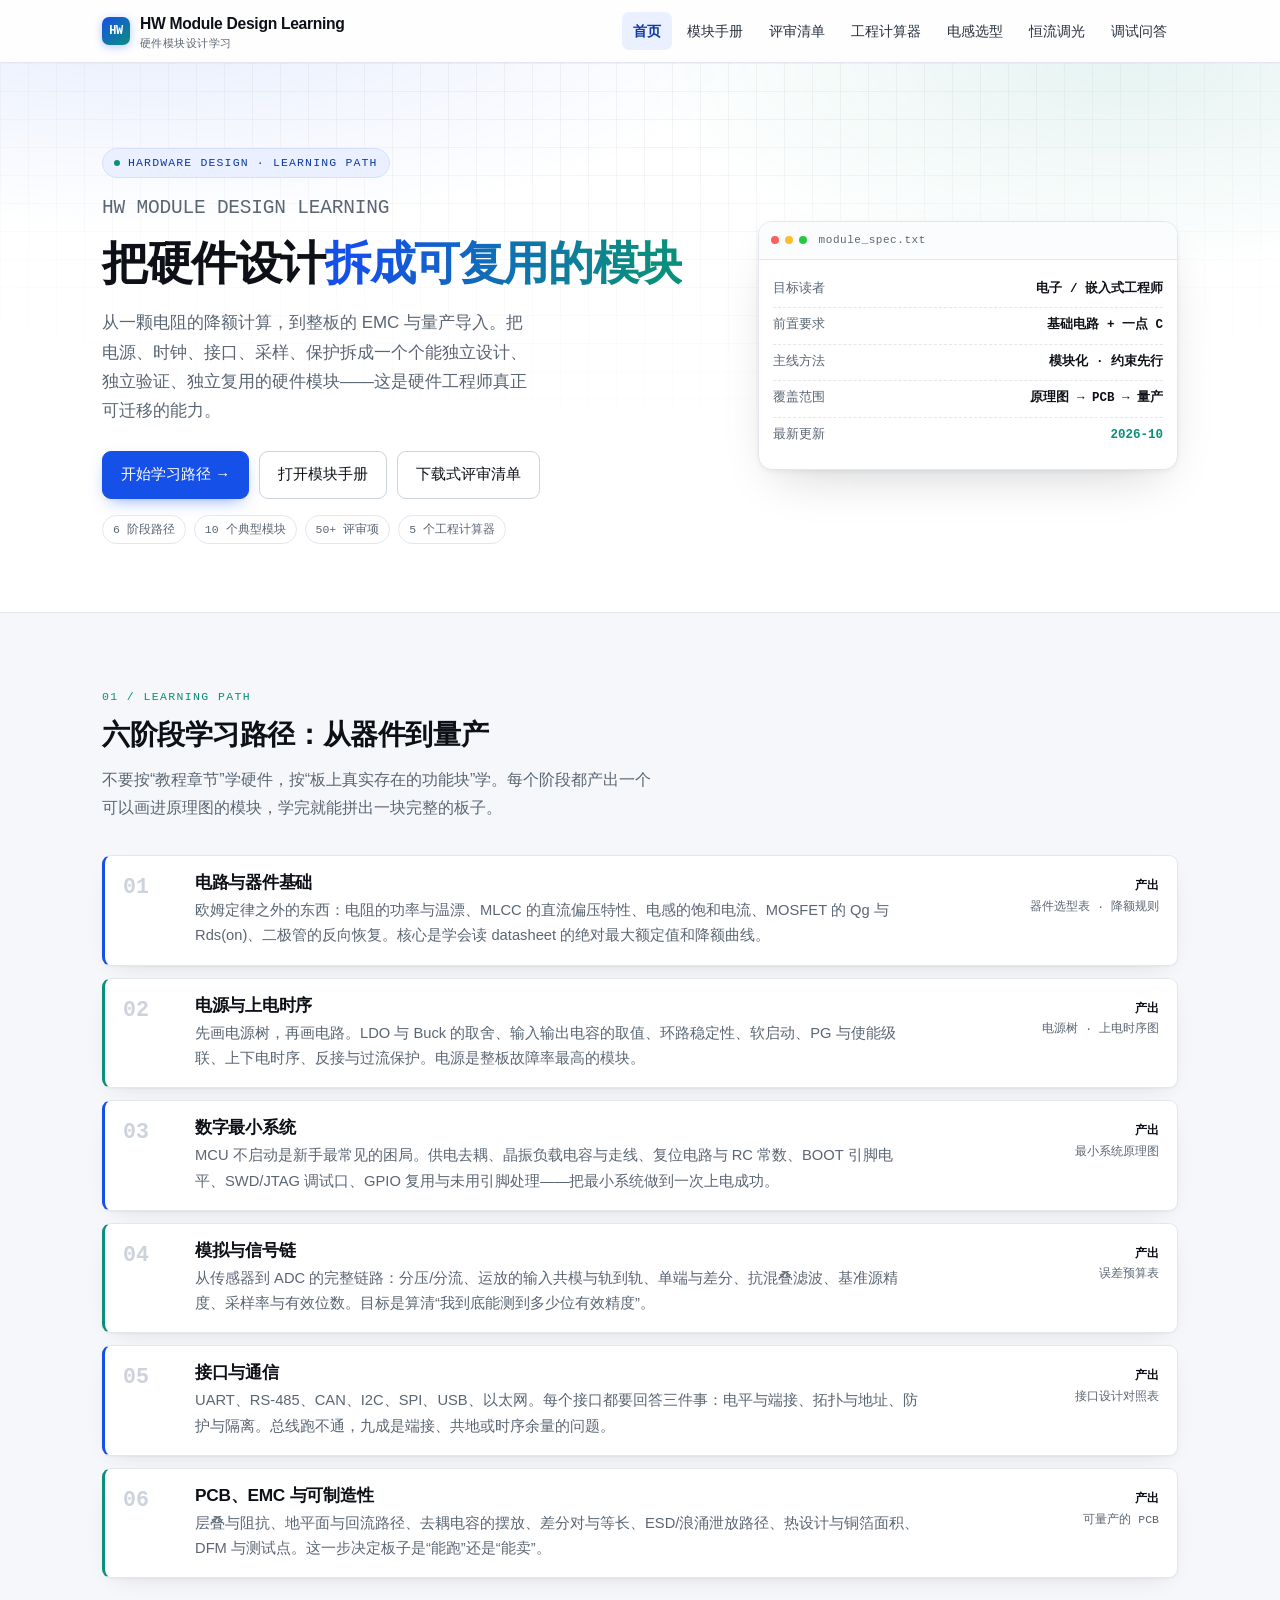
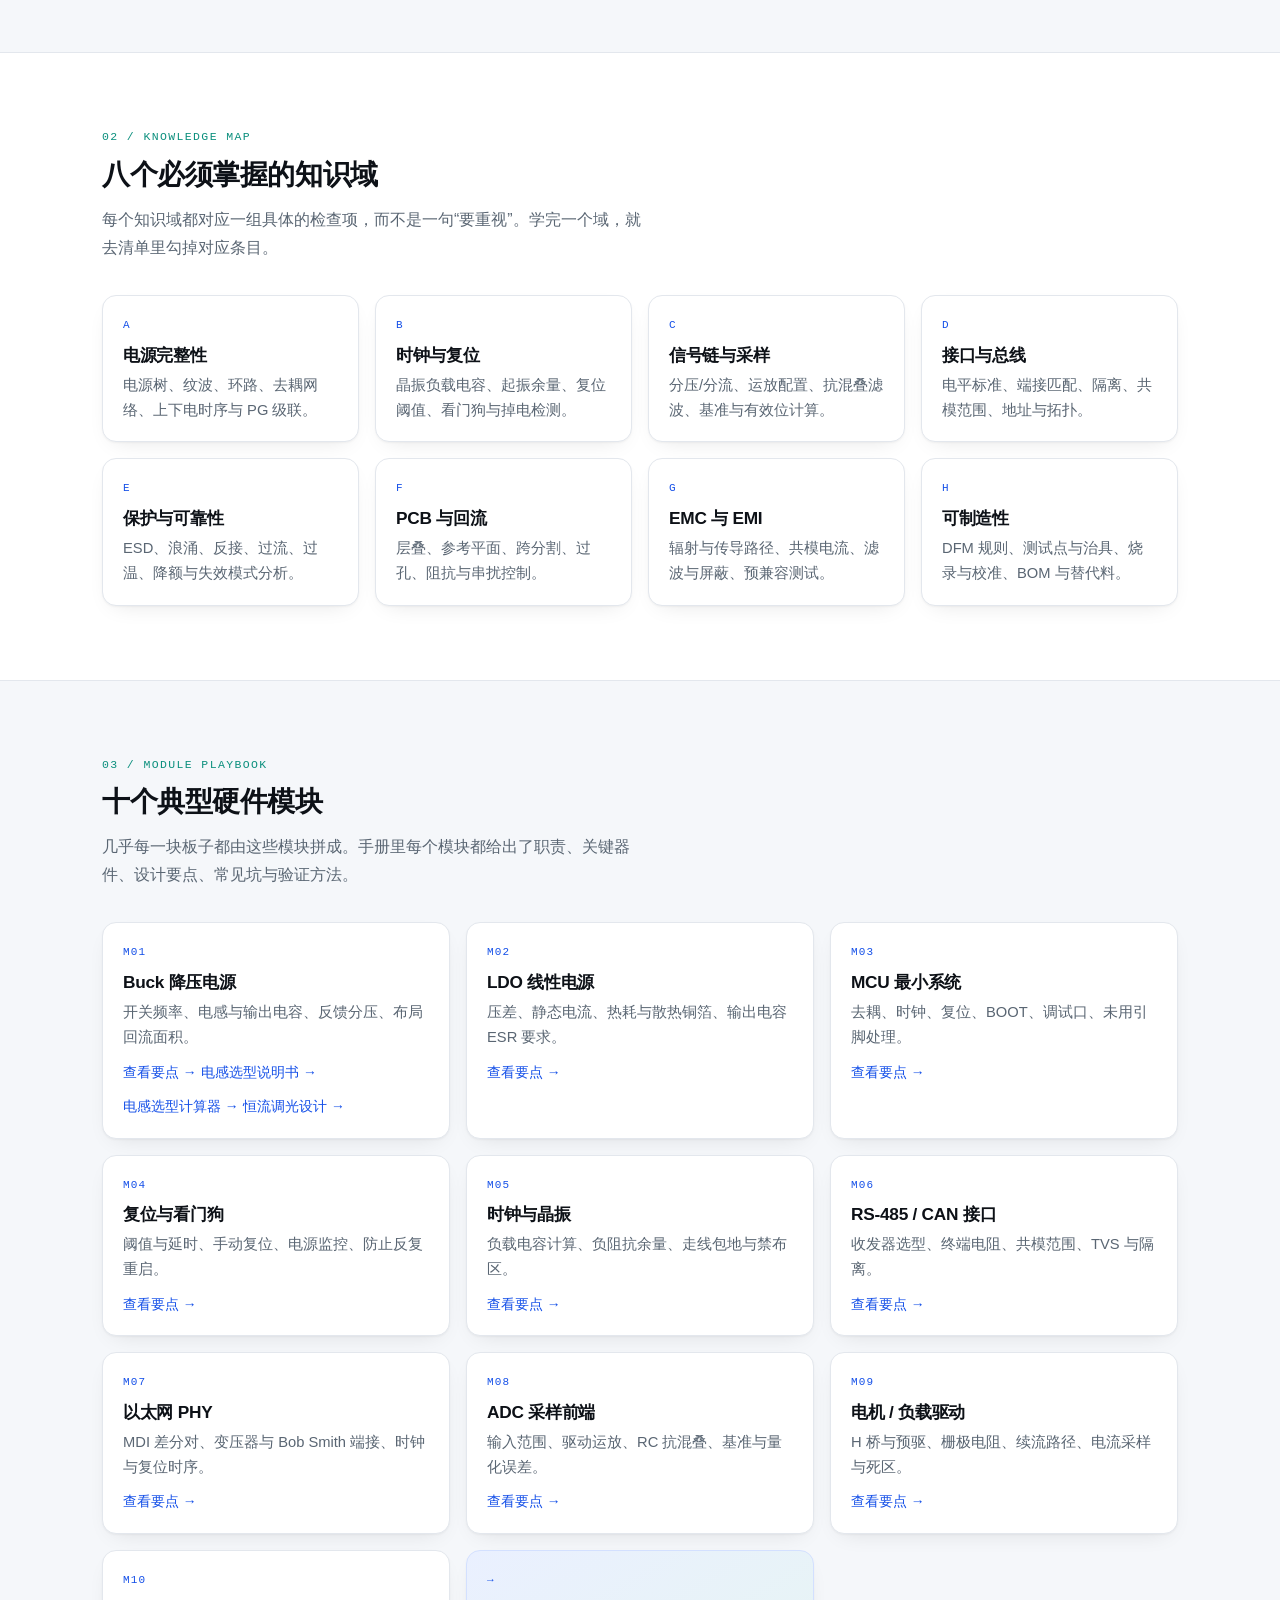
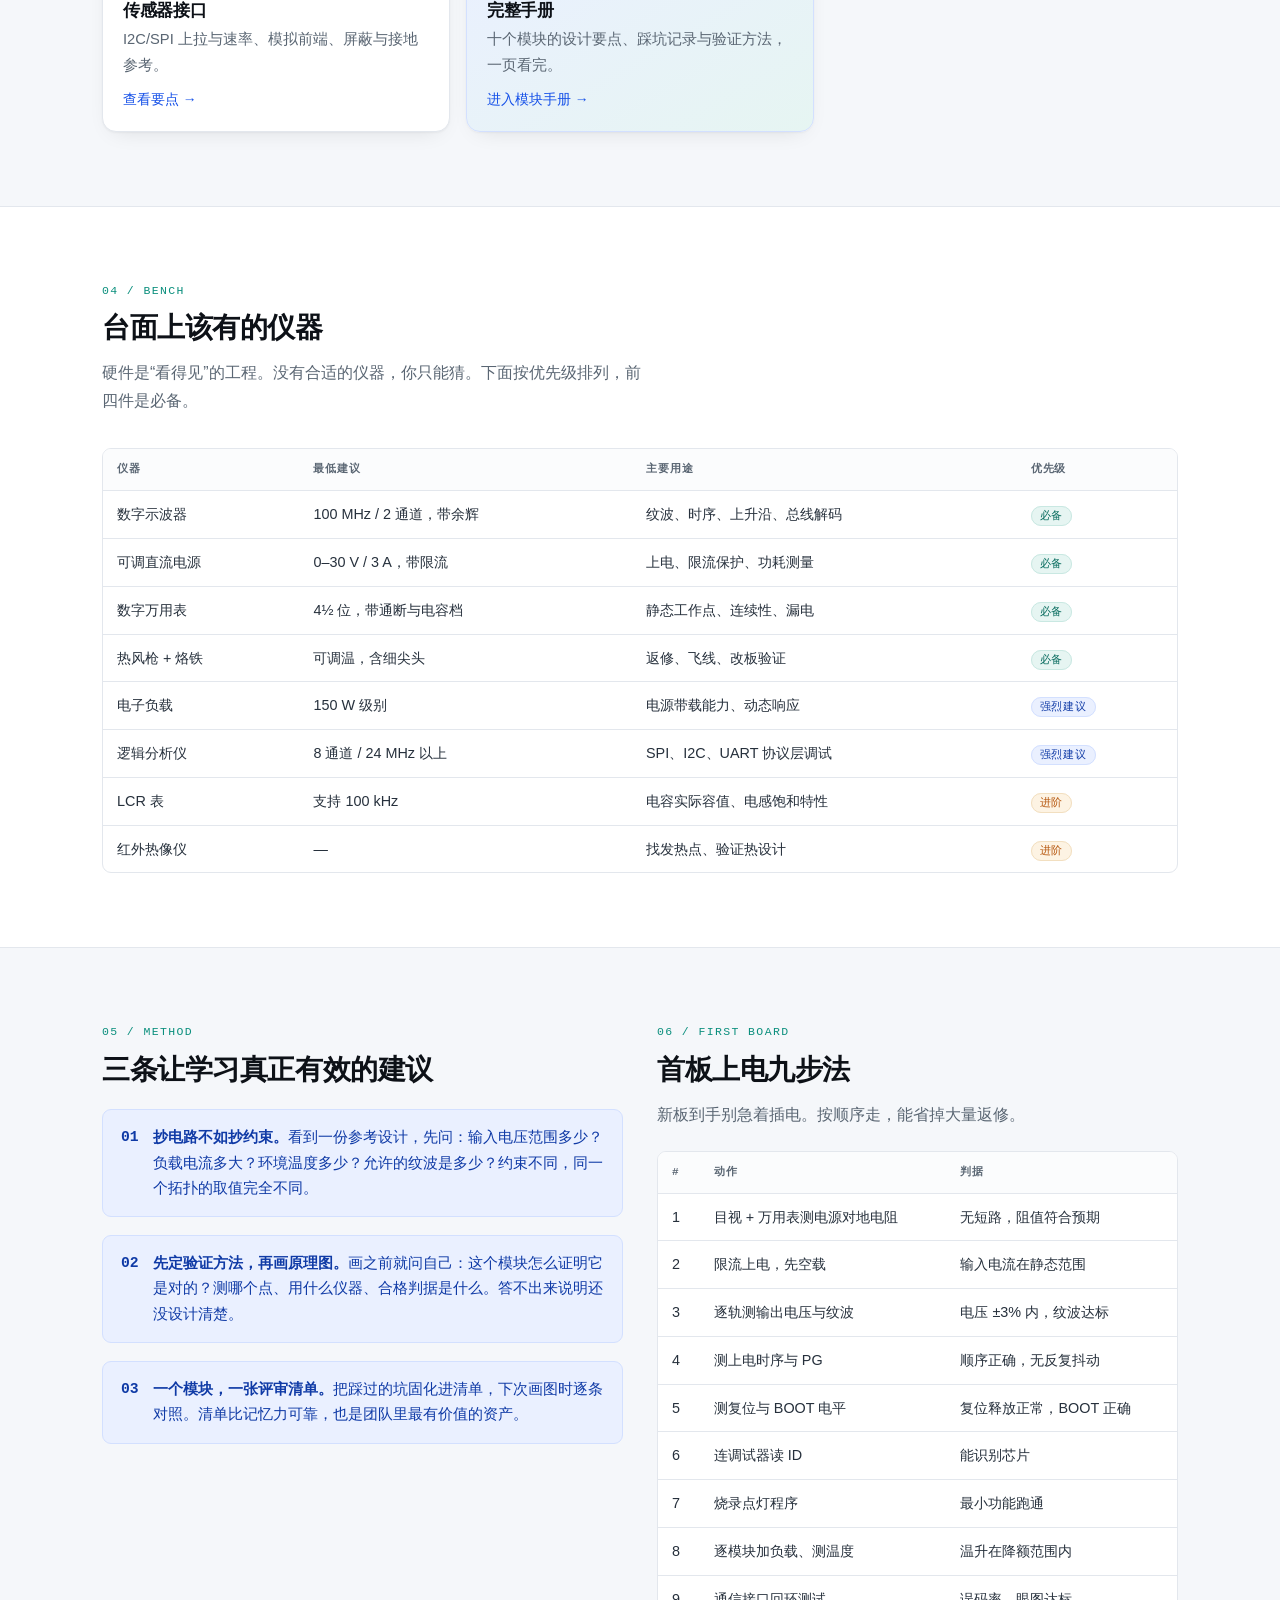
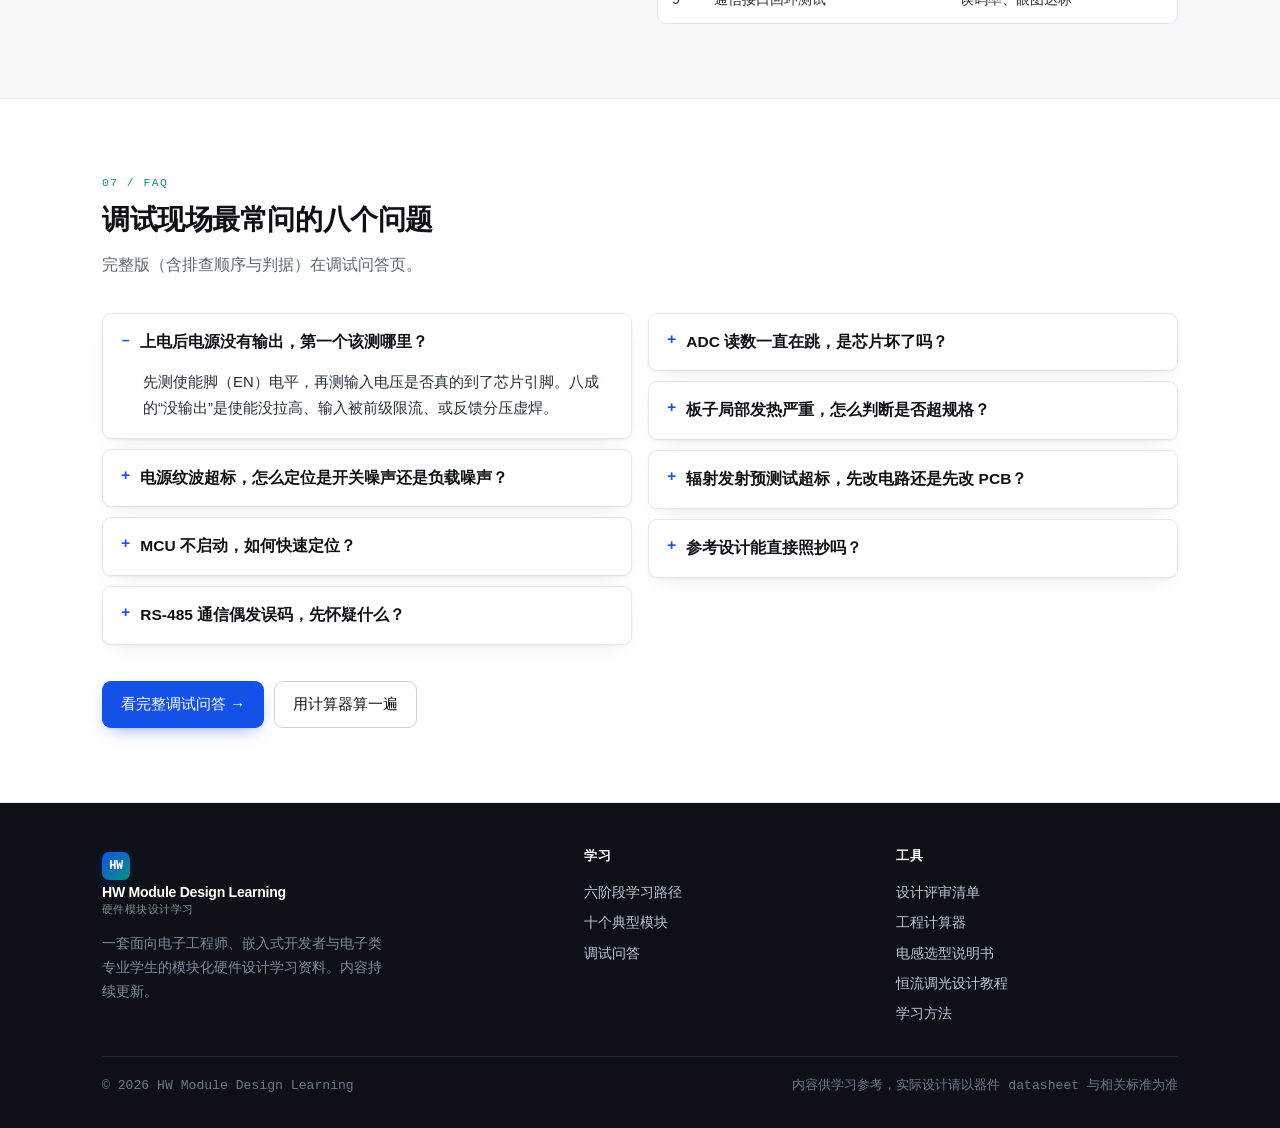
<file: index.html>
<!doctype html>
<html lang="zh-CN">
<head>
<meta charset="utf-8">
<meta name="viewport" content="width=device-width, initial-scale=1">
<title>HW Module Design Learning — 硬件模块设计学习：从原理图到量产的模块化路线</title>
<meta name="description" content="HW Module Design Learning 是一套面向电子工程师与嵌入式开发者的硬件模块设计学习站：6 阶段学习路径、10 个典型硬件模块设计要点、50+ 条设计评审清单、实用工程计算器，覆盖电源、时钟、接口、采样、保护、PCB、EMC 与可制造性。">
<meta name="keywords" content="硬件设计,硬件学习,模块化设计,原理图设计,PCB设计,电源设计,MCU最小系统,EMC,ESD,硬件工程师,电路设计入门,HW module design">
<meta name="author" content="HW Module Design Learning">
<meta name="robots" content="index, follow, max-image-preview:large">
<link rel="canonical" href="https://torylin1992-coder.github.io/hw-module-design-learning/">
<meta property="og:url" content="https://torylin1992-coder.github.io/hw-module-design-learning/">
<meta property="og:type" content="website">
<meta property="og:site_name" content="HW Module Design Learning">
<meta property="og:locale" content="zh_CN">
<meta property="og:title" content="HW Module Design Learning — 硬件模块设计学习">
<meta property="og:description" content="把硬件设计拆成可复用的模块：学习路径、模块设计手册、评审清单与工程计算器。">
<meta name="twitter:card" content="summary_large_image">
<meta name="theme-color" content="#1550e8">
<link rel="stylesheet" href="assets/style.css">
<link rel="icon" href="data:image/svg+xml,%3Csvg xmlns='http://www.w3.org/2000/svg' viewBox='0 0 32 32'%3E%3Crect width='32' height='32' rx='7' fill='%231550e8'/%3E%3Ctext x='16' y='22' font-family='monospace' font-size='13' font-weight='bold' fill='white' text-anchor='middle'%3EHW%3C/text%3E%3C/svg%3E">
<script type="application/ld+json">
{
  "@context": "https://schema.org",
  "@graph": [
    {
      "@type": "WebSite",
      "name": "HW Module Design Learning",
      "alternateName": "硬件模块设计学习",
      "inLanguage": "zh-CN",
      "description": "面向电子工程师与嵌入式开发者的模块化硬件设计学习站：学习路径、模块手册、评审清单与工程计算器。"
    },
    {
      "@type": "CollectionPage",
      "name": "HW Module Design Learning — 硬件模块设计学习",
      "description": "6 阶段学习路径、10 个典型硬件模块设计要点、56 条设计评审清单与 6 个工程计算器，覆盖电源、时钟、接口、采样、保护、PCB、EMC 与可制造性。",
      "inLanguage": "zh-CN",
      "isPartOf": {
        "@type": "WebSite",
        "name": "HW Module Design Learning"
      },
      "audience": {
        "@type": "Audience",
        "audienceType": "电子工程师、嵌入式开发者、电子类专业学生"
      },
      "about": [
        "硬件设计",
        "电路设计",
        "PCB 设计",
        "电源设计",
        "EMC"
      ]
    }
  ]
}
</script>
</head>
<body>

<header class="site-head">
  <div class="wrap">
    <a class="brand" href="index.html">
      <span class="brand-mark" aria-hidden="true">HW</span>
      <span>HW Module Design Learning<small>硬件模块设计学习</small></span>
    </a>
    <nav class="nav" aria-label="主导航">
      <a href="index.html" aria-current="page">首页</a>
      <a href="modules.html">模块手册</a>
      <a href="checklist.html">评审清单</a>
      <a href="calculators.html">工程计算器</a>
      <a href="inductor-selection.html">电感选型</a>
      <a href="constant-current-dimming.html">恒流调光</a>
      <a href="faq.html">调试问答</a>
    </nav>
  </div>
</header>

<main>

<section class="hero" style="padding:0">
  <div class="wrap">
    <div class="hero-grid">
      <div>
        <span class="kicker"><span class="dot"></span>HARDWARE DESIGN · LEARNING PATH</span>
        <h1>
          <span class="en">HW MODULE DESIGN LEARNING</span>
          把硬件设计<span class="grad">拆成可复用的模块</span>
        </h1>
        <p class="lede">从一颗电阻的降额计算，到整板的 EMC 与量产导入。把电源、时钟、接口、采样、保护拆成一个个能独立设计、独立验证、独立复用的硬件模块——这是硬件工程师真正可迁移的能力。</p>
        <div class="cta-row">
          <a class="btn btn-primary" href="#path">开始学习路径 →</a>
          <a class="btn" href="modules.html">打开模块手册</a>
          <a class="btn btn-ghost" href="checklist.html">下载式评审清单</a>
        </div>
        <div class="pill-row">
          <span class="pill">6 阶段路径</span>
          <span class="pill">10 个典型模块</span>
          <span class="pill">50+ 评审项</span>
          <span class="pill">5 个工程计算器</span>
        </div>
      </div>

      <aside class="spec-panel" aria-label="站点概览">
        <div class="bar"><i></i><i></i><i></i><span>module_spec.txt</span></div>
        <ul>
          <li><span>目标读者</span><b>电子 / 嵌入式工程师</b></li>
          <li><span>前置要求</span><b>基础电路 + 一点 C</b></li>
          <li><span>主线方法</span><b>模块化 · 约束先行</b></li>
          <li><span>覆盖范围</span><b>原理图 → PCB → 量产</b></li>
          <li><span>最新更新</span><b class="ok">2026-10</b></li>
        </ul>
      </aside>
    </div>
  </div>
</section>

<section id="path">
  <div class="wrap">
    <div class="section-head">
      <span class="eyebrow">01 / Learning Path</span>
      <h2>六阶段学习路径：从器件到量产</h2>
      <p>不要按“教程章节”学硬件，按“板上真实存在的功能块”学。每个阶段都产出一个可以画进原理图的模块，学完就能拼出一块完整的板子。</p>
    </div>

    <div class="path">
      <article class="step">
        <div class="idx">01</div>
        <div>
          <h3>电路与器件基础</h3>
          <p>欧姆定律之外的东西：电阻的功率与温漂、MLCC 的直流偏压特性、电感的饱和电流、MOSFET 的 Qg 与 Rds(on)、二极管的反向恢复。核心是学会读 datasheet 的绝对最大额定值和降额曲线。</p>
        </div>
        <div class="meta"><b>产出</b>器件选型表 · 降额规则</div>
      </article>

      <article class="step">
        <div class="idx">02</div>
        <div>
          <h3>电源与上电时序</h3>
          <p>先画电源树，再画电路。LDO 与 Buck 的取舍、输入输出电容的取值、环路稳定性、软启动、PG 与使能级联、上下电时序、反接与过流保护。电源是整板故障率最高的模块。</p>
        </div>
        <div class="meta"><b>产出</b>电源树 · 上电时序图</div>
      </article>

      <article class="step">
        <div class="idx">03</div>
        <div>
          <h3>数字最小系统</h3>
          <p>MCU 不启动是新手最常见的困局。供电去耦、晶振负载电容与走线、复位电路与 RC 常数、BOOT 引脚电平、SWD/JTAG 调试口、GPIO 复用与未用引脚处理——把最小系统做到一次上电成功。</p>
        </div>
        <div class="meta"><b>产出</b>最小系统原理图</div>
      </article>

      <article class="step">
        <div class="idx">04</div>
        <div>
          <h3>模拟与信号链</h3>
          <p>从传感器到 ADC 的完整链路：分压/分流、运放的输入共模与轨到轨、单端与差分、抗混叠滤波、基准源精度、采样率与有效位数。目标是算清“我到底能测到多少位有效精度”。</p>
        </div>
        <div class="meta"><b>产出</b>误差预算表</div>
      </article>

      <article class="step">
        <div class="idx">05</div>
        <div>
          <h3>接口与通信</h3>
          <p>UART、RS-485、CAN、I2C、SPI、USB、以太网。每个接口都要回答三件事：电平与端接、拓扑与地址、防护与隔离。总线跑不通，九成是端接、共地或时序余量的问题。</p>
        </div>
        <div class="meta"><b>产出</b>接口设计对照表</div>
      </article>

      <article class="step">
        <div class="idx">06</div>
        <div>
          <h3>PCB、EMC 与可制造性</h3>
          <p>层叠与阻抗、地平面与回流路径、去耦电容的摆放、差分对与等长、ESD/浪涌泄放路径、热设计与铜箔面积、DFM 与测试点。这一步决定板子是“能跑”还是“能卖”。</p>
        </div>
        <div class="meta"><b>产出</b>可量产的 PCB</div>
      </article>
    </div>
  </div>
</section>

<section class="alt">
  <div class="wrap">
    <div class="section-head">
      <span class="eyebrow">02 / Knowledge Map</span>
      <h2>八个必须掌握的知识域</h2>
      <p>每个知识域都对应一组具体的检查项，而不是一句“要重视”。学完一个域，就去清单里勾掉对应条目。</p>
    </div>
    <div class="grid g4">
      <article class="card"><span class="num">A</span><h3>电源完整性</h3><p>电源树、纹波、环路、去耦网络、上下电时序与 PG 级联。</p></article>
      <article class="card"><span class="num">B</span><h3>时钟与复位</h3><p>晶振负载电容、起振余量、复位阈值、看门狗与掉电检测。</p></article>
      <article class="card"><span class="num">C</span><h3>信号链与采样</h3><p>分压/分流、运放配置、抗混叠滤波、基准与有效位计算。</p></article>
      <article class="card"><span class="num">D</span><h3>接口与总线</h3><p>电平标准、端接匹配、隔离、共模范围、地址与拓扑。</p></article>
      <article class="card"><span class="num">E</span><h3>保护与可靠性</h3><p>ESD、浪涌、反接、过流、过温、降额与失效模式分析。</p></article>
      <article class="card"><span class="num">F</span><h3>PCB 与回流</h3><p>层叠、参考平面、跨分割、过孔、阻抗与串扰控制。</p></article>
      <article class="card"><span class="num">G</span><h3>EMC 与 EMI</h3><p>辐射与传导路径、共模电流、滤波与屏蔽、预兼容测试。</p></article>
      <article class="card"><span class="num">H</span><h3>可制造性</h3><p>DFM 规则、测试点与治具、烧录与校准、BOM 与替代料。</p></article>
    </div>
  </div>
</section>

<section>
  <div class="wrap">
    <div class="section-head">
      <span class="eyebrow">03 / Module Playbook</span>
      <h2>十个典型硬件模块</h2>
      <p>几乎每一块板子都由这些模块拼成。手册里每个模块都给出了职责、关键器件、设计要点、常见坑与验证方法。</p>
    </div>
    <div class="grid g3">
      <article class="card"><span class="num">M01</span><h3>Buck 降压电源</h3><p>开关频率、电感与输出电容、反馈分压、布局回流面积。</p><a class="more" href="modules.html#m01">查看要点 →</a> <a class="more" href="inductor-selection.html">电感选型说明书 →</a> <a class="more" href="calculators.html#c7">电感选型计算器 →</a> <a class="more" href="constant-current-dimming.html">恒流调光设计 →</a></article>
      <article class="card"><span class="num">M02</span><h3>LDO 线性电源</h3><p>压差、静态电流、热耗与散热铜箔、输出电容 ESR 要求。</p><a class="more" href="modules.html#m02">查看要点 →</a></article>
      <article class="card"><span class="num">M03</span><h3>MCU 最小系统</h3><p>去耦、时钟、复位、BOOT、调试口、未用引脚处理。</p><a class="more" href="modules.html#m03">查看要点 →</a></article>
      <article class="card"><span class="num">M04</span><h3>复位与看门狗</h3><p>阈值与延时、手动复位、电源监控、防止反复重启。</p><a class="more" href="modules.html#m04">查看要点 →</a></article>
      <article class="card"><span class="num">M05</span><h3>时钟与晶振</h3><p>负载电容计算、负阻抗余量、走线包地与禁布区。</p><a class="more" href="modules.html#m05">查看要点 →</a></article>
      <article class="card"><span class="num">M06</span><h3>RS-485 / CAN 接口</h3><p>收发器选型、终端电阻、共模范围、TVS 与隔离。</p><a class="more" href="modules.html#m06">查看要点 →</a></article>
      <article class="card"><span class="num">M07</span><h3>以太网 PHY</h3><p>MDI 差分对、变压器与 Bob Smith 端接、时钟与复位时序。</p><a class="more" href="modules.html#m07">查看要点 →</a></article>
      <article class="card"><span class="num">M08</span><h3>ADC 采样前端</h3><p>输入范围、驱动运放、RC 抗混叠、基准与量化误差。</p><a class="more" href="modules.html#m08">查看要点 →</a></article>
      <article class="card"><span class="num">M09</span><h3>电机 / 负载驱动</h3><p>H 桥与预驱、栅极电阻、续流路径、电流采样与死区。</p><a class="more" href="modules.html#m09">查看要点 →</a></article>
      <article class="card"><span class="num">M10</span><h3>传感器接口</h3><p>I2C/SPI 上拉与速率、模拟前端、屏蔽与接地参考。</p><a class="more" href="modules.html#m10">查看要点 →</a></article>
      <article class="card" style="background:linear-gradient(150deg,#eaf0ff,#e6f5f2);border-color:#d3e0ff">
        <span class="num">→</span><h3>完整手册</h3><p>十个模块的设计要点、踩坑记录与验证方法，一页看完。</p><a class="more" href="modules.html">进入模块手册 →</a>
      </article>
    </div>
  </div>
</section>

<section class="alt">
  <div class="wrap">
    <div class="section-head">
      <span class="eyebrow">04 / Bench</span>
      <h2>台面上该有的仪器</h2>
      <p>硬件是“看得见”的工程。没有合适的仪器，你只能猜。下面按优先级排列，前四件是必备。</p>
    </div>
    <div class="table-wrap">
      <table>
        <thead><tr><th>仪器</th><th>最低建议</th><th>主要用途</th><th>优先级</th></tr></thead>
        <tbody>
          <tr><td>数字示波器</td><td>100 MHz / 2 通道，带余辉</td><td>纹波、时序、上升沿、总线解码</td><td><span class="tag">必备</span></td></tr>
          <tr><td>可调直流电源</td><td>0–30 V / 3 A，带限流</td><td>上电、限流保护、功耗测量</td><td><span class="tag">必备</span></td></tr>
          <tr><td>数字万用表</td><td>4½ 位，带通断与电容档</td><td>静态工作点、连续性、漏电</td><td><span class="tag">必备</span></td></tr>
          <tr><td>热风枪 + 烙铁</td><td>可调温，含细尖头</td><td>返修、飞线、改板验证</td><td><span class="tag">必备</span></td></tr>
          <tr><td>电子负载</td><td>150 W 级别</td><td>电源带载能力、动态响应</td><td><span class="tag blue">强烈建议</span></td></tr>
          <tr><td>逻辑分析仪</td><td>8 通道 / 24 MHz 以上</td><td>SPI、I2C、UART 协议层调试</td><td><span class="tag blue">强烈建议</span></td></tr>
          <tr><td>LCR 表</td><td>支持 100 kHz</td><td>电容实际容值、电感饱和特性</td><td><span class="tag warn">进阶</span></td></tr>
          <tr><td>红外热像仪</td><td>—</td><td>找发热点、验证热设计</td><td><span class="tag warn">进阶</span></td></tr>
        </tbody>
      </table>
    </div>
  </div>
</section>

<section>
  <div class="wrap">
    <div class="grid g2" style="align-items:start;gap:34px">
      <div>
        <div class="section-head" style="margin-bottom:22px">
          <span class="eyebrow">05 / Method</span>
          <h2>三条让学习真正有效的建议</h2>
        </div>
        <div class="callout">
          <span class="ico">01</span>
          <p><strong>抄电路不如抄约束。</strong>看到一份参考设计，先问：输入电压范围多少？负载电流多大？环境温度多少？允许的纹波是多少？约束不同，同一个拓扑的取值完全不同。</p>
        </div>
        <div class="callout">
          <span class="ico">02</span>
          <p><strong>先定验证方法，再画原理图。</strong>画之前就问自己：这个模块怎么证明它是对的？测哪个点、用什么仪器、合格判据是什么。答不出来说明还没设计清楚。</p>
        </div>
        <div class="callout">
          <span class="ico">03</span>
          <p><strong>一个模块，一张评审清单。</strong>把踩过的坑固化进清单，下次画图时逐条对照。清单比记忆力可靠，也是团队里最有价值的资产。</p>
        </div>
      </div>
      <div>
        <div class="section-head" style="margin-bottom:22px">
          <span class="eyebrow">06 / First Board</span>
          <h2>首板上电九步法</h2>
          <p>新板到手别急着插电。按顺序走，能省掉大量返修。</p>
        </div>
        <div class="table-wrap">
          <table>
            <thead><tr><th>#</th><th>动作</th><th>判据</th></tr></thead>
            <tbody>
              <tr><td>1</td><td>目视 + 万用表测电源对地电阻</td><td>无短路，阻值符合预期</td></tr>
              <tr><td>2</td><td>限流上电，先空载</td><td>输入电流在静态范围</td></tr>
              <tr><td>3</td><td>逐轨测输出电压与纹波</td><td>电压 ±3% 内，纹波达标</td></tr>
              <tr><td>4</td><td>测上电时序与 PG</td><td>顺序正确，无反复抖动</td></tr>
              <tr><td>5</td><td>测复位与 BOOT 电平</td><td>复位释放正常，BOOT 正确</td></tr>
              <tr><td>6</td><td>连调试器读 ID</td><td>能识别芯片</td></tr>
              <tr><td>7</td><td>烧录点灯程序</td><td>最小功能跑通</td></tr>
              <tr><td>8</td><td>逐模块加负载、测温度</td><td>温升在降额范围内</td></tr>
              <tr><td>9</td><td>通信接口回环测试</td><td>误码率、眼图达标</td></tr>
            </tbody>
          </table>
        </div>
      </div>
    </div>
  </div>
</section>

<section class="alt">
  <div class="wrap">
    <div class="section-head">
      <span class="eyebrow">07 / FAQ</span>
      <h2>调试现场最常问的八个问题</h2>
      <p>完整版（含排查顺序与判据）在调试问答页。</p>
    </div>
    <div class="grid g2">
      <div>
        <details class="faq" open>
          <summary>上电后电源没有输出，第一个该测哪里？</summary>
          <div class="body"><p>先测使能脚（EN）电平，再测输入电压是否真的到了芯片引脚。八成的“没输出”是使能没拉高、输入被前级限流、或反馈分压虚焊。</p></div>
        </details>
        <details class="faq">
          <summary>电源纹波超标，怎么定位是开关噪声还是负载噪声？</summary>
          <div class="body"><p>空载与满载各测一次。空载仍大 → 环路或布局；满载才大 → 输入电容/电感不足或地弹。注意探头必须用弹簧地环，长地线本身会引入几十 mV 假纹波。</p></div>
        </details>
        <details class="faq">
          <summary>MCU 不启动，如何快速定位？</summary>
          <div class="body"><p>按“电—钟—复—口”顺序：供电是否全部到位、晶振是否起振、复位是否释放、调试口能否识别。任一步断掉就停在那里，不要跳步。</p></div>
        </details>
        <details class="faq">
          <summary>RS-485 通信偶发误码，先怀疑什么？</summary>
          <div class="body"><p>先看共地与共模电压，再看终端电阻是否只在两端、是否多余。长线两端不共地时的共模漂移是最常见的根因，隔离收发器往往比换线更有效。</p></div>
        </details>
      </div>
      <div>
        <details class="faq">
          <summary>ADC 读数一直在跳，是芯片坏了吗？</summary>
          <div class="body"><p>几乎不是。先看基准是否干净、采样保持电容驱动是否足够、模拟地与数字地是否在敏感处被大电流污染。用示波器看输入端真实波形，比看读数有用。</p></div>
        </details>
        <details class="faq">
          <summary>板子局部发热严重，怎么判断是否超规格？</summary>
          <div class="body"><p>用热像仪读器件表面温度，加上 datasheet 的 θJA 反推结温，再对照降额要求（一般结温不超过最大值的 80%）。别用“摸着烫”当判据。</p></div>
        </details>
        <details class="faq">
          <summary>辐射发射预测试超标，先改电路还是先改 PCB？</summary>
          <div class="body"><p>先定位频点归属哪个模块（关掉/旁路逐个验证），再决定。高频窄带通常是时钟或开关电源，宽带往往是接口线缆的共模电流——后者改共模电感与接地更有效。</p></div>
        </details>
        <details class="faq">
          <summary>参考设计能直接照抄吗？</summary>
          <div class="body"><p>拓扑可以抄，取值不能。器件参数由输入范围、负载、温度和成本共同决定。抄之前先把参考设计的约束条件还原出来，再判断是否覆盖你的场景。</p></div>
        </details>
      </div>
    </div>
    <div class="cta-row" style="margin-top:26px">
      <a class="btn btn-primary" href="faq.html">看完整调试问答 →</a>
      <a class="btn" href="calculators.html">用计算器算一遍</a>
    </div>
  </div>
</section>

</main>

<footer class="site-foot">
  <div class="wrap">
    <div class="fgrid">
      <div>
        <a class="brand" href="index.html">
          <span class="brand-mark" aria-hidden="true">HW</span>
          <span>HW Module Design Learning<small>硬件模块设计学习</small></span>
        </a>
        <p>一套面向电子工程师、嵌入式开发者与电子类专业学生的模块化硬件设计学习资料。内容持续更新。</p>
      </div>
      <div>
        <h4>学习</h4>
        <a href="index.html#path">六阶段学习路径</a>
        <a href="modules.html">十个典型模块</a>
        <a href="faq.html">调试问答</a>
      </div>
      <div>
        <h4>工具</h4>
        <a href="checklist.html">设计评审清单</a>
        <a href="calculators.html">工程计算器</a>
        <a href="inductor-selection.html">电感选型说明书</a>
        <a href="constant-current-dimming.html">恒流调光设计教程</a>
        <a href="index.html#path">学习方法</a>
      </div>
    </div>
    <div class="bottom">
      <span>© 2026 HW Module Design Learning</span>
      <span>内容供学习参考，实际设计请以器件 datasheet 与相关标准为准</span>
    </div>
  </div>
</footer>

</body>
</html>
</file>
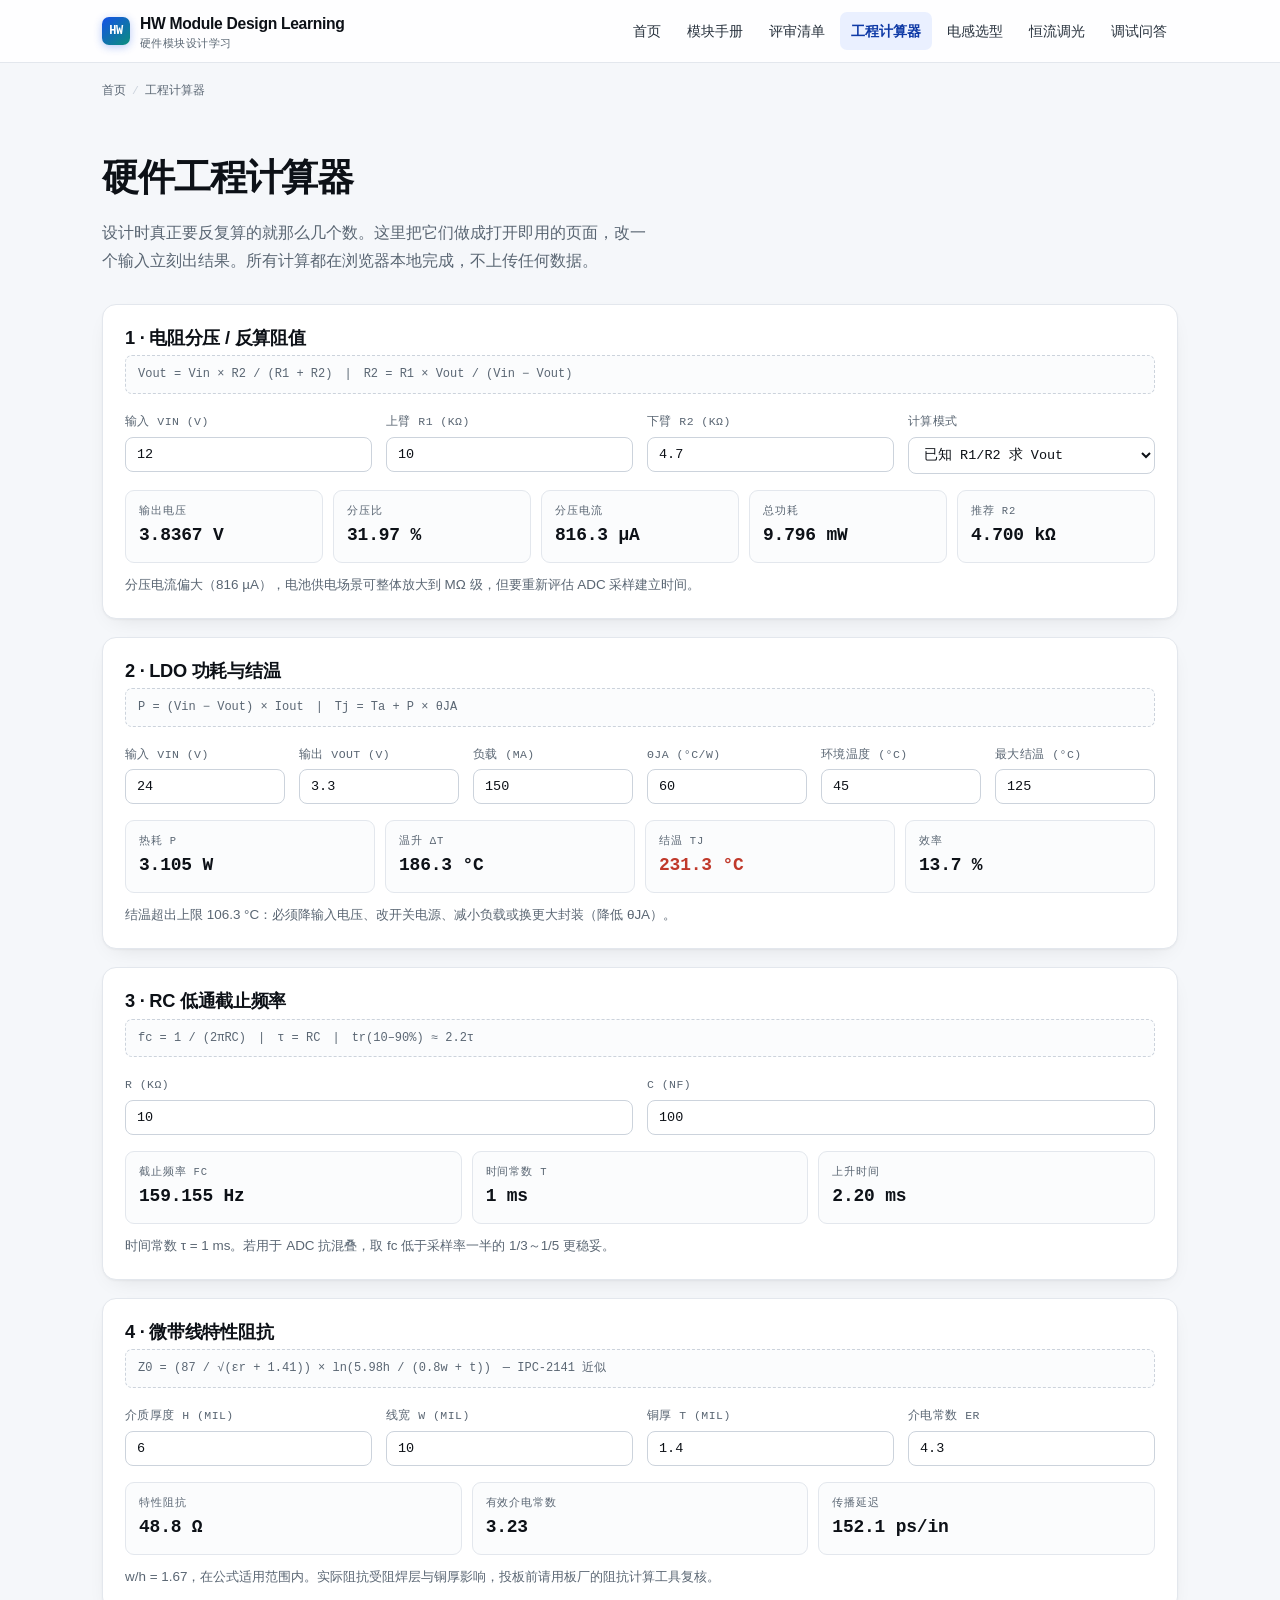
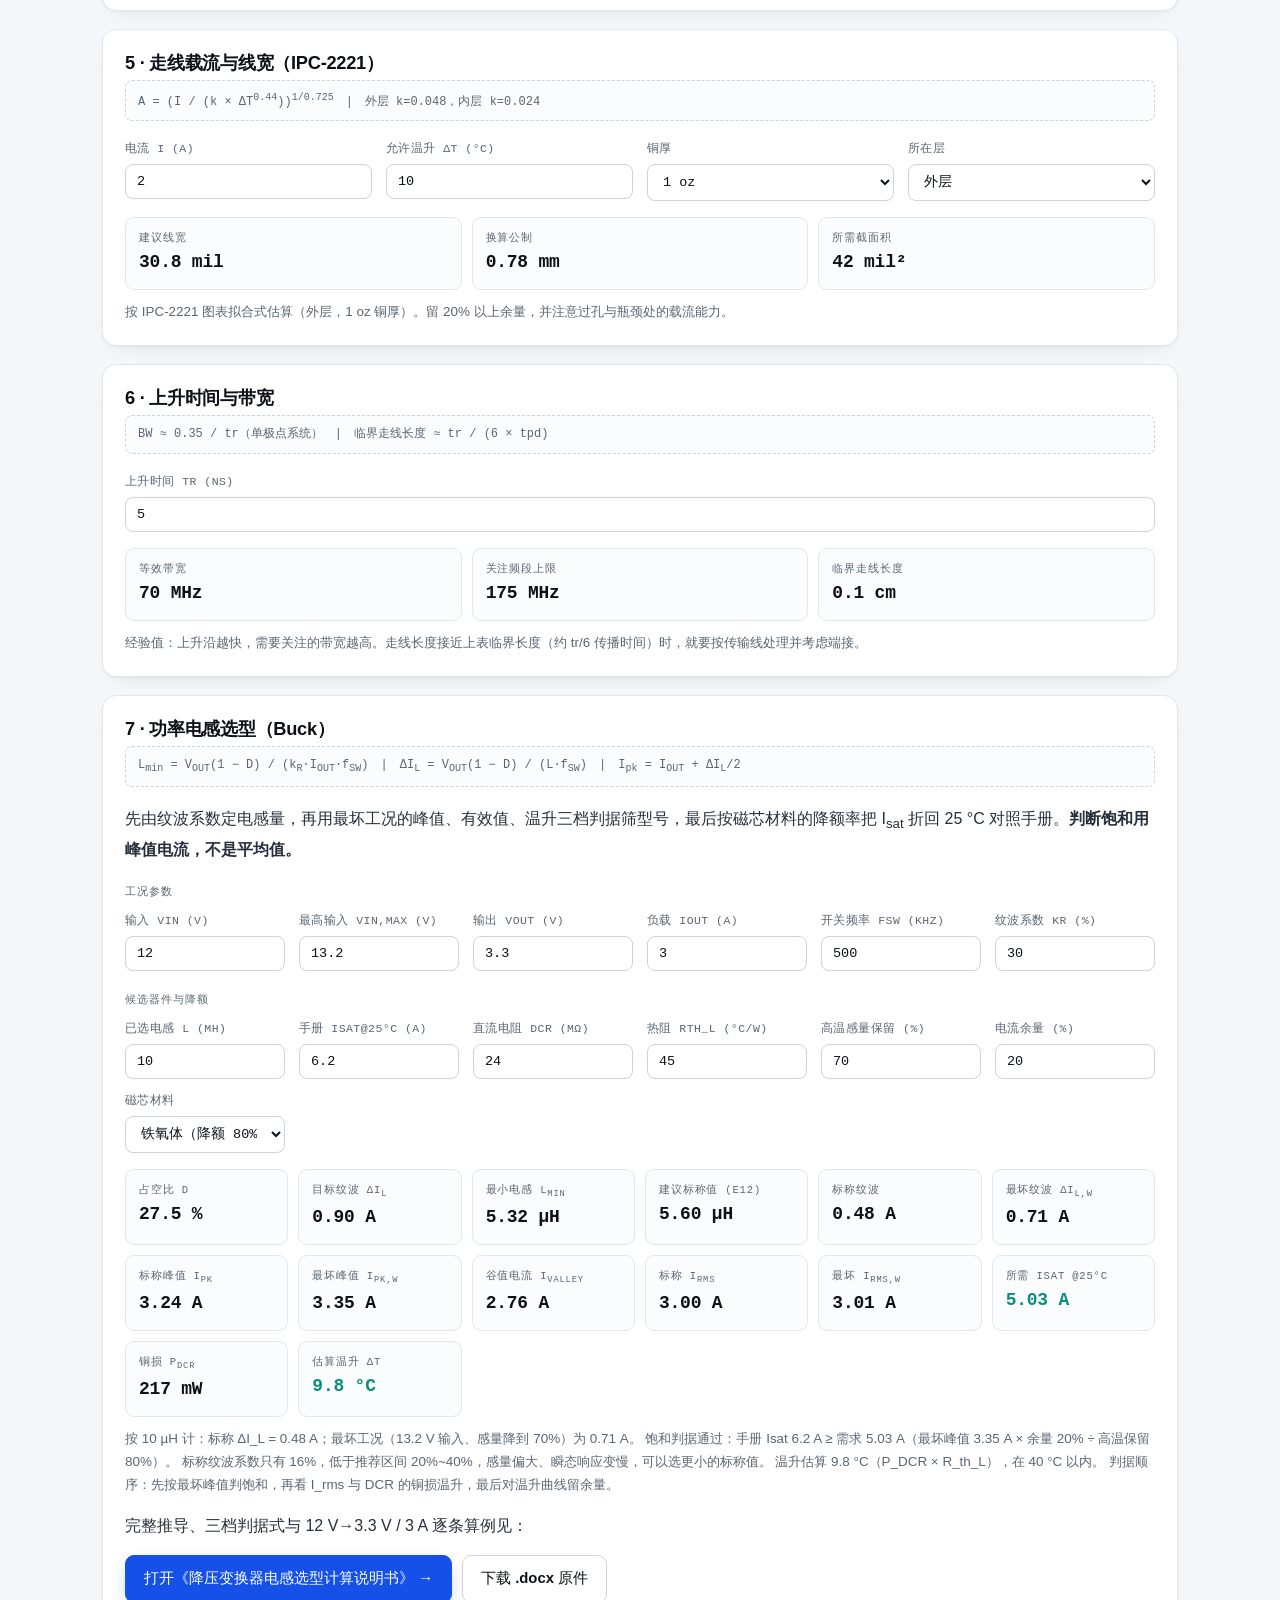
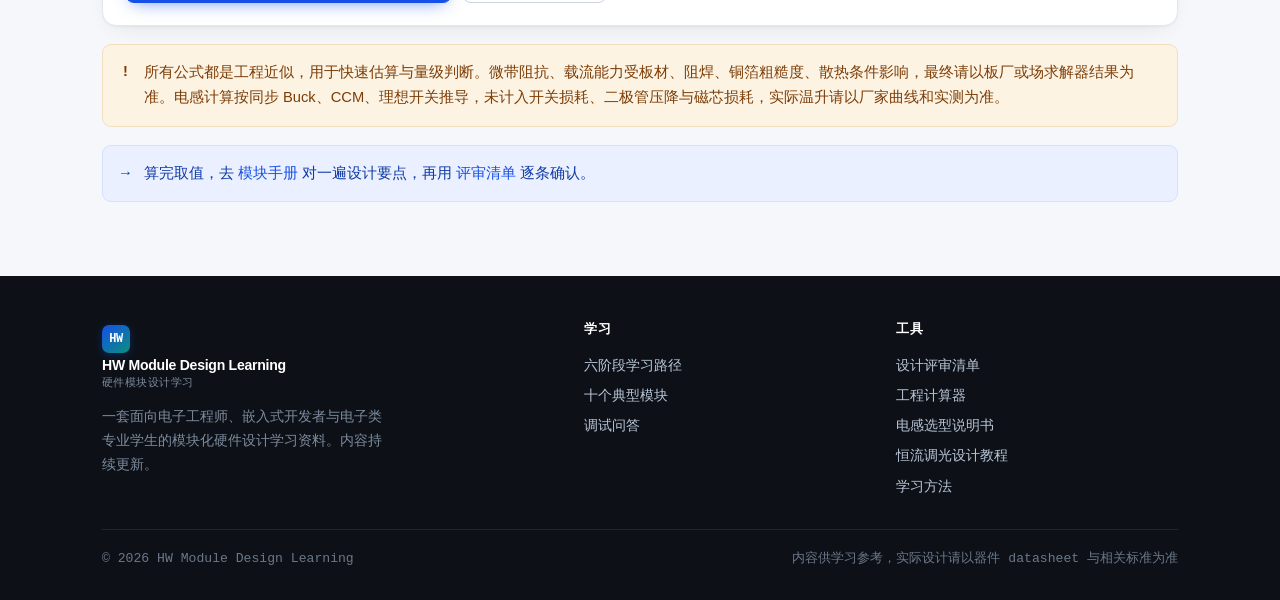
<file: calculators.html>
<!doctype html>
<html lang="zh-CN">
<head>
<meta charset="utf-8">
<meta name="viewport" content="width=device-width, initial-scale=1">
<title>硬件工程计算器 — 分压 / LDO 热耗 / RC 滤波 / 微带阻抗 / 走线载流 / Buck 电感选型 | HW Module Design Learning</title>
<meta name="description" content="七个常用的硬件设计计算器：电阻分压与反算、LDO 功耗与结温、RC 低通截止频率、微带线特性阻抗、IPC-2221 走线载流线宽、上升时间与带宽换算、Buck 功率电感选型（纹波、峰值电流、Isat 降额）。打开即用，无需注册。">
<meta name="keywords" content="分压电阻计算,LDO功耗计算,结温计算,RC滤波截止频率,微带线阻抗计算,走线宽度计算,IPC-2221,上升时间带宽,Buck电感计算,电感选型,纹波电流计算,饱和电流Isat">
<meta name="robots" content="index, follow">
<link rel="canonical" href="https://torylin1992-coder.github.io/hw-module-design-learning/calculators.html">
<meta property="og:url" content="https://torylin1992-coder.github.io/hw-module-design-learning/calculators.html">
<meta property="og:type" content="website">
<meta property="og:site_name" content="HW Module Design Learning">
<meta property="og:title" content="硬件工程计算器 — 七个常用在线估算工具">
<meta property="og:description" content="分压、LDO 热耗、RC 滤波、微带阻抗、走线载流、上升时间带宽，以及 Buck 功率电感选型，一页算完。">
<link rel="stylesheet" href="assets/style.css">
<link rel="icon" href="data:image/svg+xml,%3Csvg xmlns='http://www.w3.org/2000/svg' viewBox='0 0 32 32'%3E%3Crect width='32' height='32' rx='7' fill='%231550e8'/%3E%3Ctext x='16' y='22' font-family='monospace' font-size='13' font-weight='bold' fill='white' text-anchor='middle'%3EHW%3C/text%3E%3C/svg%3E">
<script type="application/ld+json">
{
  "@context": "https://schema.org",
  "@type": "WebApplication",
  "name": "硬件工程计算器",
  "description": "电阻分压与反算、LDO 功耗与结温、RC 低通截止频率、微带线特性阻抗、IPC-2221 走线载流线宽、上升时间与带宽换算、Buck 功率电感选型（纹波电流、峰值电流、Isat 降额）。",
  "inLanguage": "zh-CN",
  "applicationCategory": "UtilitiesApplication",
  "operatingSystem": "Any",
  "isAccessibleForFree": true,
  "offers": {
    "@type": "Offer",
    "price": "0",
    "priceCurrency": "CNY"
  },
  "isPartOf": {
    "@type": "WebSite",
    "name": "HW Module Design Learning"
  }
}
</script>
</head>
<body>

<header class="site-head">
  <div class="wrap">
    <a class="brand" href="index.html">
      <span class="brand-mark" aria-hidden="true">HW</span>
      <span>HW Module Design Learning<small>硬件模块设计学习</small></span>
    </a>
    <nav class="nav" aria-label="主导航">
      <a href="index.html">首页</a>
      <a href="modules.html">模块手册</a>
      <a href="checklist.html">评审清单</a>
      <a href="calculators.html" aria-current="page">工程计算器</a>
      <a href="inductor-selection.html">电感选型</a>
      <a href="constant-current-dimming.html">恒流调光</a>
      <a href="faq.html">调试问答</a>
    </nav>
  </div>
</header>

<main>
<div class="wrap">
  <nav class="breadcrumb" aria-label="面包屑"><a href="index.html">首页</a><span>/</span>工程计算器</nav>
  <div class="page-head">
    <h1>硬件工程计算器</h1>
    <p>设计时真正要反复算的就那么几个数。这里把它们做成打开即用的页面，改一个输入立刻出结果。所有计算都在浏览器本地完成，不上传任何数据。</p>
  </div>
</div>

<div class="wrap" style="padding-bottom:56px">

<section class="calc" data-calc="divider" aria-labelledby="c1">
  <h2 id="c1">1 · 电阻分压 / 反算阻值</h2>
  <p class="formula">Vout = Vin × R2 / (R1 + R2)　|　R2 = R1 × Vout / (Vin − Vout)</p>
  <div class="fields">
    <div class="field"><label for="dv-vin">输入 Vin (V)</label><input id="dv-vin" type="number" step="any" value="12"></div>
    <div class="field"><label for="dv-r1">上臂 R1 (kΩ)</label><input id="dv-r1" type="number" step="any" value="10"></div>
    <div class="field"><label for="dv-r2" id="dv-r2label">下臂 R2 (kΩ)</label><input id="dv-r2" type="number" step="any" value="4.7"></div>
    <div class="field"><label for="dv-mode">计算模式</label>
      <select id="dv-mode">
        <option value="vout">已知 R1/R2 求 Vout</option>
        <option value="r2">已知目标 Vout 求 R2</option>
      </select>
    </div>
  </div>
  <div class="out">
    <div><span>输出电压</span><b id="dv-vout">—</b></div>
    <div><span>分压比</span><b id="dv-ratio">—</b></div>
    <div><span>分压电流</span><b id="dv-i">—</b></div>
    <div><span>总功耗</span><b id="dv-p">—</b></div>
    <div><span>推荐 R2</span><b id="dv-r2out">—</b></div>
  </div>
  <p class="hint" id="dv-note"></p>
</section>

<section class="calc" data-calc="ldo" aria-labelledby="c2">
  <h2 id="c2">2 · LDO 功耗与结温</h2>
  <p class="formula">P = (Vin − Vout) × Iout　|　Tj = Ta + P × θJA</p>
  <div class="fields">
    <div class="field"><label for="ldo-vin">输入 Vin (V)</label><input id="ldo-vin" type="number" step="any" value="24"></div>
    <div class="field"><label for="ldo-vout">输出 Vout (V)</label><input id="ldo-vout" type="number" step="any" value="3.3"></div>
    <div class="field"><label for="ldo-i">负载 (mA)</label><input id="ldo-i" type="number" step="any" value="150"></div>
    <div class="field"><label for="ldo-theta">θJA (°C/W)</label><input id="ldo-theta" type="number" step="any" value="60"></div>
    <div class="field"><label for="ldo-ta">环境温度 (°C)</label><input id="ldo-ta" type="number" step="any" value="45"></div>
    <div class="field"><label for="ldo-tjmax">最大结温 (°C)</label><input id="ldo-tjmax" type="number" step="any" value="125"></div>
  </div>
  <div class="out">
    <div><span>热耗 P</span><b id="ldo-p">—</b></div>
    <div><span>温升 ΔT</span><b id="ldo-tr">—</b></div>
    <div><span>结温 Tj</span><b id="ldo-tj">—</b></div>
    <div><span>效率</span><b id="ldo-eff">—</b></div>
  </div>
  <p class="hint" id="ldo-note"></p>
</section>

<section class="calc" data-calc="rc" aria-labelledby="c3">
  <h2 id="c3">3 · RC 低通截止频率</h2>
  <p class="formula">fc = 1 / (2πRC)　|　τ = RC　|　tr(10–90%) ≈ 2.2τ</p>
  <div class="fields">
    <div class="field"><label for="rc-r">R (kΩ)</label><input id="rc-r" type="number" step="any" value="10"></div>
    <div class="field"><label for="rc-c">C (nF)</label><input id="rc-c" type="number" step="any" value="100"></div>
  </div>
  <div class="out">
    <div><span>截止频率 fc</span><b id="rc-fc">—</b></div>
    <div><span>时间常数 τ</span><b id="rc-tau">—</b></div>
    <div><span>上升时间</span><b id="rc-tr">—</b></div>
  </div>
  <p class="hint" id="rc-note"></p>
</section>

<section class="calc" data-calc="microstrip" aria-labelledby="c4">
  <h2 id="c4">4 · 微带线特性阻抗</h2>
  <p class="formula">Z0 = (87 / √(εr + 1.41)) × ln(5.98h / (0.8w + t))　— IPC-2141 近似</p>
  <div class="fields">
    <div class="field"><label for="mz-h">介质厚度 h (mil)</label><input id="mz-h" type="number" step="any" value="6"></div>
    <div class="field"><label for="mz-w">线宽 w (mil)</label><input id="mz-w" type="number" step="any" value="10"></div>
    <div class="field"><label for="mz-t">铜厚 t (mil)</label><input id="mz-t" type="number" step="any" value="1.4"></div>
    <div class="field"><label for="mz-er">介电常数 εr</label><input id="mz-er" type="number" step="any" value="4.3"></div>
  </div>
  <div class="out">
    <div><span>特性阻抗</span><b id="mz-z0">—</b></div>
    <div><span>有效介电常数</span><b id="mz-eeff">—</b></div>
    <div><span>传播延迟</span><b id="mz-delay">—</b></div>
  </div>
  <p class="hint" id="mz-note"></p>
</section>

<section class="calc" data-calc="trace" aria-labelledby="c5">
  <h2 id="c5">5 · 走线载流与线宽（IPC-2221）</h2>
  <p class="formula">A = (I / (k × ΔT<sup>0.44</sup>))<sup>1/0.725</sup>　|　外层 k=0.048，内层 k=0.024</p>
  <div class="fields">
    <div class="field"><label for="ip-i">电流 I (A)</label><input id="ip-i" type="number" step="any" value="2"></div>
    <div class="field"><label for="ip-dt">允许温升 ΔT (°C)</label><input id="ip-dt" type="number" step="any" value="10"></div>
    <div class="field"><label for="ip-oz">铜厚</label>
      <select id="ip-oz"><option value="0.5">0.5 oz</option><option value="1" selected>1 oz</option><option value="2">2 oz</option><option value="3">3 oz</option></select>
    </div>
    <div class="field"><label for="ip-layer">所在层</label>
      <select id="ip-layer"><option value="external" selected>外层</option><option value="internal">内层</option></select>
    </div>
  </div>
  <div class="out">
    <div><span>建议线宽</span><b id="ip-w">—</b></div>
    <div><span>换算公制</span><b id="ip-wmm">—</b></div>
    <div><span>所需截面积</span><b id="ip-a">—</b></div>
  </div>
  <p class="hint" id="ip-note"></p>
</section>

<section class="calc" data-calc="bw" aria-labelledby="c6">
  <h2 id="c6">6 · 上升时间与带宽</h2>
  <p class="formula">BW ≈ 0.35 / tr（单极点系统）　|　临界走线长度 ≈ tr / (6 × tpd)</p>
  <div class="fields">
    <div class="field"><label for="bw-tr">上升时间 tr (ns)</label><input id="bw-tr" type="number" step="any" value="5"></div>
  </div>
  <div class="out">
    <div><span>等效带宽</span><b id="bw-bw">—</b></div>
    <div><span>关注频段上限</span><b id="bw-fknee">—</b></div>
    <div><span>临界走线长度</span><b id="bw-len">—</b></div>
  </div>
  <p class="hint" id="bw-note"></p>
</section>

<section class="calc" data-calc="buck" aria-labelledby="c7">
  <h2 id="c7">7 · 功率电感选型（Buck）</h2>
  <p class="formula">L<sub>min</sub> = V<sub>OUT</sub>(1 − D) / (k<sub>R</sub>·I<sub>OUT</sub>·f<sub>SW</sub>)　|　ΔI<sub>L</sub> = V<sub>OUT</sub>(1 − D) / (L·f<sub>SW</sub>)　|　I<sub>pk</sub> = I<sub>OUT</sub> + ΔI<sub>L</sub>/2</p>
  <p>先由纹波系数定电感量，再用最坏工况的峰值、有效值、温升三档判据筛型号，最后按磁芯材料的降额率把 I<sub>sat</sub> 折回 25 °C 对照手册。<b>判断饱和用峰值电流，不是平均值。</b></p>
  <p class="grp">工况参数</p>
  <div class="fields">
    <div class="field"><label for="bi-vin">输入 VIN (V)</label><input id="bi-vin" type="number" step="any" value="12"></div>
    <div class="field"><label for="bi-vinmax">最高输入 VIN,max (V)</label><input id="bi-vinmax" type="number" step="any" value="13.2"></div>
    <div class="field"><label for="bi-vout">输出 VOUT (V)</label><input id="bi-vout" type="number" step="any" value="3.3"></div>
    <div class="field"><label for="bi-iout">负载 IOUT (A)</label><input id="bi-iout" type="number" step="any" value="3"></div>
    <div class="field"><label for="bi-fsw">开关频率 fSW (kHz)</label><input id="bi-fsw" type="number" step="any" value="500"></div>
    <div class="field"><label for="bi-kr">纹波系数 kR (%)</label><input id="bi-kr" type="number" step="any" value="30"></div>
  </div>
  <p class="grp">候选器件与降额</p>
  <div class="fields">
    <div class="field"><label for="bi-l">已选电感 L (µH)</label><input id="bi-l" type="number" step="any" value="10"></div>
    <div class="field"><label for="bi-isat">手册 Isat@25°C (A)</label><input id="bi-isat" type="number" step="any" value="6.2"></div>
    <div class="field"><label for="bi-dcr">直流电阻 DCR (mΩ)</label><input id="bi-dcr" type="number" step="any" value="24"></div>
    <div class="field"><label for="bi-rth">热阻 Rth_L (°C/W)</label><input id="bi-rth" type="number" step="any" value="45"></div>
    <div class="field"><label for="bi-kl">高温感量保留 (%)</label><input id="bi-kl" type="number" step="any" value="70"></div>
    <div class="field"><label for="bi-margin">电流余量 (%)</label><input id="bi-margin" type="number" step="any" value="20"></div>
    <div class="field"><label for="bi-core">磁芯材料</label>
      <select id="bi-core">
        <option value="0.8" selected>铁氧体（降额 80%）</option>
        <option value="0.7">合金粉芯（降额 70%）</option>
        <option value="1">保守取 100%</option>
      </select>
    </div>
  </div>
  <div class="out">
    <div><span>占空比 D</span><b id="bi-d">—</b></div>
    <div><span>目标纹波 ΔI<sub>L</sub></span><b id="bi-ripple">—</b></div>
    <div><span>最小电感 L<sub>min</sub></span><b id="bi-lmin">—</b></div>
    <div><span>建议标称值 (E12)</span><b id="bi-lrec">—</b></div>
    <div><span>标称纹波</span><b id="bi-actual">—</b></div>
    <div><span>最坏纹波 ΔI<sub>L,w</sub></span><b id="bi-ripplew">—</b></div>
    <div><span>标称峰值 I<sub>pk</sub></span><b id="bi-ipk">—</b></div>
    <div><span>最坏峰值 I<sub>pk,w</sub></span><b id="bi-ipkw">—</b></div>
    <div><span>谷值电流 I<sub>valley</sub></span><b id="bi-ivly">—</b></div>
    <div><span>标称 I<sub>rms</sub></span><b id="bi-irms">—</b></div>
    <div><span>最坏 I<sub>rms,w</sub></span><b id="bi-irmsw">—</b></div>
    <div><span>所需 Isat @25°C</span><b id="bi-isatreq">—</b></div>
    <div><span>铜损 P<sub>DCR</sub></span><b id="bi-pdcr">—</b></div>
    <div><span>估算温升 ΔT</span><b id="bi-dt">—</b></div>
  </div>
  <p class="hint" id="bi-note"></p>
  <p style="margin-top:16px">完整推导、三档判据式与 12 V→3.3 V / 3 A 逐条算例见：</p>
  <div class="cta-row" style="margin-top:10px">
    <a class="btn btn-primary" href="inductor-selection.html">打开《降压变换器电感选型计算说明书》 →</a>
    <a class="btn" href="assets/buck-inductor-selection-spec.docx" download>下载 .docx 原件</a>
  </div>
</section>

<div class="callout warn">
  <span class="ico">!</span>
  <p>所有公式都是工程近似，用于快速估算与量级判断。微带阻抗、载流能力受板材、阻焊、铜箔粗糙度、散热条件影响，最终请以板厂或场求解器结果为准。电感计算按同步 Buck、CCM、理想开关推导，未计入开关损耗、二极管压降与磁芯损耗，实际温升请以厂家曲线和实测为准。</p>
</div>

<div class="callout">
  <span class="ico">→</span>
  <p>算完取值，去 <a href="modules.html">模块手册</a> 对一遍设计要点，再用 <a href="checklist.html">评审清单</a> 逐条确认。</p>
</div>

</div>
</main>

<footer class="site-foot">
  <div class="wrap">
    <div class="fgrid">
      <div>
        <a class="brand" href="index.html">
          <span class="brand-mark" aria-hidden="true">HW</span>
          <span>HW Module Design Learning<small>硬件模块设计学习</small></span>
        </a>
        <p>一套面向电子工程师、嵌入式开发者与电子类专业学生的模块化硬件设计学习资料。内容持续更新。</p>
      </div>
      <div>
        <h4>学习</h4>
        <a href="index.html#path">六阶段学习路径</a>
        <a href="modules.html">十个典型模块</a>
        <a href="faq.html">调试问答</a>
      </div>
      <div>
        <h4>工具</h4>
        <a href="checklist.html">设计评审清单</a>
        <a href="calculators.html">工程计算器</a>
        <a href="inductor-selection.html">电感选型说明书</a>
        <a href="constant-current-dimming.html">恒流调光设计教程</a>
        <a href="index.html#path">学习方法</a>
      </div>
    </div>
    <div class="bottom">
      <span>© 2026 HW Module Design Learning</span>
      <span>内容供学习参考，实际设计请以器件 datasheet 与相关标准为准</span>
    </div>
  </div>
</footer>

<script src="assets/app.js" defer></script>
</body>
</html>
</file>
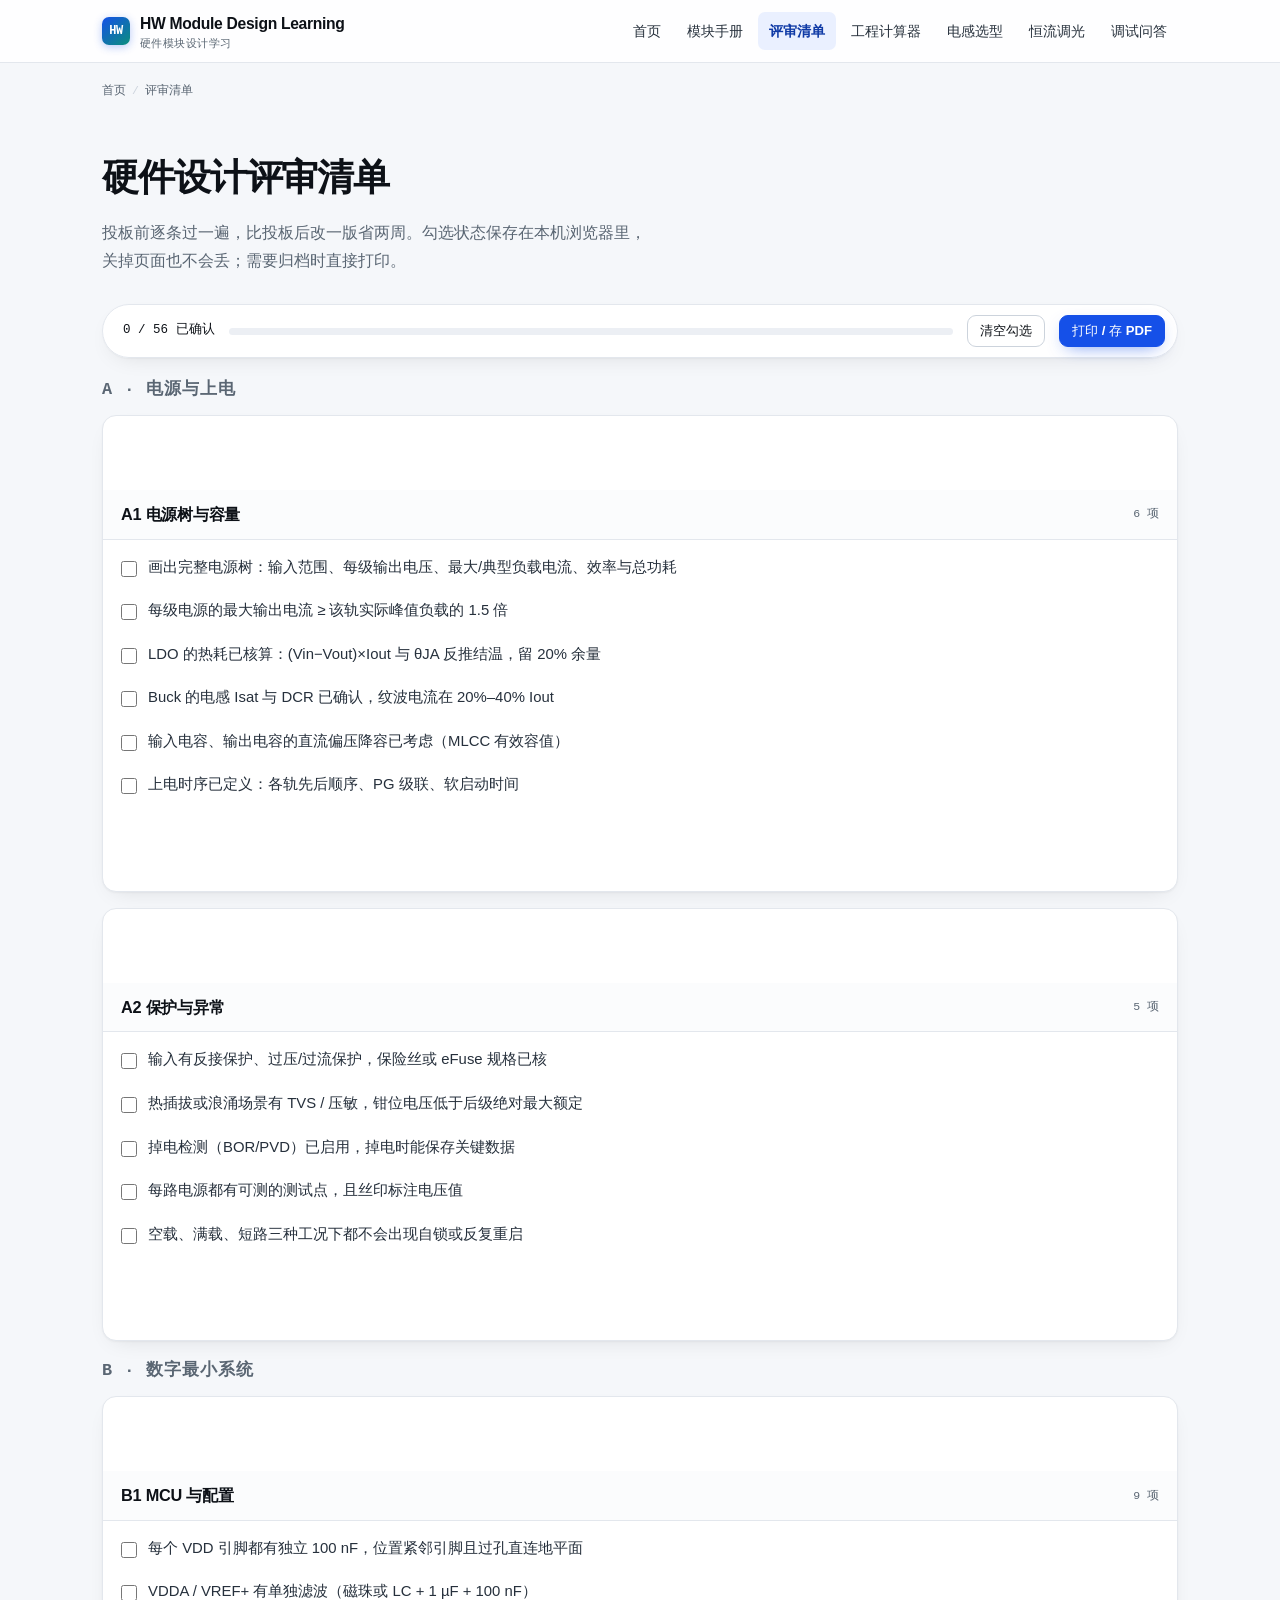
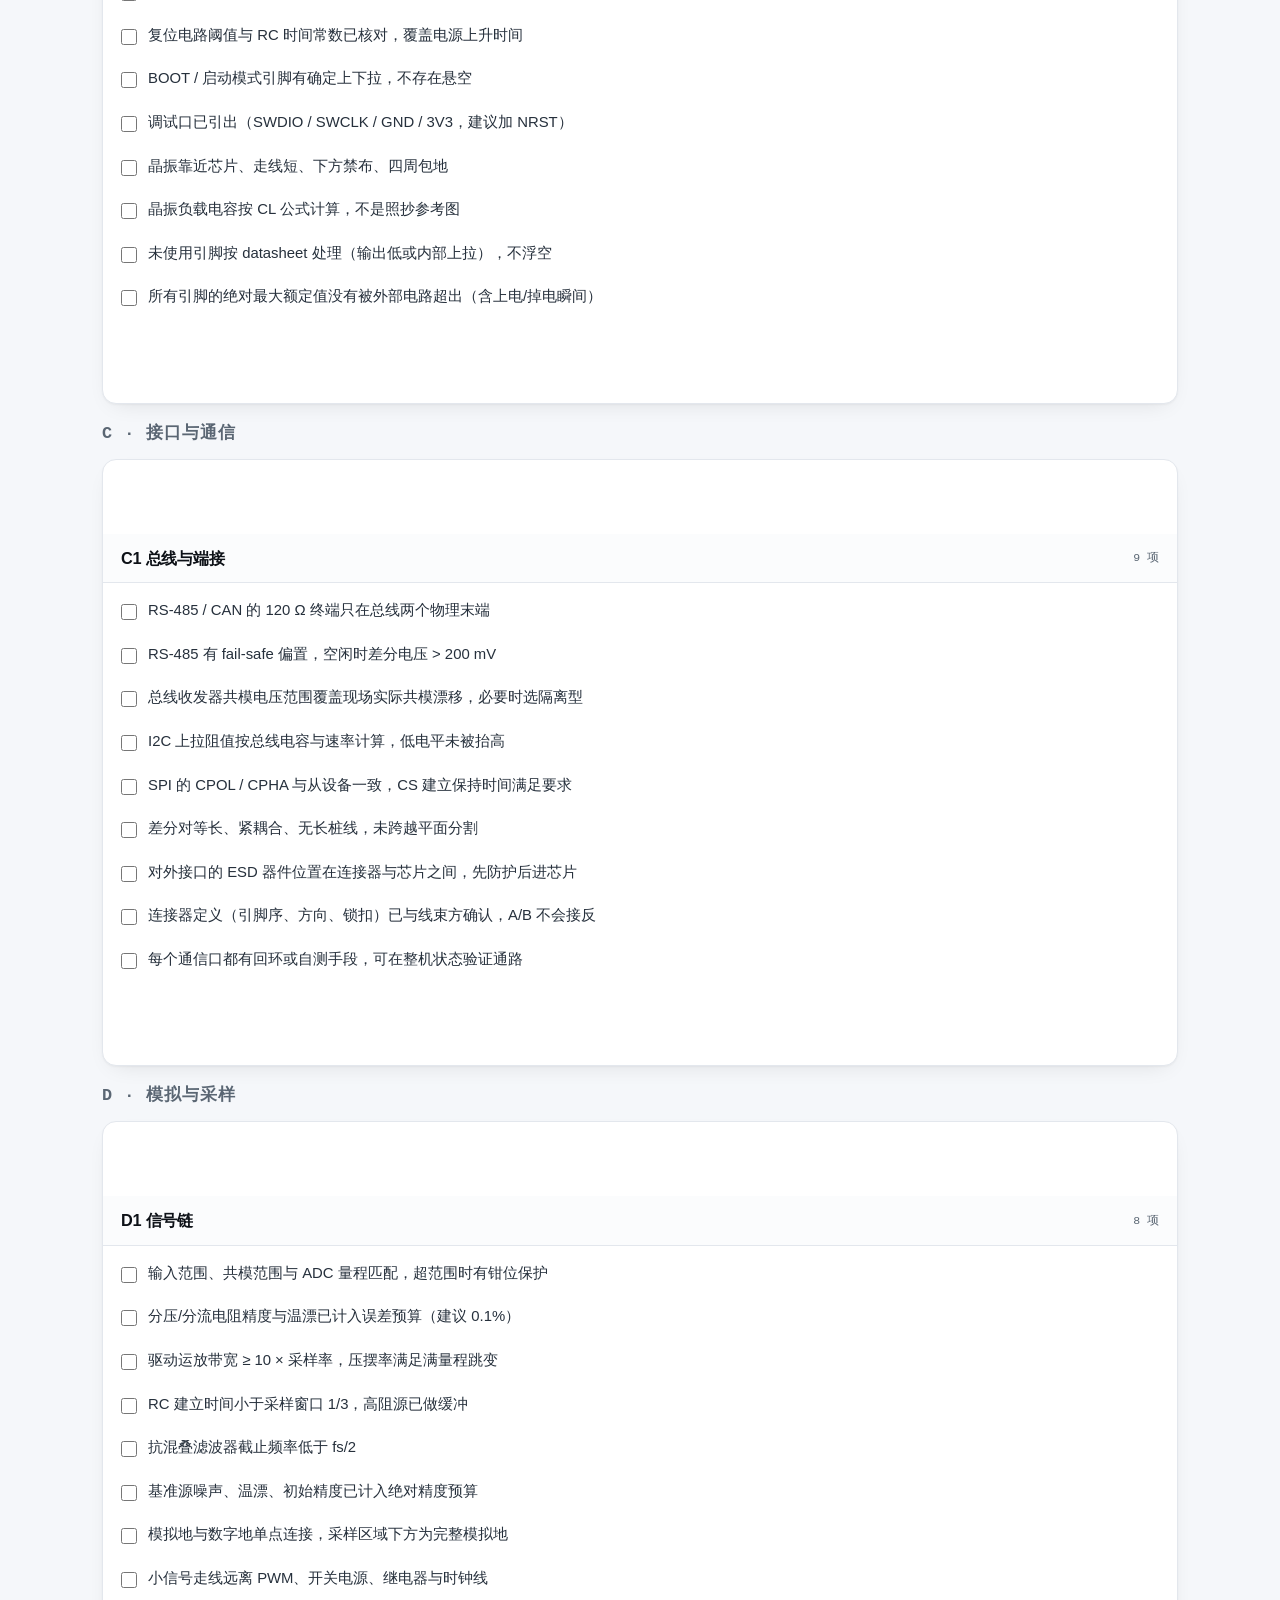
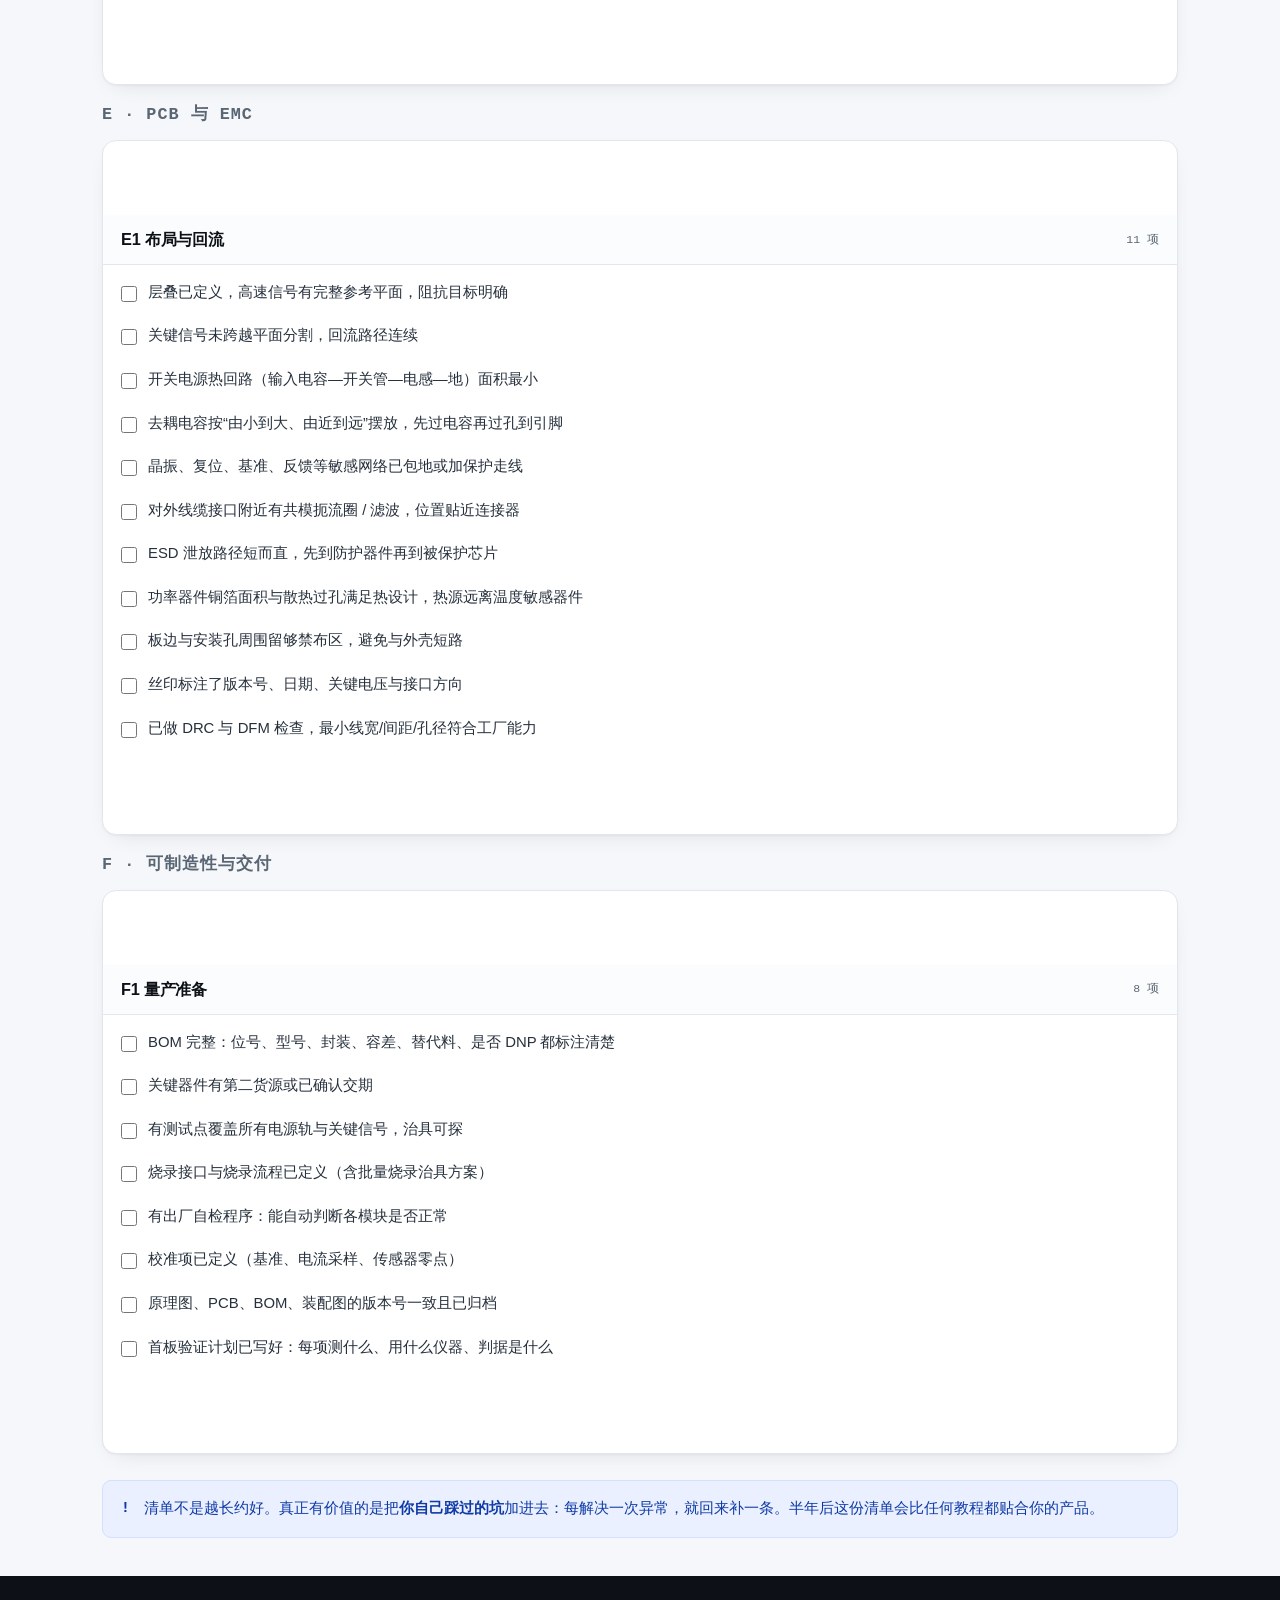
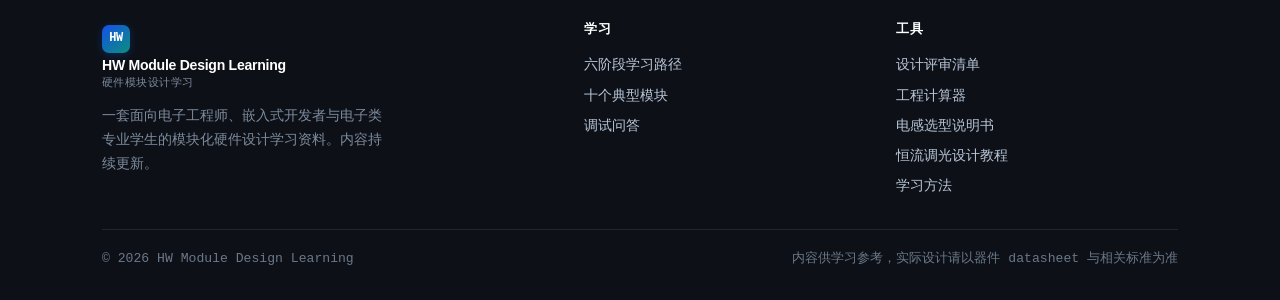
<file: checklist.html>
<!doctype html>
<html lang="zh-CN">
<head>
<meta charset="utf-8">
<meta name="viewport" content="width=device-width, initial-scale=1">
<title>硬件设计评审清单 — 56 条上板前必查项 | HW Module Design Learning</title>
<meta name="description" content="一份可直接使用的硬件设计评审清单：电源与上电、数字最小系统、接口与通信、模拟与采样、PCB 与 EMC、可制造性六大类共 56 条检查项，支持勾选记录与打印。">
<meta name="keywords" content="硬件设计评审,原理图评审,PCB检查表,design review checklist,硬件 checklist,上电检查,EMC检查">
<meta name="robots" content="index, follow">
<link rel="canonical" href="https://torylin1992-coder.github.io/hw-module-design-learning/checklist.html">
<meta property="og:url" content="https://torylin1992-coder.github.io/hw-module-design-learning/checklist.html">
<meta property="og:type" content="article">
<meta property="og:site_name" content="HW Module Design Learning">
<meta property="og:title" content="硬件设计评审清单 — 56 条上板前必查项">
<meta property="og:description" content="电源、数字、接口、模拟、PCB/EMC、可制造性六大类检查项，勾选即存本地。">
<link rel="stylesheet" href="assets/style.css">
<link rel="icon" href="data:image/svg+xml,%3Csvg xmlns='http://www.w3.org/2000/svg' viewBox='0 0 32 32'%3E%3Crect width='32' height='32' rx='7' fill='%231550e8'/%3E%3Ctext x='16' y='22' font-family='monospace' font-size='13' font-weight='bold' fill='white' text-anchor='middle'%3EHW%3C/text%3E%3C/svg%3E">
<script type="application/ld+json">
{
  "@context": "https://schema.org",
  "@type": "WebPage",
  "name": "硬件设计评审清单",
  "description": "电源与上电、数字最小系统、接口与通信、模拟与采样、PCB 与 EMC、可制造性六大类共 56 条硬件设计检查项。",
  "inLanguage": "zh-CN",
  "isPartOf": {
    "@type": "WebSite",
    "name": "HW Module Design Learning"
  }
}
</script>
</head>
<body>

<header class="site-head">
  <div class="wrap">
    <a class="brand" href="index.html">
      <span class="brand-mark" aria-hidden="true">HW</span>
      <span>HW Module Design Learning<small>硬件模块设计学习</small></span>
    </a>
    <nav class="nav" aria-label="主导航">
      <a href="index.html">首页</a>
      <a href="modules.html">模块手册</a>
      <a href="checklist.html" aria-current="page">评审清单</a>
      <a href="calculators.html">工程计算器</a>
      <a href="inductor-selection.html">电感选型</a>
      <a href="constant-current-dimming.html">恒流调光</a>
      <a href="faq.html">调试问答</a>
    </nav>
  </div>
</header>

<main>
<div class="wrap">
  <nav class="breadcrumb" aria-label="面包屑"><a href="index.html">首页</a><span>/</span>评审清单</nav>
  <div class="page-head">
    <h1>硬件设计评审清单</h1>
    <p>投板前逐条过一遍，比投板后改一版省两周。勾选状态保存在本机浏览器里，关掉页面也不会丢；需要归档时直接打印。</p>
  </div>
</div>

<div class="wrap" style="padding-bottom:20px">

<div class="chk-bar" role="group" aria-label="完成进度">
  <div class="pct" id="pctText">0 / 56 已确认</div>
  <div class="meter" aria-hidden="true"><i id="pctBar"></i></div>
  <button class="btn" type="button" id="resetBtn">清空勾选</button>
  <button class="btn btn-primary" type="button" onclick="window.print()">打印 / 存 PDF</button>
</div>

<h2 style="font-size:1.05rem;margin:0 0 14px;color:var(--muted);font-family:var(--mono);letter-spacing:.06em">A · 电源与上电</h2>
<section class="chk-group" aria-labelledby="ga">
  <header><h2 id="ga">A1 电源树与容量</h2><span class="count">6 项</span></header>
  <ul class="chk-list">
    <li><label><input type="checkbox" data-k="a1"><span>画出完整电源树：输入范围、每级输出电压、最大/典型负载电流、效率与总功耗</span></label></li>
    <li><label><input type="checkbox" data-k="a2"><span>每级电源的最大输出电流 ≥ 该轨实际峰值负载的 1.5 倍</span></label></li>
    <li><label><input type="checkbox" data-k="a3"><span>LDO 的热耗已核算：(Vin−Vout)×Iout 与 θJA 反推结温，留 20% 余量</span></label></li>
    <li><label><input type="checkbox" data-k="a4"><span>Buck 的电感 Isat 与 DCR 已确认，纹波电流在 20%–40% Iout</span></label></li>
    <li><label><input type="checkbox" data-k="a5"><span>输入电容、输出电容的直流偏压降容已考虑（MLCC 有效容值）</span></label></li>
    <li><label><input type="checkbox" data-k="a6"><span>上电时序已定义：各轨先后顺序、PG 级联、软启动时间</span></label></li>
  </ul>
</section>

<section class="chk-group" aria-labelledby="ga2">
  <header><h2 id="ga2">A2 保护与异常</h2><span class="count">5 项</span></header>
  <ul class="chk-list">
    <li><label><input type="checkbox" data-k="a7"><span>输入有反接保护、过压/过流保护，保险丝或 eFuse 规格已核</span></label></li>
    <li><label><input type="checkbox" data-k="a8"><span>热插拔或浪涌场景有 TVS / 压敏，钳位电压低于后级绝对最大额定</span></label></li>
    <li><label><input type="checkbox" data-k="a9"><span>掉电检测（BOR/PVD）已启用，掉电时能保存关键数据</span></label></li>
    <li><label><input type="checkbox" data-k="a10"><span>每路电源都有可测的测试点，且丝印标注电压值</span></label></li>
    <li><label><input type="checkbox" data-k="a11"><span>空载、满载、短路三种工况下都不会出现自锁或反复重启</span></label></li>
  </ul>
</section>

<h2 style="font-size:1.05rem;margin:20px 0 14px;color:var(--muted);font-family:var(--mono);letter-spacing:.06em">B · 数字最小系统</h2>
<section class="chk-group" aria-labelledby="gb">
  <header><h2 id="gb">B1 MCU 与配置</h2><span class="count">9 项</span></header>
  <ul class="chk-list">
    <li><label><input type="checkbox" data-k="b1"><span>每个 VDD 引脚都有独立 100 nF，位置紧邻引脚且过孔直连地平面</span></label></li>
    <li><label><input type="checkbox" data-k="b2"><span>VDDA / VREF+ 有单独滤波（磁珠或 LC + 1 µF + 100 nF）</span></label></li>
    <li><label><input type="checkbox" data-k="b3"><span>复位电路阈值与 RC 时间常数已核对，覆盖电源上升时间</span></label></li>
    <li><label><input type="checkbox" data-k="b4"><span>BOOT / 启动模式引脚有确定上下拉，不存在悬空</span></label></li>
    <li><label><input type="checkbox" data-k="b5"><span>调试口已引出（SWDIO / SWCLK / GND / 3V3，建议加 NRST）</span></label></li>
    <li><label><input type="checkbox" data-k="b6"><span>晶振靠近芯片、走线短、下方禁布、四周包地</span></label></li>
    <li><label><input type="checkbox" data-k="b7"><span>晶振负载电容按 CL 公式计算，不是照抄参考图</span></label></li>
    <li><label><input type="checkbox" data-k="b8"><span>未使用引脚按 datasheet 处理（输出低或内部上拉），不浮空</span></label></li>
    <li><label><input type="checkbox" data-k="b9"><span>所有引脚的绝对最大额定值没有被外部电路超出（含上电/掉电瞬间）</span></label></li>
  </ul>
</section>

<h2 style="font-size:1.05rem;margin:20px 0 14px;color:var(--muted);font-family:var(--mono);letter-spacing:.06em">C · 接口与通信</h2>
<section class="chk-group" aria-labelledby="gc">
  <header><h2 id="gc">C1 总线与端接</h2><span class="count">9 项</span></header>
  <ul class="chk-list">
    <li><label><input type="checkbox" data-k="c1"><span>RS-485 / CAN 的 120 Ω 终端只在总线两个物理末端</span></label></li>
    <li><label><input type="checkbox" data-k="c2"><span>RS-485 有 fail-safe 偏置，空闲时差分电压 &gt; 200 mV</span></label></li>
    <li><label><input type="checkbox" data-k="c3"><span>总线收发器共模电压范围覆盖现场实际共模漂移，必要时选隔离型</span></label></li>
    <li><label><input type="checkbox" data-k="c4"><span>I2C 上拉阻值按总线电容与速率计算，低电平未被抬高</span></label></li>
    <li><label><input type="checkbox" data-k="c5"><span>SPI 的 CPOL / CPHA 与从设备一致，CS 建立保持时间满足要求</span></label></li>
    <li><label><input type="checkbox" data-k="c6"><span>差分对等长、紧耦合、无长桩线，未跨越平面分割</span></label></li>
    <li><label><input type="checkbox" data-k="c7"><span>对外接口的 ESD 器件位置在连接器与芯片之间，先防护后进芯片</span></label></li>
    <li><label><input type="checkbox" data-k="c8"><span>连接器定义（引脚序、方向、锁扣）已与线束方确认，A/B 不会接反</span></label></li>
    <li><label><input type="checkbox" data-k="c9"><span>每个通信口都有回环或自测手段，可在整机状态验证通路</span></label></li>
  </ul>
</section>

<h2 style="font-size:1.05rem;margin:20px 0 14px;color:var(--muted);font-family:var(--mono);letter-spacing:.06em">D · 模拟与采样</h2>
<section class="chk-group" aria-labelledby="gd">
  <header><h2 id="gd">D1 信号链</h2><span class="count">8 项</span></header>
  <ul class="chk-list">
    <li><label><input type="checkbox" data-k="d1"><span>输入范围、共模范围与 ADC 量程匹配，超范围时有钳位保护</span></label></li>
    <li><label><input type="checkbox" data-k="d2"><span>分压/分流电阻精度与温漂已计入误差预算（建议 0.1%）</span></label></li>
    <li><label><input type="checkbox" data-k="d3"><span>驱动运放带宽 ≥ 10 × 采样率，压摆率满足满量程跳变</span></label></li>
    <li><label><input type="checkbox" data-k="d4"><span>RC 建立时间小于采样窗口 1/3，高阻源已做缓冲</span></label></li>
    <li><label><input type="checkbox" data-k="d5"><span>抗混叠滤波器截止频率低于 fs/2</span></label></li>
    <li><label><input type="checkbox" data-k="d6"><span>基准源噪声、温漂、初始精度已计入绝对精度预算</span></label></li>
    <li><label><input type="checkbox" data-k="d7"><span>模拟地与数字地单点连接，采样区域下方为完整模拟地</span></label></li>
    <li><label><input type="checkbox" data-k="d8"><span>小信号走线远离 PWM、开关电源、继电器与时钟线</span></label></li>
  </ul>
</section>

<h2 style="font-size:1.05rem;margin:20px 0 14px;color:var(--muted);font-family:var(--mono);letter-spacing:.06em">E · PCB 与 EMC</h2>
<section class="chk-group" aria-labelledby="ge">
  <header><h2 id="ge">E1 布局与回流</h2><span class="count">11 项</span></header>
  <ul class="chk-list">
    <li><label><input type="checkbox" data-k="e1"><span>层叠已定义，高速信号有完整参考平面，阻抗目标明确</span></label></li>
    <li><label><input type="checkbox" data-k="e2"><span>关键信号未跨越平面分割，回流路径连续</span></label></li>
    <li><label><input type="checkbox" data-k="e3"><span>开关电源热回路（输入电容—开关管—电感—地）面积最小</span></label></li>
    <li><label><input type="checkbox" data-k="e4"><span>去耦电容按“由小到大、由近到远”摆放，先过电容再过孔到引脚</span></label></li>
    <li><label><input type="checkbox" data-k="e5"><span>晶振、复位、基准、反馈等敏感网络已包地或加保护走线</span></label></li>
    <li><label><input type="checkbox" data-k="e6"><span>对外线缆接口附近有共模扼流圈 / 滤波，位置贴近连接器</span></label></li>
    <li><label><input type="checkbox" data-k="e7"><span>ESD 泄放路径短而直，先到防护器件再到被保护芯片</span></label></li>
    <li><label><input type="checkbox" data-k="e8"><span>功率器件铜箔面积与散热过孔满足热设计，热源远离温度敏感器件</span></label></li>
    <li><label><input type="checkbox" data-k="e9"><span>板边与安装孔周围留够禁布区，避免与外壳短路</span></label></li>
    <li><label><input type="checkbox" data-k="e10"><span>丝印标注了版本号、日期、关键电压与接口方向</span></label></li>
    <li><label><input type="checkbox" data-k="e11"><span>已做 DRC 与 DFM 检查，最小线宽/间距/孔径符合工厂能力</span></label></li>
  </ul>
</section>

<h2 style="font-size:1.05rem;margin:20px 0 14px;color:var(--muted);font-family:var(--mono);letter-spacing:.06em">F · 可制造性与交付</h2>
<section class="chk-group" aria-labelledby="gf">
  <header><h2 id="gf">F1 量产准备</h2><span class="count">8 项</span></header>
  <ul class="chk-list">
    <li><label><input type="checkbox" data-k="f1"><span>BOM 完整：位号、型号、封装、容差、替代料、是否 DNP 都标注清楚</span></label></li>
    <li><label><input type="checkbox" data-k="f2"><span>关键器件有第二货源或已确认交期</span></label></li>
    <li><label><input type="checkbox" data-k="f3"><span>有测试点覆盖所有电源轨与关键信号，治具可探</span></label></li>
    <li><label><input type="checkbox" data-k="f4"><span>烧录接口与烧录流程已定义（含批量烧录治具方案）</span></label></li>
    <li><label><input type="checkbox" data-k="f5"><span>有出厂自检程序：能自动判断各模块是否正常</span></label></li>
    <li><label><input type="checkbox" data-k="f6"><span>校准项已定义（基准、电流采样、传感器零点）</span></label></li>
    <li><label><input type="checkbox" data-k="f7"><span>原理图、PCB、BOM、装配图的版本号一致且已归档</span></label></li>
    <li><label><input type="checkbox" data-k="f8"><span>首板验证计划已写好：每项测什么、用什么仪器、判据是什么</span></label></li>
  </ul>
</section>

<div class="callout" style="margin-top:26px">
  <span class="ico">!</span>
  <p>清单不是越长约好。真正有价值的是把<strong>你自己踩过的坑</strong>加进去：每解决一次异常，就回来补一条。半年后这份清单会比任何教程都贴合你的产品。</p>
</div>

</div>
</main>

<footer class="site-foot">
  <div class="wrap">
    <div class="fgrid">
      <div>
        <a class="brand" href="index.html">
          <span class="brand-mark" aria-hidden="true">HW</span>
          <span>HW Module Design Learning<small>硬件模块设计学习</small></span>
        </a>
        <p>一套面向电子工程师、嵌入式开发者与电子类专业学生的模块化硬件设计学习资料。内容持续更新。</p>
      </div>
      <div>
        <h4>学习</h4>
        <a href="index.html#path">六阶段学习路径</a>
        <a href="modules.html">十个典型模块</a>
        <a href="faq.html">调试问答</a>
      </div>
      <div>
        <h4>工具</h4>
        <a href="checklist.html">设计评审清单</a>
        <a href="calculators.html">工程计算器</a>
        <a href="inductor-selection.html">电感选型说明书</a>
        <a href="constant-current-dimming.html">恒流调光设计教程</a>
        <a href="index.html#path">学习方法</a>
      </div>
    </div>
    <div class="bottom">
      <span>© 2026 HW Module Design Learning</span>
      <span>内容供学习参考，实际设计请以器件 datasheet 与相关标准为准</span>
    </div>
  </div>
</footer>

<script src="assets/app.js" defer></script>
</body>
</html>
</file>
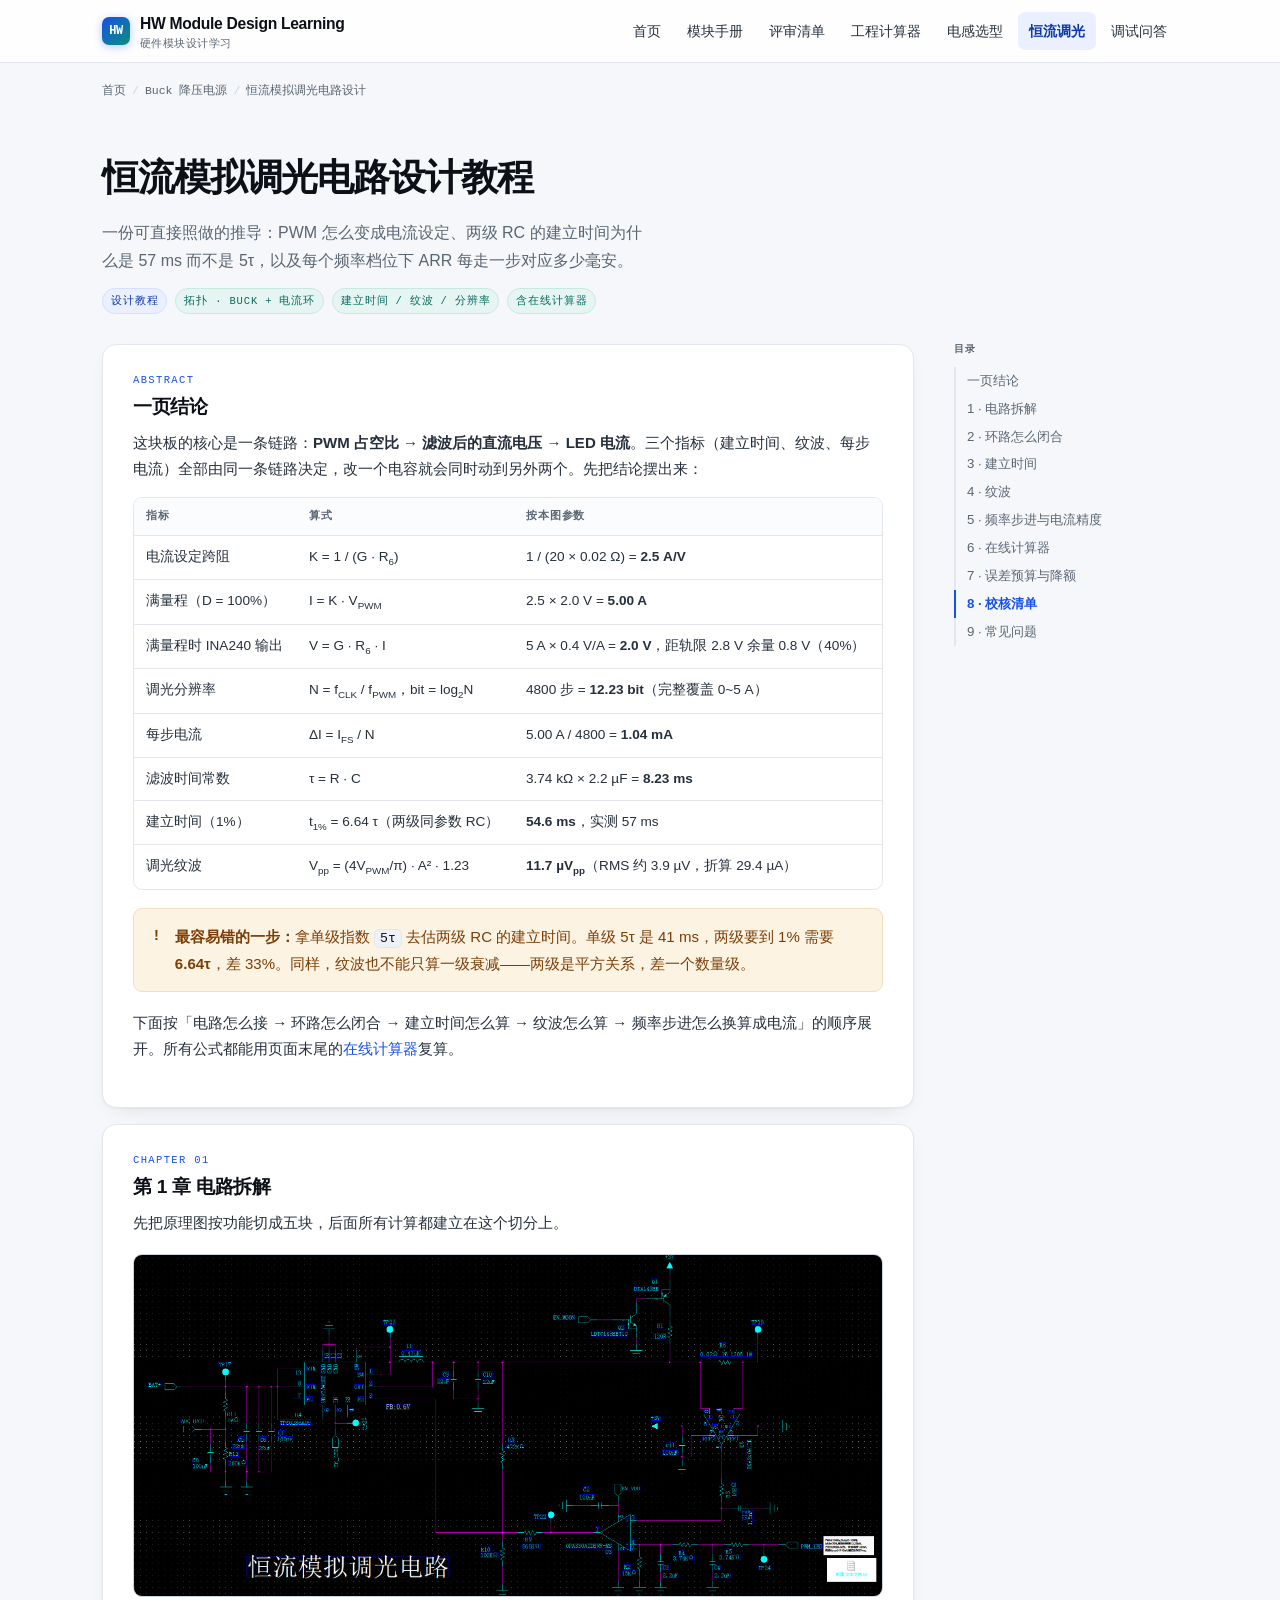
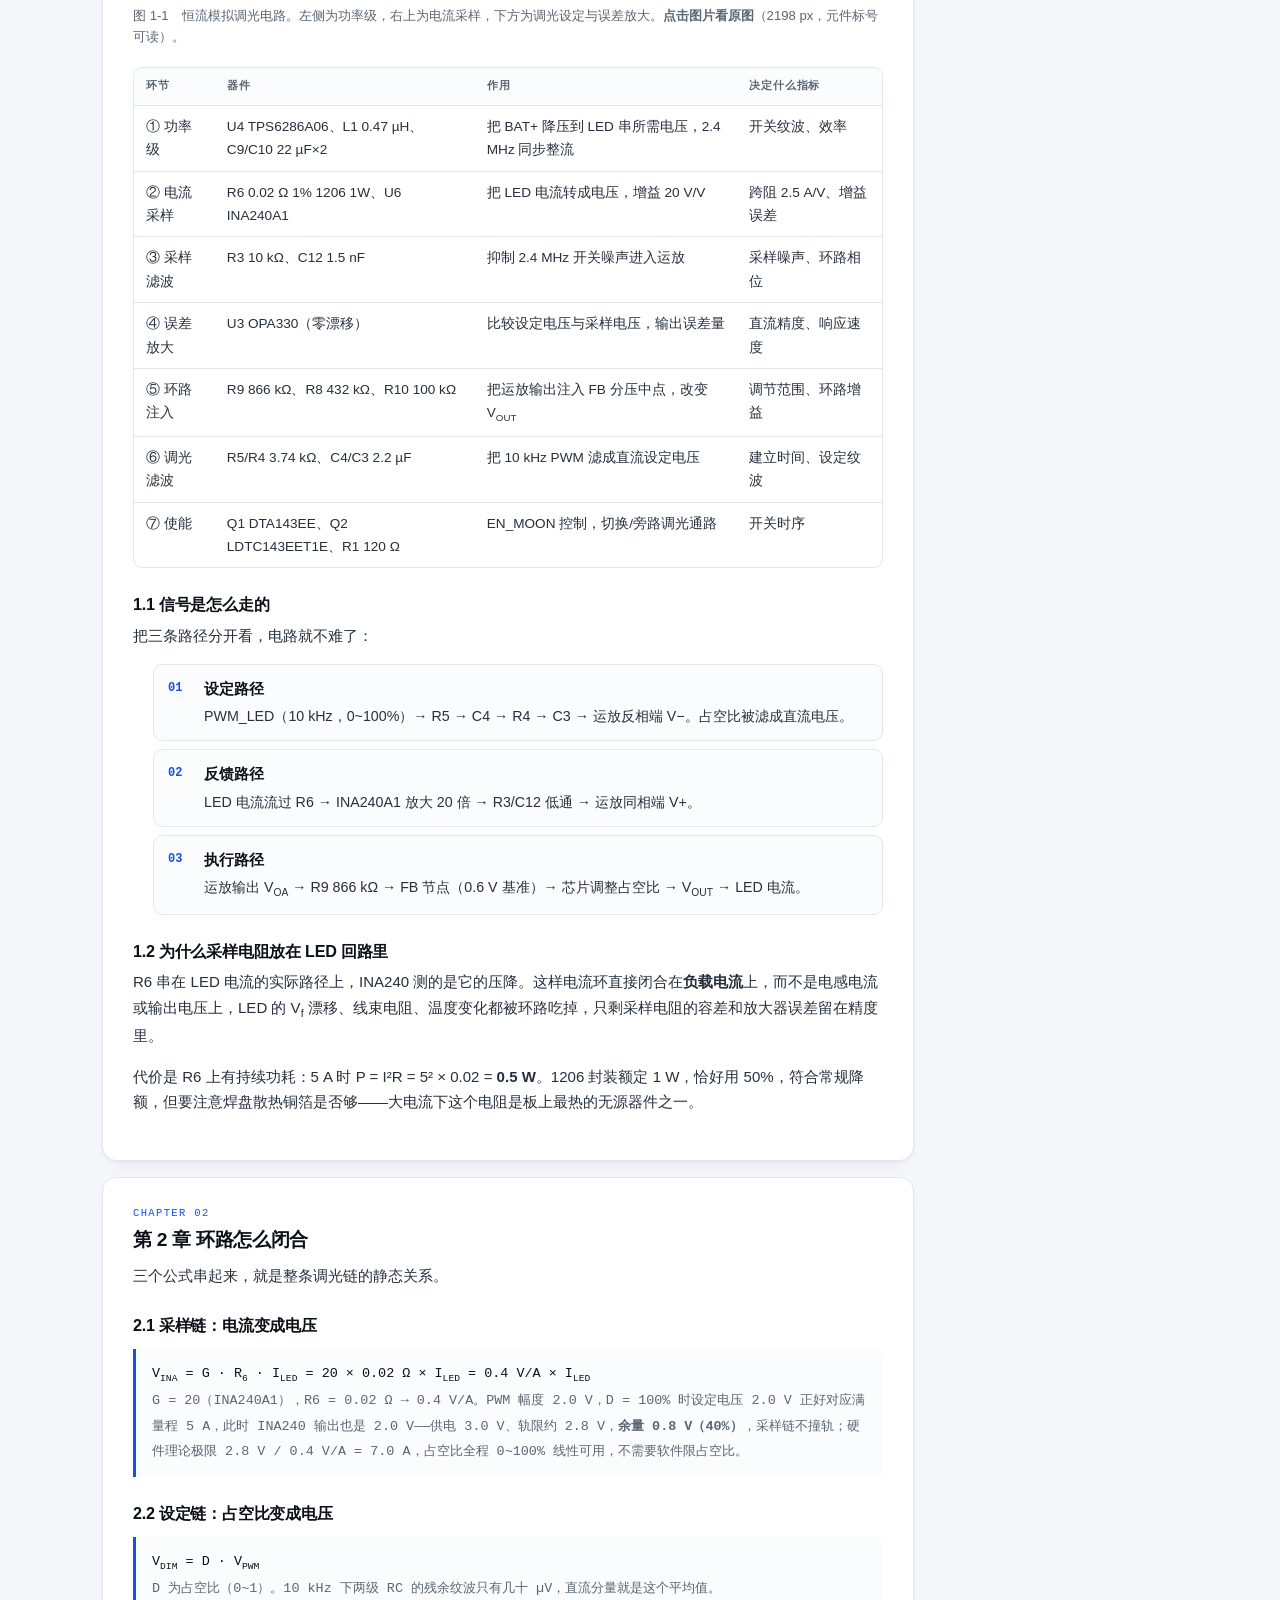
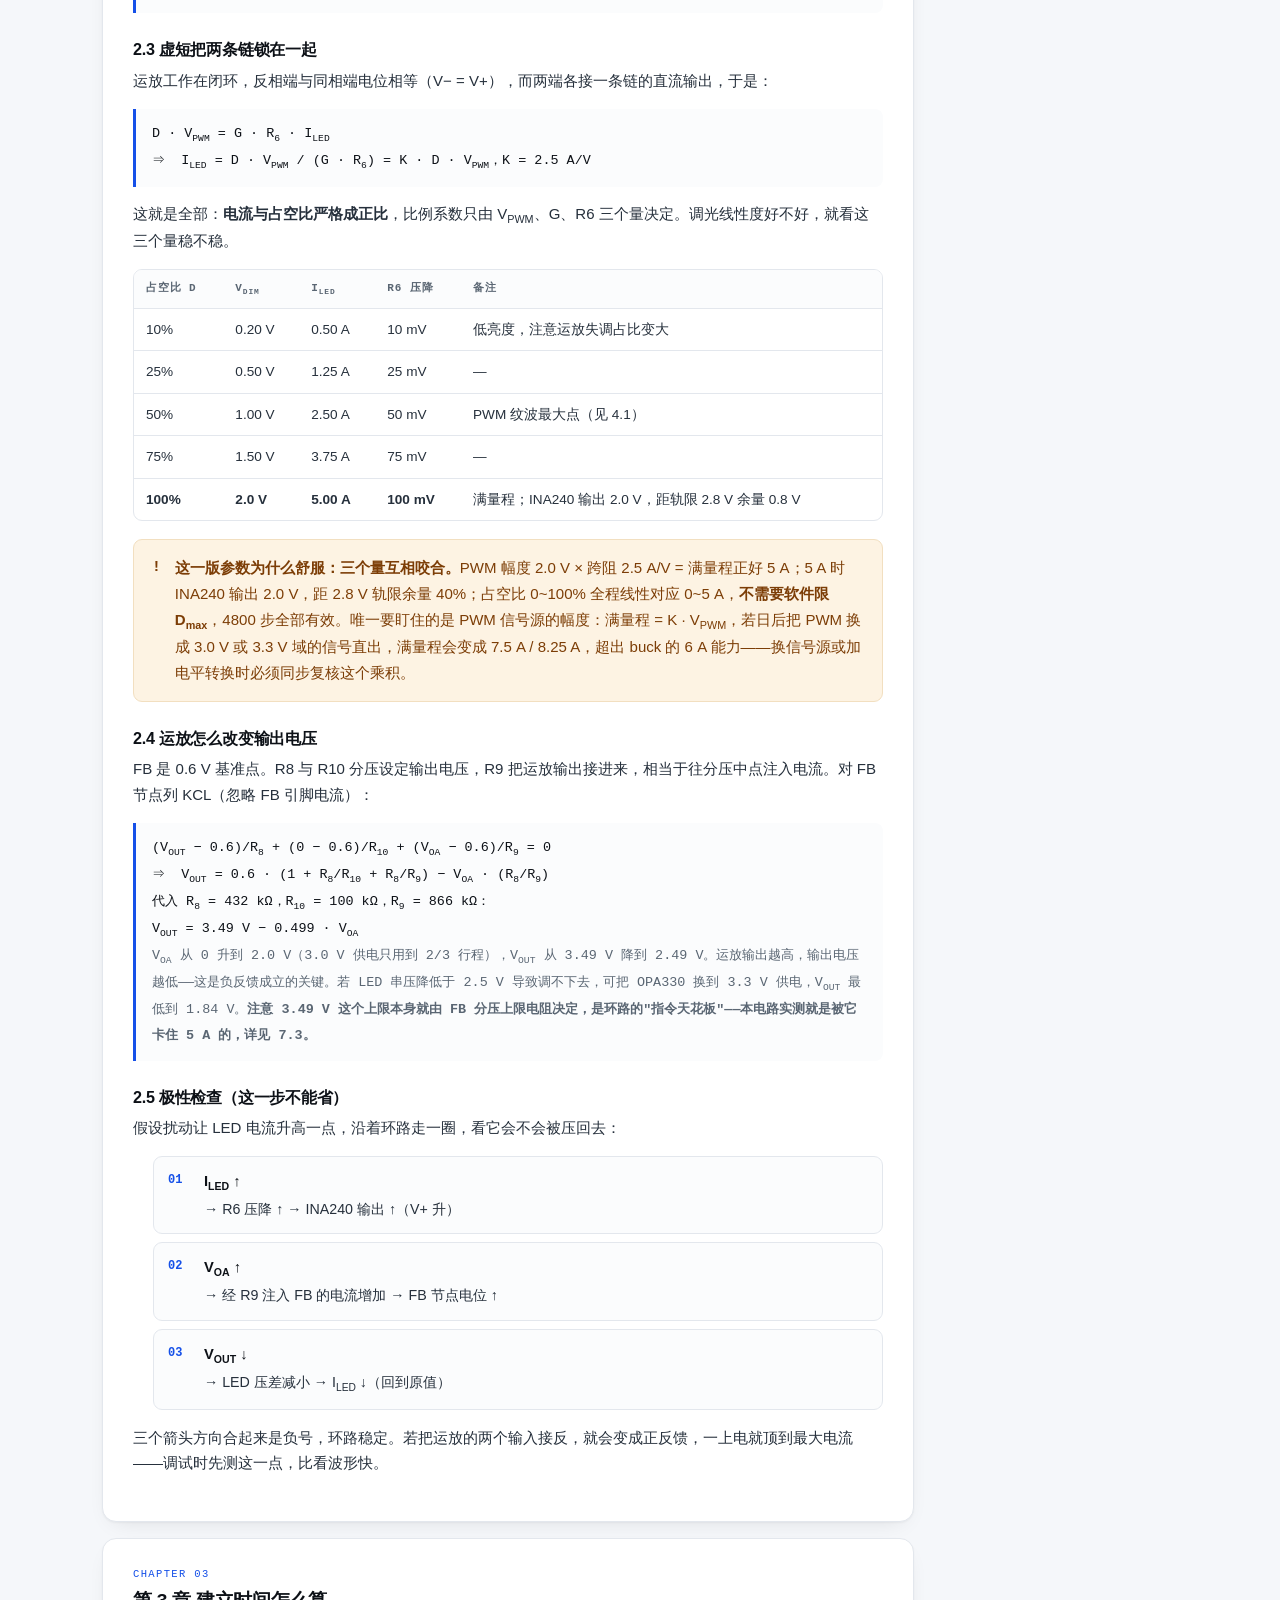
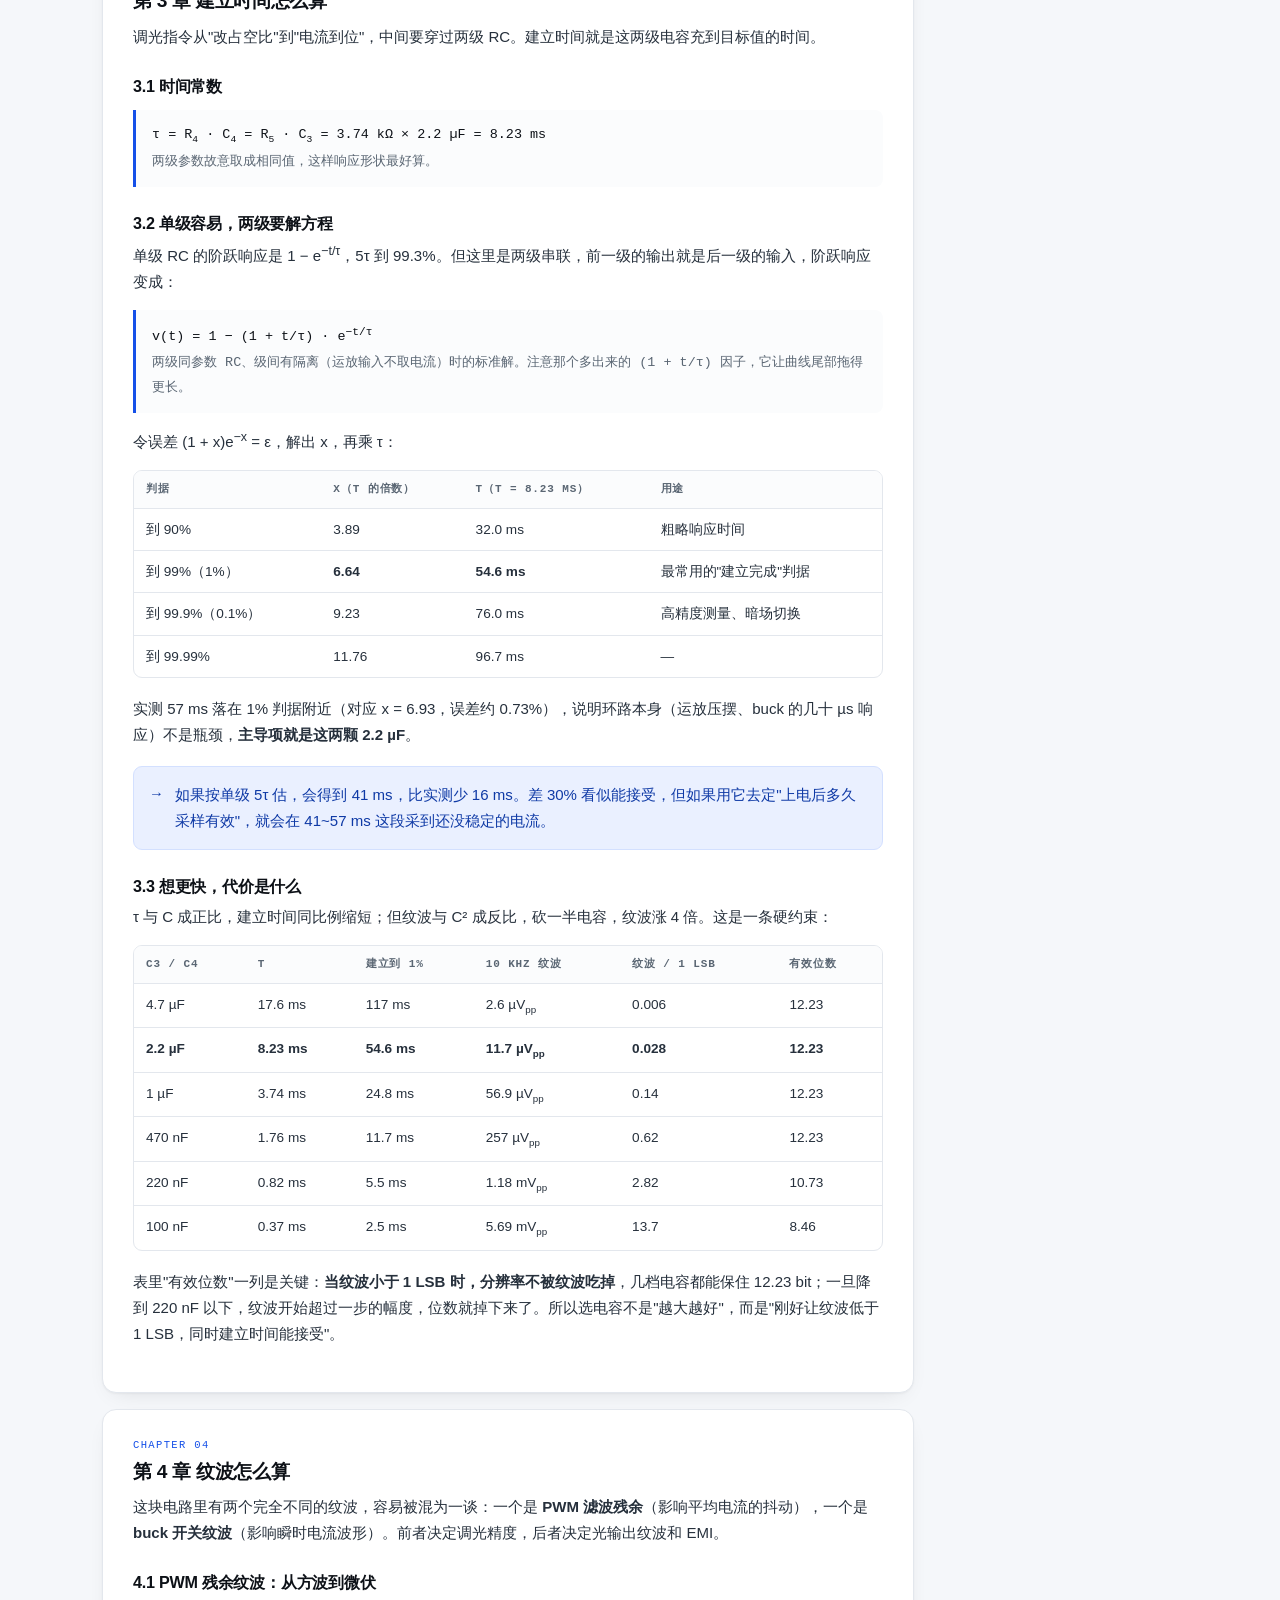
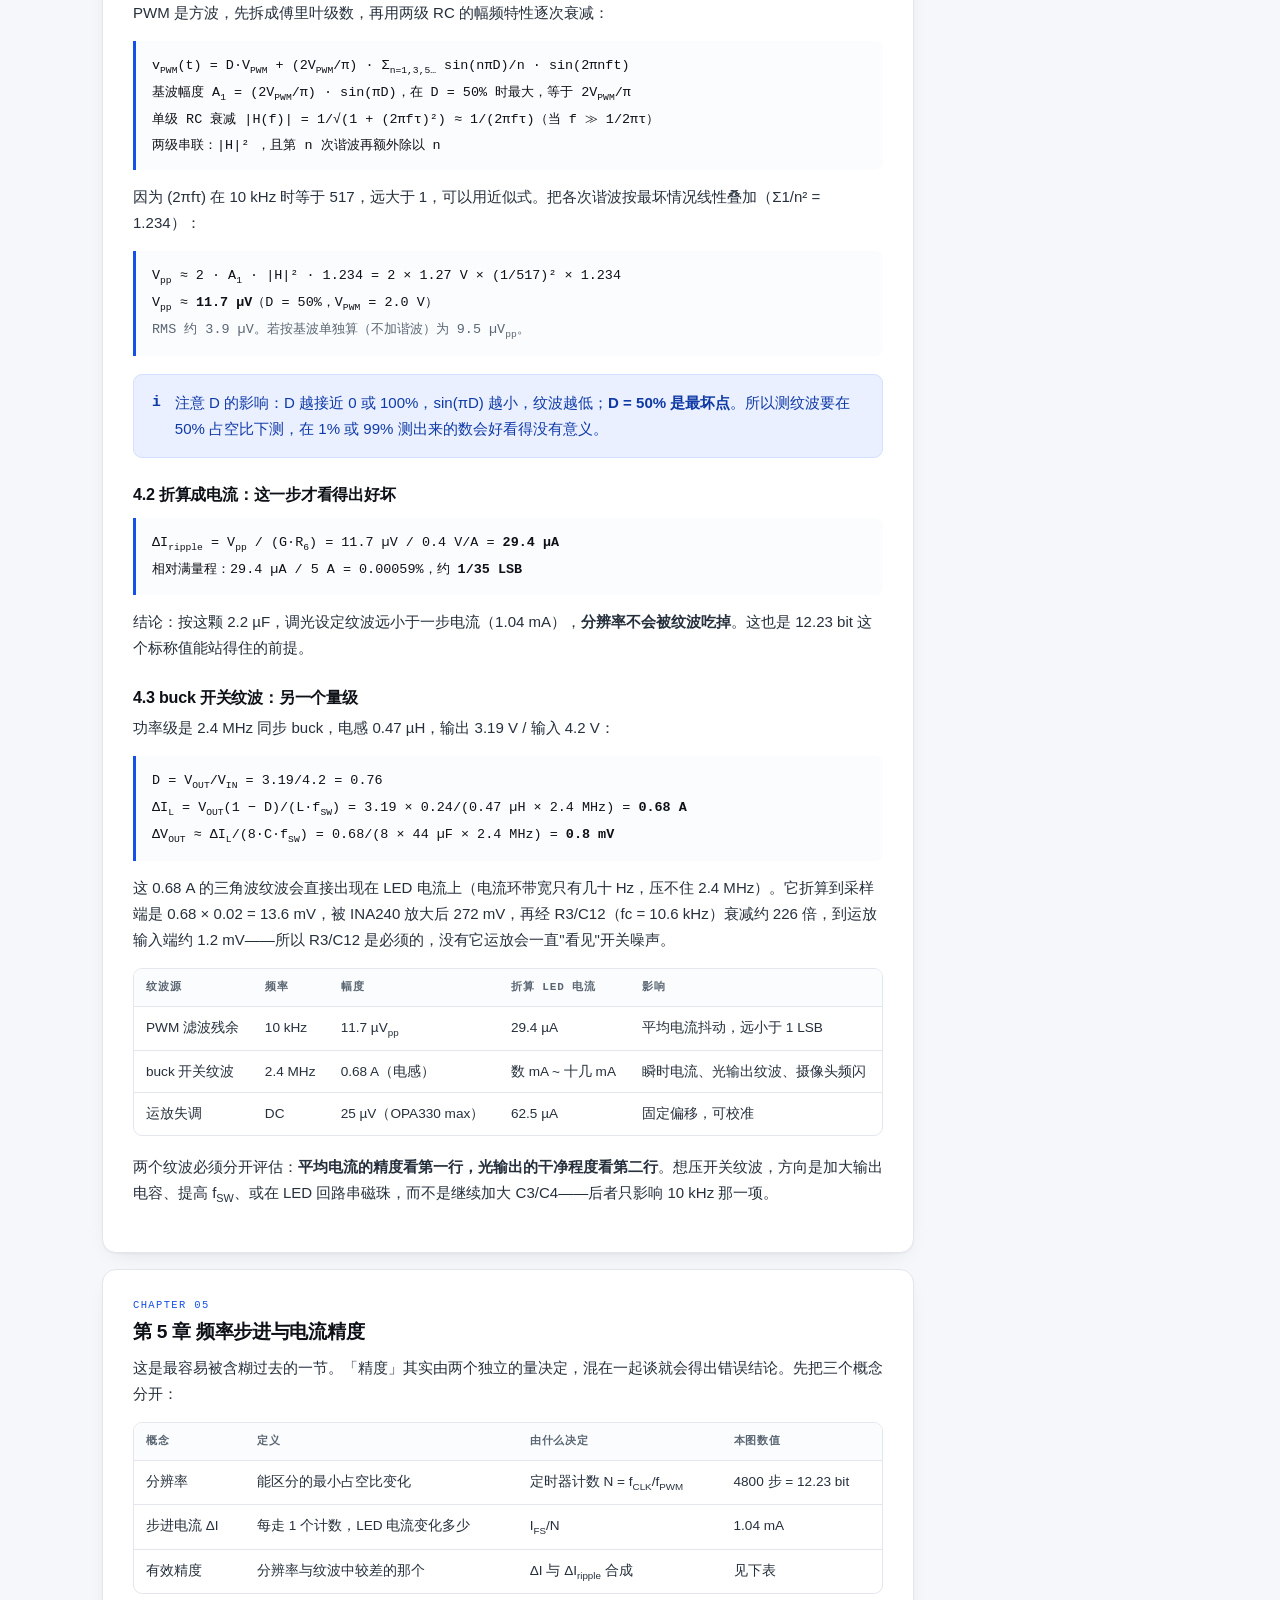
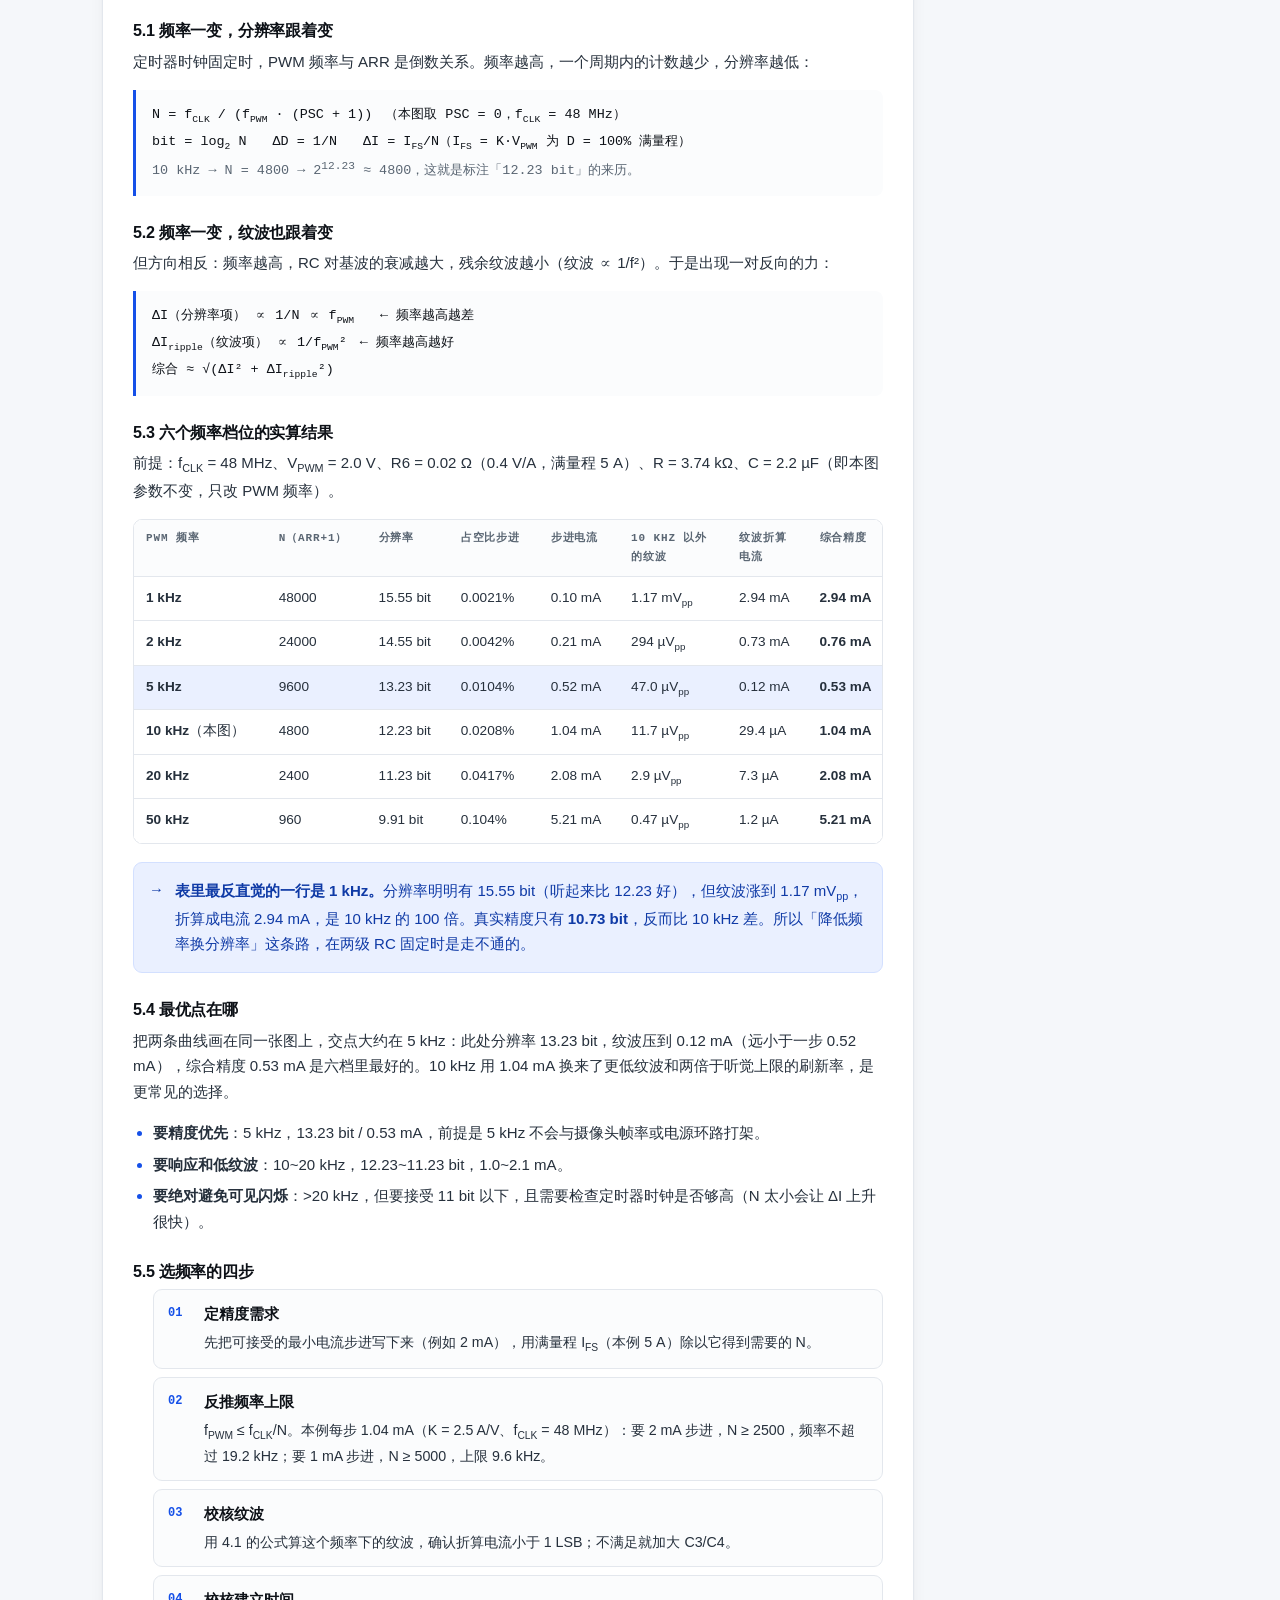
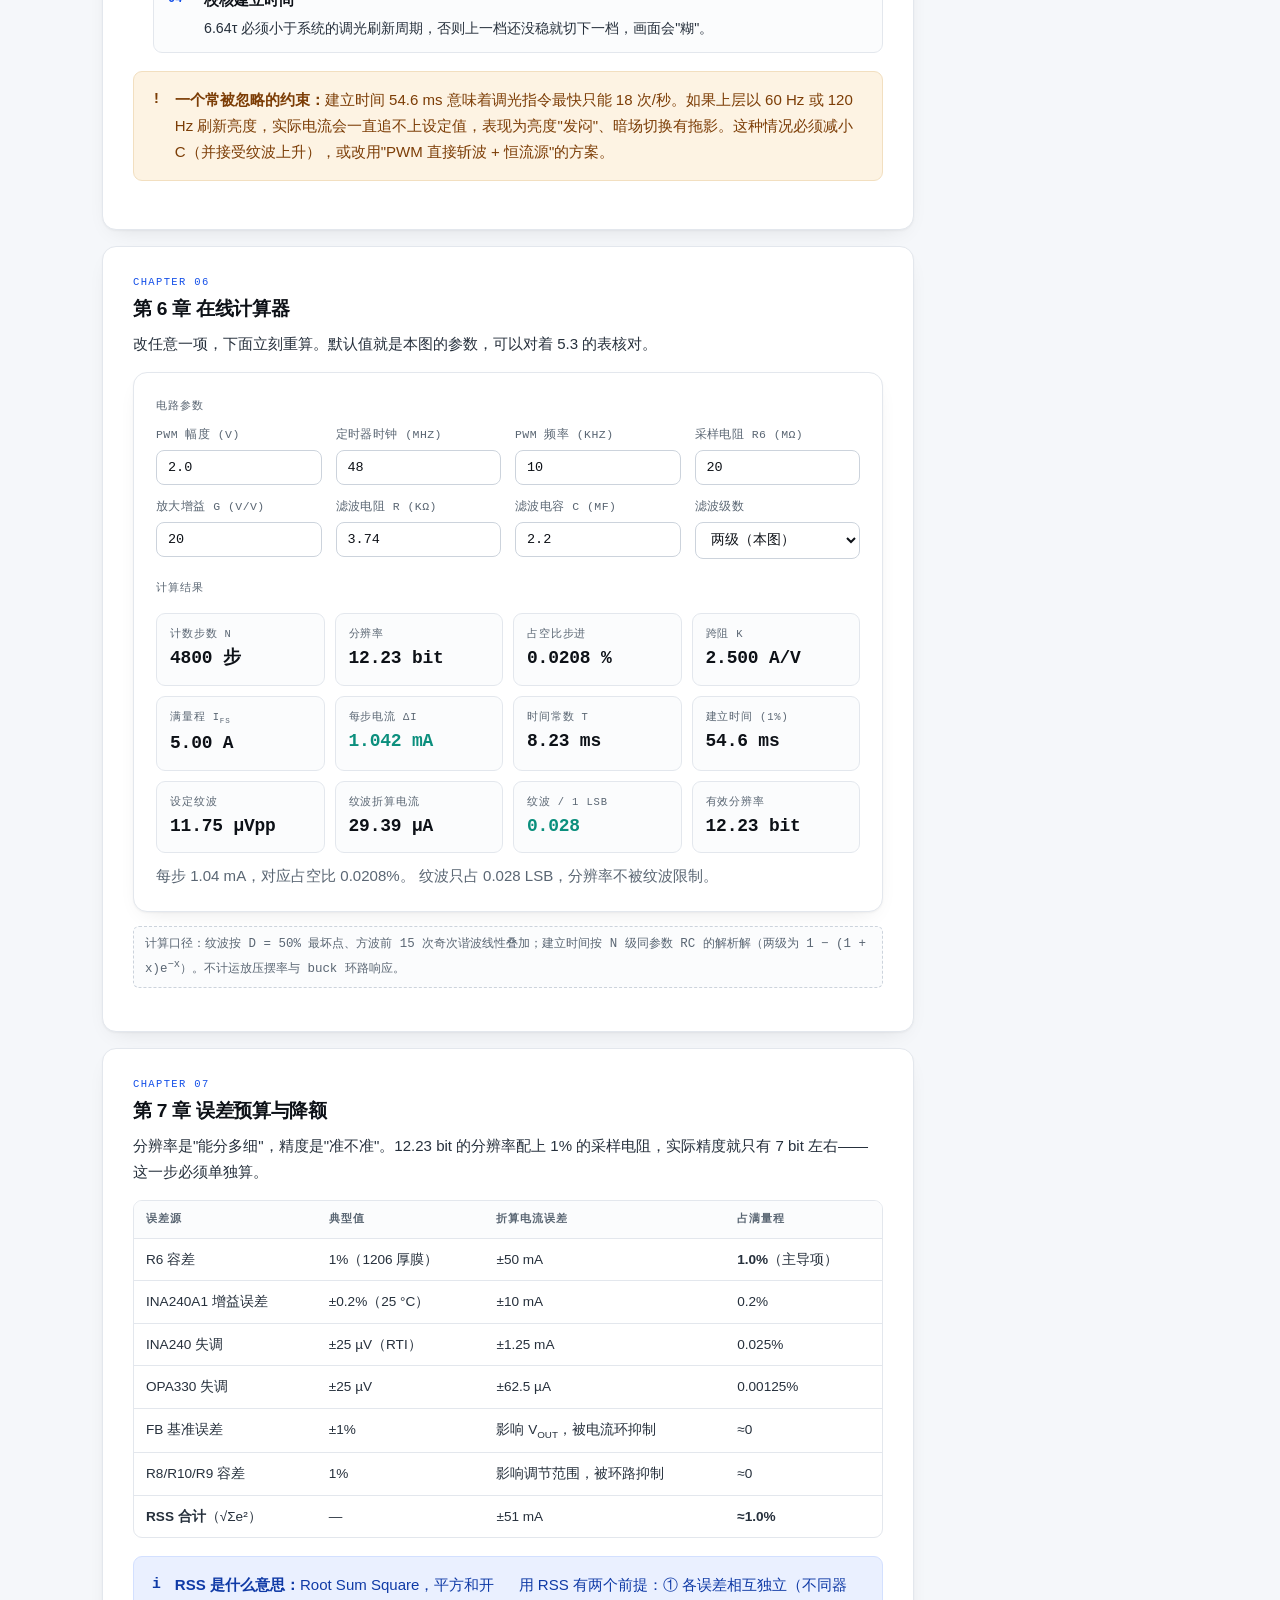
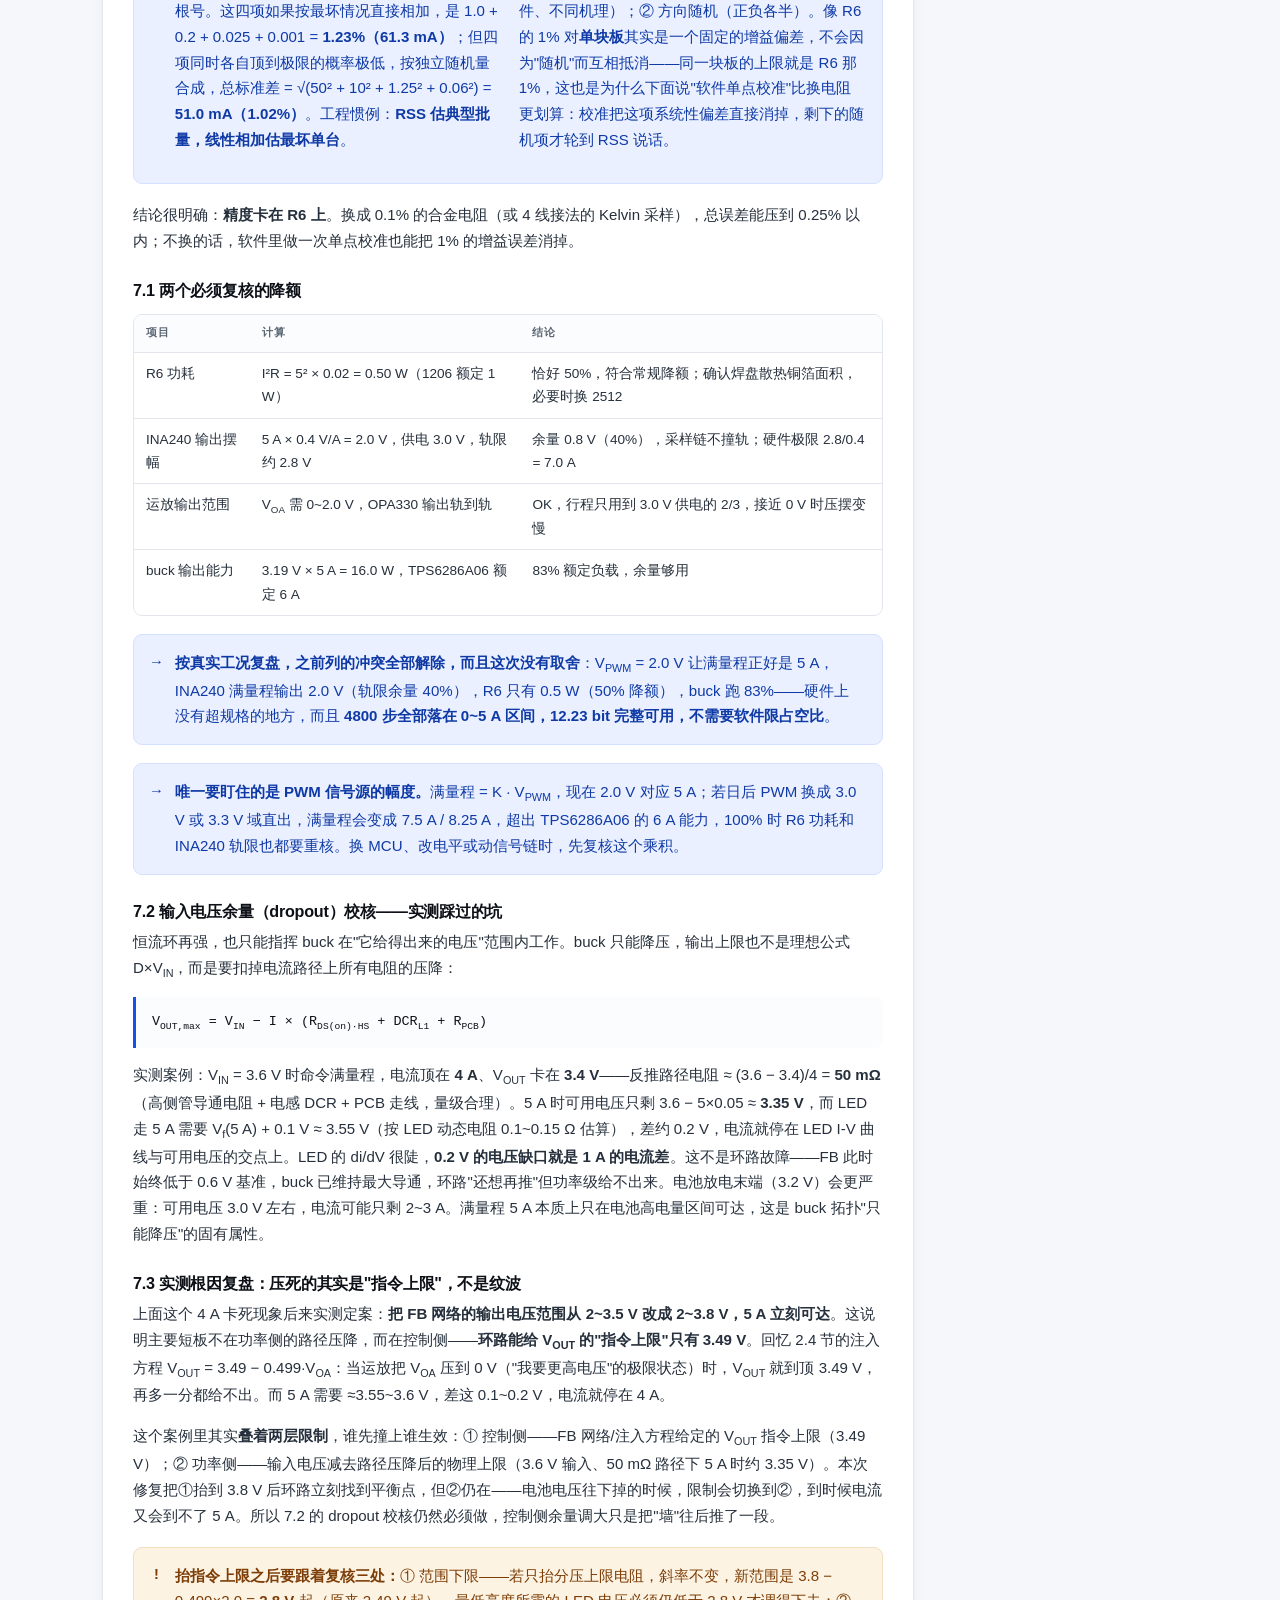
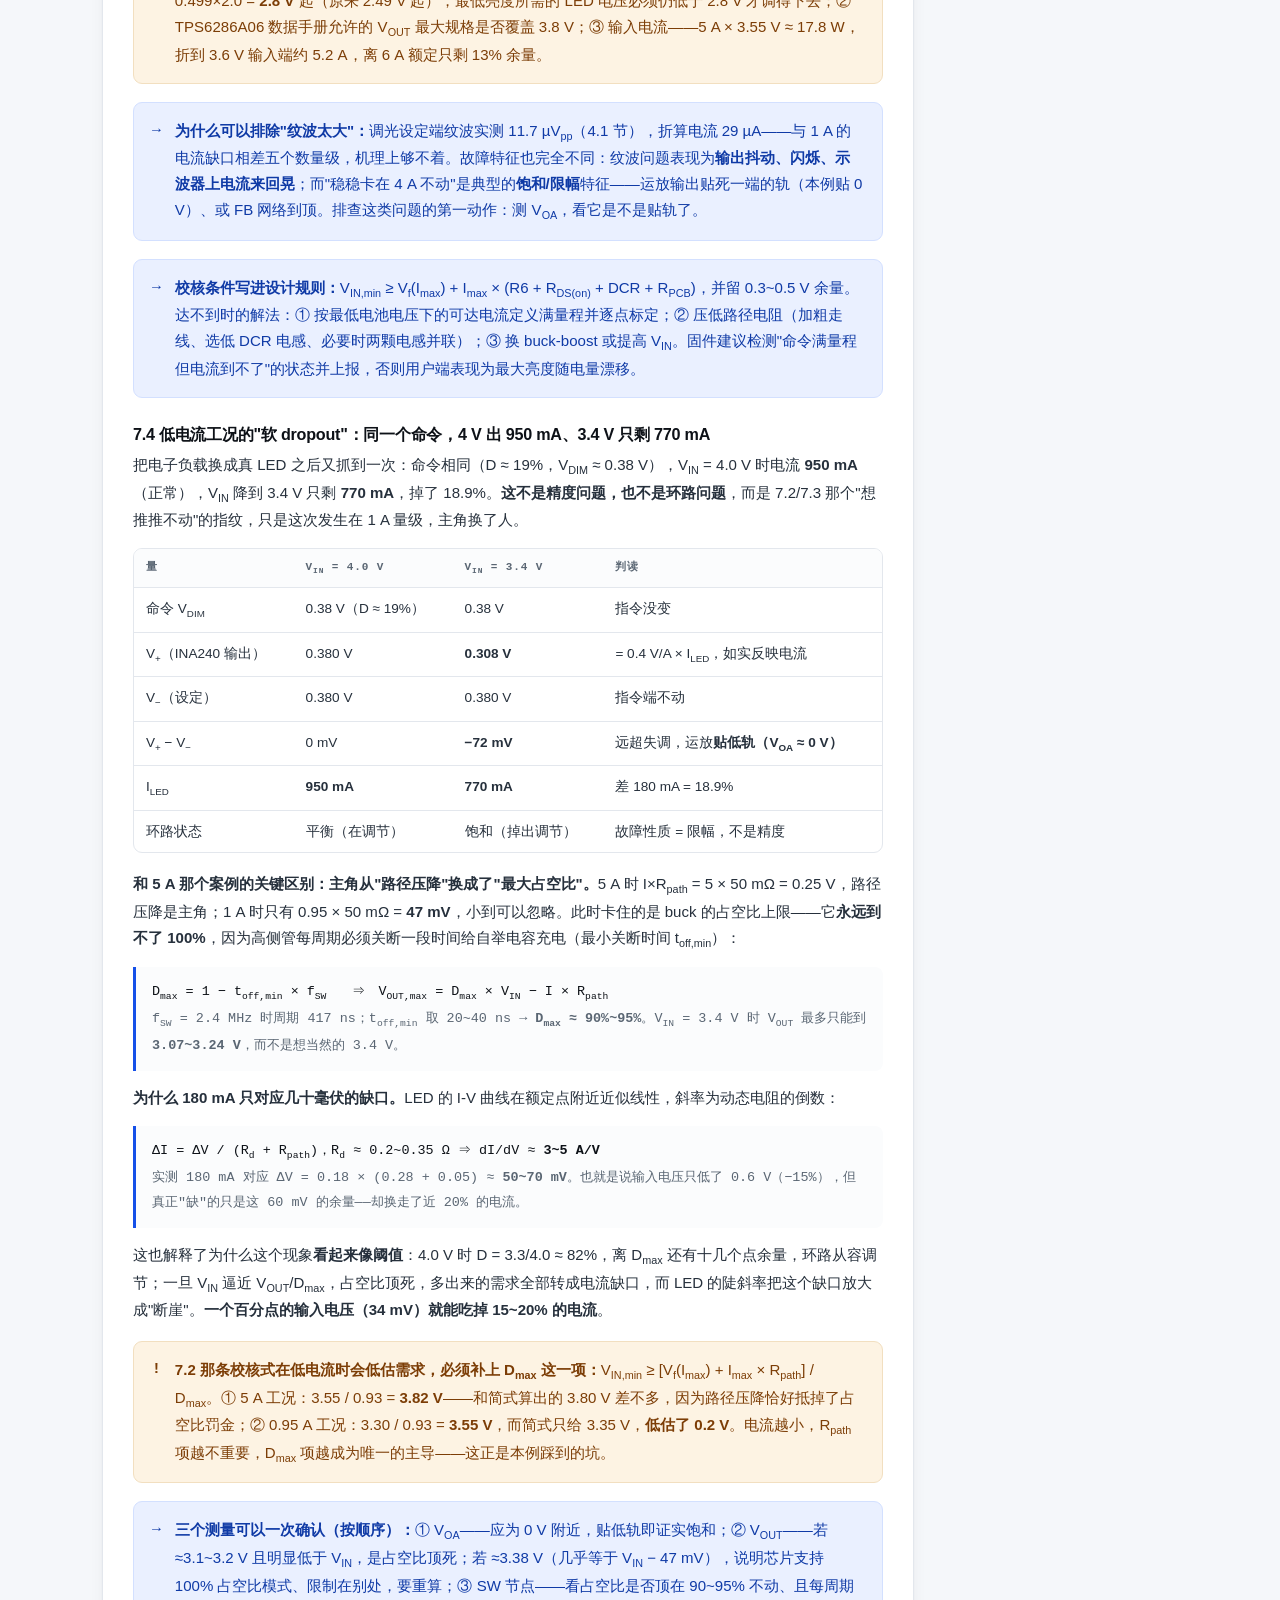
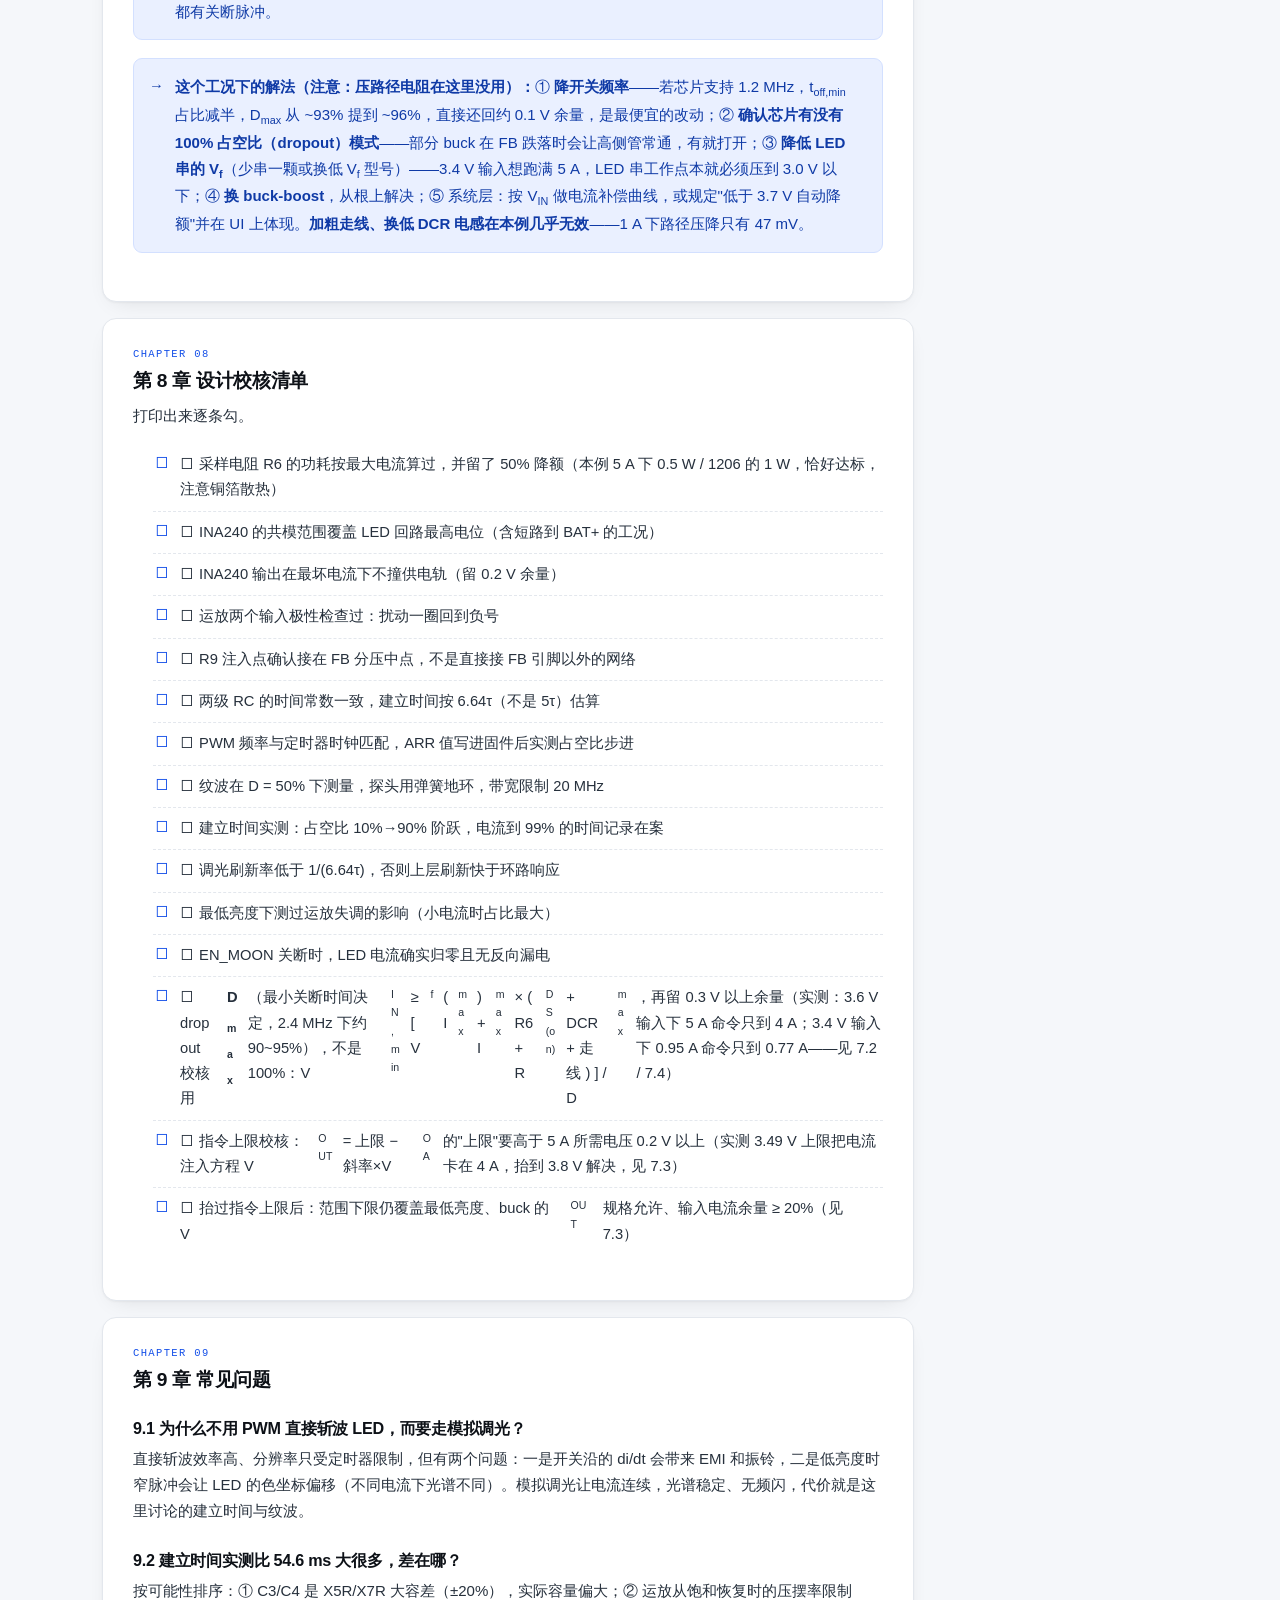
<file: constant-current-dimming.html>
<!doctype html>
<html lang="zh-CN">
<head>
<meta charset="utf-8">
<meta name="viewport" content="width=device-width, initial-scale=1">
<title>恒流模拟调光电路设计教程 — 建立时间、纹波与频率步进电流精度 | HW Module Design Learning</title>
<meta name="description" content="以 TPS6286A06 + INA240A1 + OPA330 的 PWM 转模拟恒流调光电路为例，推导调光设定链、两级 RC 滤波的建立时间、残余纹波，以及不同 PWM 频率下 ARR 每步对应的电流精度与有效分辨率，附在线计算器与校核清单。">
<meta name="keywords" content="恒流调光,模拟调光,PWM转模拟,调光建立时间,纹波计算,调光分辨率,有效位数,INA240,OPA330,TPS6286,LED恒流驱动,电流精度,开关电源环路,FB注入">
<meta name="author" content="HW Module Design Learning">
<meta name="robots" content="index, follow, max-image-preview:large">
<link rel="canonical" href="https://torylin1992-coder.github.io/hw-module-design-learning/constant-current-dimming.html">
<meta property="og:url" content="https://torylin1992-coder.github.io/hw-module-design-learning/constant-current-dimming.html">
<meta property="og:type" content="article">
<meta property="og:site_name" content="HW Module Design Learning">
<meta property="og:locale" content="zh_CN">
<meta property="og:title" content="恒流模拟调光电路设计教程">
<meta property="og:description" content="PWM → 两级 RC → 误差放大 → FB 注入：把建立时间、纹波和每步电流精度一次算清。">
<meta name="twitter:card" content="summary_large_image">
<meta name="theme-color" content="#1550e8">
<script type="application/ld+json">
{
  "@context": "https://schema.org",
  "@type": "TechArticle",
  "headline": "恒流模拟调光电路设计教程：建立时间、纹波与频率步进电流精度",
  "description": "以 TPS6286A06 + INA240A1 + OPA330 构成的 PWM 转模拟恒流调光电路为例，给出调光设定链传递关系、两级 RC 建立时间与残余纹波的解析算法，以及 PWM 频率步进对应 ARR 分辨率与电流精度的换算表。",
  "inLanguage": "zh-CN",
  "isPartOf": {
    "@type": "WebSite",
    "name": "HW Module Design Learning",
    "url": "https://torylin1992-coder.github.io/hw-module-design-learning/"
  },
  "about": [
    "恒流调光",
    "模拟调光",
    "PWM 转模拟",
    "建立时间",
    "输出纹波",
    "调光分辨率",
    "电流检测放大器",
    "开关电源环路"
  ],
  "author": {
    "@type": "Organization",
    "name": "HW Module Design Learning"
  },
  "publisher": {
    "@type": "Organization",
    "name": "HW Module Design Learning"
  },
  "datePublished": "2026-10-28",
  "dateModified": "2026-10-28"
}
</script>
<link rel="stylesheet" href="assets/style.css">
</head>
<body>

<header class="site-head">
  <div class="wrap">
    <a class="brand" href="index.html">
      <span class="brand-mark" aria-hidden="true">HW</span>
      <span>HW Module Design Learning<small>硬件模块设计学习</small></span>
    </a>
    <nav class="nav" aria-label="主导航">
      <a href="index.html">首页</a>
      <a href="modules.html">模块手册</a>
      <a href="checklist.html">评审清单</a>
      <a href="calculators.html">工程计算器</a>
      <a href="inductor-selection.html">电感选型</a>
      <a href="constant-current-dimming.html" aria-current="page">恒流调光</a>
      <a href="faq.html">调试问答</a>
    </nav>
  </div>
</header>

<main>
<div class="wrap">
  <nav class="breadcrumb" aria-label="面包屑"><a href="index.html">首页</a><span>/</span><a href="modules.html#m01">Buck 降压电源</a><span>/</span>恒流模拟调光电路设计</nav>
  <div class="page-head">
    <h1>恒流模拟调光电路设计教程</h1>
    <p>一份可直接照做的推导：PWM 怎么变成电流设定、两级 RC 的建立时间为什么是 57 ms 而不是 5τ，以及每个频率档位下 ARR 每走一步对应多少毫安。</p>
    <div class="doc-tags">
      <span class="tag blue">设计教程</span>
      <span class="tag">拓扑 · Buck + 电流环</span>
      <span class="tag">建立时间 / 纹波 / 分辨率</span>
      <span class="tag">含在线计算器</span>
    </div>
  </div>
</div>

<div class="wrap" style="padding-bottom:64px">
<div class="doc-layout">

<article>

<section class="chap" id="ch0">
  <span class="chap-num">Abstract</span>
  <h2>一页结论</h2>
  <p>这块板的核心是一条链路：<b>PWM 占空比 → 滤波后的直流电压 → LED 电流</b>。三个指标（建立时间、纹波、每步电流）全部由同一条链路决定，改一个电容就会同时动到另外两个。先把结论摆出来：</p>

  <div class="table-wrap">
    <table>
      <thead><tr><th>指标</th><th>算式</th><th>按本图参数</th></tr></thead>
      <tbody>
        <tr><td>电流设定跨阻</td><td>K = 1 / (G · R<sub>6</sub>)</td><td>1 / (20 × 0.02 Ω) = <b>2.5 A/V</b></td></tr>
        <tr><td>满量程（D = 100%）</td><td>I = K · V<sub>PWM</sub></td><td>2.5 × 2.0 V = <b>5.00 A</b></td></tr>
        <tr><td>满量程时 INA240 输出</td><td>V = G · R<sub>6</sub> · I</td><td>5 A × 0.4 V/A = <b>2.0 V</b>，距轨限 2.8 V 余量 0.8 V（40%）</td></tr>
        <tr><td>调光分辨率</td><td>N = f<sub>CLK</sub> / f<sub>PWM</sub>，bit = log<sub>2</sub>N</td><td>4800 步 = <b>12.23 bit</b>（完整覆盖 0~5 A）</td></tr>
        <tr><td>每步电流</td><td>ΔI = I<sub>FS</sub> / N</td><td>5.00 A / 4800 = <b>1.04 mA</b></td></tr>
        <tr><td>滤波时间常数</td><td>τ = R · C</td><td>3.74 kΩ × 2.2 µF = <b>8.23 ms</b></td></tr>
        <tr><td>建立时间（1%）</td><td>t<sub>1%</sub> = 6.64 τ（两级同参数 RC）</td><td><b>54.6 ms</b>，实测 57 ms</td></tr>
        <tr><td>调光纹波</td><td>V<sub>pp</sub> = (4V<sub>PWM</sub>/π) · A² · 1.23</td><td><b>11.7 µV<sub>pp</sub></b>（RMS 约 3.9 µV，折算 29.4 µA）</td></tr>
      </tbody>
    </table>
  </div>

  <div class="callout warn">
    <span class="ico">!</span>
    <p><strong>最容易错的一步：</strong>拿单级指数 <code>5τ</code> 去估两级 RC 的建立时间。单级 5τ 是 41 ms，两级要到 1% 需要 <b>6.64τ</b>，差 33%。同样，纹波也不能只算一级衰减——两级是平方关系，差一个数量级。</p>
  </div>

  <p>下面按「电路怎么接 → 环路怎么闭合 → 建立时间怎么算 → 纹波怎么算 → 频率步进怎么换算成电流」的顺序展开。所有公式都能用页面末尾的<a href="#ch6">在线计算器</a>复算。</p>
</section>

<section class="chap" id="ch1">
  <span class="chap-num">Chapter 01</span>
  <h2>第 1 章 电路拆解</h2>
  <p>先把原理图按功能切成五块，后面所有计算都建立在这个切分上。</p>

  <figure class="fig">
    <a href="assets/schematic-constant-current-dimming.png" target="_blank" rel="noopener" title="点击查看原图">
      <img src="assets/schematic-constant-current-dimming.png" alt="恒流模拟调光电路原理图：TPS6286A06 降压变换器、INA240A1 电流检测、OPA330 误差放大与 PWM 两级 RC 滤波" loading="lazy">
    </a>
    <figcaption>图 1-1　恒流模拟调光电路。左侧为功率级，右上为电流采样，下方为调光设定与误差放大。<b>点击图片看原图</b>（2198 px，元件标号可读）。</figcaption>
  </figure>

  <div class="table-wrap">
    <table>
      <thead><tr><th>环节</th><th>器件</th><th>作用</th><th>决定什么指标</th></tr></thead>
      <tbody>
        <tr><td>① 功率级</td><td>U4 TPS6286A06、L1 0.47 µH、C9/C10 22 µF×2</td><td>把 BAT+ 降压到 LED 串所需电压，2.4 MHz 同步整流</td><td>开关纹波、效率</td></tr>
        <tr><td>② 电流采样</td><td>R6 0.02 Ω 1% 1206 1W、U6 INA240A1</td><td>把 LED 电流转成电压，增益 20 V/V</td><td>跨阻 2.5 A/V、增益误差</td></tr>
        <tr><td>③ 采样滤波</td><td>R3 10 kΩ、C12 1.5 nF</td><td>抑制 2.4 MHz 开关噪声进入运放</td><td>采样噪声、环路相位</td></tr>
        <tr><td>④ 误差放大</td><td>U3 OPA330（零漂移）</td><td>比较设定电压与采样电压，输出误差量</td><td>直流精度、响应速度</td></tr>
        <tr><td>⑤ 环路注入</td><td>R9 866 kΩ、R8 432 kΩ、R10 100 kΩ</td><td>把运放输出注入 FB 分压中点，改变 V<sub>OUT</sub></td><td>调节范围、环路增益</td></tr>
        <tr><td>⑥ 调光滤波</td><td>R5/R4 3.74 kΩ、C4/C3 2.2 µF</td><td>把 10 kHz PWM 滤成直流设定电压</td><td>建立时间、设定纹波</td></tr>
        <tr><td>⑦ 使能</td><td>Q1 DTA143EE、Q2 LDTC143EET1E、R1 120 Ω</td><td>EN_MOON 控制，切换/旁路调光通路</td><td>开关时序</td></tr>
      </tbody>
    </table>
  </div>

  <h3>1.1 信号是怎么走的</h3>
  <p>把三条路径分开看，电路就不难了：</p>
  <ul class="flow">
    <li><span class="n">01</span><div><b>设定路径</b>PWM_LED（10 kHz，0~100%）→ R5 → C4 → R4 → C3 → 运放反相端 V−。占空比被滤成直流电压。</div></li>
    <li><span class="n">02</span><div><b>反馈路径</b>LED 电流流过 R6 → INA240A1 放大 20 倍 → R3/C12 低通 → 运放同相端 V+。</div></li>
    <li><span class="n">03</span><div><b>执行路径</b>运放输出 V<sub>OA</sub> → R9 866 kΩ → FB 节点（0.6 V 基准）→ 芯片调整占空比 → V<sub>OUT</sub> → LED 电流。</div></li>
  </ul>

  <h3>1.2 为什么采样电阻放在 LED 回路里</h3>
  <p>R6 串在 LED 电流的实际路径上，INA240 测的是它的压降。这样电流环直接闭合在<b>负载电流</b>上，而不是电感电流或输出电压上，LED 的 V<sub>f</sub> 漂移、线束电阻、温度变化都被环路吃掉，只剩采样电阻的容差和放大器误差留在精度里。</p>
  <p>代价是 R6 上有持续功耗：5 A 时 P = I²R = 5² × 0.02 = <b>0.5 W</b>。1206 封装额定 1 W，恰好用 50%，符合常规降额，但要注意焊盘散热铜箔是否够——大电流下这个电阻是板上最热的无源器件之一。</p>
</section>

<section class="chap" id="ch2">
  <span class="chap-num">Chapter 02</span>
  <h2>第 2 章 环路怎么闭合</h2>
  <p>三个公式串起来，就是整条调光链的静态关系。</p>

  <h3>2.1 采样链：电流变成电压</h3>
  <div class="eq">
    <div>V<sub>INA</sub> = G · R<sub>6</sub> · I<sub>LED</sub> = 20 × 0.02 Ω × I<sub>LED</sub> = 0.4 V/A × I<sub>LED</sub></div>
    <div class="note">G = 20（INA240A1），R6 = 0.02 Ω → 0.4 V/A。PWM 幅度 2.0 V，D = 100% 时设定电压 2.0 V 正好对应满量程 5 A，此时 INA240 输出也是 2.0 V——供电 3.0 V、轨限约 2.8 V，<b>余量 0.8 V（40%）</b>，采样链不撞轨；硬件理论极限 2.8 V / 0.4 V/A = 7.0 A，占空比全程 0~100% 线性可用，不需要软件限占空比。</div>
  </div>

  <h3>2.2 设定链：占空比变成电压</h3>
  <div class="eq">
    <div>V<sub>DIM</sub> = D · V<sub>PWM</sub></div>
    <div class="note">D 为占空比（0~1）。10 kHz 下两级 RC 的残余纹波只有几十 µV，直流分量就是这个平均值。</div>
  </div>

  <h3>2.3 虚短把两条链锁在一起</h3>
  <p>运放工作在闭环，反相端与同相端电位相等（V− = V+），而两端各接一条链的直流输出，于是：</p>
  <div class="eq">
    <div>D · V<sub>PWM</sub> = G · R<sub>6</sub> · I<sub>LED</sub></div>
    <div>⇒  I<sub>LED</sub> = D · V<sub>PWM</sub> / (G · R<sub>6</sub>) = K · D · V<sub>PWM</sub>，K = 2.5 A/V</div>
  </div>
  <p>这就是全部：<b>电流与占空比严格成正比</b>，比例系数只由 V<sub>PWM</sub>、G、R6 三个量决定。调光线性度好不好，就看这三个量稳不稳。</p>

  <div class="table-wrap">
    <table>
      <thead><tr><th>占空比 D</th><th>V<sub>DIM</sub></th><th>I<sub>LED</sub></th><th>R6 压降</th><th>备注</th></tr></thead>
      <tbody>
        <tr><td>10%</td><td>0.20 V</td><td>0.50 A</td><td>10 mV</td><td>低亮度，注意运放失调占比变大</td></tr>
        <tr><td>25%</td><td>0.50 V</td><td>1.25 A</td><td>25 mV</td><td>—</td></tr>
        <tr><td>50%</td><td>1.00 V</td><td>2.50 A</td><td>50 mV</td><td>PWM 纹波最大点（见 4.1）</td></tr>
        <tr><td>75%</td><td>1.50 V</td><td>3.75 A</td><td>75 mV</td><td>—</td></tr>
        <tr><td><b>100%</b></td><td><b>2.0 V</b></td><td><b>5.00 A</b></td><td><b>100 mV</b></td><td>满量程；INA240 输出 2.0 V，距轨限 2.8 V 余量 0.8 V</td></tr>
      </tbody>
    </table>
  </div>

  <div class="callout warn">
    <span class="ico">!</span>
    <p><strong>这一版参数为什么舒服：三个量互相咬合。</strong>PWM 幅度 2.0 V × 跨阻 2.5 A/V = 满量程正好 5 A；5 A 时 INA240 输出 2.0 V，距 2.8 V 轨限余量 40%；占空比 0~100% 全程线性对应 0~5 A，<b>不需要软件限 D<sub>max</sub></b>，4800 步全部有效。唯一要盯住的是 PWM 信号源的幅度：满量程 = K · V<sub>PWM</sub>，若日后把 PWM 换成 3.0 V 或 3.3 V 域的信号直出，满量程会变成 7.5 A / 8.25 A，超出 buck 的 6 A 能力——换信号源或加电平转换时必须同步复核这个乘积。</p>
  </div>

  <h3>2.4 运放怎么改变输出电压</h3>
  <p>FB 是 0.6 V 基准点。R8 与 R10 分压设定输出电压，R9 把运放输出接进来，相当于往分压中点注入电流。对 FB 节点列 KCL（忽略 FB 引脚电流）：</p>
  <div class="eq">
    <div>(V<sub>OUT</sub> − 0.6)/R<sub>8</sub> + (0 − 0.6)/R<sub>10</sub> + (V<sub>OA</sub> − 0.6)/R<sub>9</sub> = 0</div>
    <div>⇒  V<sub>OUT</sub> = 0.6 · (1 + R<sub>8</sub>/R<sub>10</sub> + R<sub>8</sub>/R<sub>9</sub>) − V<sub>OA</sub> · (R<sub>8</sub>/R<sub>9</sub>)</div>
    <div>代入 R<sub>8</sub> = 432 kΩ，R<sub>10</sub> = 100 kΩ，R<sub>9</sub> = 866 kΩ：</div>
    <div>V<sub>OUT</sub> = 3.49 V − 0.499 · V<sub>OA</sub></div>
    <div class="note">V<sub>OA</sub> 从 0 升到 2.0 V（3.0 V 供电只用到 2/3 行程），V<sub>OUT</sub> 从 3.49 V 降到 2.49 V。运放输出越高，输出电压越低——这是负反馈成立的关键。若 LED 串压降低于 2.5 V 导致调不下去，可把 OPA330 换到 3.3 V 供电，V<sub>OUT</sub> 最低到 1.84 V。<b>注意 3.49 V 这个上限本身就由 FB 分压上限电阻决定，是环路的"指令天花板"——本电路实测就是被它卡住 5 A 的，详见 7.3。</b></div>
  </div>

  <h3>2.5 极性检查（这一步不能省）</h3>
  <p>假设扰动让 LED 电流升高一点，沿着环路走一圈，看它会不会被压回去：</p>
  <ul class="flow">
    <li><span class="n">01</span><div><b>I<sub>LED</sub> ↑</b> → R6 压降 ↑ → INA240 输出 ↑（V+ 升）</div></li>
    <li><span class="n">02</span><div><b>V<sub>OA</sub> ↑</b> → 经 R9 注入 FB 的电流增加 → FB 节点电位 ↑</div></li>
    <li><span class="n">03</span><div><b>V<sub>OUT</sub> ↓</b> → LED 压差减小 → I<sub>LED</sub> ↓（回到原值）</div></li>
  </ul>
  <p>三个箭头方向合起来是负号，环路稳定。若把运放的两个输入接反，就会变成正反馈，一上电就顶到最大电流——调试时先测这一点，比看波形快。</p>
</section>

<section class="chap" id="ch3">
  <span class="chap-num">Chapter 03</span>
  <h2>第 3 章 建立时间怎么算</h2>
  <p>调光指令从"改占空比"到"电流到位"，中间要穿过两级 RC。建立时间就是这两级电容充到目标值的时间。</p>

  <h3>3.1 时间常数</h3>
  <div class="eq">
    <div>τ = R<sub>4</sub> · C<sub>4</sub> = R<sub>5</sub> · C<sub>3</sub> = 3.74 kΩ × 2.2 µF = 8.23 ms</div>
    <div class="note">两级参数故意取成相同值，这样响应形状最好算。</div>
  </div>

  <h3>3.2 单级容易，两级要解方程</h3>
  <p>单级 RC 的阶跃响应是 1 − e<sup>−t/τ</sup>，5τ 到 99.3%。但这里是两级串联，前一级的输出就是后一级的输入，阶跃响应变成：</p>
  <div class="eq">
    <div>v(t) = 1 − (1 + t/τ) · e<sup>−t/τ</sup></div>
    <div class="note">两级同参数 RC、级间有隔离（运放输入不取电流）时的标准解。注意那个多出来的 (1 + t/τ) 因子，它让曲线尾部拖得更长。</div>
  </div>
  <p>令误差 (1 + x)e<sup>−x</sup> = ε，解出 x，再乘 τ：</p>

  <div class="table-wrap">
    <table>
      <thead><tr><th>判据</th><th>x（τ 的倍数）</th><th>t（τ = 8.23 ms）</th><th>用途</th></tr></thead>
      <tbody>
        <tr><td>到 90%</td><td>3.89</td><td>32.0 ms</td><td>粗略响应时间</td></tr>
        <tr><td>到 99%（1%）</td><td><b>6.64</b></td><td><b>54.6 ms</b></td><td>最常用的"建立完成"判据</td></tr>
        <tr><td>到 99.9%（0.1%）</td><td>9.23</td><td>76.0 ms</td><td>高精度测量、暗场切换</td></tr>
        <tr><td>到 99.99%</td><td>11.76</td><td>96.7 ms</td><td>—</td></tr>
      </tbody>
    </table>
  </div>

  <p>实测 57 ms 落在 1% 判据附近（对应 x = 6.93，误差约 0.73%），说明环路本身（运放压摆、buck 的几十 µs 响应）不是瓶颈，<b>主导项就是这两颗 2.2 µF</b>。</p>

  <div class="callout">
    <span class="ico">→</span>
    <p>如果按单级 5τ 估，会得到 41 ms，比实测少 16 ms。差 30% 看似能接受，但如果用它去定"上电后多久采样有效"，就会在 41~57 ms 这段采到还没稳定的电流。</p>
  </div>

  <h3>3.3 想更快，代价是什么</h3>
  <p>τ 与 C 成正比，建立时间同比例缩短；但纹波与 C² 成反比，砍一半电容，纹波涨 4 倍。这是一条硬约束：</p>

  <div class="table-wrap">
    <table>
      <thead><tr><th>C3 / C4</th><th>τ</th><th>建立到 1%</th><th>10 kHz 纹波</th><th>纹波 / 1 LSB</th><th>有效位数</th></tr></thead>
      <tbody>
        <tr><td>4.7 µF</td><td>17.6 ms</td><td>117 ms</td><td>2.6 µV<sub>pp</sub></td><td>0.006</td><td>12.23</td></tr>
        <tr><td><b>2.2 µF</b></td><td><b>8.23 ms</b></td><td><b>54.6 ms</b></td><td><b>11.7 µV<sub>pp</sub></b></td><td><b>0.028</b></td><td><b>12.23</b></td></tr>
        <tr><td>1 µF</td><td>3.74 ms</td><td>24.8 ms</td><td>56.9 µV<sub>pp</sub></td><td>0.14</td><td>12.23</td></tr>
        <tr><td>470 nF</td><td>1.76 ms</td><td>11.7 ms</td><td>257 µV<sub>pp</sub></td><td>0.62</td><td>12.23</td></tr>
        <tr><td>220 nF</td><td>0.82 ms</td><td>5.5 ms</td><td>1.18 mV<sub>pp</sub></td><td>2.82</td><td>10.73</td></tr>
        <tr><td>100 nF</td><td>0.37 ms</td><td>2.5 ms</td><td>5.69 mV<sub>pp</sub></td><td>13.7</td><td>8.46</td></tr>
      </tbody>
    </table>
  </div>

  <p>表里"有效位数"一列是关键：<b>当纹波小于 1 LSB 时，分辨率不被纹波吃掉</b>，几档电容都能保住 12.23 bit；一旦降到 220 nF 以下，纹波开始超过一步的幅度，位数就掉下来了。所以选电容不是"越大越好"，而是"刚好让纹波低于 1 LSB，同时建立时间能接受"。</p>
</section>

<section class="chap" id="ch4">
  <span class="chap-num">Chapter 04</span>
  <h2>第 4 章 纹波怎么算</h2>
  <p>这块电路里有两个完全不同的纹波，容易被混为一谈：一个是 <b>PWM 滤波残余</b>（影响平均电流的抖动），一个是 <b>buck 开关纹波</b>（影响瞬时电流波形）。前者决定调光精度，后者决定光输出纹波和 EMI。</p>

  <h3>4.1 PWM 残余纹波：从方波到微伏</h3>
  <p>PWM 是方波，先拆成傅里叶级数，再用两级 RC 的幅频特性逐次衰减：</p>
  <div class="eq">
    <div>v<sub>PWM</sub>(t) = D·V<sub>PWM</sub> + (2V<sub>PWM</sub>/π) · Σ<sub>n=1,3,5…</sub> sin(nπD)/n · sin(2πnft)</div>
    <div>基波幅度 A<sub>1</sub> = (2V<sub>PWM</sub>/π) · sin(πD)，在 D = 50% 时最大，等于 2V<sub>PWM</sub>/π</div>
    <div>单级 RC 衰减 |H(f)| = 1/√(1 + (2πfτ)²) ≈ 1/(2πfτ)（当 f ≫ 1/2πτ）</div>
    <div>两级串联：|H|² ，且第 n 次谐波再额外除以 n</div>
  </div>
  <p>因为 (2πfτ) 在 10 kHz 时等于 517，远大于 1，可以用近似式。把各次谐波按最坏情况线性叠加（Σ1/n² = 1.234）：</p>
  <div class="eq">
    <div>V<sub>pp</sub> ≈ 2 · A<sub>1</sub> · |H|² · 1.234 = 2 × 1.27 V × (1/517)² × 1.234</div>
    <div>V<sub>pp</sub> ≈ <b>11.7 µV</b>（D = 50%，V<sub>PWM</sub> = 2.0 V）</div>
    <div class="note">RMS 约 3.9 µV。若按基波单独算（不加谐波）为 9.5 µV<sub>pp</sub>。</div>
  </div>

  <div class="callout">
    <span class="ico">i</span>
    <p>注意 D 的影响：D 越接近 0 或 100%，sin(πD) 越小，纹波越低；<b>D = 50% 是最坏点</b>。所以测纹波要在 50% 占空比下测，在 1% 或 99% 测出来的数会好看得没有意义。</p>
  </div>

  <h3>4.2 折算成电流：这一步才看得出好坏</h3>
  <div class="eq">
    <div>ΔI<sub>ripple</sub> = V<sub>pp</sub> / (G·R<sub>6</sub>) = 11.7 µV / 0.4 V/A = <b>29.4 µA</b></div>
    <div>相对满量程：29.4 µA / 5 A = 0.00059%，约 <b>1/35 LSB</b></div>
  </div>
  <p>结论：按这颗 2.2 µF，调光设定纹波远小于一步电流（1.04 mA），<b>分辨率不会被纹波吃掉</b>。这也是 12.23 bit 这个标称值能站得住的前提。</p>

  <h3>4.3 buck 开关纹波：另一个量级</h3>
  <p>功率级是 2.4 MHz 同步 buck，电感 0.47 µH，输出 3.19 V / 输入 4.2 V：</p>
  <div class="eq">
    <div>D = V<sub>OUT</sub>/V<sub>IN</sub> = 3.19/4.2 = 0.76</div>
    <div>ΔI<sub>L</sub> = V<sub>OUT</sub>(1 − D)/(L·f<sub>SW</sub>) = 3.19 × 0.24/(0.47 µH × 2.4 MHz) = <b>0.68 A</b></div>
    <div>ΔV<sub>OUT</sub> ≈ ΔI<sub>L</sub>/(8·C·f<sub>SW</sub>) = 0.68/(8 × 44 µF × 2.4 MHz) = <b>0.8 mV</b></div>
  </div>
  <p>这 0.68 A 的三角波纹波会直接出现在 LED 电流上（电流环带宽只有几十 Hz，压不住 2.4 MHz）。它折算到采样端是 0.68 × 0.02 = 13.6 mV，被 INA240 放大后 272 mV，再经 R3/C12（fc = 10.6 kHz）衰减约 226 倍，到运放输入端约 1.2 mV——所以 R3/C12 是必须的，没有它运放会一直"看见"开关噪声。</p>

  <div class="table-wrap">
    <table>
      <thead><tr><th>纹波源</th><th>频率</th><th>幅度</th><th>折算 LED 电流</th><th>影响</th></tr></thead>
      <tbody>
        <tr><td>PWM 滤波残余</td><td>10 kHz</td><td>11.7 µV<sub>pp</sub></td><td>29.4 µA</td><td>平均电流抖动，远小于 1 LSB</td></tr>
        <tr><td>buck 开关纹波</td><td>2.4 MHz</td><td>0.68 A（电感）</td><td>数 mA ~ 十几 mA</td><td>瞬时电流、光输出纹波、摄像头频闪</td></tr>
        <tr><td>运放失调</td><td>DC</td><td>25 µV（OPA330 max）</td><td>62.5 µA</td><td>固定偏移，可校准</td></tr>
      </tbody>
    </table>
  </div>

  <p>两个纹波必须分开评估：<b>平均电流的精度看第一行，光输出的干净程度看第二行</b>。想压开关纹波，方向是加大输出电容、提高 f<sub>SW</sub>、或在 LED 回路串磁珠，而不是继续加大 C3/C4——后者只影响 10 kHz 那一项。</p>
</section>

<section class="chap" id="ch5">
  <span class="chap-num">Chapter 05</span>
  <h2>第 5 章 频率步进与电流精度</h2>
  <p>这是最容易被含糊过去的一节。「精度」其实由两个独立的量决定，混在一起谈就会得出错误结论。先把三个概念分开：</p>

  <div class="table-wrap">
    <table>
      <thead><tr><th>概念</th><th>定义</th><th>由什么决定</th><th>本图数值</th></tr></thead>
      <tbody>
        <tr><td>分辨率</td><td>能区分的最小占空比变化</td><td>定时器计数 N = f<sub>CLK</sub>/f<sub>PWM</sub></td><td>4800 步 = 12.23 bit</td></tr>
        <tr><td>步进电流 ΔI</td><td>每走 1 个计数，LED 电流变化多少</td><td>I<sub>FS</sub>/N</td><td>1.04 mA</td></tr>
        <tr><td>有效精度</td><td>分辨率与纹波中较差的那个</td><td>ΔI 与 ΔI<sub>ripple</sub> 合成</td><td>见下表</td></tr>
      </tbody>
    </table>
  </div>

  <h3>5.1 频率一变，分辨率跟着变</h3>
  <p>定时器时钟固定时，PWM 频率与 ARR 是倒数关系。频率越高，一个周期内的计数越少，分辨率越低：</p>
  <div class="eq">
    <div>N = f<sub>CLK</sub> / (f<sub>PWM</sub> · (PSC + 1))　（本图取 PSC = 0，f<sub>CLK</sub> = 48 MHz）</div>
    <div>bit = log<sub>2</sub> N　　ΔD = 1/N　　ΔI = I<sub>FS</sub>/N（I<sub>FS</sub> = K·V<sub>PWM</sub> 为 D = 100% 满量程）</div>
    <div class="note">10 kHz → N = 4800 → 2<sup>12.23</sup> ≈ 4800，这就是标注「12.23 bit」的来历。</div>
  </div>

  <h3>5.2 频率一变，纹波也跟着变</h3>
  <p>但方向相反：频率越高，RC 对基波的衰减越大，残余纹波越小（纹波 ∝ 1/f²）。于是出现一对反向的力：</p>
  <div class="eq">
    <div>ΔI（分辨率项） ∝ 1/N ∝ f<sub>PWM</sub>　　← 频率越高越差</div>
    <div>ΔI<sub>ripple</sub>（纹波项） ∝ 1/f<sub>PWM</sub>²　← 频率越高越好</div>
    <div>综合 ≈ √(ΔI² + ΔI<sub>ripple</sub>²)</div>
  </div>

  <h3>5.3 六个频率档位的实算结果</h3>
  <p>前提：f<sub>CLK</sub> = 48 MHz、V<sub>PWM</sub> = 2.0 V、R6 = 0.02 Ω（0.4 V/A，满量程 5 A）、R = 3.74 kΩ、C = 2.2 µF（即本图参数不变，只改 PWM 频率）。</p>

  <div class="table-wrap">
    <table class="t-wide">
      <thead>
        <tr>
          <th>PWM 频率</th><th>N（ARR+1）</th><th>分辨率</th><th>占空比步进</th>
          <th>步进电流</th><th>10 kHz 以外<br>的纹波</th><th>纹波折算<br>电流</th><th>综合精度</th><th>有效位</th>
        </tr>
      </thead>
      <tbody>
        <tr>
          <td><b>1 kHz</b></td><td>48000</td><td>15.55 bit</td><td>0.0021%</td>
          <td>0.10 mA</td><td>1.17 mV<sub>pp</sub></td><td>2.94 mA</td><td><b>2.94 mA</b></td><td>10.73</td>
        </tr>
        <tr>
          <td><b>2 kHz</b></td><td>24000</td><td>14.55 bit</td><td>0.0042%</td>
          <td>0.21 mA</td><td>294 µV<sub>pp</sub></td><td>0.73 mA</td><td><b>0.76 mA</b></td><td>12.73</td>
        </tr>
        <tr style="background:var(--accent-soft)">
          <td><b>5 kHz</b></td><td>9600</td><td>13.23 bit</td><td>0.0104%</td>
          <td>0.52 mA</td><td>47.0 µV<sub>pp</sub></td><td>0.12 mA</td><td><b>0.53 mA</b></td><td>13.23</td>
        </tr>
        <tr>
          <td><b>10 kHz</b>（本图）</td><td>4800</td><td>12.23 bit</td><td>0.0208%</td>
          <td>1.04 mA</td><td>11.7 µV<sub>pp</sub></td><td>29.4 µA</td><td><b>1.04 mA</b></td><td>12.23</td>
        </tr>
        <tr>
          <td><b>20 kHz</b></td><td>2400</td><td>11.23 bit</td><td>0.0417%</td>
          <td>2.08 mA</td><td>2.9 µV<sub>pp</sub></td><td>7.3 µA</td><td><b>2.08 mA</b></td><td>11.23</td>
        </tr>
        <tr>
          <td><b>50 kHz</b></td><td>960</td><td>9.91 bit</td><td>0.104%</td>
          <td>5.21 mA</td><td>0.47 µV<sub>pp</sub></td><td>1.2 µA</td><td><b>5.21 mA</b></td><td>9.91</td>
        </tr>
      </tbody>
    </table>
  </div>

  <div class="callout">
    <span class="ico">→</span>
    <p><strong>表里最反直觉的一行是 1 kHz。</strong>分辨率明明有 15.55 bit（听起来比 12.23 好），但纹波涨到 1.17 mV<sub>pp</sub>，折算成电流 2.94 mA，是 10 kHz 的 100 倍。真实精度只有 <b>10.73 bit</b>，反而比 10 kHz 差。所以「降低频率换分辨率」这条路，在两级 RC 固定时是走不通的。</p>
  </div>

  <h3>5.4 最优点在哪</h3>
  <p>把两条曲线画在同一张图上，交点大约在 5 kHz：此处分辨率 13.23 bit，纹波压到 0.12 mA（远小于一步 0.52 mA），综合精度 0.53 mA 是六档里最好的。10 kHz 用 1.04 mA 换来了更低纹波和两倍于听觉上限的刷新率，是更常见的选择。</p>
  <ul>
    <li><b>要精度优先</b>：5 kHz，13.23 bit / 0.53 mA，前提是 5 kHz 不会与摄像头帧率或电源环路打架。</li>
    <li><b>要响应和低纹波</b>：10~20 kHz，12.23~11.23 bit，1.0~2.1 mA。</li>
    <li><b>要绝对避免可见闪烁</b>：>20 kHz，但要接受 11 bit 以下，且需要检查定时器时钟是否够高（N 太小会让 ΔI 上升很快）。</li>
  </ul>

  <h3>5.5 选频率的四步</h3>
  <ul class="flow">
    <li><span class="n">01</span><div><b>定精度需求</b>先把可接受的最小电流步进写下来（例如 2 mA），用满量程 I<sub>FS</sub>（本例 5 A）除以它得到需要的 N。</div></li>
    <li><span class="n">02</span><div><b>反推频率上限</b>f<sub>PWM</sub> ≤ f<sub>CLK</sub>/N。本例每步 1.04 mA（K = 2.5 A/V、f<sub>CLK</sub> = 48 MHz）：要 2 mA 步进，N ≥ 2500，频率不超过 19.2 kHz；要 1 mA 步进，N ≥ 5000，上限 9.6 kHz。</div></li>
    <li><span class="n">03</span><div><b>校核纹波</b>用 4.1 的公式算这个频率下的纹波，确认折算电流小于 1 LSB；不满足就加大 C3/C4。</div></li>
    <li><span class="n">04</span><div><b>校核建立时间</b>6.64τ 必须小于系统的调光刷新周期，否则上一档还没稳就切下一档，画面会"糊"。</div></li>
  </ul>

  <div class="callout warn">
    <span class="ico">!</span>
    <p><strong>一个常被忽略的约束：</strong>建立时间 54.6 ms 意味着调光指令最快只能 18 次/秒。如果上层以 60 Hz 或 120 Hz 刷新亮度，实际电流会一直追不上设定值，表现为亮度"发闷"、暗场切换有拖影。这种情况必须减小 C（并接受纹波上升），或改用"PWM 直接斩波 + 恒流源"的方案。</p>
  </div>
</section>

<section class="chap" id="ch6">
  <span class="chap-num">Chapter 06</span>
  <h2>第 6 章 在线计算器</h2>
  <p>改任意一项，下面立刻重算。默认值就是本图的参数，可以对着 5.3 的表核对。</p>

  <div class="calc" data-calc="ccd">
    <p class="grp">电路参数</p>
    <div class="fields">
      <div class="field"><label for="cc-vpwm">PWM 幅度 (V)</label><input id="cc-vpwm" type="number" step="any" value="2.0"></div>
      <div class="field"><label for="cc-fclk">定时器时钟 (MHz)</label><input id="cc-fclk" type="number" step="any" value="48"></div>
      <div class="field"><label for="cc-fpwm">PWM 频率 (kHz)</label><input id="cc-fpwm" type="number" step="any" value="10"></div>
      <div class="field"><label for="cc-r6">采样电阻 R6 (mΩ)</label><input id="cc-r6" type="number" step="any" value="20"></div>
      <div class="field"><label for="cc-g">放大增益 G (V/V)</label><input id="cc-g" type="number" step="any" value="20"></div>
      <div class="field"><label for="cc-r">滤波电阻 R (kΩ)</label><input id="cc-r" type="number" step="any" value="3.74"></div>
      <div class="field"><label for="cc-c">滤波电容 C (µF)</label><input id="cc-c" type="number" step="any" value="2.2"></div>
      <div class="field"><label for="cc-stage">滤波级数</label>
        <select id="cc-stage">
          <option value="2" selected>两级（本图）</option>
          <option value="1">单级</option>
          <option value="3">三级</option>
        </select>
      </div>
    </div>

    <p class="grp">计算结果</p>
    <div class="out">
      <div><span>计数步数 N</span><b id="cc-n">—</b></div>
      <div><span>分辨率</span><b id="cc-bit">—</b></div>
      <div><span>占空比步进</span><b id="cc-dd">—</b></div>
      <div><span>跨阻 K</span><b id="cc-k">—</b></div>
      <div><span>满量程 I<sub>FS</sub></span><b id="cc-ifs">—</b></div>
      <div><span>每步电流 ΔI</span><b id="cc-di">—</b></div>
      <div><span>时间常数 τ</span><b id="cc-tau">—</b></div>
      <div><span>建立时间 (1%)</span><b id="cc-ts">—</b></div>
      <div><span>设定纹波</span><b id="cc-vr">—</b></div>
      <div><span>纹波折算电流</span><b id="cc-ir">—</b></div>
      <div><span>纹波 / 1 LSB</span><b id="cc-rlsb">—</b></div>
      <div><span>有效分辨率</span><b id="cc-eff">—</b></div>
    </div>
    <p class="hint" id="cc-note">—</p>
  </div>

  <p class="mono-note">计算口径：纹波按 D = 50% 最坏点、方波前 15 次奇次谐波线性叠加；建立时间按 N 级同参数 RC 的解析解（两级为 1 − (1 + x)e<sup>−x</sup>）。不计运放压摆率与 buck 环路响应。</p>
</section>

<section class="chap" id="ch7">
  <span class="chap-num">Chapter 07</span>
  <h2>第 7 章 误差预算与降额</h2>
  <p>分辨率是"能分多细"，精度是"准不准"。12.23 bit 的分辨率配上 1% 的采样电阻，实际精度就只有 7 bit 左右——这一步必须单独算。</p>

  <div class="table-wrap">
    <table>
      <thead><tr><th>误差源</th><th>典型值</th><th>折算电流误差</th><th>占满量程</th></tr></thead>
      <tbody>
        <tr><td>R6 容差</td><td>1%（1206 厚膜）</td><td>±50 mA</td><td><b>1.0%</b>（主导项）</td></tr>
        <tr><td>INA240A1 增益误差</td><td>±0.2%（25 °C）</td><td>±10 mA</td><td>0.2%</td></tr>
        <tr><td>INA240 失调</td><td>±25 µV（RTI）</td><td>±1.25 mA</td><td>0.025%</td></tr>
        <tr><td>OPA330 失调</td><td>±25 µV</td><td>±62.5 µA</td><td>0.00125%</td></tr>
        <tr><td>FB 基准误差</td><td>±1%</td><td>影响 V<sub>OUT</sub>，被电流环抑制</td><td>≈0</td></tr>
        <tr><td>R8/R10/R9 容差</td><td>1%</td><td>影响调节范围，被环路抑制</td><td>≈0</td></tr>
        <tr><td><b>RSS 合计</b>（√Σe²）</td><td>—</td><td>±51 mA</td><td><b>≈1.0%</b></td></tr>
      </tbody>
    </table>
  </div>

  <div class="callout">
    <span class="ico">i</span>
    <p><strong>RSS 是什么意思：</strong>Root Sum Square，平方和开根号。这四项如果按最坏情况直接相加，是 1.0 + 0.2 + 0.025 + 0.001 = <b>1.23%（61.3 mA）</b>；但四项同时各自顶到极限的概率极低，按独立随机量合成，总标准差 = √(50² + 10² + 1.25² + 0.06²) = <b>51.0 mA（1.02%）</b>。工程惯例：<b>RSS 估典型批量，线性相加估最坏单台</b>。</p>
    <p>用 RSS 有两个前提：① 各误差相互独立（不同器件、不同机理）；② 方向随机（正负各半）。像 R6 的 1% 对<b>单块板</b>其实是一个固定的增益偏差，不会因为"随机"而互相抵消——同一块板的上限就是 R6 那 1%，这也是为什么下面说"软件单点校准"比换电阻更划算：校准把这项系统性偏差直接消掉，剩下的随机项才轮到 RSS 说话。</p>
  </div>

  <p>结论很明确：<b>精度卡在 R6 上</b>。换成 0.1% 的合金电阻（或 4 线接法的 Kelvin 采样），总误差能压到 0.25% 以内；不换的话，软件里做一次单点校准也能把 1% 的增益误差消掉。</p>

  <h3>7.1 两个必须复核的降额</h3>
  <div class="table-wrap">
    <table>
      <thead><tr><th>项目</th><th>计算</th><th>结论</th></tr></thead>
      <tbody>
        <tr>
          <td>R6 功耗</td>
          <td>I²R = 5² × 0.02 = 0.50 W（1206 额定 1 W）</td>
          <td>恰好 50%，符合常规降额；确认焊盘散热铜箔面积，必要时换 2512</td>
        </tr>
        <tr>
          <td>INA240 输出摆幅</td>
          <td>5 A × 0.4 V/A = 2.0 V，供电 3.0 V，轨限约 2.8 V</td>
          <td>余量 0.8 V（40%），采样链不撞轨；硬件极限 2.8/0.4 = 7.0 A</td>
        </tr>
        <tr>
          <td>运放输出范围</td>
          <td>V<sub>OA</sub> 需 0~2.0 V，OPA330 输出轨到轨</td>
          <td>OK，行程只用到 3.0 V 供电的 2/3，接近 0 V 时压摆变慢</td>
        </tr>
        <tr>
          <td>buck 输出能力</td>
          <td>3.19 V × 5 A = 16.0 W，TPS6286A06 额定 6 A</td>
          <td>83% 额定负载，余量够用</td>
        </tr>
      </tbody>
    </table>
  </div>

  <div class="callout">
    <span class="ico">→</span>
    <p><strong>按真实工况复盘，之前列的冲突全部解除，而且这次没有取舍</strong>：V<sub>PWM</sub> = 2.0 V 让满量程正好是 5 A，INA240 满量程输出 2.0 V（轨限余量 40%），R6 只有 0.5 W（50% 降额），buck 跑 83%——硬件上没有超规格的地方，而且 <b>4800 步全部落在 0~5 A 区间，12.23 bit 完整可用，不需要软件限占空比</b>。</p>
  </div>

  <div class="callout">
    <span class="ico">→</span>
    <p><strong>唯一要盯住的是 PWM 信号源的幅度。</strong>满量程 = K · V<sub>PWM</sub>，现在 2.0 V 对应 5 A；若日后 PWM 换成 3.0 V 或 3.3 V 域直出，满量程会变成 7.5 A / 8.25 A，超出 TPS6286A06 的 6 A 能力，100% 时 R6 功耗和 INA240 轨限也都要重核。换 MCU、改电平或动信号链时，先复核这个乘积。</p>
  </div>

  <h3>7.2 输入电压余量（dropout）校核——实测踩过的坑</h3>
  <p>恒流环再强，也只能指挥 buck 在"它给得出来的电压"范围内工作。buck 只能降压，输出上限也不是理想公式 D×V<sub>IN</sub>，而是要扣掉电流路径上所有电阻的压降：</p>
  <div class="eq">
    <div>V<sub>OUT,max</sub> = V<sub>IN</sub> − I × (R<sub>DS(on)·HS</sub> + DCR<sub>L1</sub> + R<sub>PCB</sub>)</div>
  </div>
  <p>实测案例：V<sub>IN</sub> = 3.6 V 时命令满量程，电流顶在 <b>4 A</b>、V<sub>OUT</sub> 卡在 <b>3.4 V</b>——反推路径电阻 ≈ (3.6 − 3.4)/4 = <b>50 mΩ</b>（高侧管导通电阻 + 电感 DCR + PCB 走线，量级合理）。5 A 时可用电压只剩 3.6 − 5×0.05 ≈ <b>3.35 V</b>，而 LED 走 5 A 需要 V<sub>f</sub>(5 A) + 0.1 V ≈ 3.55 V（按 LED 动态电阻 0.1~0.15 Ω 估算），差约 0.2 V，电流就停在 LED I-V 曲线与可用电压的交点上。LED 的 di/dV 很陡，<b>0.2 V 的电压缺口就是 1 A 的电流差</b>。这不是环路故障——FB 此时始终低于 0.6 V 基准，buck 已维持最大导通，环路"还想再推"但功率级给不出来。电池放电末端（3.2 V）会更严重：可用电压 3.0 V 左右，电流可能只剩 2~3 A。满量程 5 A 本质上只在电池高电量区间可达，这是 buck 拓扑"只能降压"的固有属性。</p>
  <h3>7.3 实测根因复盘：压死的其实是"指令上限"，不是纹波</h3>
  <p>上面这个 4 A 卡死现象后来实测定案：<b>把 FB 网络的输出电压范围从 2~3.5 V 改成 2~3.8 V，5 A 立刻可达</b>。这说明主要短板不在功率侧的路径压降，而在控制侧——<b>环路能给 V<sub>OUT</sub> 的"指令上限"只有 3.49 V</b>。回忆 2.4 节的注入方程 V<sub>OUT</sub> = 3.49 − 0.499·V<sub>OA</sub>：当运放把 V<sub>OA</sub> 压到 0 V（"我要更高电压"的极限状态）时，V<sub>OUT</sub> 就到顶 3.49 V，再多一分都给不出。而 5 A 需要 ≈3.55~3.6 V，差这 0.1~0.2 V，电流就停在 4 A。</p>
  <p>这个案例里其实<b>叠着两层限制</b>，谁先撞上谁生效：① 控制侧——FB 网络/注入方程给定的 V<sub>OUT</sub> 指令上限（3.49 V）；② 功率侧——输入电压减去路径压降后的物理上限（3.6 V 输入、50 mΩ 路径下 5 A 时约 3.35 V）。本次修复把①抬到 3.8 V 后环路立刻找到平衡点，但②仍在——电池电压往下掉的时候，限制会切换到②，到时候电流又会到不了 5 A。所以 7.2 的 dropout 校核仍然必须做，控制侧余量调大只是把"墙"往后推了一段。</p>
  <div class="callout warn">
    <span class="ico">!</span>
    <p><strong>抬指令上限之后要跟着复核三处：</strong>① 范围下限——若只抬分压上限电阻，斜率不变，新范围是 3.8 − 0.499×2.0 = <b>2.8 V</b> 起（原来 2.49 V 起），最低亮度所需的 LED 电压必须仍低于 2.8 V 才调得下去；② TPS6286A06 数据手册允许的 V<sub>OUT</sub> 最大规格是否覆盖 3.8 V；③ 输入电流——5 A × 3.55 V ≈ 17.8 W，折到 3.6 V 输入端约 5.2 A，离 6 A 额定只剩 13% 余量。</p>
  </div>
  <div class="callout">
    <span class="ico">→</span>
    <p><strong>为什么可以排除"纹波太大"：</strong>调光设定端纹波实测 11.7 µV<sub>pp</sub>（4.1 节），折算电流 29 µA——与 1 A 的电流缺口相差五个数量级，机理上够不着。故障特征也完全不同：纹波问题表现为<b>输出抖动、闪烁、示波器上电流来回晃</b>；而"稳稳卡在 4 A 不动"是典型的<b>饱和/限幅</b>特征——运放输出贴死一端的轨（本例贴 0 V）、或 FB 网络到顶。排查这类问题的第一动作：测 V<sub>OA</sub>，看它是不是贴轨了。</p>
  </div>
  <div class="callout">
    <span class="ico">→</span>
    <p><strong>校核条件写进设计规则：</strong>V<sub>IN,min</sub> ≥ V<sub>f</sub>(I<sub>max</sub>) + I<sub>max</sub> × (R6 + R<sub>DS(on)</sub> + DCR + R<sub>PCB</sub>)，并留 0.3~0.5 V 余量。达不到时的解法：① 按最低电池电压下的可达电流定义满量程并逐点标定；② 压低路径电阻（加粗走线、选低 DCR 电感、必要时两颗电感并联）；③ 换 buck-boost 或提高 V<sub>IN</sub>。固件建议检测"命令满量程但电流到不了"的状态并上报，否则用户端表现为最大亮度随电量漂移。</p>
  </div>

  <h3>7.4 低电流工况的"软 dropout"：同一个命令，4 V 出 950 mA、3.4 V 只剩 770 mA</h3>
  <p>把电子负载换成真 LED 之后又抓到一次：命令相同（D ≈ 19%，V<sub>DIM</sub> ≈ 0.38 V），V<sub>IN</sub> = 4.0 V 时电流 <b>950 mA</b>（正常），V<sub>IN</sub> 降到 3.4 V 只剩 <b>770 mA</b>，掉了 18.9%。<b>这不是精度问题，也不是环路问题</b>，而是 7.2/7.3 那个"想推推不动"的指纹，只是这次发生在 1 A 量级，主角换了人。</p>
  <div class="table-wrap">
    <table>
      <thead>
        <tr><th>量</th><th>V<sub>IN</sub> = 4.0 V</th><th>V<sub>IN</sub> = 3.4 V</th><th>判读</th></tr>
      </thead>
      <tbody>
        <tr><td>命令 V<sub>DIM</sub></td><td>0.38 V（D ≈ 19%）</td><td>0.38 V</td><td>指令没变</td></tr>
        <tr><td>V<sub>+</sub>（INA240 输出）</td><td>0.380 V</td><td><b>0.308 V</b></td><td>= 0.4 V/A × I<sub>LED</sub>，如实反映电流</td></tr>
        <tr><td>V<sub>−</sub>（设定）</td><td>0.380 V</td><td>0.380 V</td><td>指令端不动</td></tr>
        <tr><td>V<sub>+</sub> − V<sub>−</sub></td><td>0 mV</td><td><b>−72 mV</b></td><td>远超失调，运放<b>贴低轨（V<sub>OA</sub> ≈ 0 V）</b></td></tr>
        <tr><td>I<sub>LED</sub></td><td><b>950 mA</b></td><td><b>770 mA</b></td><td>差 180 mA = 18.9%</td></tr>
        <tr><td>环路状态</td><td>平衡（在调节）</td><td>饱和（掉出调节）</td><td>故障性质 = 限幅，不是精度</td></tr>
      </tbody>
    </table>
  </div>
  <p><b>和 5 A 那个案例的关键区别：主角从"路径压降"换成了"最大占空比"。</b>5 A 时 I×R<sub>path</sub> = 5 × 50 mΩ = 0.25 V，路径压降是主角；1 A 时只有 0.95 × 50 mΩ = <b>47 mV</b>，小到可以忽略。此时卡住的是 buck 的占空比上限——它<b>永远到不了 100%</b>，因为高侧管每周期必须关断一段时间给自举电容充电（最小关断时间 t<sub>off,min</sub>）：</p>
  <div class="eq">
    <div>D<sub>max</sub> = 1 − t<sub>off,min</sub> × f<sub>SW</sub>　　⇒　V<sub>OUT,max</sub> = D<sub>max</sub> × V<sub>IN</sub> − I × R<sub>path</sub></div>
    <div class="note">f<sub>SW</sub> = 2.4 MHz 时周期 417 ns；t<sub>off,min</sub> 取 20~40 ns → <b>D<sub>max</sub> ≈ 90%~95%</b>。V<sub>IN</sub> = 3.4 V 时 V<sub>OUT</sub> 最多只能到 <b>3.07~3.24 V</b>，而不是想当然的 3.4 V。</div>
  </div>
  <p><b>为什么 180 mA 只对应几十毫伏的缺口。</b>LED 的 I-V 曲线在额定点附近近似线性，斜率为动态电阻的倒数：</p>
  <div class="eq">
    <div>ΔI = ΔV / (R<sub>d</sub> + R<sub>path</sub>)，R<sub>d</sub> ≈ 0.2~0.35 Ω ⇒ dI/dV ≈ <b>3~5 A/V</b></div>
    <div class="note">实测 180 mA 对应 ΔV = 0.18 × (0.28 + 0.05) ≈ <b>50~70 mV</b>。也就是说输入电压只低了 0.6 V（−15%），但真正"缺"的只是这 60 mV 的余量——却换走了近 20% 的电流。</div>
  </div>
  <p>这也解释了为什么这个现象<strong>看起来像阈值</strong>：4.0 V 时 D = 3.3/4.0 ≈ 82%，离 D<sub>max</sub> 还有十几个点余量，环路从容调节；一旦 V<sub>IN</sub> 逼近 V<sub>OUT</sub>/D<sub>max</sub>，占空比顶死，多出来的需求全部转成电流缺口，而 LED 的陡斜率把这个缺口放大成"断崖"。<b>一个百分点的输入电压（34 mV）就能吃掉 15~20% 的电流</b>。</p>
  <div class="callout warn">
    <span class="ico">!</span>
    <p><strong>7.2 那条校核式在低电流时会低估需求，必须补上 D<sub>max</sub> 这一项：</strong>V<sub>IN,min</sub> ≥ [V<sub>f</sub>(I<sub>max</sub>) + I<sub>max</sub> × R<sub>path</sub>] / D<sub>max</sub>。① 5 A 工况：3.55 / 0.93 = <b>3.82 V</b>——和简式算出的 3.80 V 差不多，因为路径压降恰好抵掉了占空比罚金；② 0.95 A 工况：3.30 / 0.93 = <b>3.55 V</b>，而简式只给 3.35 V，<b>低估了 0.2 V</b>。电流越小，R<sub>path</sub> 项越不重要，D<sub>max</sub> 项越成为唯一的主导——这正是本例踩到的坑。</p>
  </div>
  <div class="callout">
    <span class="ico">→</span>
    <p><strong>三个测量可以一次确认（按顺序）：</strong>① V<sub>OA</sub>——应为 0 V 附近，贴低轨即证实饱和；② V<sub>OUT</sub>——若 ≈3.1~3.2 V 且明显低于 V<sub>IN</sub>，是占空比顶死；若 ≈3.38 V（几乎等于 V<sub>IN</sub> − 47 mV），说明芯片支持 100% 占空比模式、限制在别处，要重算；③ SW 节点——看占空比是否顶在 90~95% 不动、且每周期都有关断脉冲。</p>
  </div>
  <div class="callout">
    <span class="ico">→</span>
    <p><strong>这个工况下的解法（注意：压路径电阻在这里没用）：</strong>① <b>降开关频率</b>——若芯片支持 1.2 MHz，t<sub>off,min</sub> 占比减半，D<sub>max</sub> 从 ~93% 提到 ~96%，直接还回约 0.1 V 余量，是最便宜的改动；② <b>确认芯片有没有 100% 占空比（dropout）模式</b>——部分 buck 在 FB 跌落时会让高侧管常通，有就打开；③ <b>降低 LED 串的 V<sub>f</sub></b>（少串一颗或换低 V<sub>f</sub> 型号）——3.4 V 输入想跑满 5 A，LED 串工作点本就必须压到 3.0 V 以下；④ <b>换 buck-boost</b>，从根上解决；⑤ 系统层：按 V<sub>IN</sub> 做电流补偿曲线，或规定"低于 3.7 V 自动降额"并在 UI 上体现。<b>加粗走线、换低 DCR 电感在本例几乎无效</b>——1 A 下路径压降只有 47 mV。</p>
  </div>
</section>

<section class="chap" id="ch8">
  <span class="chap-num">Chapter 08</span>
  <h2>第 8 章 设计校核清单</h2>
  <p>打印出来逐条勾。</p>
  <ul class="doc-check">
    <li>☐ 采样电阻 R6 的功耗按最大电流算过，并留了 50% 降额（本例 5 A 下 0.5 W / 1206 的 1 W，恰好达标，注意铜箔散热）</li>
    <li>☐ INA240 的共模范围覆盖 LED 回路最高电位（含短路到 BAT+ 的工况）</li>
    <li>☐ INA240 输出在最坏电流下不撞供电轨（留 0.2 V 余量）</li>
    <li>☐ 运放两个输入极性检查过：扰动一圈回到负号</li>
    <li>☐ R9 注入点确认接在 FB 分压中点，不是直接接 FB 引脚以外的网络</li>
    <li>☐ 两级 RC 的时间常数一致，建立时间按 6.64τ（不是 5τ）估算</li>
    <li>☐ PWM 频率与定时器时钟匹配，ARR 值写进固件后实测占空比步进</li>
    <li>☐ 纹波在 D = 50% 下测量，探头用弹簧地环，带宽限制 20 MHz</li>
    <li>☐ 建立时间实测：占空比 10%→90% 阶跃，电流到 99% 的时间记录在案</li>
    <li>☐ 调光刷新率低于 1/(6.64τ)，否则上层刷新快于环路响应</li>
    <li>☐ 最低亮度下测过运放失调的影响（小电流时占比最大）</li>
    <li>☐ EN_MOON 关断时，LED 电流确实归零且无反向漏电</li>
    <li>☐ dropout 校核用 <b>D<sub>max</sub></b>（最小关断时间决定，2.4 MHz 下约 90~95%），不是 100%：V<sub>IN,min</sub> ≥ [ V<sub>f</sub>(I<sub>max</sub>) + I<sub>max</sub> × ( R6 + R<sub>DS(on)</sub> + DCR + 走线 ) ] / D<sub>max</sub>，再留 0.3 V 以上余量（实测：3.6 V 输入下 5 A 命令只到 4 A；3.4 V 输入下 0.95 A 命令只到 0.77 A——见 7.2 / 7.4）</li>
    <li>☐ 指令上限校核：注入方程 V<sub>OUT</sub> = 上限 − 斜率×V<sub>OA</sub> 的"上限"要高于 5 A 所需电压 0.2 V 以上（实测 3.49 V 上限把电流卡在 4 A，抬到 3.8 V 解决，见 7.3）</li>
    <li>☐ 抬过指令上限后：范围下限仍覆盖最低亮度、buck 的 V<sub>OUT</sub> 规格允许、输入电流余量 ≥ 20%（见 7.3）</li>
  </ul>
</section>

<section class="chap" id="ch9">
  <span class="chap-num">Chapter 09</span>
  <h2>第 9 章 常见问题</h2>

  <h3>9.1 为什么不用 PWM 直接斩波 LED，而要走模拟调光？</h3>
  <p>直接斩波效率高、分辨率只受定时器限制，但有两个问题：一是开关沿的 di/dt 会带来 EMI 和振铃，二是低亮度时窄脉冲会让 LED 的色坐标偏移（不同电流下光谱不同）。模拟调光让电流连续，光谱稳定、无频闪，代价就是这里讨论的建立时间与纹波。</p>

  <h3>9.2 建立时间实测比 54.6 ms 大很多，差在哪？</h3>
  <p>按可能性排序：① C3/C4 是 X5R/X7R 大容差（±20%），实际容量偏大；② 运放从饱和恢复时的压摆率限制（OPA330 约 0.16 V/µs，2 V 摆幅约 13 µs，一般不是主因）；③ buck 在轻载进入 PFM，输出阻抗变高。先测运放输出波形，看是不是被压摆率拖住。</p>

  <h3>9.3 为什么纹波测出来比算的大？</h3>
  <p>先看是不是在 D = 50% 测的（最坏点）。其次检查探头：普通鳄鱼夹地线会引入几十 mV 的开关噪声，把 µV 级信号完全淹没。第三，PWM 源的上升沿如果不陡（比如经过光耦或长线），高频分量减少，纹波反而会小；反之如果 MCU 直出，边沿很陡，高次谐波会多算一些。</p>

  <h3>9.4 想同时要快和准，有什么办法？</h3>
  <p>三条路：① 把 C3/C4 减小到刚好让纹波 < 1 LSB（本例 470 nF 时仍有 12.23 bit，建立时间 11.7 ms）；② 提高 PWM 频率并加大 C，让纹波和建立时间同时改善，但分辨率会下降；③ 换 16 bit DAC 直接给设定电压，彻底绕开 RC 与分辨率问题——成本换性能，是最干脆的方案。</p>

  <h3>9.5 这套算法能用在别的恒流电路上吗？</h3>
  <p>能。第 2 章的 K = 1/(G·R6) 与第 3、4 章的 RC 结论与具体芯片无关，只要满足两个条件：设定端是"电压→电流"的线性关系，滤波是 RC 低通。换成运放 + 线性 MOS 的恒流源、或者带模拟调光引脚的 LED 驱动 IC，公式照用。</p>

  <h3>9.6 命令 20% 电流只有 0.833 A（应为 1 A），差在哪？</h3>
  <p>实测案例：负载 2.9 V、输入 4 V，命令 20% 期望 1.0 A，实测 0.833 A。先用排除法定位：这个工况下<b>环路不可能饱和</b>——只需 V<sub>OUT</sub> ≈ 2.92 V，距指令上限 3.8 V 和输入 4 V 都有巨大余量，运放行程也在中间。所以环路必然处于平衡态，而平衡时 V<sub>DIM</sub> = INA 输出 = 0.833 × 0.4 = <b>0.333 V</b>。也就是说<b>电流环毫无问题，它精确复现了指令；错的是指令本身——0.4 V 只送到了 0.333 V，丢了 16.7%</b>。这不是"精度差"，是"指令错"。</p>
  <p><b>两步定位（一只万用表就够）：</b>① 测运放两个输入端。若 V+ = V− ≈ 0.333 V → 设定链路丢电压（往下看情况 A）；若 V+ = V− ≈ 0.400 V 但电流仍是 0.833 A → INA240 内部有 +67 mV 偏置，最可疑的是 REF 引脚（查它是直接接地还是接了分压，情况 D）。② 再扫几个占空比画曲线，误差形态直接指向根因：</p>
  <div class="table-wrap"><table class="t-wide">
    <thead><tr><th>误差形态</th><th>特征</th><th>根因方向</th></tr></thead>
    <tbody>
      <tr><td><b>比例型</b>（各点都 ×0.833）</td><td>50% → 2.08 A，100% → 4.17 A</td><td>A3 滤波器输出被额外电阻负载分压（0.833 = R<sub>L</sub>/(R<sub>L</sub>+R<sub>th</sub>)，R<sub>th</sub> = 3.74 kΩ 时 R<sub>L</sub> ≈ 18.7 kΩ），或 PWM 幅度实测值与假设不符</td></tr>
      <tr><td><b>低占空比才差</b></td><td>100% 准、50% 略差、20% 差很多</td><td>A1/A2：10 kHz 下 20% 只有 2 µs 脉宽，若前级有慢驱动（光耦、开漏弱上拉、额外 RC），窄脉冲摆不到位，滤波平均值 &lt; D×V；100% 无边沿所以准——<b>这是"满量程准、低占空比差"特征的标准解释</b></td></tr>
      <tr><td><b>固定偏差</b>（−0.167 A）</td><td>20% → 0.833，50% → 2.33，100% → 4.83</td><td>D：INA240 REF 引脚电位 +67 mV。回头看满量程那次是不是真的 5.00 A，还是 4.83 A 被当成"到 5 A 了"</td></tr>
      <tr><td><b>精确的 1/6</b></td><td>0.833 = 5/6，分毫不差</td><td>A3：实际占空比是 16.67% 而非 20%——固件映射、CCR/ARR 配置、亮度% 到占空比% 的换算出了岔子。用示波器直接量 PWM 引脚的真实占空比</td></tr>
    </tbody>
  </table></div>
  <p><b>顺带排除两项：</b>负载只有 2.9 V 时 dropout 理论完全不适用（余量近 1 V）；输入电流 0.65 A 距 5 A 限流很远。教训与 7.3 一脉相承：<b>电流环出问题先别怀疑环路，先测 V<sub>DIM</sub> 和 INA 输出这两个电压</b>——平衡态下它们必须相等，这个等式一旦成立，问题就一定在环外。</p>

  <h3>9.7 V+ 不等于 V− 意味着什么？——失平衡判读法</h3>
  <p>9.6 的后续实测：V<sub>−</sub>（设定）= 0.37 V，V<sub>+</sub>（反馈）= 0.30 V，差 70 mV。<b>运放开环增益 10<sup>6</sup> 量级，两输入端差超过几十 µV 就必然贴轨</b>——所以这一读数的含义是：<b>环路失平衡，运放已饱和，电流被某个硬件极限卡住</b>，与"精度/失调"完全无关（失调是 µV 级，绝制造不出 70 mV 的差）。方向判读：V<sub>+</sub> &lt; V<sub>−</sub> = 反馈追不上设定 = 运放贴<b>低</b>轨 = 它正命令 V<sub>OUT</sub> 冲向上限，但电流上不去——"想推推不动"，与 7.2/7.3 的 dropout 指纹相同；反之 V<sub>+</sub> &gt; V<sub>−</sub> 且卡死 = 贴高轨 = 想减减不下来（常见于负载突然变轻、或注入网络改值后 V<sub>OUT</sub> 下限抬高）。</p>
  <p><b>同一块板做对照实验的价值：</b>把负载从 2.9 V 换成 2 V，环路立刻恢复平衡（V<sub>+</sub> = V<sub>−</sub> = 0.37 V，I = 0.93 A = 0.37/0.4 分毫不差）。指令链相同、环路相同、<b>只有负载线不同</b>——这把病灶锁死在功率路径/负载特性上，信号链洗清嫌疑。</p>
  <p><b>失平衡后的三个决定性测量</b>（按顺序）：① 运放输出 V<sub>OA</sub>——确认贴轨及贴哪条；② <b>V<sub>OUT</sub></b>（buck 输出）——若 ≈3.7 V 说明 buck 已尽力，是负载在高压下吃不到电流（查负载到底是什么：CV 源/电子负载的钳位行为和 LED 完全不同）；若 V<sub>OUT</sub> 卡在低位而 V<sub>OA</sub> 贴低轨，说明 buck 收到命令却没跟随；③ FB 引脚——FB &lt; 0.6 V 而 V<sub>OUT</sub> 上不去是 buck 侧问题（输入余量、规格上限）；FB = 0.6 V 而 V<sub>OUT</sub> 低于预期，是改过电阻后 FB 网络实值与模型不符，重量 R8/R9/R10 重算天花板和斜率。</p>
  <p><b>本案例另带出一个概念纠偏：</b>V<sub>DIM</sub> = 0.37 V 而非 0.40 V，不是失调——OPA330 失调 25 µV（max），折算电流 62 µA，差三个数量级。0.37/0.40 = 92.5% 这个比例指向<b>指令链在窄脉冲下丢面积</b>：10 kHz、20% 占空比只有 2 µs 脉宽，前级边沿慢（弱驱动、额外 RC）会让滤波平均值低于 D×V<sub>PWM</sub>；100% 无边沿所以满量程准。用示波器看 PWM 引脚边沿、扫 10/20/50% 记 V<sub>DIM</sub>，比例型还是低占空比型一测便知。</p>

  <h3>9.8 用电子负载测电流环的两个陷阱</h3>
  <p>9.7 案例定案：负载是<b>可调电子负载（CV 模式，2.9 V）</b>，实测 V<sub>OUT</sub> = 2.931 V = 2.9 V（钳位）+ I × R<sub>path</sub>（0.833 A × 37 mΩ），分毫吻合。V<sub>OUT</sub> 根本不由 3.8 V 指令决定——它被电子负载的 CV 环焊死在"钳位电压 + 路径压降"上。</p>
  <p><b>陷阱一：CC 模式 = 两个电流源串联打架。</b>电流环本身就是一个电流源，再串一个设定了电流的 CC 负载，电流到底听谁的？环路会一直推（贴低轨）或一直减（贴高轨），永远到不了平衡。<b>别用 CC 模式测电流环。</b></p>
  <p><b>陷阱二：CV 模式把被控对象换掉了。</b>真实 LED 的动态电阻约 0.15 Ω，环路的被控对象增益 dI/dV<sub>OUT</sub> ≈ 1/(R<sub>d</sub>+R<sub>path</sub>) ≈ 5.3 A/V；CV 模式的电子负载是主动稳压钳，dI/dV<sub>OUT</sub> = 1/R<sub>path</sub> ≈ 27 A/V——<b>回路增益瞬间放大 4~5 倍</b>。为 LED 阻抗整定的外环，增益多 5 倍足以吃掉相位余量：环路振荡，万用表读到的 V<sub>+</sub>、V<sub>−</sub>、电流全是振荡平均值，"平衡等式"自然对不上。9.7 里"改成 2 V 负载就正常"的真相：那个工作点 V<sub>OA</sub> ≈ 2.9 V 紧贴运放高轨，有效增益坍缩把振荡压住了——<b>不是修好了，是在轨边勉强工作</b>。</p>
  <div class="callout">
    <span class="ico">→</span>
    <p><strong>正确姿势：</strong>① 想用电子负载标定电流环，在负载前<b>串一颗功率电阻（0.15~0.3 Ω，按电流选功率）</b>模拟 LED 动态电阻，把被控对象增益还原回来；② 或者干脆用真实 LED / 大功率电阻测；③ 判断是不是振荡：示波器看 V<sub>OA</sub> 和 INA 输出——万用表只会给你骗人的平均值。④ 深层教训：<b>负载的 di/dV 是被控对象的一部分</b>，换负载特性等于换被控对象，环路的整定和"正常表现"都是绑定在原负载特性上的。</p>
  </div>
</section>

</article>

<aside class="doc-aside" aria-label="本文目录">
  <h4>目录</h4>
  <a href="#ch0">一页结论</a>
  <a href="#ch1">1 · 电路拆解</a>
  <a href="#ch2">2 · 环路怎么闭合</a>
  <a href="#ch3">3 · 建立时间</a>
  <a href="#ch4">4 · 纹波</a>
  <a href="#ch5">5 · 频率步进与电流精度</a>
  <a href="#ch6">6 · 在线计算器</a>
  <a href="#ch7">7 · 误差预算与降额</a>
  <a href="#ch8">8 · 校核清单</a>
  <a href="#ch9">9 · 常见问题</a>
</aside>

</div>
</div>
</main>

<footer class="site-foot">
  <div class="wrap">
    <div class="fgrid">
      <div>
        <a class="brand" href="index.html">
          <span class="brand-mark" aria-hidden="true">HW</span>
          <span>HW Module Design Learning<small>硬件模块设计学习</small></span>
        </a>
        <p>一套面向电子工程师、嵌入式开发者与电子类专业学生的模块化硬件设计学习资料。内容持续更新。</p>
      </div>
      <div>
        <h4>学习</h4>
        <a href="index.html#path">六阶段学习路径</a>
        <a href="modules.html">十个典型模块</a>
        <a href="faq.html">调试问答</a>
      </div>
      <div>
        <h4>工具</h4>
        <a href="checklist.html">设计评审清单</a>
        <a href="calculators.html">工程计算器</a>
        <a href="inductor-selection.html">电感选型说明书</a>
      </div>
    </div>
    <div class="bottom">
      <span>© 2026 HW Module Design Learning</span>
      <span>内容供学习参考，实际设计请以器件 datasheet 与相关标准为准</span>
    </div>
  </div>
</footer>

<script>
(function () {
  var links = [].slice.call(document.querySelectorAll('.doc-aside a'));
  var secs = links.map(function (a) { return document.querySelector(a.getAttribute('href')); }).filter(Boolean);
  if (!('IntersectionObserver' in window) || !secs.length) return;
  var io = new IntersectionObserver(function (entries) {
    entries.forEach(function (e) {
      if (!e.isIntersecting) return;
      links.forEach(function (a) { a.classList.toggle('on', a.getAttribute('href') === '#' + e.target.id); });
    });
  }, { rootMargin: '-84px 0px -70% 0px', threshold: 0 });
  secs.forEach(function (s) { io.observe(s); });
})();
</script>

<script>
(function () {
  var box = document.querySelector('[data-calc="ccd"]');
  if (!box) return;

  var SETTLE = { 1: 4.605, 2: 6.64, 3: 8.40 };   // 到 1% 所需的 τ 倍数
  var HARM = 1.2337;                              // 奇次谐波线性叠加 Σ1/n²

  function val(id) { var v = parseFloat(document.getElementById(id).value); return isFinite(v) ? v : NaN; }
  function put(id, text, cls) {
    var el = document.getElementById(id);
    if (!el) return;
    el.textContent = text;
    el.className = cls || '';
  }
  function fixed(v, d) {
    if (!isFinite(v)) return '—';
    if (Math.abs(v) >= 1000) return v.toFixed(0);
    return v.toFixed(d);
  }
  function eng(v, unit, d) {
    if (!isFinite(v)) return '—';
    var a = Math.abs(v);
    if (a >= 1) return v.toFixed(d) + ' ' + unit;
    if (a >= 1e-3) return (v * 1e3).toFixed(d) + ' m' + unit;
    if (a >= 1e-6) return (v * 1e6).toFixed(d) + ' µ' + unit;
    return (v * 1e9).toFixed(d) + ' n' + unit;
  }

  function calc() {
    var vp = val('cc-vpwm'), fclk = val('cc-fclk'), fpwm = val('cc-fpwm');
    var r6m = val('cc-r6'), g = val('cc-g'), rk = val('cc-r'), cu = val('cc-c');
    var stage = parseInt(document.getElementById('cc-stage').value, 10) || 2;
    var note = document.getElementById('cc-note');

    var ok = [vp, fclk, fpwm, r6m, g, rk, cu].every(isFinite) &&
             vp > 0 && fclk > 0 && fpwm > 0 && r6m > 0 && g > 0 && rk > 0 && cu > 0;

    if (!ok) {
      ['cc-n', 'cc-bit', 'cc-dd', 'cc-k', 'cc-ifs', 'cc-di', 'cc-tau', 'cc-ts',
       'cc-vr', 'cc-ir', 'cc-rlsb', 'cc-eff'].forEach(function (id) { put(id, '—'); });
      note.textContent = '请填入有效参数：所有输入都需大于 0。';
      return;
    }

    var N = fclk * 1e6 / (fpwm * 1e3);
    var bit = Math.log2(N);
    var dD = 100 / N;
    var K = 1000 / (g * r6m);              // A/V
    var Ifs = K * vp;                       // A
    var dI = Ifs / N * 1000;                // mA

    var tau = rk * cu;                      // kΩ × µF = ms
    var ts = SETTLE[stage] * tau;           // ms

    var wt = 2 * Math.PI * fpwm * tau;      // kHz × ms 无量纲，正好抵消
    var att = Math.pow(1 / Math.sqrt(1 + wt * wt), stage);
    var vr = (4 * vp / Math.PI) * att * HARM;   // Vpp
    var ir = vr * K;                            // A
    var lsbV = vp / N;
    var rlsb = vr / lsbV;
    var eff = rlsb <= 1 ? bit : bit - Math.log2(rlsb);

    put('cc-n', N >= 100 ? N.toFixed(0) + ' 步' : fixed(N, 1) + ' 步');
    put('cc-bit', fixed(bit, 2) + ' bit');
    put('cc-dd', dD >= 0.01 ? fixed(dD, 4) + ' %' : dD.toPrecision(3) + ' %');
    put('cc-k', fixed(K, 3) + ' A/V');
    put('cc-ifs', fixed(Ifs, 2) + ' A');
    put('cc-di', fixed(dI, 3) + ' mA', 'cool');
    put('cc-tau', fixed(tau, 2) + ' ms');
    put('cc-ts', ts >= 1000 ? fixed(ts / 1000, 2) + ' s' : fixed(ts, 1) + ' ms');
    put('cc-vr', eng(vr, 'V', 2) + 'pp');
    put('cc-ir', eng(ir, 'A', 2));
    put('cc-rlsb', rlsb < 0.001 ? '<0.001' : fixed(rlsb, 3),
        rlsb > 1 ? 'hot' : 'cool');
    put('cc-eff', fixed(eff, 2) + ' bit', rlsb > 1 ? 'hot' : '');

    var msg = [];
    msg.push('每步 ' + fixed(dI, 2) + ' mA，对应占空比 ' + (dD >= 0.01 ? fixed(dD, 4) : dD.toPrecision(3)) + '%。');
    if (rlsb > 1) {
      msg.push('纹波 ' + eng(vr, 'V', 1) + 'pp 已超过 1 LSB（' + eng(lsbV, 'V', 1) + '），有效分辨率从 ' +
               fixed(bit, 2) + ' bit 降到 ' + fixed(eff, 2) + ' bit。加大 C 或降低 PWM 频率。');
    } else {
      msg.push('纹波只占 ' + (rlsb < 0.001 ? '<0.001' : fixed(rlsb, 3)) + ' LSB，分辨率不被纹波限制。');
    }
    if (ts > 200) {
      msg.push('建立时间 ' + fixed(ts, 0) + ' ms 偏长，调光刷新率不能高于 ' + fixed(1000 / ts, 1) + ' 次/秒。');
    } else if (ts < 5) {
      msg.push('建立时间只有 ' + fixed(ts, 1) + ' ms，注意此时纹波是否已经吃掉位数。');
    }
    note.textContent = msg.join(' ');
  }

  box.addEventListener('input', calc);
  box.addEventListener('change', calc);
  calc();
})();
</script>

<script>
/* 窄屏下把当前页导航项滚进视野（导航本身可横向滑动） */
(function () {
  var cur = document.querySelector('.nav a[aria-current="page"]');
  if (!cur || window.innerWidth > 760) return;
  var nav = cur.parentNode;
  var nr = nav.getBoundingClientRect(), cr = cur.getBoundingClientRect();
  nav.scrollLeft += (cr.left - nr.left) - (nr.width - cr.width) / 2;
})();
</script>

</body>
</html>
</file>
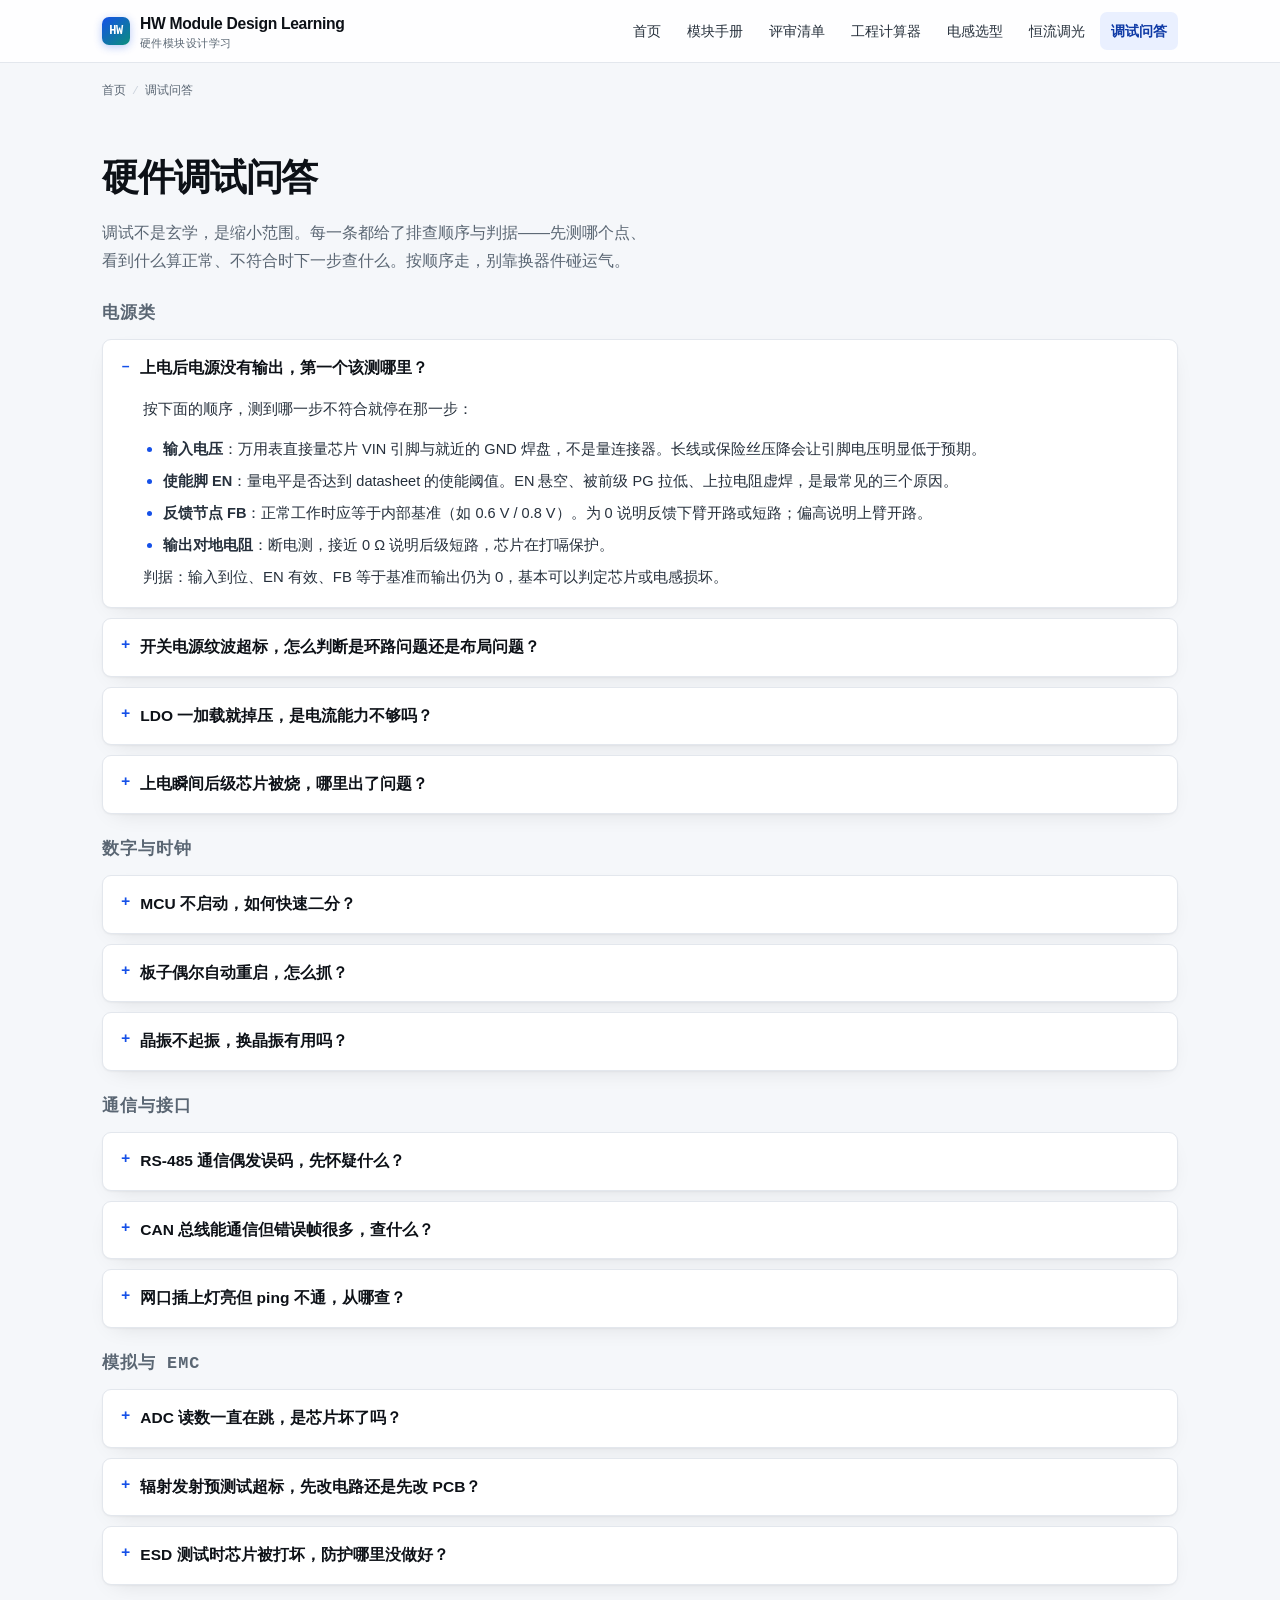
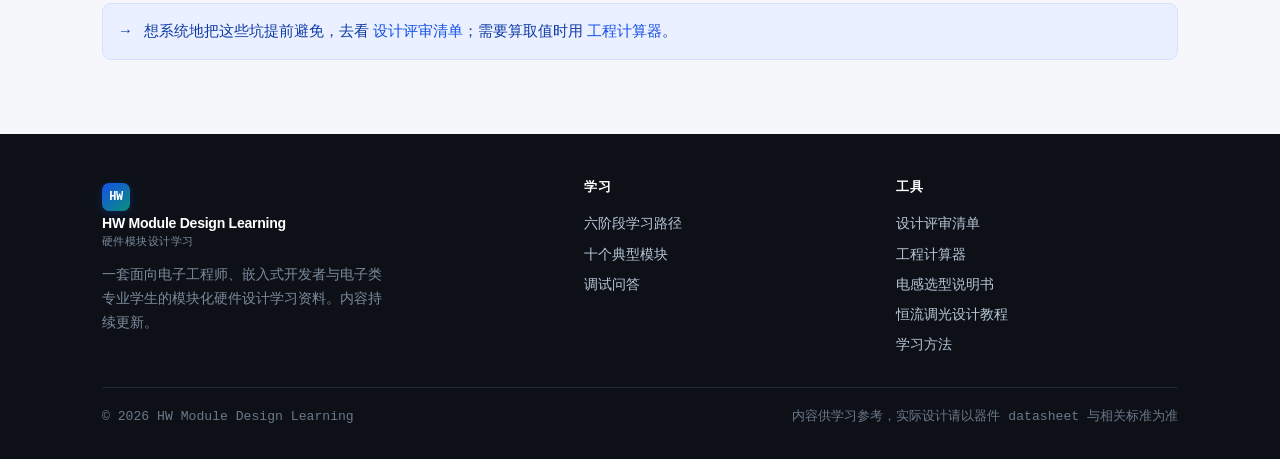
<file: faq.html>
<!doctype html>
<html lang="zh-CN">
<head>
<meta charset="utf-8">
<meta name="viewport" content="width=device-width, initial-scale=1">
<title>硬件调试问答 — 上电无输出 / MCU 不启动 / 通信误码 / ADC 跳动 | HW Module Design Learning</title>
<meta name="description" content="硬件调试现场最常见的十二个问题与排查顺序：电源无输出、纹波超标、MCU 不启动、复位异常、通信误码、ADC 读数跳动、局部发热、辐射超标、首板调试顺序与判据。">
<meta name="keywords" content="硬件调试,上电无输出,电源纹波,MCU不启动,复位异常,通信误码,ADC跳动,辐射超标,硬件排故">
<meta name="robots" content="index, follow">
<link rel="canonical" href="https://torylin1992-coder.github.io/hw-module-design-learning/faq.html">
<meta property="og:url" content="https://torylin1992-coder.github.io/hw-module-design-learning/faq.html">
<meta property="og:type" content="article">
<meta property="og:site_name" content="HW Module Design Learning">
<meta property="og:title" content="硬件调试问答 — 十二个高频问题与排查顺序">
<meta property="og:description" content="按 电—钟—复—口 的顺序定位，不要靠猜：上电无输出、MCU 不启动、通信误码、ADC 跳动、辐射超标的排查顺序与判据。">
<link rel="stylesheet" href="assets/style.css">
<link rel="icon" href="data:image/svg+xml,%3Csvg xmlns='http://www.w3.org/2000/svg' viewBox='0 0 32 32'%3E%3Crect width='32' height='32' rx='7' fill='%231550e8'/%3E%3Ctext x='16' y='22' font-family='monospace' font-size='13' font-weight='bold' fill='white' text-anchor='middle'%3EHW%3C/text%3E%3C/svg%3E">
<script type="application/ld+json">
{
  "@context": "https://schema.org",
  "@type": "FAQPage",
  "name": "硬件调试问答",
  "inLanguage": "zh-CN",
  "mainEntity": [
    {
      "@type": "Question",
      "name": "上电后电源没有输出，第一个该测哪里？",
      "acceptedAnswer": {
        "@type": "Answer",
        "text": "按顺序测四点：输入电压是否真正到达芯片 VIN 引脚、使能脚 EN 电平是否符合阈值、反馈分压节点电压是否等于内部基准、输出是否对地短路。八成原因是使能被前级限流拉低、EN 悬空、反馈电阻虚焊或输出短路触发保护。"
      }
    },
    {
      "@type": "Question",
      "name": "开关电源纹波超标，如何判断是环路问题还是布局问题？",
      "acceptedAnswer": {
        "@type": "Answer",
        "text": "空载与满载各测一次。空载纹波就大，多为环路补偿或电感取值不合适；只有满载才变差，多为输入电容不足、地弹或输出电容偏压降容。测量必须使用探头弹簧地环，长地线引入的几十毫伏本身就是假纹波。"
      }
    },
    {
      "@type": "Question",
      "name": "MCU 上电不启动，如何快速定位？",
      "acceptedAnswer": {
        "@type": "Answer",
        "text": "按「电—钟—复—口」四步：一路一路确认电源电压与纹波；确认晶振起振（用 MCO 输出或频率计，不要用探头直碰晶振脚）；确认复位脚已释放到高电平且没有反复抖动；确认调试器能识别芯片。任何一步不满足就停在那里不要跳步。"
      }
    },
    {
      "@type": "Question",
      "name": "RS-485 通信偶发误码，先怀疑什么？",
      "acceptedAnswer": {
        "@type": "Answer",
        "text": "先查共模与端接：两端设备是否共地、共模电压是否超出收发器范围、120 Ω 终端是否只在两个物理末端、是否存在多余终端导致负载过重。长线且地电位差大的场合，隔离收发器通常比换线材更有效。"
      }
    },
    {
      "@type": "Question",
      "name": "ADC 读数一直在跳，是芯片坏了吗？",
      "acceptedAnswer": {
        "@type": "Answer",
        "text": "绝大多数不是。依次检查：基准源是否干净、驱动运放带宽与 RC 建立时间是否足够、模拟地是否被大电流污染、输入分压源阻抗是否过高、是否存在混叠。用示波器看输入端的真实波形，比盯着读数更有用。"
      }
    },
    {
      "@type": "Question",
      "name": "板子局部发热严重，如何判断是否超规格？",
      "acceptedAnswer": {
        "@type": "Answer",
        "text": "用热像仪读器件表面温度，结合 datasheet 的 θJA 反推结温，再对照降额要求（通常结温不超过最大值的 80%）。不要用摸着烫作为判据，也不要只看表面温度而不算结温。"
      }
    },
    {
      "@type": "Question",
      "name": "辐射发射预测试超标，先改电路还是先改 PCB？",
      "acceptedAnswer": {
        "@type": "Answer",
        "text": "先定位频点归属：逐个关闭或旁路模块，看超标的窄带频点是否消失。窄带通常来自时钟或开关电源，宽带多来自接口线缆的共模电流。前者改滤波与布局，后者加共模扼流圈、改善接地与屏蔽更有效。"
      }
    },
    {
      "@type": "Question",
      "name": "新板第一次上电应该按什么顺序？",
      "acceptedAnswer": {
        "@type": "Answer",
        "text": "目视并测电源对地电阻排除短路；用限流电源空载上电看静态电流；逐轨测电压与纹波；测上电时序与 PG；测复位与 BOOT 电平；连调试器读芯片 ID；烧录最小程序；逐模块加负载并测温升；最后做接口回环测试。"
      }
    }
  ]
}
</script>
</head>
<body>

<header class="site-head">
  <div class="wrap">
    <a class="brand" href="index.html">
      <span class="brand-mark" aria-hidden="true">HW</span>
      <span>HW Module Design Learning<small>硬件模块设计学习</small></span>
    </a>
    <nav class="nav" aria-label="主导航">
      <a href="index.html">首页</a>
      <a href="modules.html">模块手册</a>
      <a href="checklist.html">评审清单</a>
      <a href="calculators.html">工程计算器</a>
      <a href="inductor-selection.html">电感选型</a>
      <a href="constant-current-dimming.html">恒流调光</a>
      <a href="faq.html" aria-current="page">调试问答</a>
    </nav>
  </div>
</header>

<main>
<div class="wrap">
  <nav class="breadcrumb" aria-label="面包屑"><a href="index.html">首页</a><span>/</span>调试问答</nav>
  <div class="page-head">
    <h1>硬件调试问答</h1>
    <p>调试不是玄学，是缩小范围。每一条都给了排查顺序与判据——先测哪个点、看到什么算正常、不符合时下一步查什么。按顺序走，别靠换器件碰运气。</p>
  </div>
</div>

<div class="wrap" style="padding-bottom:56px">

<h2 style="font-size:1.05rem;margin:0 0 14px;color:var(--muted);font-family:var(--mono);letter-spacing:.06em">电源类</h2>

<details class="faq" open>
  <summary>上电后电源没有输出，第一个该测哪里？</summary>
  <div class="body">
    <p>按下面的顺序，测到哪一步不符合就停在那一步：</p>
    <ul class="ticks">
      <li><strong>输入电压</strong>：万用表直接量芯片 VIN 引脚与就近的 GND 焊盘，不是量连接器。长线或保险丝压降会让引脚电压明显低于预期。</li>
      <li><strong>使能脚 EN</strong>：量电平是否达到 datasheet 的使能阈值。EN 悬空、被前级 PG 拉低、上拉电阻虚焊，是最常见的三个原因。</li>
      <li><strong>反馈节点 FB</strong>：正常工作时应等于内部基准（如 0.6 V / 0.8 V）。为 0 说明反馈下臂开路或短路；偏高说明上臂开路。</li>
      <li><strong>输出对地电阻</strong>：断电测，接近 0 Ω 说明后级短路，芯片在打嗝保护。</li>
    </ul>
    <p>判据：输入到位、EN 有效、FB 等于基准而输出仍为 0，基本可以判定芯片或电感损坏。</p>
  </div>
</details>

<details class="faq">
  <summary>开关电源纹波超标，怎么判断是环路问题还是布局问题？</summary>
  <div class="body">
    <p>先做空载与满载对比：</p>
    <ul class="ticks">
      <li><strong>空载就大</strong>：多半是环路补偿不当、电感取值偏小、或轻载进入跳周期模式（PFM），属于设计参数问题。</li>
      <li><strong>只有满载才大</strong>：输入电容不足、输入走线过长引起地弹、输出 MLCC 在偏压下容值不够，属于布局与选型问题。</li>
      <li><strong>波形上有高频毛刺</strong>：探头地线太长造成的假纹波，换成弹簧地环再看；如果仍在，是 SW 节点振铃耦合到输出。</li>
    </ul>
    <p>判据：把探头短接到输出电容的 GND 焊盘上作为“零”参考，毛刺若消失就纯粹是测量方式问题。</p>
  </div>
</details>

<details class="faq">
  <summary>LDO 一加载就掉压，是电流能力不够吗？</summary>
  <div class="body">
    <p>先分清是“掉压”还是“过热保护”。测三个量：输入电压在加载瞬间是否被拉低、LDO 输入输出压差是否小于所需 dropout、芯片表面温度是否接近热保护点。</p>
    <p>输入被拉低说明前级（或线束、保险丝）内阻太大；压差不足说明输入余量不够，需要提高前级电压或换低压差型号；温升过高说明热设计不成立，此时 LDO 会周期性关断，表现为输出“打嗝”。</p>
  </div>
</details>

<details class="faq">
  <summary>上电瞬间后级芯片被烧，哪里出了问题？</summary>
  <div class="body">
    <p>典型是上电过冲或时序倒灌。检查三处：电源软启动是否被禁用、输出电容与负载的比值是否过大（空载大电容 + 快速启动会产生过冲）、是否存在 3.3 V 先于 1.8 V 建立导致 IO 倒灌进内核。</p>
    <p>处理方式：开启软启动、加 PG 级联保证时序、必要时在输出加 TVS 或钳位二极管。上电波形必须实测，不能只看仿真。</p>
  </div>
</details>

<h2 style="font-size:1.05rem;margin:26px 0 14px;color:var(--muted);font-family:var(--mono);letter-spacing:.06em">数字与时钟</h2>

<details class="faq">
  <summary>MCU 不启动，如何快速二分？</summary>
  <div class="body">
    <p>固定顺序：<strong>电 → 钟 → 复 → 口</strong>。</p>
    <ul class="ticks">
      <li><strong>电</strong>：所有 VDD 引脚电压与纹波；VDDA 是否正常；有无某一路缺失导致内部上电复位一直有效。</li>
      <li><strong>钟</strong>：晶振是否起振。用 MCO / CLKOUT 引脚输出时钟后测频率，不要用探头直接碰晶振引脚（探头电容会让它停振）。</li>
      <li><strong>复</strong>：NRST 是否释放到高电平，是否随电源抖动反复复位。</li>
      <li><strong>口</strong>：调试器能否读到芯片 ID。读不到先查 SWDIO/SWCLK 是否被复用为 GPIO、是否被外部电路拉住、地是否共。</li>
    </ul>
    <p>判据：四步都通过而程序仍不跑，再怀疑 BOOT 配置与时钟树配置。</p>
  </div>
</details>

<details class="faq">
  <summary>板子偶尔自动重启，怎么抓？</summary>
  <div class="body">
    <p>用示波器长余辉（或单次触发）同时监视电源轨与 NRST，让故障自己触发记录。常见根因有四类：电源瞬态跌落（负载突变、继电器动作）、复位线被干扰耦合、看门狗被饿死、程序跑飞触发硬件异常。</p>
    <p>如果是看门狗引起，先把喂狗点放到主循环并打时间戳；如果伴随电源跌落，重点查大电流负载的回路与去耦。</p>
  </div>
</details>

<details class="faq">
  <summary>晶振不起振，换晶振有用吗？</summary>
  <div class="body">
    <p>先别换。九成是负载电容或布局问题：电容值按 CL 公式计算（C<sub>L</sub> = C1·C2/(C1+C2) + C<sub>stray</sub>），C<sub>stray</sub> 取 3–5 pF；晶振地焊盘必须可靠接地；晶振下方不要走任何信号；负阻抗余量要大于晶振 ESR 的 5 倍。</p>
    <p>排查顺序：确认焊接与地连接 → 减小负载电容试起振 → 检查是否有并联的杂散电容或测试点 → 最后才怀疑晶振本身。</p>
  </div>
</details>

<h2 style="font-size:1.05rem;margin:26px 0 14px;color:var(--muted);font-family:var(--mono);letter-spacing:.06em">通信与接口</h2>

<details class="faq">
  <summary>RS-485 通信偶发误码，先怀疑什么？</summary>
  <div class="body">
    <p>按“端接 → 共模 → 防护 → 速率”的顺序：</p>
    <ul class="ticks">
      <li><strong>端接</strong>：120 Ω 只在两个物理末端，中间节点不能加；多余的终端会让总线负载过重、幅度骤降。</li>
      <li><strong>共模</strong>：两端是否共地，共模电压是否超出收发器 −7 V ~ +12 V 范围。长距离、不同配电回路时要考虑隔离。</li>
      <li><strong>防护</strong>：TVS 电容是否过大，高速率下会把边沿吃掉。</li>
      <li><strong>速率</strong>：线长与速率不匹配，先降速验证是不是信号完整性问题。</li>
    </ul>
    <p>判据：用差分探头看波形，A/B 幅度应大于 1.5 V，上升沿无台阶与振铃。</p>
  </div>
</details>

<details class="faq">
  <summary>CAN 总线能通信但错误帧很多，查什么？</summary>
  <div class="body">
    <p>先看物理层：终端电阻是否为两个 60 Ω 并联等效 60 Ω（CAN 的 split termination 是两个 60 Ω + 中心电容）、总线是否有长桩线、共模电压是否稳定。</p>
    <p>再看节点：波特率与采样点配置是否全总线一致（不一致会导致间歇性错误帧）、是否有节点未上电却挂在总线上形成隐性负载。</p>
  </div>
</details>

<details class="faq">
  <summary>网口插上灯亮但 ping 不通，从哪查？</summary>
  <div class="body">
    <p>灯亮只说明 PHY 建立了 link，不代表数据通路正常。依次确认：MAC 与 PHY 之间的接口时钟（RMII 的 REF_CLK）是否稳定、PHY 的 strap 地址配置是否正确、MDIO 能否读到 PHY 寄存器、MAC 侧是否配置了正确的速率与双工。</p>
    <p>如果 ping 有丢包但不断，重点看变压器与 MDI 走线；如果完全不通，先读 PHY 的链路状态寄存器判断是物理层还是协议层问题。</p>
  </div>
</details>

<h2 style="font-size:1.05rem;margin:26px 0 14px;color:var(--muted);font-family:var(--mono);letter-spacing:.06em">模拟与 EMC</h2>

<details class="faq">
  <summary>ADC 读数一直在跳，是芯片坏了吗？</summary>
  <div class="body">
    <p>几乎不是。按影响从大到小排查：</p>
    <ul class="ticks">
      <li><strong>基准</strong>：基准源噪声与温漂直接进入结果；用电源当基准时，读数会随负载变化。</li>
      <li><strong>驱动与建立时间</strong>：高阻分压 + 大 RC 会让采样保持电容充不满，表现为系统性偏低且随通道变化。</li>
      <li><strong>地</strong>：模拟地与功率地共用走线，大电流一开读数就跳。</li>
      <li><strong>混叠</strong>：输入存在高于 fs/2 的成分且没有抗混叠滤波，读数会出现低频拍频。</li>
    </ul>
    <p>判据：短接输入端采样做 FFT，噪声底与有效位数应该接近 datasheet 标称值；达不到就是前端或布局问题。</p>
  </div>
</details>

<details class="faq">
  <summary>辐射发射预测试超标，先改电路还是先改 PCB？</summary>
  <div class="body">
    <p>先用“关模块”定位：逐个关闭开关电源、时钟输出、通信接口，看超标频点是否消失。窄带尖峰通常来自时钟或开关频率的谐波；宽带抬升多来自线缆上的共模电流。</p>
    <p>窄带：改缓冲电阻、展频、加磁珠与屏蔽。宽带：加共模扼流圈、改善连接器接地、缩短泄放路径。改板前先在样机上验证措施有效，避免盲目改版。</p>
  </div>
</details>

<details class="faq">
  <summary>ESD 测试时芯片被打坏，防护哪里没做好？</summary>
  <div class="body">
    <p>核心看泄放路径是否“短、直、先防护后进芯片”。常见问题：TVS 放在芯片旁边而不是连接器旁边；泄放回路经过敏感地；防护器件的地用了细长走线；接口差分线在 TVS 之前分支到芯片。</p>
    <p>处理方式：把 TVS 移到连接器入口，地焊盘大面积接地平面，保证干扰电流在到达芯片前就被旁路。</p>
  </div>
</details>

<div class="callout">
  <span class="ico">→</span>
  <p>想系统地把这些坑提前避免，去看 <a href="checklist.html">设计评审清单</a>；需要算取值时用 <a href="calculators.html">工程计算器</a>。</p>
</div>

</div>
</main>

<footer class="site-foot">
  <div class="wrap">
    <div class="fgrid">
      <div>
        <a class="brand" href="index.html">
          <span class="brand-mark" aria-hidden="true">HW</span>
          <span>HW Module Design Learning<small>硬件模块设计学习</small></span>
        </a>
        <p>一套面向电子工程师、嵌入式开发者与电子类专业学生的模块化硬件设计学习资料。内容持续更新。</p>
      </div>
      <div>
        <h4>学习</h4>
        <a href="index.html#path">六阶段学习路径</a>
        <a href="modules.html">十个典型模块</a>
        <a href="faq.html">调试问答</a>
      </div>
      <div>
        <h4>工具</h4>
        <a href="checklist.html">设计评审清单</a>
        <a href="calculators.html">工程计算器</a>
        <a href="inductor-selection.html">电感选型说明书</a>
        <a href="constant-current-dimming.html">恒流调光设计教程</a>
        <a href="index.html#path">学习方法</a>
      </div>
    </div>
    <div class="bottom">
      <span>© 2026 HW Module Design Learning</span>
      <span>内容供学习参考，实际设计请以器件 datasheet 与相关标准为准</span>
    </div>
  </div>
</footer>

</body>
</html>
</file>
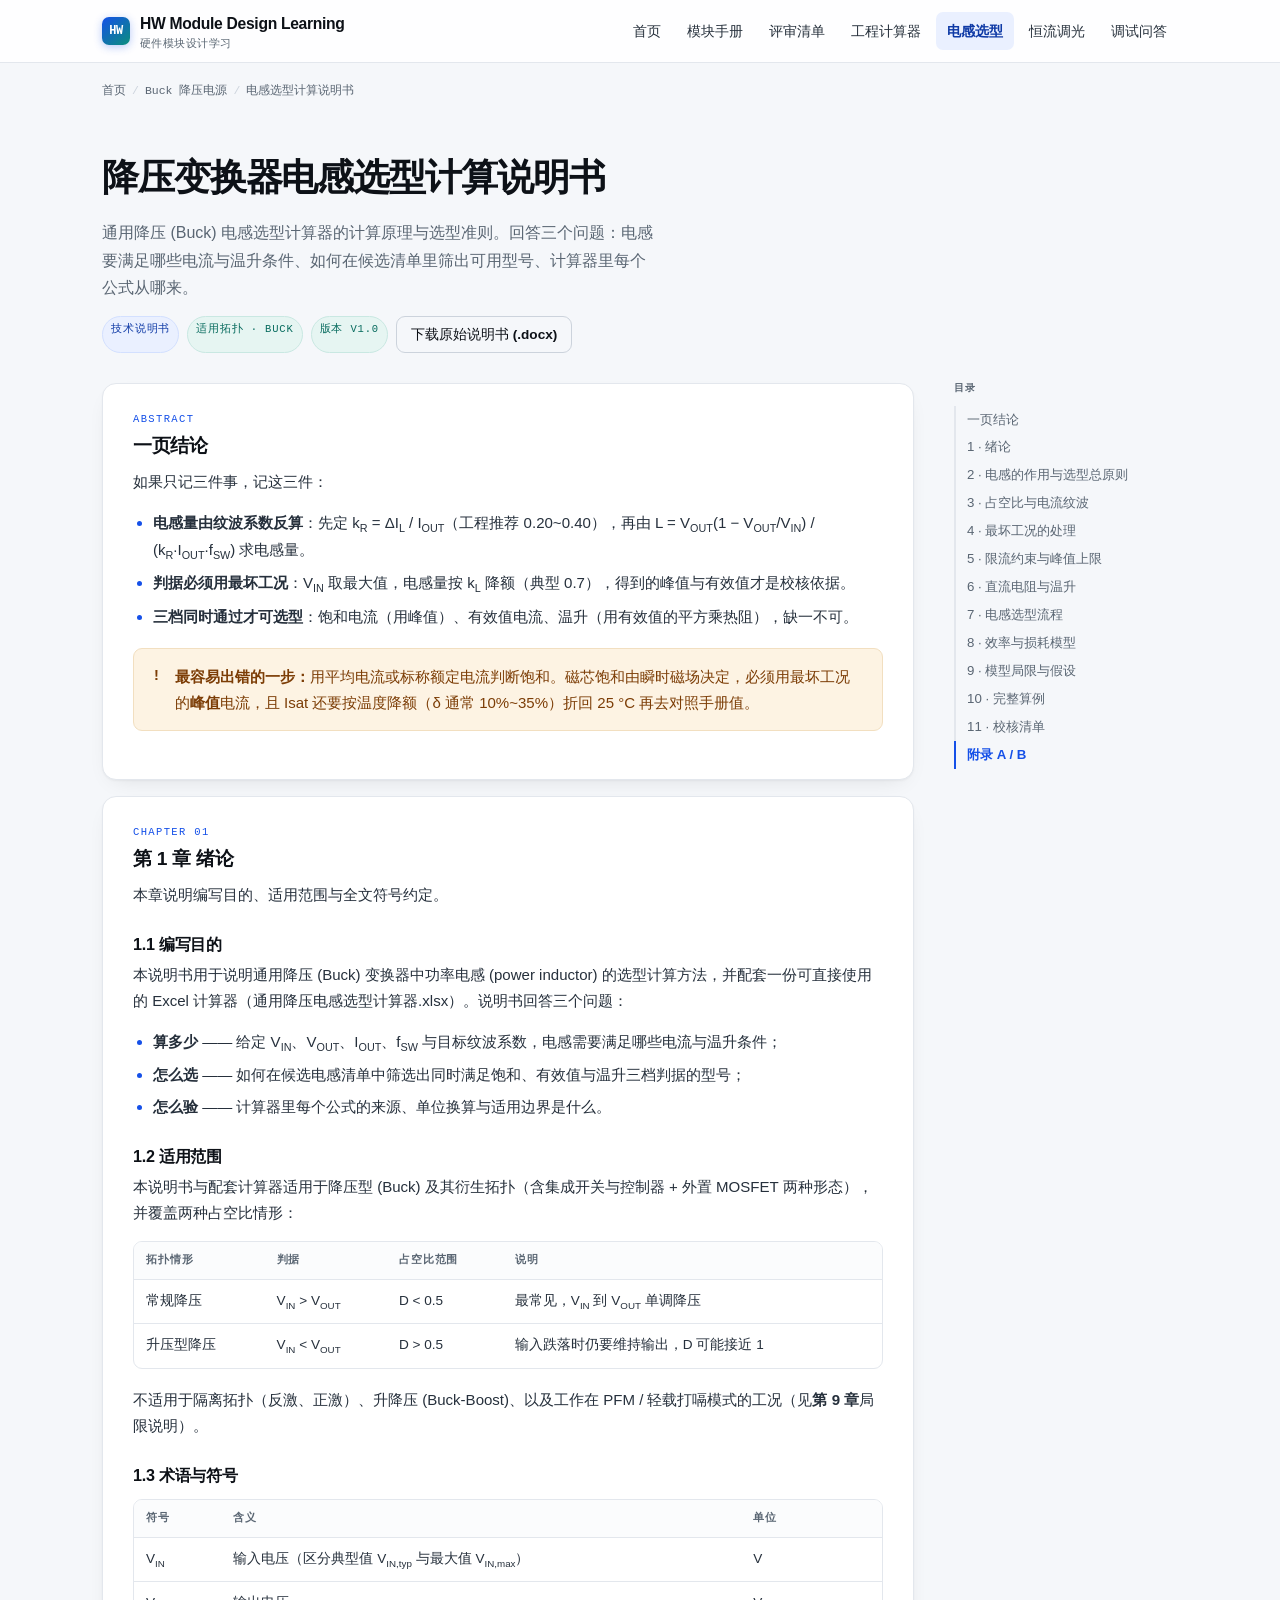
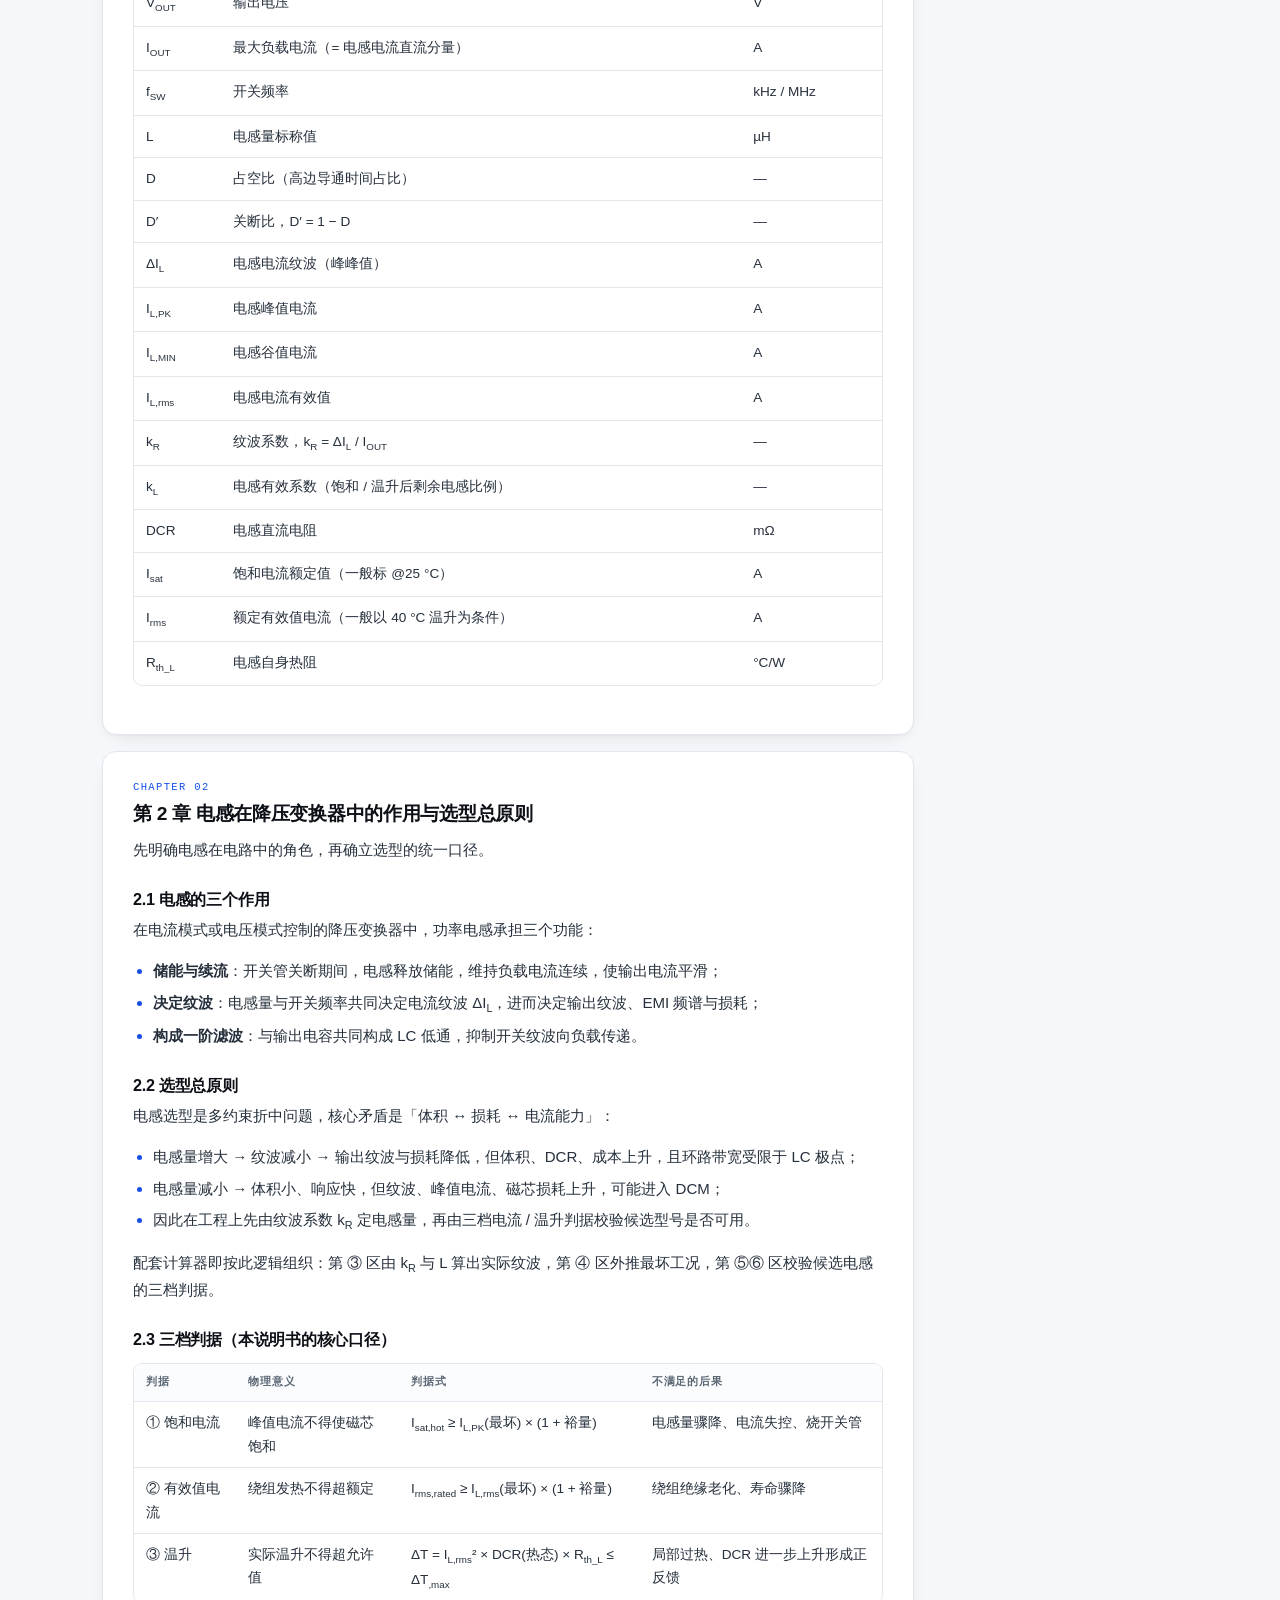
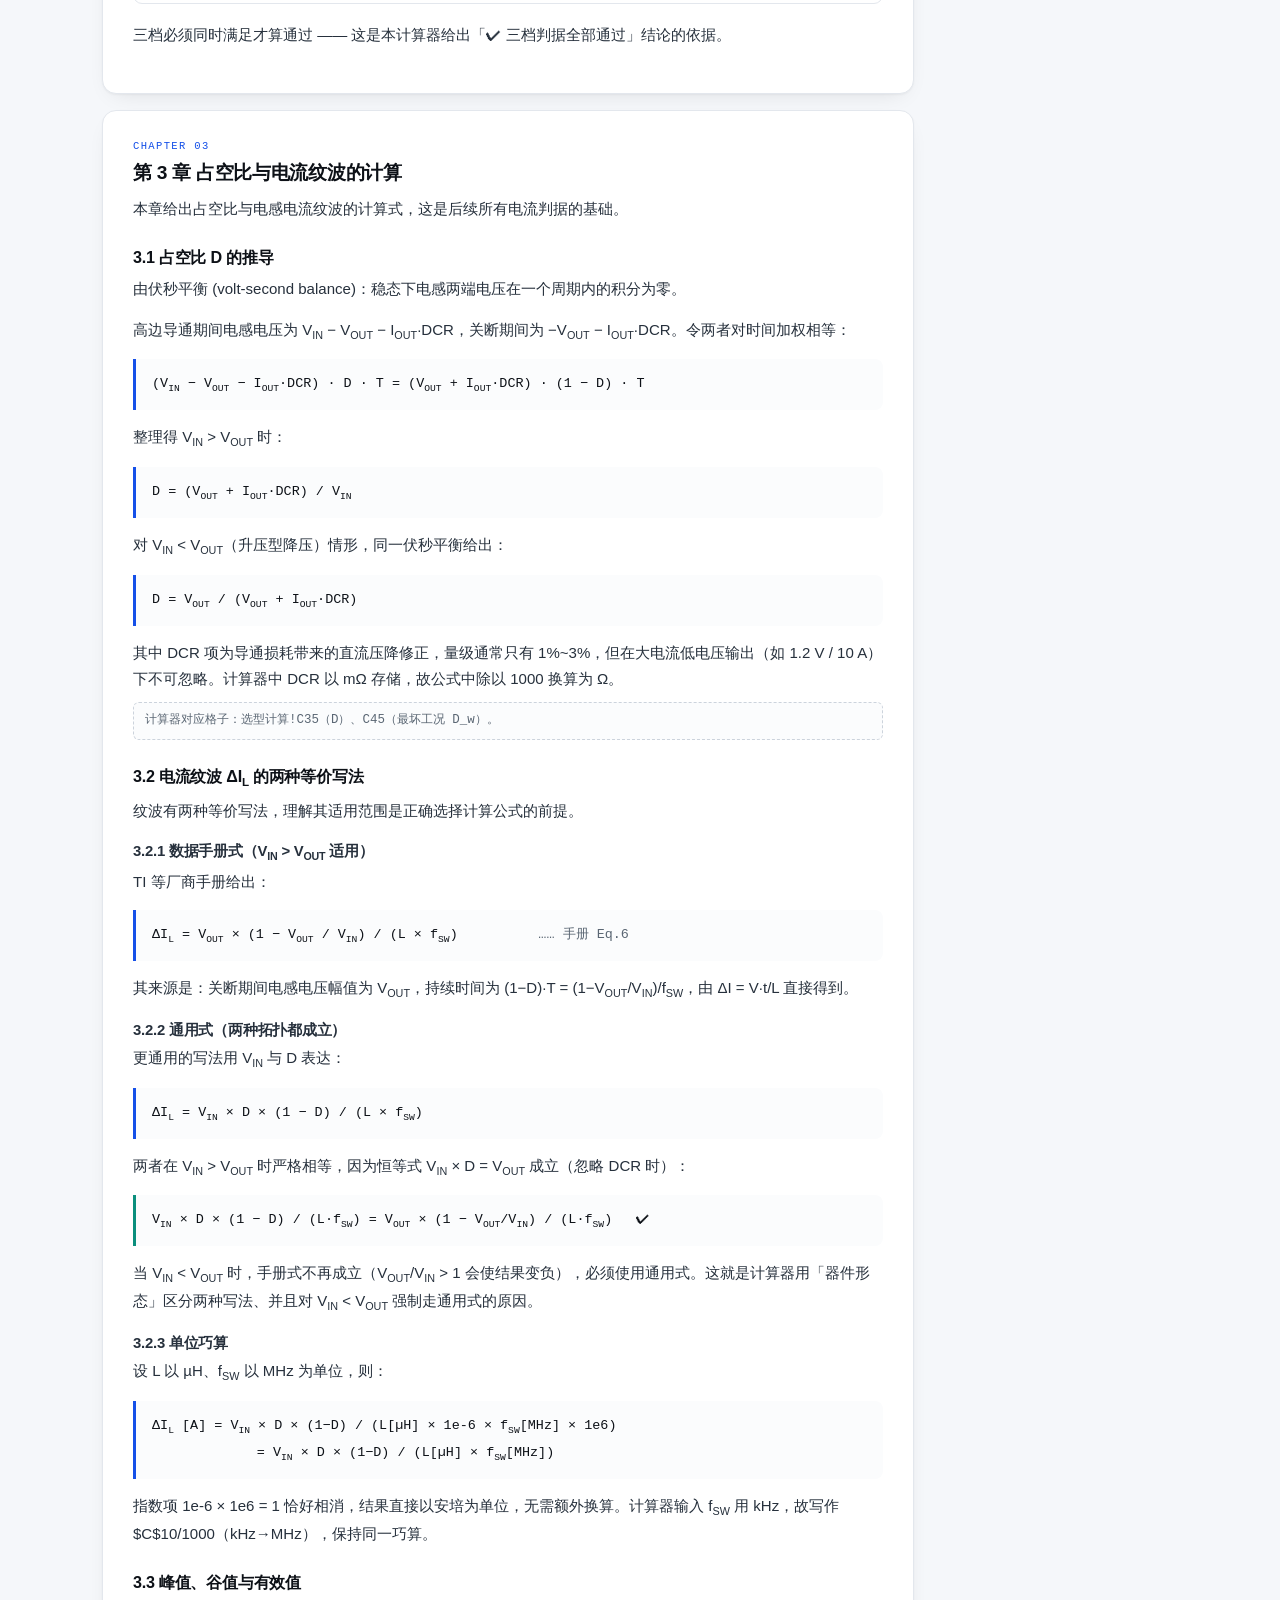
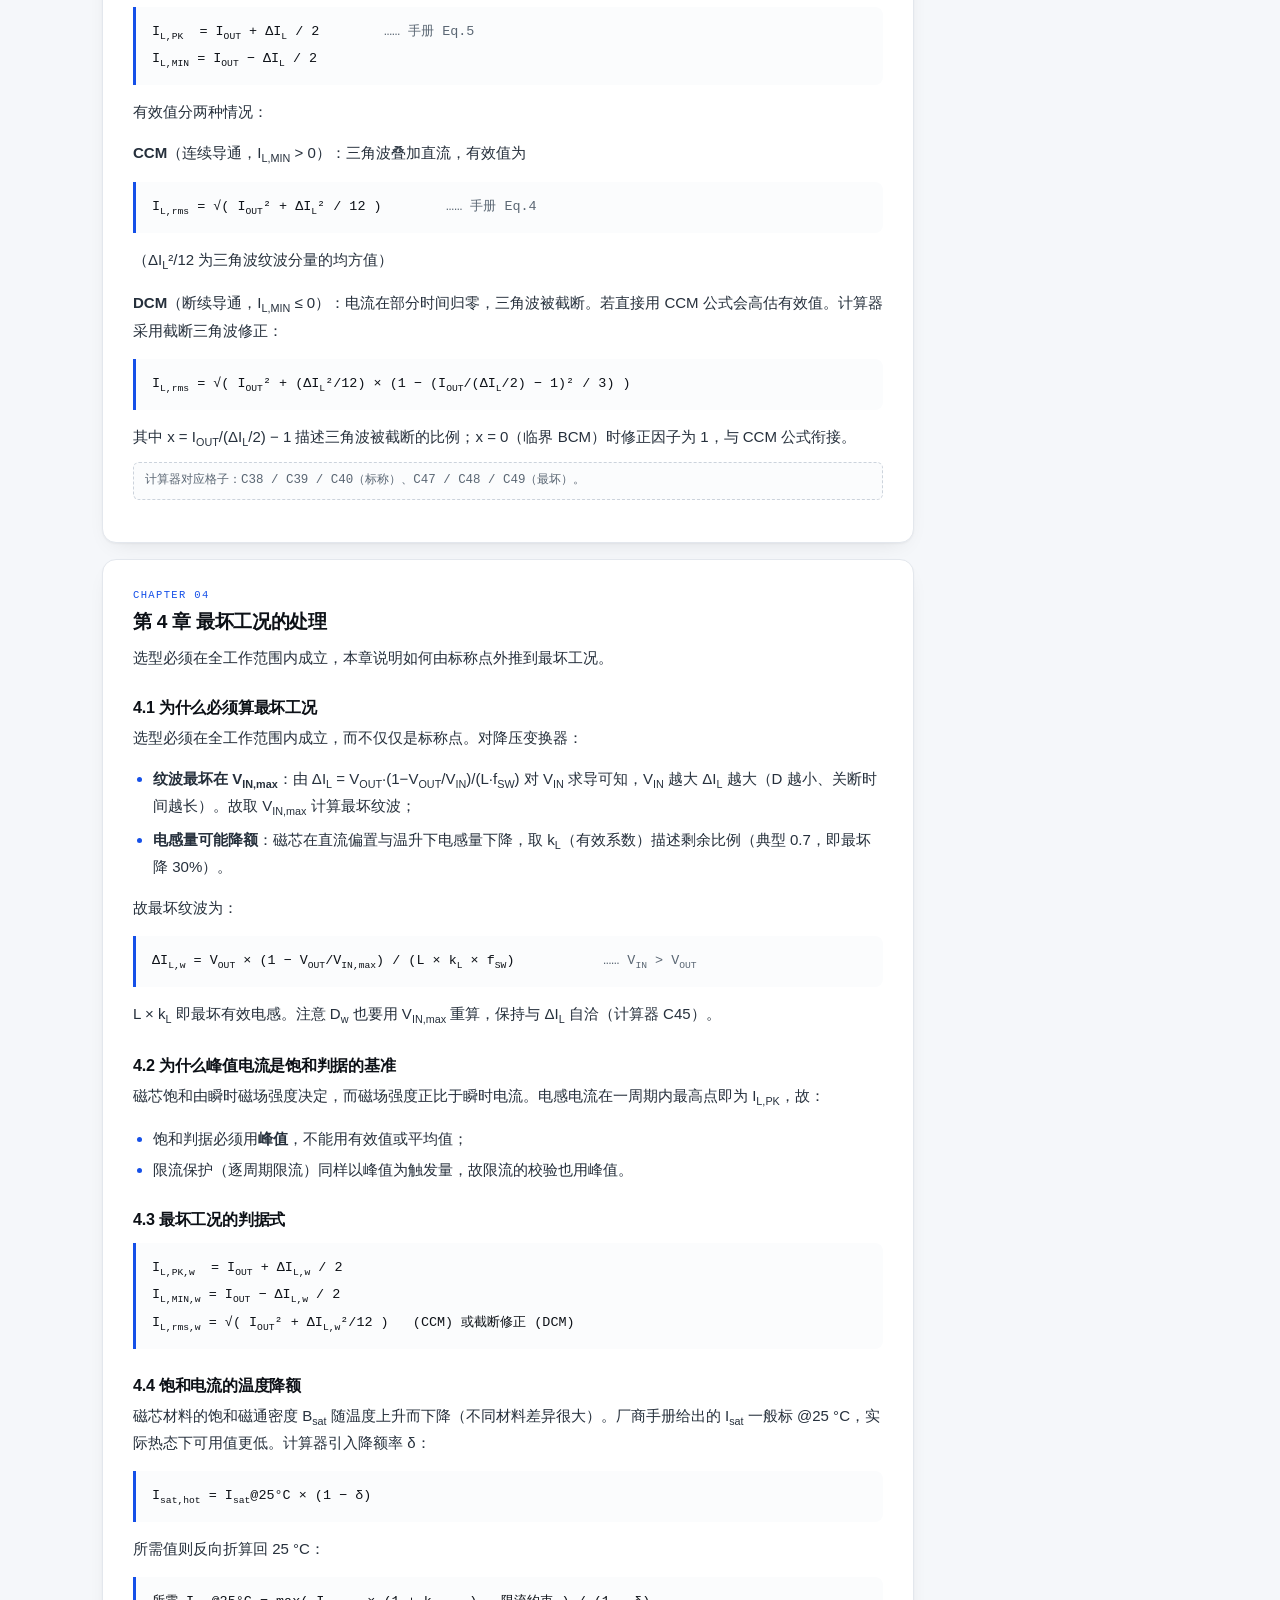
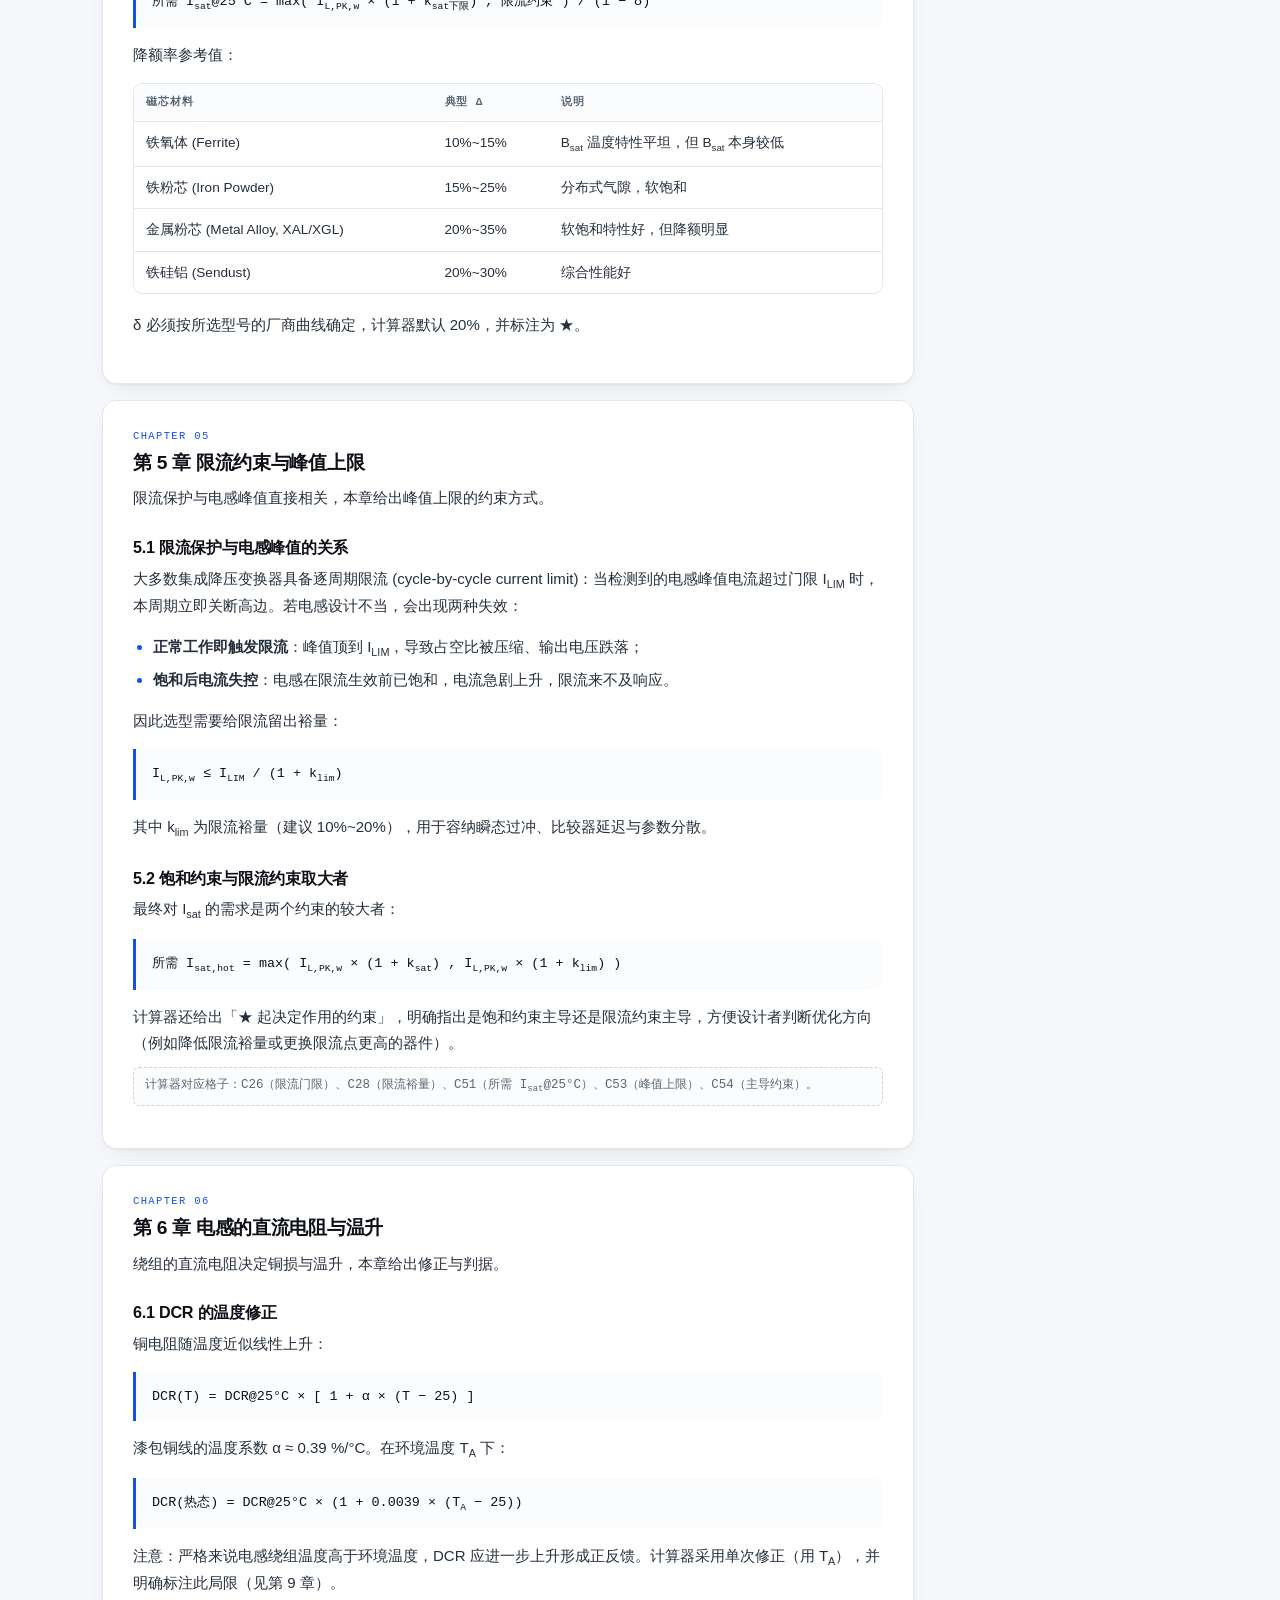
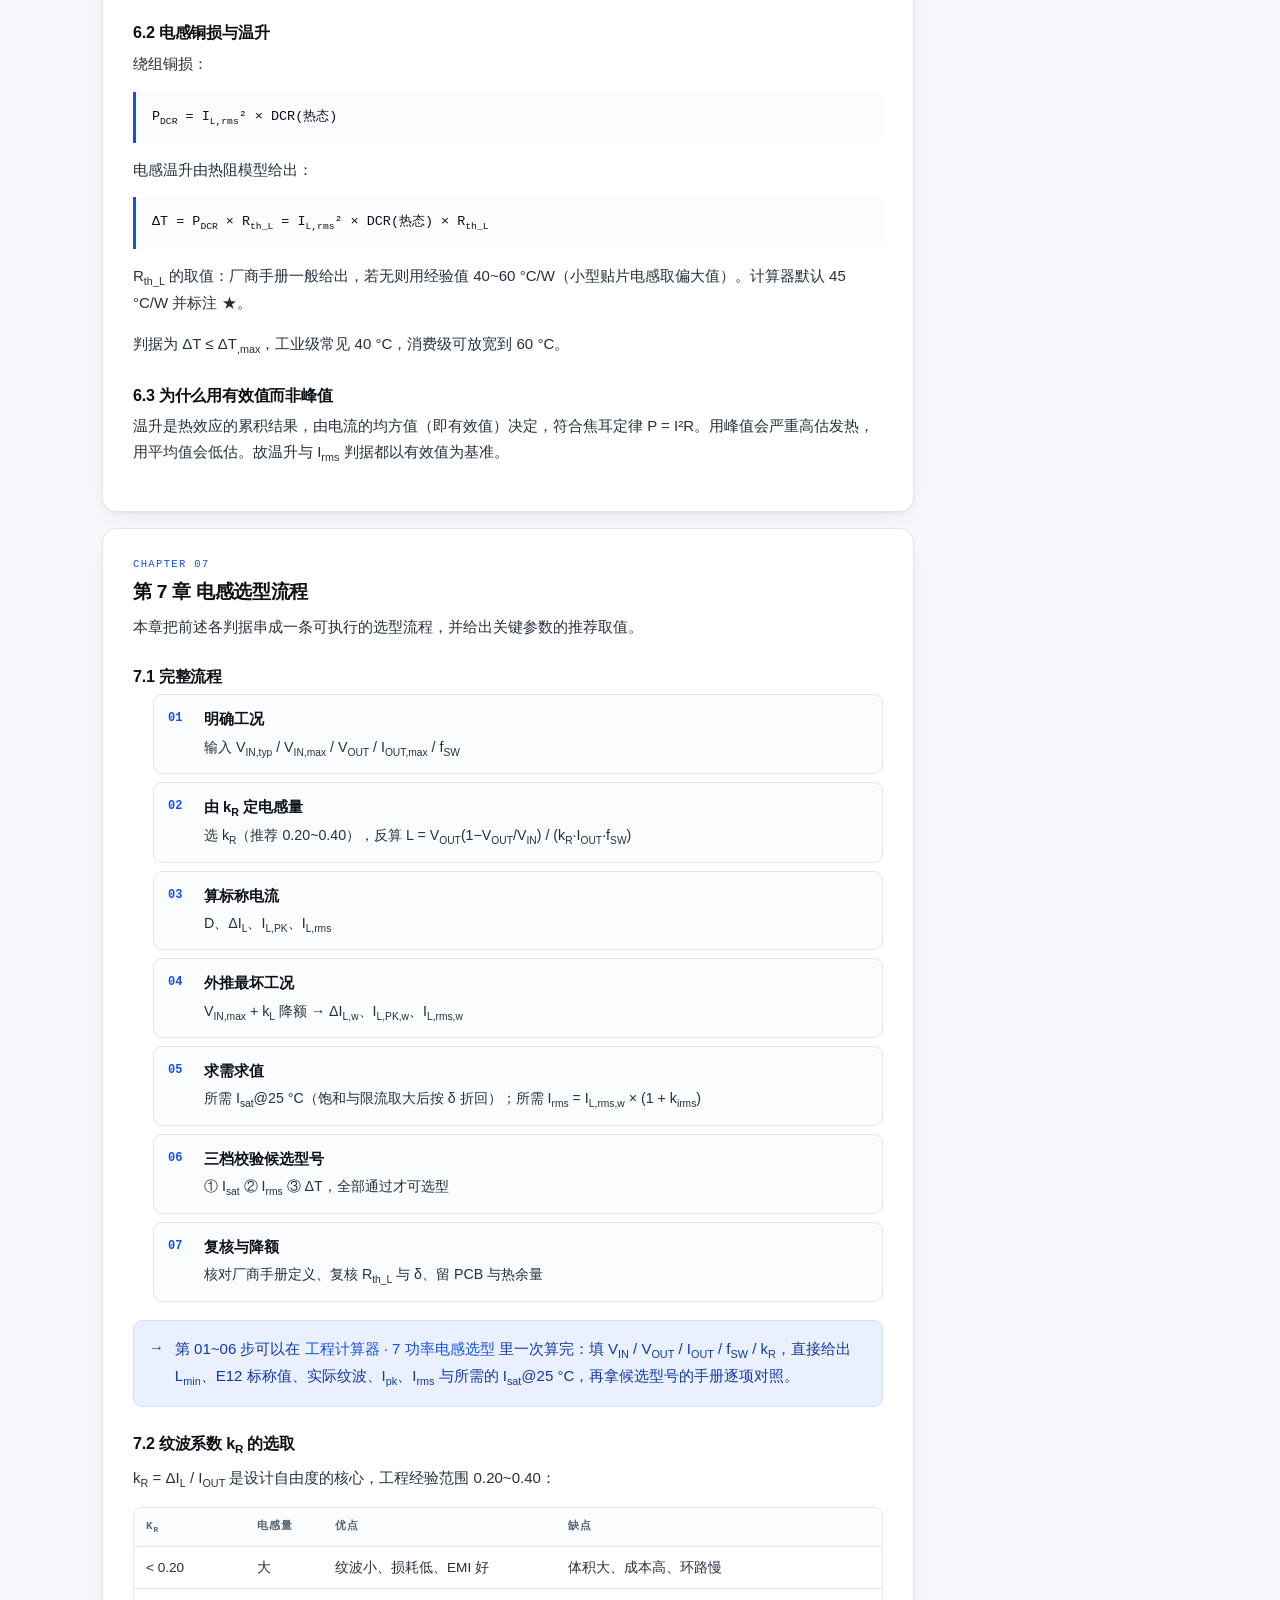
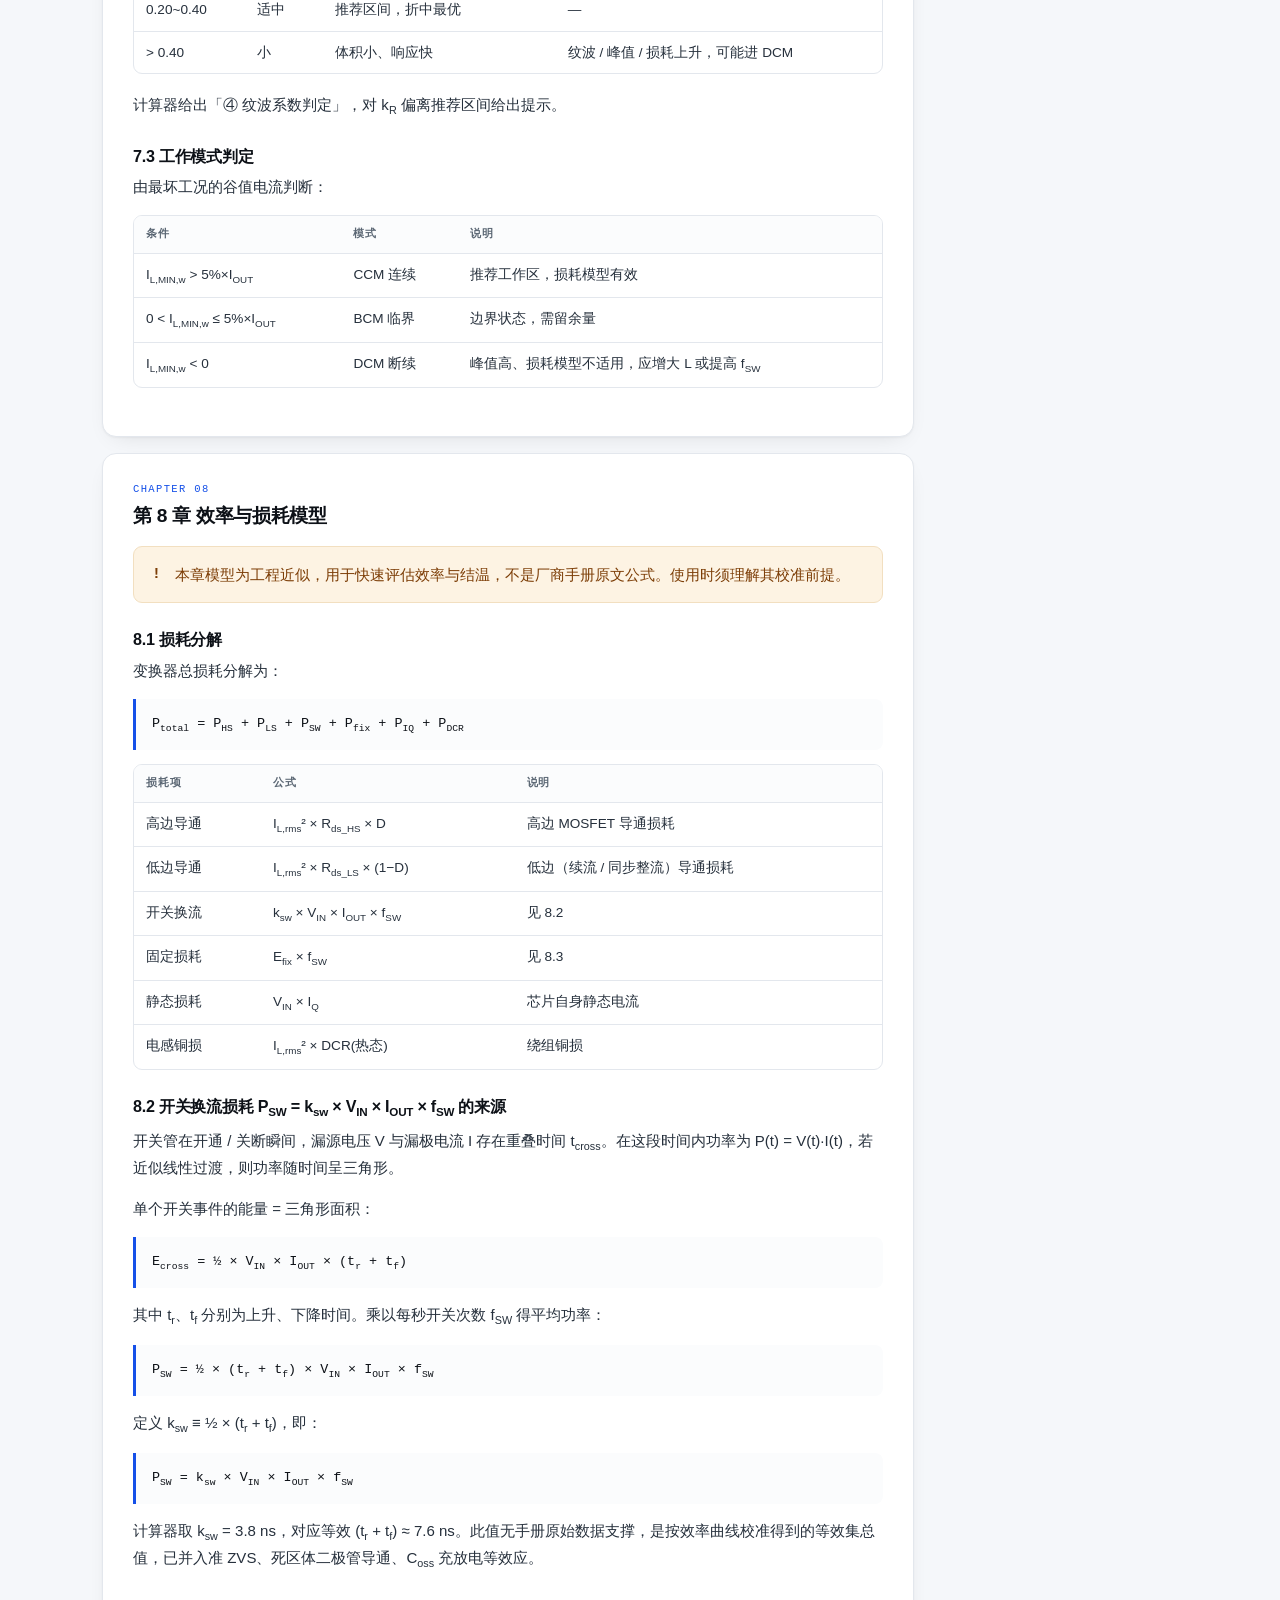
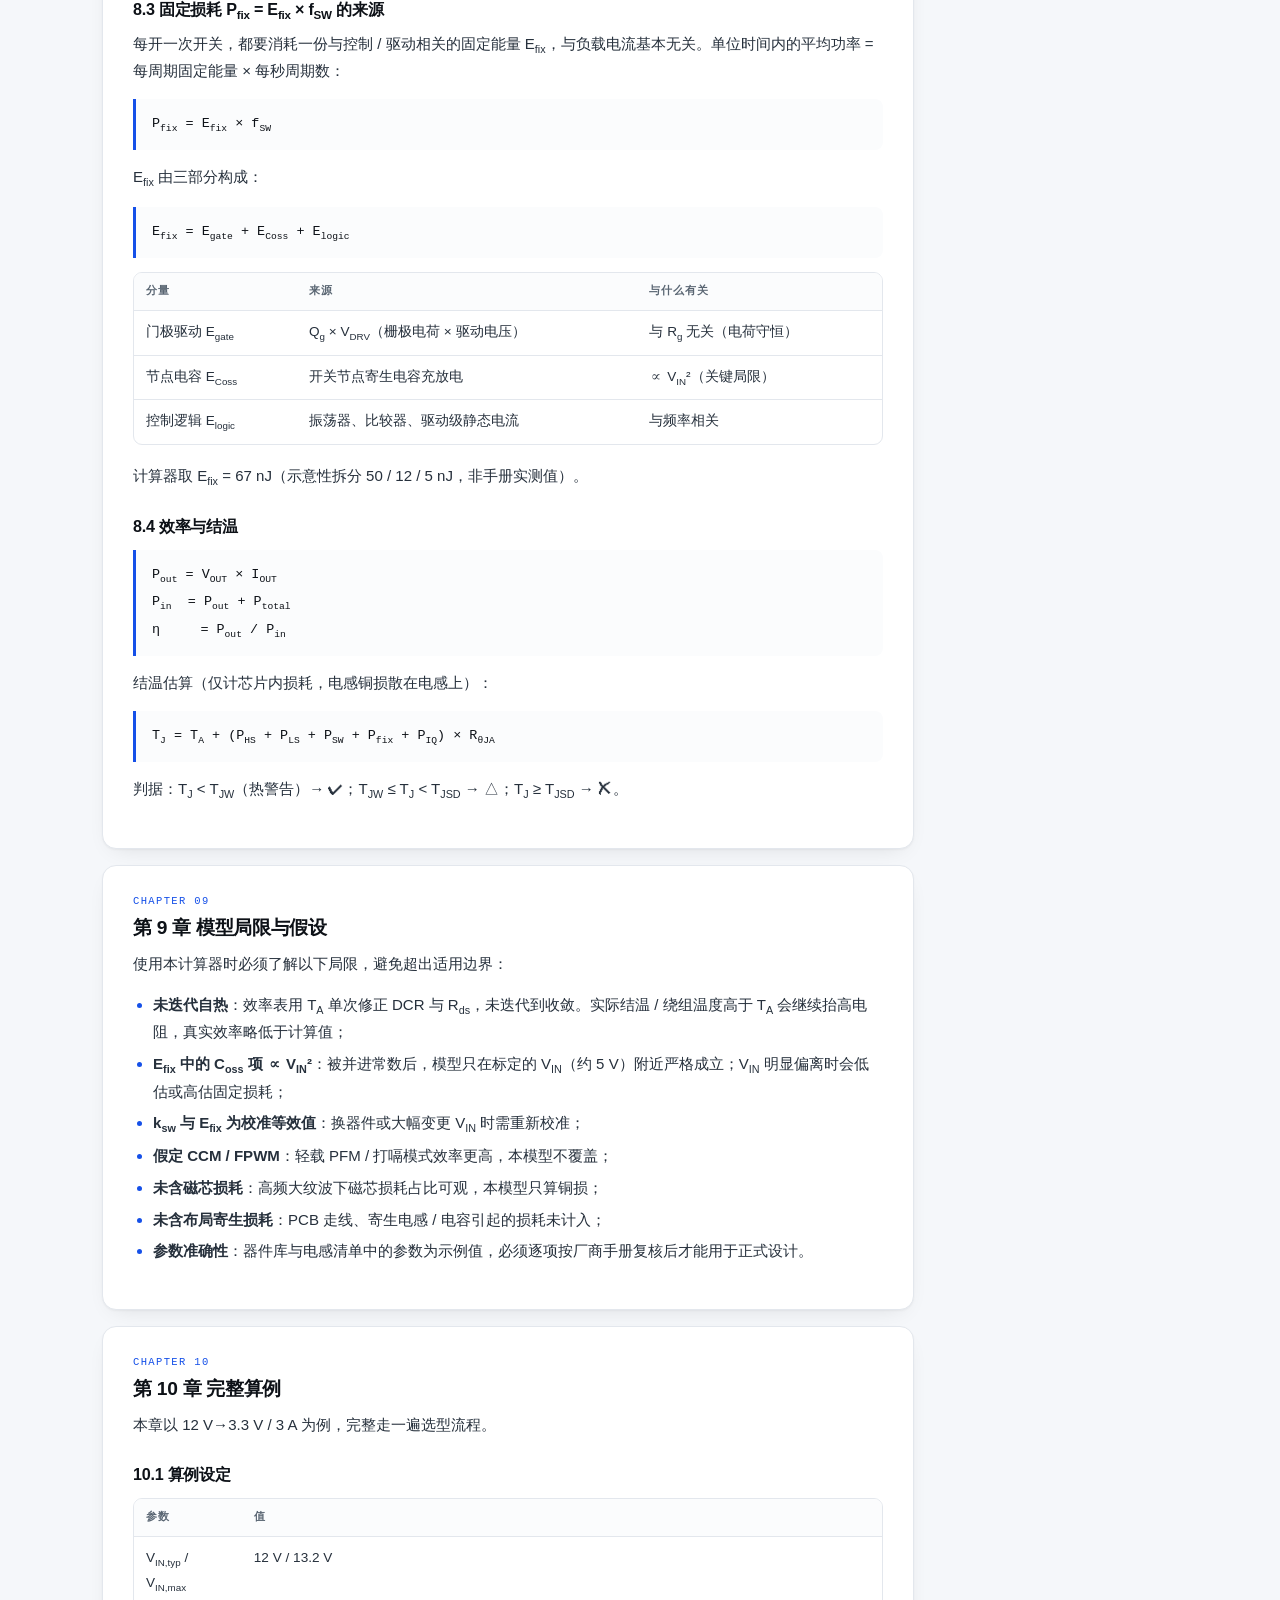
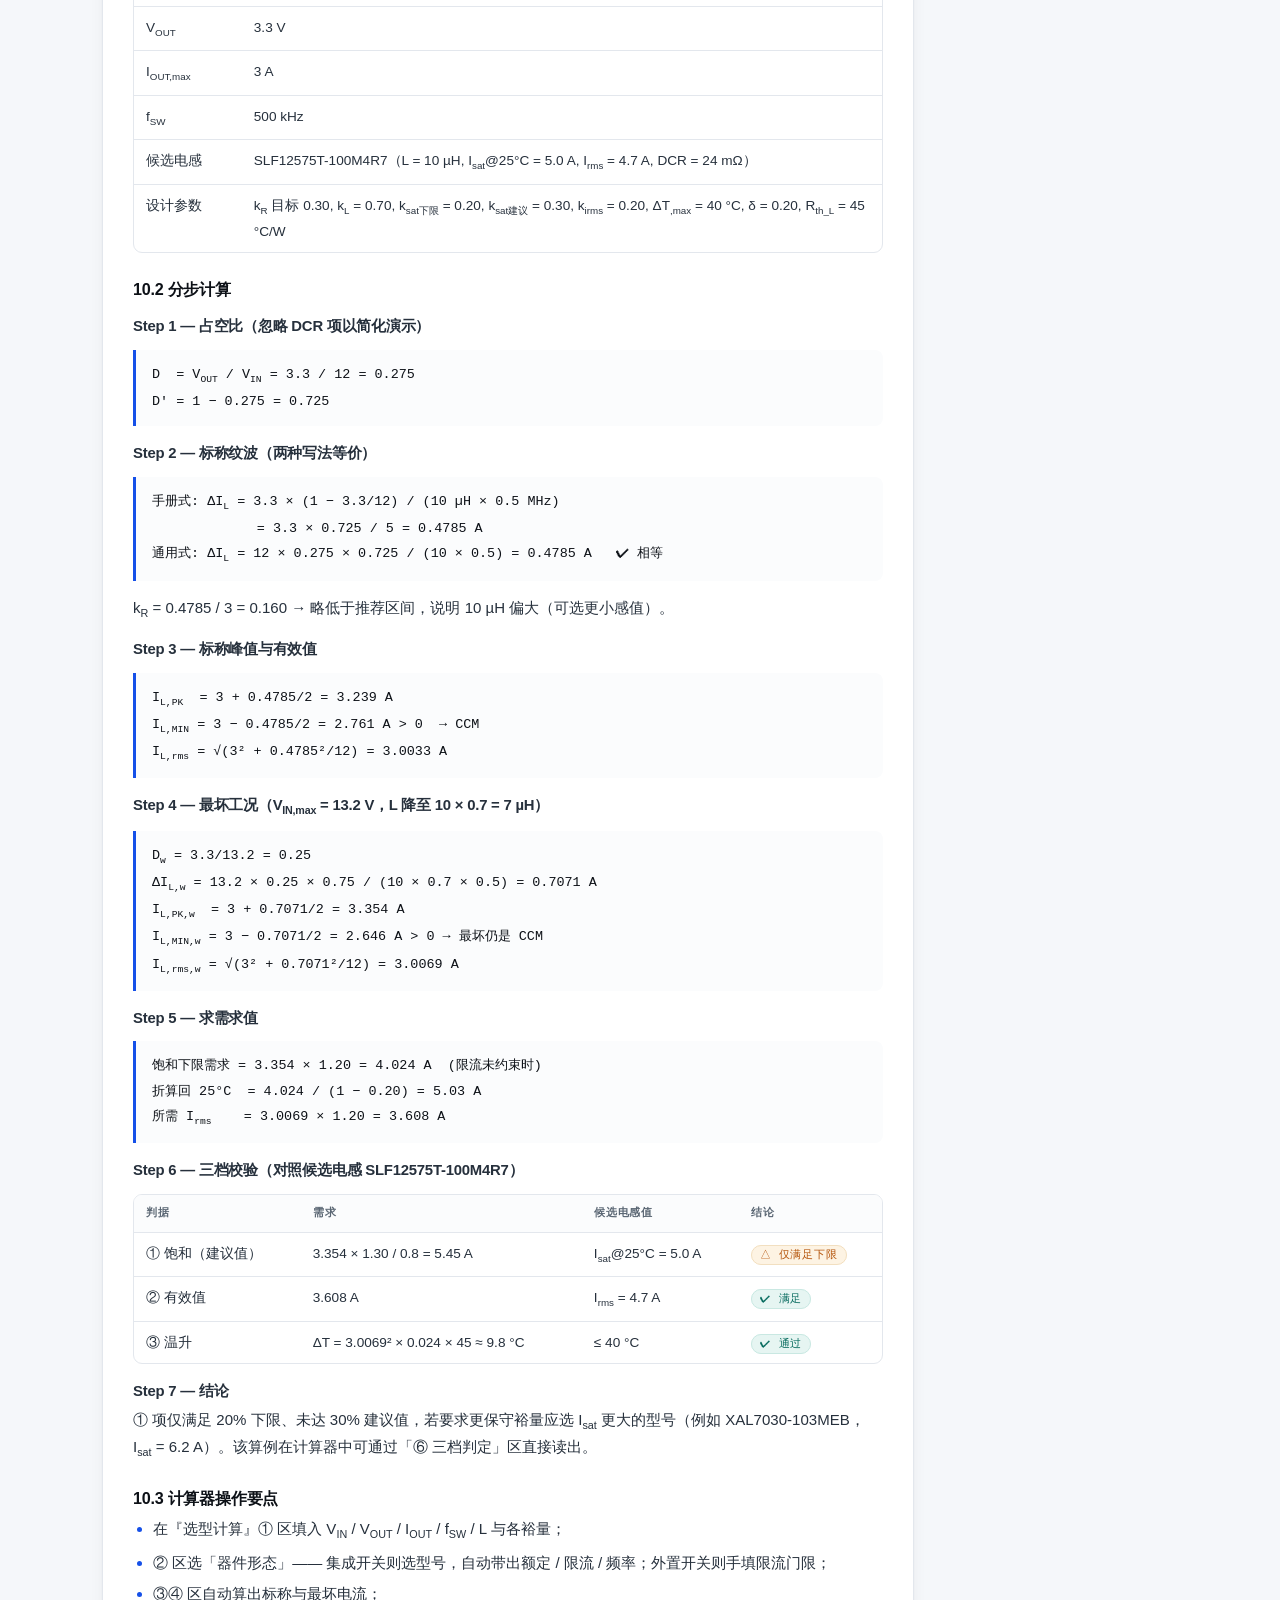
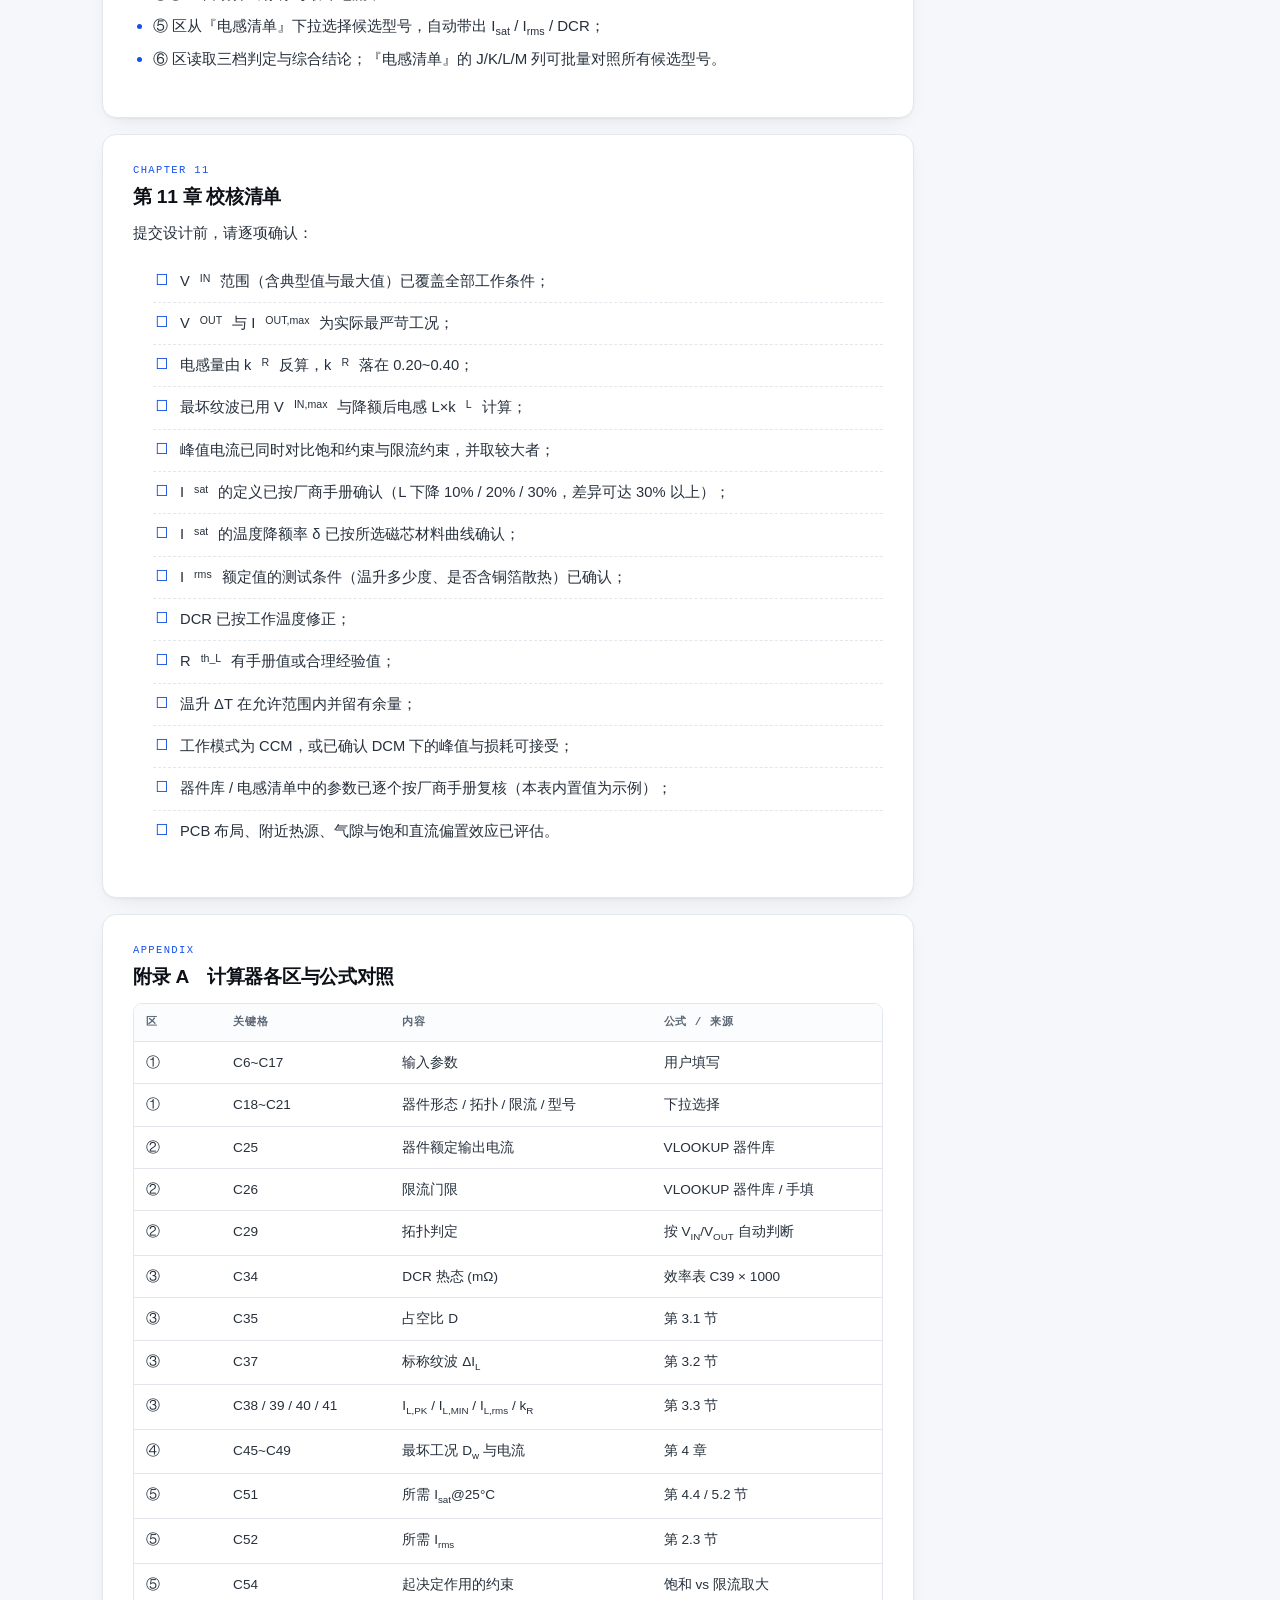
<file: inductor-selection.html>
<!doctype html>
<html lang="zh-CN">
<head>
<meta charset="utf-8">
<meta name="viewport" content="width=device-width, initial-scale=1">
<title>降压变换器电感选型计算说明书 — Buck 功率电感计算原理、三档判据与完整算例 | HW Module Design Learning</title>
<meta name="description" content="通用降压 (Buck) 变换器功率电感的选型计算方法：占空比与电流纹波、最坏工况外推、饱和电流/有效值电流/温升三档判据、DCR 温度修正与损耗模型，附 12 V→3.3 V / 3 A 完整算例、校核清单与符号表。">
<meta name="keywords" content="电感选型,功率电感,Buck电感计算,饱和电流,Isat,Irms,DCR,纹波系数,降压变换器,开关电源设计,电感温升,电感计算说明书">
<meta name="author" content="HW Module Design Learning">
<meta name="robots" content="index, follow, max-image-preview:large">
<link rel="canonical" href="https://torylin1992-coder.github.io/hw-module-design-learning/inductor-selection.html">
<meta property="og:url" content="https://torylin1992-coder.github.io/hw-module-design-learning/inductor-selection.html">
<meta property="og:type" content="article">
<meta property="og:site_name" content="HW Module Design Learning">
<meta property="og:locale" content="zh_CN">
<meta property="og:title" content="降压变换器电感选型计算说明书">
<meta property="og:description" content="从占空比、纹波到三档判据：Buck 功率电感的选型计算方法与完整算例。">
<meta name="twitter:card" content="summary_large_image">
<meta name="theme-color" content="#1550e8">
<link rel="stylesheet" href="assets/style.css">
<link rel="icon" href="data:image/svg+xml,%3Csvg xmlns='http://www.w3.org/2000/svg' viewBox='0 0 32 32'%3E%3Crect width='32' height='32' rx='7' fill='%231550e8'/%3E%3Ctext x='16' y='22' font-family='monospace' font-size='13' font-weight='bold' fill='white' text-anchor='middle'%3EHW%3C/text%3E%3C/svg%3E">
<script type="application/ld+json">
{
  "@context": "https://schema.org",
  "@type": "TechArticle",
  "headline": "降压变换器电感选型计算说明书",
  "alternativeHeadline": "通用降压 (Buck) 电感选型计算器的计算原理与选型准则",
  "description": "说明通用降压变换器功率电感的选型计算方法：占空比与电流纹波、最坏工况外推、饱和电流/有效值电流/温升三档判据、DCR 温度修正与损耗模型，并给出 12 V→3.3 V / 3 A 完整算例。",
  "inLanguage": "zh-CN",
  "version": "1.0",
  "isPartOf": {
    "@type": "WebSite",
    "name": "HW Module Design Learning",
    "url": "https://torylin1992-coder.github.io/hw-module-design-learning/"
  },
  "about": [
    "功率电感选型",
    "Buck 变换器",
    "饱和电流 Isat",
    "电感温升",
    "开关电源损耗模型"
  ],
  "author": {
    "@type": "Organization",
    "name": "HW Module Design Learning"
  },
  "publisher": {
    "@type": "Organization",
    "name": "HW Module Design Learning"
  },
  "datePublished": "2026-10-27",
  "dateModified": "2026-10-27"
}
</script>
</head>
<body>

<header class="site-head">
  <div class="wrap">
    <a class="brand" href="index.html">
      <span class="brand-mark" aria-hidden="true">HW</span>
      <span>HW Module Design Learning<small>硬件模块设计学习</small></span>
    </a>
    <nav class="nav" aria-label="主导航">
      <a href="index.html">首页</a>
      <a href="modules.html">模块手册</a>
      <a href="checklist.html">评审清单</a>
      <a href="calculators.html">工程计算器</a>
      <a href="inductor-selection.html" aria-current="page">电感选型</a>
      <a href="constant-current-dimming.html">恒流调光</a>
      <a href="faq.html">调试问答</a>
    </nav>
  </div>
</header>

<main>
<div class="wrap">
  <nav class="breadcrumb" aria-label="面包屑"><a href="index.html">首页</a><span>/</span><a href="modules.html#m01">Buck 降压电源</a><span>/</span>电感选型计算说明书</nav>
  <div class="page-head">
    <h1>降压变换器电感选型计算说明书</h1>
    <p>通用降压 (Buck) 电感选型计算器的计算原理与选型准则。回答三个问题：电感要满足哪些电流与温升条件、如何在候选清单里筛出可用型号、计算器里每个公式从哪来。</p>
    <div class="doc-tags">
      <span class="tag blue">技术说明书</span>
      <span class="tag">适用拓扑 · Buck</span>
      <span class="tag">版本 V1.0</span>
      <a class="btn btn-ghost" href="assets/buck-inductor-selection-spec.docx" download style="padding:6px 14px;font-size:.85rem">下载原始说明书 (.docx)</a>
    </div>
  </div>
</div>

<div class="wrap" style="padding-bottom:64px">
<div class="doc-layout">

<article>

<section class="chap" id="ch0">
  <span class="chap-num">Abstract</span>
  <h2>一页结论</h2>
  <p>如果只记三件事，记这三件：</p>
  <ul>
    <li><b>电感量由纹波系数反算</b>：先定 k<sub>R</sub> = ΔI<sub>L</sub> / I<sub>OUT</sub>（工程推荐 0.20~0.40），再由 L = V<sub>OUT</sub>(1 − V<sub>OUT</sub>/V<sub>IN</sub>) / (k<sub>R</sub>·I<sub>OUT</sub>·f<sub>SW</sub>) 求电感量。</li>
    <li><b>判据必须用最坏工况</b>：V<sub>IN</sub> 取最大值，电感量按 k<sub>L</sub> 降额（典型 0.7），得到的峰值与有效值才是校核依据。</li>
    <li><b>三档同时通过才可选型</b>：饱和电流（用峰值）、有效值电流、温升（用有效值的平方乘热阻），缺一不可。</li>
  </ul>
  <div class="callout warn">
    <span class="ico">!</span>
    <p><strong>最容易出错的一步：</strong>用平均电流或标称额定电流判断饱和。磁芯饱和由瞬时磁场决定，必须用最坏工况的<strong>峰值</strong>电流，且 Isat 还要按温度降额（δ 通常 10%~35%）折回 25 °C 再去对照手册值。</p>
  </div>
</section>

<section class="chap" id="ch1">
  <span class="chap-num">Chapter 01</span>
  <h2>第 1 章 绪论</h2>
  <p>本章说明编写目的、适用范围与全文符号约定。</p>

  <h3>1.1 编写目的</h3>
  <p>本说明书用于说明通用降压 (Buck) 变换器中功率电感 (power inductor) 的选型计算方法，并配套一份可直接使用的 Excel 计算器（通用降压电感选型计算器.xlsx）。说明书回答三个问题：</p>
  <ul>
    <li><b>算多少</b> —— 给定 V<sub>IN</sub>、V<sub>OUT</sub>、I<sub>OUT</sub>、f<sub>SW</sub> 与目标纹波系数，电感需要满足哪些电流与温升条件；</li>
    <li><b>怎么选</b> —— 如何在候选电感清单中筛选出同时满足饱和、有效值与温升三档判据的型号；</li>
    <li><b>怎么验</b> —— 计算器里每个公式的来源、单位换算与适用边界是什么。</li>
  </ul>

  <h3>1.2 适用范围</h3>
  <p>本说明书与配套计算器适用于降压型 (Buck) 及其衍生拓扑（含集成开关与控制器 + 外置 MOSFET 两种形态），并覆盖两种占空比情形：</p>
  <div class="table-wrap">
    <table>
      <thead><tr><th>拓扑情形</th><th>判据</th><th>占空比范围</th><th>说明</th></tr></thead>
      <tbody>
        <tr><td>常规降压</td><td>V<sub>IN</sub> &gt; V<sub>OUT</sub></td><td>D &lt; 0.5</td><td>最常见，V<sub>IN</sub> 到 V<sub>OUT</sub> 单调降压</td></tr>
        <tr><td>升压型降压</td><td>V<sub>IN</sub> &lt; V<sub>OUT</sub></td><td>D &gt; 0.5</td><td>输入跌落时仍要维持输出，D 可能接近 1</td></tr>
      </tbody>
    </table>
  </div>
  <p>不适用于隔离拓扑（反激、正激）、升降压 (Buck-Boost)、以及工作在 PFM / 轻载打嗝模式的工况（见<strong>第 9 章</strong>局限说明）。</p>

  <h3>1.3 术语与符号</h3>
  <div class="table-wrap">
    <table>
      <thead><tr><th>符号</th><th>含义</th><th>单位</th></tr></thead>
      <tbody>
        <tr><td>V<sub>IN</sub></td><td>输入电压（区分典型值 V<sub>IN,typ</sub> 与最大值 V<sub>IN,max</sub>）</td><td>V</td></tr>
        <tr><td>V<sub>OUT</sub></td><td>输出电压</td><td>V</td></tr>
        <tr><td>I<sub>OUT</sub></td><td>最大负载电流（= 电感电流直流分量）</td><td>A</td></tr>
        <tr><td>f<sub>SW</sub></td><td>开关频率</td><td>kHz / MHz</td></tr>
        <tr><td>L</td><td>电感量标称值</td><td>µH</td></tr>
        <tr><td>D</td><td>占空比（高边导通时间占比）</td><td>—</td></tr>
        <tr><td>D′</td><td>关断比，D′ = 1 − D</td><td>—</td></tr>
        <tr><td>ΔI<sub>L</sub></td><td>电感电流纹波（峰峰值）</td><td>A</td></tr>
        <tr><td>I<sub>L,PK</sub></td><td>电感峰值电流</td><td>A</td></tr>
        <tr><td>I<sub>L,MIN</sub></td><td>电感谷值电流</td><td>A</td></tr>
        <tr><td>I<sub>L,rms</sub></td><td>电感电流有效值</td><td>A</td></tr>
        <tr><td>k<sub>R</sub></td><td>纹波系数，k<sub>R</sub> = ΔI<sub>L</sub> / I<sub>OUT</sub></td><td>—</td></tr>
        <tr><td>k<sub>L</sub></td><td>电感有效系数（饱和 / 温升后剩余电感比例）</td><td>—</td></tr>
        <tr><td>DCR</td><td>电感直流电阻</td><td>mΩ</td></tr>
        <tr><td>I<sub>sat</sub></td><td>饱和电流额定值（一般标 @25 °C）</td><td>A</td></tr>
        <tr><td>I<sub>rms</sub></td><td>额定有效值电流（一般以 40 °C 温升为条件）</td><td>A</td></tr>
        <tr><td>R<sub>th_L</sub></td><td>电感自身热阻</td><td>°C/W</td></tr>
      </tbody>
    </table>
  </div>
</section>

<section class="chap" id="ch2">
  <span class="chap-num">Chapter 02</span>
  <h2>第 2 章 电感在降压变换器中的作用与选型总原则</h2>
  <p>先明确电感在电路中的角色，再确立选型的统一口径。</p>

  <h3>2.1 电感的三个作用</h3>
  <p>在电流模式或电压模式控制的降压变换器中，功率电感承担三个功能：</p>
  <ul>
    <li><b>储能与续流</b>：开关管关断期间，电感释放储能，维持负载电流连续，使输出电流平滑；</li>
    <li><b>决定纹波</b>：电感量与开关频率共同决定电流纹波 ΔI<sub>L</sub>，进而决定输出纹波、EMI 频谱与损耗；</li>
    <li><b>构成一阶滤波</b>：与输出电容共同构成 LC 低通，抑制开关纹波向负载传递。</li>
  </ul>

  <h3>2.2 选型总原则</h3>
  <p>电感选型是多约束折中问题，核心矛盾是「体积 ↔ 损耗 ↔ 电流能力」：</p>
  <ul>
    <li>电感量增大 → 纹波减小 → 输出纹波与损耗降低，但体积、DCR、成本上升，且环路带宽受限于 LC 极点；</li>
    <li>电感量减小 → 体积小、响应快，但纹波、峰值电流、磁芯损耗上升，可能进入 DCM；</li>
    <li>因此在工程上先由纹波系数 k<sub>R</sub> 定电感量，再由三档电流 / 温升判据校验候选型号是否可用。</li>
  </ul>
  <p>配套计算器即按此逻辑组织：第 ③ 区由 k<sub>R</sub> 与 L 算出实际纹波，第 ④ 区外推最坏工况，第 ⑤⑥ 区校验候选电感的三档判据。</p>

  <h3>2.3 三档判据（本说明书的核心口径）</h3>
  <div class="table-wrap">
    <table>
      <thead><tr><th>判据</th><th>物理意义</th><th>判据式</th><th>不满足的后果</th></tr></thead>
      <tbody>
        <tr>
          <td>① 饱和电流</td>
          <td>峰值电流不得使磁芯饱和</td>
          <td>I<sub>sat,hot</sub> ≥ I<sub>L,PK</sub>(最坏) × (1 + 裕量)</td>
          <td>电感量骤降、电流失控、烧开关管</td>
        </tr>
        <tr>
          <td>② 有效值电流</td>
          <td>绕组发热不得超额定</td>
          <td>I<sub>rms,rated</sub> ≥ I<sub>L,rms</sub>(最坏) × (1 + 裕量)</td>
          <td>绕组绝缘老化、寿命骤降</td>
        </tr>
        <tr>
          <td>③ 温升</td>
          <td>实际温升不得超允许值</td>
          <td>ΔT = I<sub>L,rms</sub>² × DCR(热态) × R<sub>th_L</sub> ≤ ΔT<sub>,max</sub></td>
          <td>局部过热、DCR 进一步上升形成正反馈</td>
        </tr>
      </tbody>
    </table>
  </div>
  <p>三档必须同时满足才算通过 —— 这是本计算器给出「✔ 三档判据全部通过」结论的依据。</p>
</section>

<section class="chap" id="ch3">
  <span class="chap-num">Chapter 03</span>
  <h2>第 3 章 占空比与电流纹波的计算</h2>
  <p>本章给出占空比与电感电流纹波的计算式，这是后续所有电流判据的基础。</p>

  <h3>3.1 占空比 D 的推导</h3>
  <p>由伏秒平衡 (volt-second balance)：稳态下电感两端电压在一个周期内的积分为零。</p>
  <p>高边导通期间电感电压为 V<sub>IN</sub> − V<sub>OUT</sub> − I<sub>OUT</sub>·DCR，关断期间为 −V<sub>OUT</sub> − I<sub>OUT</sub>·DCR。令两者对时间加权相等：</p>
  <div class="eq"><div>(V<sub>IN</sub> − V<sub>OUT</sub> − I<sub>OUT</sub>·DCR) · D · T = (V<sub>OUT</sub> + I<sub>OUT</sub>·DCR) · (1 − D) · T</div></div>
  <p>整理得 V<sub>IN</sub> &gt; V<sub>OUT</sub> 时：</p>
  <div class="eq"><div>D = (V<sub>OUT</sub> + I<sub>OUT</sub>·DCR) / V<sub>IN</sub></div></div>
  <p>对 V<sub>IN</sub> &lt; V<sub>OUT</sub>（升压型降压）情形，同一伏秒平衡给出：</p>
  <div class="eq"><div>D = V<sub>OUT</sub> / (V<sub>OUT</sub> + I<sub>OUT</sub>·DCR)</div></div>
  <p>其中 DCR 项为导通损耗带来的直流压降修正，量级通常只有 1%~3%，但在大电流低电压输出（如 1.2 V / 10 A）下不可忽略。计算器中 DCR 以 mΩ 存储，故公式中除以 1000 换算为 Ω。</p>
  <p class="mono-note">计算器对应格子：选型计算!C35（D）、C45（最坏工况 D_w）。</p>

  <h3>3.2 电流纹波 ΔI<sub>L</sub> 的两种等价写法</h3>
  <p>纹波有两种等价写法，理解其适用范围是正确选择计算公式的前提。</p>

  <h4>3.2.1 数据手册式（V<sub>IN</sub> &gt; V<sub>OUT</sub> 适用）</h4>
  <p>TI 等厂商手册给出：</p>
  <div class="eq"><div>ΔI<sub>L</sub> = V<sub>OUT</sub> × (1 − V<sub>OUT</sub> / V<sub>IN</sub>) / (L × f<sub>SW</sub>)<span class="note">          …… 手册 Eq.6</span></div></div>
  <p>其来源是：关断期间电感电压幅值为 V<sub>OUT</sub>，持续时间为 (1−D)·T = (1−V<sub>OUT</sub>/V<sub>IN</sub>)/f<sub>SW</sub>，由 ΔI = V·t/L 直接得到。</p>

  <h4>3.2.2 通用式（两种拓扑都成立）</h4>
  <p>更通用的写法用 V<sub>IN</sub> 与 D 表达：</p>
  <div class="eq"><div>ΔI<sub>L</sub> = V<sub>IN</sub> × D × (1 − D) / (L × f<sub>SW</sub>)</div></div>
  <p>两者在 V<sub>IN</sub> &gt; V<sub>OUT</sub> 时严格相等，因为恒等式 V<sub>IN</sub> × D = V<sub>OUT</sub> 成立（忽略 DCR 时）：</p>
  <div class="eq teal"><div>V<sub>IN</sub> × D × (1 − D) / (L·f<sub>SW</sub>) = V<sub>OUT</sub> × (1 − V<sub>OUT</sub>/V<sub>IN</sub>) / (L·f<sub>SW</sub>)   ✔</div></div>
  <p>当 V<sub>IN</sub> &lt; V<sub>OUT</sub> 时，手册式不再成立（V<sub>OUT</sub>/V<sub>IN</sub> &gt; 1 会使结果变负），必须使用通用式。这就是计算器用「器件形态」区分两种写法、并且对 V<sub>IN</sub> &lt; V<sub>OUT</sub> 强制走通用式的原因。</p>

  <h4>3.2.3 单位巧算</h4>
  <p>设 L 以 µH、f<sub>SW</sub> 以 MHz 为单位，则：</p>
  <div class="eq"><div>ΔI<sub>L</sub> [A] = V<sub>IN</sub> × D × (1−D) / (L[µH] × 1e-6 × f<sub>SW</sub>[MHz] × 1e6)</div><div>             = V<sub>IN</sub> × D × (1−D) / (L[µH] × f<sub>SW</sub>[MHz])</div></div>
  <p>指数项 1e-6 × 1e6 = 1 恰好相消，结果直接以安培为单位，无需额外换算。计算器输入 f<sub>SW</sub> 用 kHz，故写作 $C$10/1000（kHz→MHz），保持同一巧算。</p>

  <h3>3.3 峰值、谷值与有效值</h3>
  <div class="eq"><div>I<sub>L,PK</sub>  = I<sub>OUT</sub> + ΔI<sub>L</sub> / 2<span class="note">        …… 手册 Eq.5</span></div><div>I<sub>L,MIN</sub> = I<sub>OUT</sub> − ΔI<sub>L</sub> / 2</div></div>
  <p>有效值分两种情况：</p>
  <p><b>CCM</b>（连续导通，I<sub>L,MIN</sub> &gt; 0）：三角波叠加直流，有效值为</p>
  <div class="eq"><div>I<sub>L,rms</sub> = √( I<sub>OUT</sub>² + ΔI<sub>L</sub>² / 12 )<span class="note">        …… 手册 Eq.4</span></div></div>
  <p>（ΔI<sub>L</sub>²/12 为三角波纹波分量的均方值）</p>
  <p><b>DCM</b>（断续导通，I<sub>L,MIN</sub> ≤ 0）：电流在部分时间归零，三角波被截断。若直接用 CCM 公式会高估有效值。计算器采用截断三角波修正：</p>
  <div class="eq"><div>I<sub>L,rms</sub> = √( I<sub>OUT</sub>² + (ΔI<sub>L</sub>²/12) × (1 − (I<sub>OUT</sub>/(ΔI<sub>L</sub>/2) − 1)² / 3) )</div></div>
  <p>其中 x = I<sub>OUT</sub>/(ΔI<sub>L</sub>/2) − 1 描述三角波被截断的比例；x = 0（临界 BCM）时修正因子为 1，与 CCM 公式衔接。</p>
  <p class="mono-note">计算器对应格子：C38 / C39 / C40（标称）、C47 / C48 / C49（最坏）。</p>
</section>

<section class="chap" id="ch4">
  <span class="chap-num">Chapter 04</span>
  <h2>第 4 章 最坏工况的处理</h2>
  <p>选型必须在全工作范围内成立，本章说明如何由标称点外推到最坏工况。</p>

  <h3>4.1 为什么必须算最坏工况</h3>
  <p>选型必须在全工作范围内成立，而不仅仅是标称点。对降压变换器：</p>
  <ul>
    <li><b>纹波最坏在 V<sub>IN,max</sub></b>：由 ΔI<sub>L</sub> = V<sub>OUT</sub>·(1−V<sub>OUT</sub>/V<sub>IN</sub>)/(L·f<sub>SW</sub>) 对 V<sub>IN</sub> 求导可知，V<sub>IN</sub> 越大 ΔI<sub>L</sub> 越大（D 越小、关断时间越长）。故取 V<sub>IN,max</sub> 计算最坏纹波；</li>
    <li><b>电感量可能降额</b>：磁芯在直流偏置与温升下电感量下降，取 k<sub>L</sub>（有效系数）描述剩余比例（典型 0.7，即最坏降 30%）。</li>
  </ul>
  <p>故最坏纹波为：</p>
  <div class="eq"><div>ΔI<sub>L,w</sub> = V<sub>OUT</sub> × (1 − V<sub>OUT</sub>/V<sub>IN,max</sub>) / (L × k<sub>L</sub> × f<sub>SW</sub>)<span class="note">           …… V<sub>IN</sub> &gt; V<sub>OUT</sub></span></div></div>
  <p>L × k<sub>L</sub> 即最坏有效电感。注意 D<sub>w</sub> 也要用 V<sub>IN,max</sub> 重算，保持与 ΔI<sub>L</sub> 自洽（计算器 C45）。</p>

  <h3>4.2 为什么峰值电流是饱和判据的基准</h3>
  <p>磁芯饱和由瞬时磁场强度决定，而磁场强度正比于瞬时电流。电感电流在一周期内最高点即为 I<sub>L,PK</sub>，故：</p>
  <ul>
    <li>饱和判据必须用<strong>峰值</strong>，不能用有效值或平均值；</li>
    <li>限流保护（逐周期限流）同样以峰值为触发量，故限流的校验也用峰值。</li>
  </ul>

  <h3>4.3 最坏工况的判据式</h3>
  <div class="eq"><div>I<sub>L,PK,w</sub>  = I<sub>OUT</sub> + ΔI<sub>L,w</sub> / 2</div><div>I<sub>L,MIN,w</sub> = I<sub>OUT</sub> − ΔI<sub>L,w</sub> / 2</div><div>I<sub>L,rms,w</sub> = √( I<sub>OUT</sub>² + ΔI<sub>L,w</sub>²/12 )   (CCM) 或截断修正 (DCM)</div></div>

  <h3>4.4 饱和电流的温度降额</h3>
  <p>磁芯材料的饱和磁通密度 B<sub>sat</sub> 随温度上升而下降（不同材料差异很大）。厂商手册给出的 I<sub>sat</sub> 一般标 @25 °C，实际热态下可用值更低。计算器引入降额率 δ：</p>
  <div class="eq"><div>I<sub>sat,hot</sub> = I<sub>sat</sub>@25°C × (1 − δ)</div></div>
  <p>所需值则反向折算回 25 °C：</p>
  <div class="eq"><div>所需 I<sub>sat</sub>@25°C = max( I<sub>L,PK,w</sub> × (1 + k<sub>sat下限</sub>) , 限流约束 ) / (1 − δ)</div></div>
  <p>降额率参考值：</p>
  <div class="table-wrap">
    <table>
      <thead><tr><th>磁芯材料</th><th>典型 δ</th><th>说明</th></tr></thead>
      <tbody>
        <tr><td>铁氧体 (Ferrite)</td><td>10%~15%</td><td>B<sub>sat</sub> 温度特性平坦，但 B<sub>sat</sub> 本身较低</td></tr>
        <tr><td>铁粉芯 (Iron Powder)</td><td>15%~25%</td><td>分布式气隙，软饱和</td></tr>
        <tr><td>金属粉芯 (Metal Alloy, XAL/XGL)</td><td>20%~35%</td><td>软饱和特性好，但降额明显</td></tr>
        <tr><td>铁硅铝 (Sendust)</td><td>20%~30%</td><td>综合性能好</td></tr>
      </tbody>
    </table>
  </div>
  <p>δ 必须按所选型号的厂商曲线确定，计算器默认 20%，并标注为 ★。</p>
</section>

<section class="chap" id="ch5">
  <span class="chap-num">Chapter 05</span>
  <h2>第 5 章 限流约束与峰值上限</h2>
  <p>限流保护与电感峰值直接相关，本章给出峰值上限的约束方式。</p>

  <h3>5.1 限流保护与电感峰值的关系</h3>
  <p>大多数集成降压变换器具备逐周期限流 (cycle-by-cycle current limit)：当检测到的电感峰值电流超过门限 I<sub>LIM</sub> 时，本周期立即关断高边。若电感设计不当，会出现两种失效：</p>
  <ul>
    <li><b>正常工作即触发限流</b>：峰值顶到 I<sub>LIM</sub>，导致占空比被压缩、输出电压跌落；</li>
    <li><b>饱和后电流失控</b>：电感在限流生效前已饱和，电流急剧上升，限流来不及响应。</li>
  </ul>
  <p>因此选型需要给限流留出裕量：</p>
  <div class="eq"><div>I<sub>L,PK,w</sub> ≤ I<sub>LIM</sub> / (1 + k<sub>lim</sub>)</div></div>
  <p>其中 k<sub>lim</sub> 为限流裕量（建议 10%~20%），用于容纳瞬态过冲、比较器延迟与参数分散。</p>

  <h3>5.2 饱和约束与限流约束取大者</h3>
  <p>最终对 I<sub>sat</sub> 的需求是两个约束的较大者：</p>
  <div class="eq"><div>所需 I<sub>sat,hot</sub> = max( I<sub>L,PK,w</sub> × (1 + k<sub>sat</sub>) , I<sub>L,PK,w</sub> × (1 + k<sub>lim</sub>) )</div></div>
  <p>计算器还给出「★ 起决定作用的约束」，明确指出是饱和约束主导还是限流约束主导，方便设计者判断优化方向（例如降低限流裕量或更换限流点更高的器件）。</p>
  <p class="mono-note">计算器对应格子：C26（限流门限）、C28（限流裕量）、C51（所需 I<sub>sat</sub>@25°C）、C53（峰值上限）、C54（主导约束）。</p>
</section>

<section class="chap" id="ch6">
  <span class="chap-num">Chapter 06</span>
  <h2>第 6 章 电感的直流电阻与温升</h2>
  <p>绕组的直流电阻决定铜损与温升，本章给出修正与判据。</p>

  <h3>6.1 DCR 的温度修正</h3>
  <p>铜电阻随温度近似线性上升：</p>
  <div class="eq"><div>DCR(T) = DCR@25°C × [ 1 + α × (T − 25) ]</div></div>
  <p>漆包铜线的温度系数 α ≈ 0.39 %/°C。在环境温度 T<sub>A</sub> 下：</p>
  <div class="eq"><div>DCR(热态) = DCR@25°C × (1 + 0.0039 × (T<sub>A</sub> − 25))</div></div>
  <p>注意：严格来说电感绕组温度高于环境温度，DCR 应进一步上升形成正反馈。计算器采用单次修正（用 T<sub>A</sub>），并明确标注此局限（见第 9 章）。</p>

  <h3>6.2 电感铜损与温升</h3>
  <p>绕组铜损：</p>
  <div class="eq"><div>P<sub>DCR</sub> = I<sub>L,rms</sub>² × DCR(热态)</div></div>
  <p>电感温升由热阻模型给出：</p>
  <div class="eq"><div>ΔT = P<sub>DCR</sub> × R<sub>th_L</sub> = I<sub>L,rms</sub>² × DCR(热态) × R<sub>th_L</sub></div></div>
  <p>R<sub>th_L</sub> 的取值：厂商手册一般给出，若无则用经验值 40~60 °C/W（小型贴片电感取偏大值）。计算器默认 45 °C/W 并标注 ★。</p>
  <p>判据为 ΔT ≤ ΔT<sub>,max</sub>，工业级常见 40 °C，消费级可放宽到 60 °C。</p>

  <h3>6.3 为什么用有效值而非峰值</h3>
  <p>温升是热效应的累积结果，由电流的均方值（即有效值）决定，符合焦耳定律 P = I²R。用峰值会严重高估发热，用平均值会低估。故温升与 I<sub>rms</sub> 判据都以有效值为基准。</p>
</section>

<section class="chap" id="ch7">
  <span class="chap-num">Chapter 07</span>
  <h2>第 7 章 电感选型流程</h2>
  <p>本章把前述各判据串成一条可执行的选型流程，并给出关键参数的推荐取值。</p>

  <h3>7.1 完整流程</h3>
  <ol class="flow">
    <li><span class="n">01</span><div><b>明确工况</b>输入 V<sub>IN,typ</sub> / V<sub>IN,max</sub> / V<sub>OUT</sub> / I<sub>OUT,max</sub> / f<sub>SW</sub></div></li>
    <li><span class="n">02</span><div><b>由 k<sub>R</sub> 定电感量</b>选 k<sub>R</sub>（推荐 0.20~0.40），反算 L = V<sub>OUT</sub>(1−V<sub>OUT</sub>/V<sub>IN</sub>) / (k<sub>R</sub>·I<sub>OUT</sub>·f<sub>SW</sub>)</div></li>
    <li><span class="n">03</span><div><b>算标称电流</b>D、ΔI<sub>L</sub>、I<sub>L,PK</sub>、I<sub>L,rms</sub></div></li>
    <li><span class="n">04</span><div><b>外推最坏工况</b>V<sub>IN,max</sub> + k<sub>L</sub> 降额 → ΔI<sub>L,w</sub>、I<sub>L,PK,w</sub>、I<sub>L,rms,w</sub></div></li>
    <li><span class="n">05</span><div><b>求需求值</b>所需 I<sub>sat</sub>@25 °C（饱和与限流取大后按 δ 折回）；所需 I<sub>rms</sub> = I<sub>L,rms,w</sub> × (1 + k<sub>irms</sub>)</div></li>
    <li><span class="n">06</span><div><b>三档校验候选型号</b>① I<sub>sat</sub> ② I<sub>rms</sub> ③ ΔT，全部通过才可选型</div></li>
    <li><span class="n">07</span><div><b>复核与降额</b>核对厂商手册定义、复核 R<sub>th_L</sub> 与 δ、留 PCB 与热余量</div></li>
  </ol>

  <div class="callout">
    <span class="ico">→</span>
    <p>第 01~06 步可以在 <a href="calculators.html#c7">工程计算器 · 7 功率电感选型</a> 里一次算完：填 V<sub>IN</sub> / V<sub>OUT</sub> / I<sub>OUT</sub> / f<sub>SW</sub> / k<sub>R</sub>，直接给出 L<sub>min</sub>、E12 标称值、实际纹波、I<sub>pk</sub>、I<sub>rms</sub> 与所需的 I<sub>sat</sub>@25 °C，再拿候选型号的手册逐项对照。</p>
  </div>

  <h3>7.2 纹波系数 k<sub>R</sub> 的选取</h3>
  <p>k<sub>R</sub> = ΔI<sub>L</sub> / I<sub>OUT</sub> 是设计自由度的核心，工程经验范围 0.20~0.40：</p>
  <div class="table-wrap">
    <table>
      <thead><tr><th>k<sub>R</sub></th><th>电感量</th><th>优点</th><th>缺点</th></tr></thead>
      <tbody>
        <tr><td>&lt; 0.20</td><td>大</td><td>纹波小、损耗低、EMI 好</td><td>体积大、成本高、环路慢</td></tr>
        <tr><td>0.20~0.40</td><td>适中</td><td>推荐区间，折中最优</td><td>—</td></tr>
        <tr><td>&gt; 0.40</td><td>小</td><td>体积小、响应快</td><td>纹波 / 峰值 / 损耗上升，可能进 DCM</td></tr>
      </tbody>
    </table>
  </div>
  <p>计算器给出「④ 纹波系数判定」，对 k<sub>R</sub> 偏离推荐区间给出提示。</p>

  <h3>7.3 工作模式判定</h3>
  <p>由最坏工况的谷值电流判断：</p>
  <div class="table-wrap">
    <table>
      <thead><tr><th>条件</th><th>模式</th><th>说明</th></tr></thead>
      <tbody>
        <tr><td>I<sub>L,MIN,w</sub> &gt; 5%×I<sub>OUT</sub></td><td>CCM 连续</td><td>推荐工作区，损耗模型有效</td></tr>
        <tr><td>0 &lt; I<sub>L,MIN,w</sub> ≤ 5%×I<sub>OUT</sub></td><td>BCM 临界</td><td>边界状态，需留余量</td></tr>
        <tr><td>I<sub>L,MIN,w</sub> &lt; 0</td><td>DCM 断续</td><td>峰值高、损耗模型不适用，应增大 L 或提高 f<sub>SW</sub></td></tr>
      </tbody>
    </table>
  </div>
</section>

<section class="chap" id="ch8">
  <span class="chap-num">Chapter 08</span>
  <h2>第 8 章 效率与损耗模型</h2>
  <div class="callout warn">
    <span class="ico">!</span>
    <p>本章模型为工程近似，用于快速评估效率与结温，不是厂商手册原文公式。使用时须理解其校准前提。</p>
  </div>

  <h3>8.1 损耗分解</h3>
  <p>变换器总损耗分解为：</p>
  <div class="eq"><div>P<sub>total</sub> = P<sub>HS</sub> + P<sub>LS</sub> + P<sub>SW</sub> + P<sub>fix</sub> + P<sub>IQ</sub> + P<sub>DCR</sub></div></div>
  <div class="table-wrap">
    <table>
      <thead><tr><th>损耗项</th><th>公式</th><th>说明</th></tr></thead>
      <tbody>
        <tr><td>高边导通</td><td>I<sub>L,rms</sub>² × R<sub>ds_HS</sub> × D</td><td>高边 MOSFET 导通损耗</td></tr>
        <tr><td>低边导通</td><td>I<sub>L,rms</sub>² × R<sub>ds_LS</sub> × (1−D)</td><td>低边（续流 / 同步整流）导通损耗</td></tr>
        <tr><td>开关换流</td><td>k<sub>sw</sub> × V<sub>IN</sub> × I<sub>OUT</sub> × f<sub>SW</sub></td><td>见 8.2</td></tr>
        <tr><td>固定损耗</td><td>E<sub>fix</sub> × f<sub>SW</sub></td><td>见 8.3</td></tr>
        <tr><td>静态损耗</td><td>V<sub>IN</sub> × I<sub>Q</sub></td><td>芯片自身静态电流</td></tr>
        <tr><td>电感铜损</td><td>I<sub>L,rms</sub>² × DCR(热态)</td><td>绕组铜损</td></tr>
      </tbody>
    </table>
  </div>

  <h3>8.2 开关换流损耗 P<sub>SW</sub> = k<sub>sw</sub> × V<sub>IN</sub> × I<sub>OUT</sub> × f<sub>SW</sub> 的来源</h3>
  <p>开关管在开通 / 关断瞬间，漏源电压 V 与漏极电流 I 存在重叠时间 t<sub>cross</sub>。在这段时间内功率为 P(t) = V(t)·I(t)，若近似线性过渡，则功率随时间呈三角形。</p>
  <p>单个开关事件的能量 = 三角形面积：</p>
  <div class="eq"><div>E<sub>cross</sub> = ½ × V<sub>IN</sub> × I<sub>OUT</sub> × (t<sub>r</sub> + t<sub>f</sub>)</div></div>
  <p>其中 t<sub>r</sub>、t<sub>f</sub> 分别为上升、下降时间。乘以每秒开关次数 f<sub>SW</sub> 得平均功率：</p>
  <div class="eq"><div>P<sub>SW</sub> = ½ × (t<sub>r</sub> + t<sub>f</sub>) × V<sub>IN</sub> × I<sub>OUT</sub> × f<sub>SW</sub></div></div>
  <p>定义 k<sub>sw</sub> ≡ ½ × (t<sub>r</sub> + t<sub>f</sub>)，即：</p>
  <div class="eq"><div>P<sub>SW</sub> = k<sub>sw</sub> × V<sub>IN</sub> × I<sub>OUT</sub> × f<sub>SW</sub></div></div>
  <p>计算器取 k<sub>sw</sub> = 3.8 ns，对应等效 (t<sub>r</sub> + t<sub>f</sub>) ≈ 7.6 ns。此值无手册原始数据支撑，是按效率曲线校准得到的等效集总值，已并入准 ZVS、死区体二极管导通、C<sub>oss</sub> 充放电等效应。</p>

  <h3>8.3 固定损耗 P<sub>fix</sub> = E<sub>fix</sub> × f<sub>SW</sub> 的来源</h3>
  <p>每开一次开关，都要消耗一份与控制 / 驱动相关的固定能量 E<sub>fix</sub>，与负载电流基本无关。单位时间内的平均功率 = 每周期固定能量 × 每秒周期数：</p>
  <div class="eq"><div>P<sub>fix</sub> = E<sub>fix</sub> × f<sub>SW</sub></div></div>
  <p>E<sub>fix</sub> 由三部分构成：</p>
  <div class="eq"><div>E<sub>fix</sub> = E<sub>gate</sub> + E<sub>Coss</sub> + E<sub>logic</sub></div></div>
  <div class="table-wrap">
    <table>
      <thead><tr><th>分量</th><th>来源</th><th>与什么有关</th></tr></thead>
      <tbody>
        <tr><td>门极驱动 E<sub>gate</sub></td><td>Q<sub>g</sub> × V<sub>DRV</sub>（栅极电荷 × 驱动电压）</td><td>与 R<sub>g</sub> 无关（电荷守恒）</td></tr>
        <tr><td>节点电容 E<sub>Coss</sub></td><td>开关节点寄生电容充放电</td><td>∝ V<sub>IN</sub>²（关键局限）</td></tr>
        <tr><td>控制逻辑 E<sub>logic</sub></td><td>振荡器、比较器、驱动级静态电流</td><td>与频率相关</td></tr>
      </tbody>
    </table>
  </div>
  <p>计算器取 E<sub>fix</sub> = 67 nJ（示意性拆分 50 / 12 / 5 nJ，非手册实测值）。</p>

  <h3>8.4 效率与结温</h3>
  <div class="eq"><div>P<sub>out</sub> = V<sub>OUT</sub> × I<sub>OUT</sub></div><div>P<sub>in</sub>  = P<sub>out</sub> + P<sub>total</sub></div><div>η     = P<sub>out</sub> / P<sub>in</sub></div></div>
  <p>结温估算（仅计芯片内损耗，电感铜损散在电感上）：</p>
  <div class="eq"><div>T<sub>J</sub> = T<sub>A</sub> + (P<sub>HS</sub> + P<sub>LS</sub> + P<sub>SW</sub> + P<sub>fix</sub> + P<sub>IQ</sub>) × R<sub>θJA</sub></div></div>
  <p>判据：T<sub>J</sub> &lt; T<sub>JW</sub>（热警告）→ ✔；T<sub>JW</sub> ≤ T<sub>J</sub> &lt; T<sub>JSD</sub> → △；T<sub>J</sub> ≥ T<sub>JSD</sub> → ✘。</p>
</section>

<section class="chap" id="ch9">
  <span class="chap-num">Chapter 09</span>
  <h2>第 9 章 模型局限与假设</h2>
  <p>使用本计算器时必须了解以下局限，避免超出适用边界：</p>
  <ul>
    <li><b>未迭代自热</b>：效率表用 T<sub>A</sub> 单次修正 DCR 与 R<sub>ds</sub>，未迭代到收敛。实际结温 / 绕组温度高于 T<sub>A</sub> 会继续抬高电阻，真实效率略低于计算值；</li>
    <li><b>E<sub>fix</sub> 中的 C<sub>oss</sub> 项 ∝ V<sub>IN</sub>²</b>：被并进常数后，模型只在标定的 V<sub>IN</sub>（约 5 V）附近严格成立；V<sub>IN</sub> 明显偏离时会低估或高估固定损耗；</li>
    <li><b>k<sub>sw</sub> 与 E<sub>fix</sub> 为校准等效值</b>：换器件或大幅变更 V<sub>IN</sub> 时需重新校准；</li>
    <li><b>假定 CCM / FPWM</b>：轻载 PFM / 打嗝模式效率更高，本模型不覆盖；</li>
    <li><b>未含磁芯损耗</b>：高频大纹波下磁芯损耗占比可观，本模型只算铜损；</li>
    <li><b>未含布局寄生损耗</b>：PCB 走线、寄生电感 / 电容引起的损耗未计入；</li>
    <li><b>参数准确性</b>：器件库与电感清单中的参数为示例值，必须逐项按厂商手册复核后才能用于正式设计。</li>
  </ul>
</section>

<section class="chap" id="ch10">
  <span class="chap-num">Chapter 10</span>
  <h2>第 10 章 完整算例</h2>
  <p>本章以 12 V→3.3 V / 3 A 为例，完整走一遍选型流程。</p>

  <h3>10.1 算例设定</h3>
  <div class="table-wrap">
    <table>
      <thead><tr><th>参数</th><th>值</th></tr></thead>
      <tbody>
        <tr><td>V<sub>IN,typ</sub> / V<sub>IN,max</sub></td><td>12 V / 13.2 V</td></tr>
        <tr><td>V<sub>OUT</sub></td><td>3.3 V</td></tr>
        <tr><td>I<sub>OUT,max</sub></td><td>3 A</td></tr>
        <tr><td>f<sub>SW</sub></td><td>500 kHz</td></tr>
        <tr><td>候选电感</td><td>SLF12575T-100M4R7（L = 10 µH, I<sub>sat</sub>@25°C = 5.0 A, I<sub>rms</sub> = 4.7 A, DCR = 24 mΩ）</td></tr>
        <tr><td>设计参数</td><td>k<sub>R</sub> 目标 0.30, k<sub>L</sub> = 0.70, k<sub>sat下限</sub> = 0.20, k<sub>sat建议</sub> = 0.30, k<sub>irms</sub> = 0.20, ΔT<sub>,max</sub> = 40 °C, δ = 0.20, R<sub>th_L</sub> = 45 °C/W</td></tr>
      </tbody>
    </table>
  </div>

  <h3>10.2 分步计算</h3>

  <h4>Step 1 — 占空比（忽略 DCR 项以简化演示）</h4>
  <div class="eq"><div>D  = V<sub>OUT</sub> / V<sub>IN</sub> = 3.3 / 12 = 0.275</div><div>D′ = 1 − 0.275 = 0.725</div></div>

  <h4>Step 2 — 标称纹波（两种写法等价）</h4>
  <div class="eq"><div>手册式: ΔI<sub>L</sub> = 3.3 × (1 − 3.3/12) / (10 µH × 0.5 MHz)</div><div>             = 3.3 × 0.725 / 5 = 0.4785 A</div><div>通用式: ΔI<sub>L</sub> = 12 × 0.275 × 0.725 / (10 × 0.5) = 0.4785 A   ✔ 相等</div></div>
  <p>k<sub>R</sub> = 0.4785 / 3 = 0.160 → 略低于推荐区间，说明 10 µH 偏大（可选更小感值）。</p>

  <h4>Step 3 — 标称峰值与有效值</h4>
  <div class="eq"><div>I<sub>L,PK</sub>  = 3 + 0.4785/2 = 3.239 A</div><div>I<sub>L,MIN</sub> = 3 − 0.4785/2 = 2.761 A &gt; 0  → CCM</div><div>I<sub>L,rms</sub> = √(3² + 0.4785²/12) = 3.0033 A</div></div>

  <h4>Step 4 — 最坏工况（V<sub>IN,max</sub> = 13.2 V，L 降至 10 × 0.7 = 7 µH）</h4>
  <div class="eq"><div>D<sub>w</sub> = 3.3/13.2 = 0.25</div><div>ΔI<sub>L,w</sub> = 13.2 × 0.25 × 0.75 / (10 × 0.7 × 0.5) = 0.7071 A</div><div>I<sub>L,PK,w</sub>  = 3 + 0.7071/2 = 3.354 A</div><div>I<sub>L,MIN,w</sub> = 3 − 0.7071/2 = 2.646 A &gt; 0 → 最坏仍是 CCM</div><div>I<sub>L,rms,w</sub> = √(3² + 0.7071²/12) = 3.0069 A</div></div>

  <h4>Step 5 — 求需求值</h4>
  <div class="eq"><div>饱和下限需求 = 3.354 × 1.20 = 4.024 A  (限流未约束时)</div><div>折算回 25°C  = 4.024 / (1 − 0.20) = 5.03 A</div><div>所需 I<sub>rms</sub>    = 3.0069 × 1.20 = 3.608 A</div></div>

  <h4>Step 6 — 三档校验（对照候选电感 SLF12575T-100M4R7）</h4>
  <div class="table-wrap">
    <table>
      <thead><tr><th>判据</th><th>需求</th><th>候选电感值</th><th>结论</th></tr></thead>
      <tbody>
        <tr><td>① 饱和（建议值）</td><td>3.354 × 1.30 / 0.8 = 5.45 A</td><td>I<sub>sat</sub>@25°C = 5.0 A</td><td><span class="tag warn">△ 仅满足下限</span></td></tr>
        <tr><td>② 有效值</td><td>3.608 A</td><td>I<sub>rms</sub> = 4.7 A</td><td><span class="tag">✔ 满足</span></td></tr>
        <tr><td>③ 温升</td><td>ΔT = 3.0069² × 0.024 × 45 ≈ 9.8 °C</td><td>≤ 40 °C</td><td><span class="tag">✔ 通过</span></td></tr>
      </tbody>
    </table>
  </div>

  <h4>Step 7 — 结论</h4>
  <p>① 项仅满足 20% 下限、未达 30% 建议值，若要求更保守裕量应选 I<sub>sat</sub> 更大的型号（例如 XAL7030-103MEB，I<sub>sat</sub> = 6.2 A）。该算例在计算器中可通过「⑥ 三档判定」区直接读出。</p>

  <h3>10.3 计算器操作要点</h3>
  <ul>
    <li>在『选型计算』① 区填入 V<sub>IN</sub> / V<sub>OUT</sub> / I<sub>OUT</sub> / f<sub>SW</sub> / L 与各裕量；</li>
    <li>② 区选「器件形态」—— 集成开关则选型号，自动带出额定 / 限流 / 频率；外置开关则手填限流门限；</li>
    <li>③④ 区自动算出标称与最坏电流；</li>
    <li>⑤ 区从『电感清单』下拉选择候选型号，自动带出 I<sub>sat</sub> / I<sub>rms</sub> / DCR；</li>
    <li>⑥ 区读取三档判定与综合结论；『电感清单』的 J/K/L/M 列可批量对照所有候选型号。</li>
  </ul>
</section>

<section class="chap" id="ch11">
  <span class="chap-num">Chapter 11</span>
  <h2>第 11 章 校核清单</h2>
  <p>提交设计前，请逐项确认：</p>
  <ul class="doc-check">
    <li>V<sub>IN</sub> 范围（含典型值与最大值）已覆盖全部工作条件；</li>
    <li>V<sub>OUT</sub> 与 I<sub>OUT,max</sub> 为实际最严苛工况；</li>
    <li>电感量由 k<sub>R</sub> 反算，k<sub>R</sub> 落在 0.20~0.40；</li>
    <li>最坏纹波已用 V<sub>IN,max</sub> 与降额后电感 L×k<sub>L</sub> 计算；</li>
    <li>峰值电流已同时对比饱和约束与限流约束，并取较大者；</li>
    <li>I<sub>sat</sub> 的定义已按厂商手册确认（L 下降 10% / 20% / 30%，差异可达 30% 以上）；</li>
    <li>I<sub>sat</sub> 的温度降额率 δ 已按所选磁芯材料曲线确认；</li>
    <li>I<sub>rms</sub> 额定值的测试条件（温升多少度、是否含铜箔散热）已确认；</li>
    <li>DCR 已按工作温度修正；</li>
    <li>R<sub>th_L</sub> 有手册值或合理经验值；</li>
    <li>温升 ΔT 在允许范围内并留有余量；</li>
    <li>工作模式为 CCM，或已确认 DCM 下的峰值与损耗可接受；</li>
    <li>器件库 / 电感清单中的参数已逐个按厂商手册复核（本表内置值为示例）；</li>
    <li>PCB 布局、附近热源、气隙与饱和直流偏置效应已评估。</li>
  </ul>
</section>

<section class="chap" id="apx">
  <span class="chap-num">Appendix</span>
  <h2>附录 A　计算器各区与公式对照</h2>
  <div class="table-wrap">
    <table>
      <thead><tr><th>区</th><th>关键格</th><th>内容</th><th>公式 / 来源</th></tr></thead>
      <tbody>
        <tr><td>①</td><td>C6~C17</td><td>输入参数</td><td>用户填写</td></tr>
        <tr><td>①</td><td>C18~C21</td><td>器件形态 / 拓扑 / 限流 / 型号</td><td>下拉选择</td></tr>
        <tr><td>②</td><td>C25</td><td>器件额定输出电流</td><td>VLOOKUP 器件库</td></tr>
        <tr><td>②</td><td>C26</td><td>限流门限</td><td>VLOOKUP 器件库 / 手填</td></tr>
        <tr><td>②</td><td>C29</td><td>拓扑判定</td><td>按 V<sub>IN</sub>/V<sub>OUT</sub> 自动判断</td></tr>
        <tr><td>③</td><td>C34</td><td>DCR 热态 (mΩ)</td><td>效率表 C39 × 1000</td></tr>
        <tr><td>③</td><td>C35</td><td>占空比 D</td><td>第 3.1 节</td></tr>
        <tr><td>③</td><td>C37</td><td>标称纹波 ΔI<sub>L</sub></td><td>第 3.2 节</td></tr>
        <tr><td>③</td><td>C38 / 39 / 40 / 41</td><td>I<sub>L,PK</sub> / I<sub>L,MIN</sub> / I<sub>L,rms</sub> / k<sub>R</sub></td><td>第 3.3 节</td></tr>
        <tr><td>④</td><td>C45~C49</td><td>最坏工况 D<sub>w</sub> 与电流</td><td>第 4 章</td></tr>
        <tr><td>⑤</td><td>C51</td><td>所需 I<sub>sat</sub>@25°C</td><td>第 4.4 / 5.2 节</td></tr>
        <tr><td>⑤</td><td>C52</td><td>所需 I<sub>rms</sub></td><td>第 2.3 节</td></tr>
        <tr><td>⑤</td><td>C54</td><td>起决定作用的约束</td><td>饱和 vs 限流取大</td></tr>
        <tr><td>⑥</td><td>C67~C74</td><td>三档判定与综合结论</td><td>第 2.3 章</td></tr>
        <tr><td>效率表</td><td>C31~C45</td><td>损耗分解与效率</td><td>第 8 章</td></tr>
        <tr><td>效率表</td><td>C49~C52</td><td>结温估算与判定</td><td>第 8.4 节</td></tr>
      </tbody>
    </table>
  </div>

  <h2 style="margin-top:34px">附录 B　推荐裕量与默认值</h2>
  <div class="table-wrap">
    <table>
      <thead><tr><th>参数</th><th>默认值</th><th>建议范围</th><th>说明</th></tr></thead>
      <tbody>
        <tr><td>k<sub>R</sub> 纹波系数</td><td>0.30</td><td>0.20~0.40</td><td>越小电感越大</td></tr>
        <tr><td>k<sub>L</sub> 有效系数</td><td>0.70</td><td>0.60~1.00</td><td>0.70 = 最坏降 30%</td></tr>
        <tr><td>k<sub>sat</sub> 饱和下限</td><td>0.20</td><td>0.20</td><td>行业通用准则</td></tr>
        <tr><td>k<sub>sat</sub> 饱和建议</td><td>0.30</td><td>0.30~0.50</td><td>更保守</td></tr>
        <tr><td>k<sub>irms</sub> 有效值裕量</td><td>0.20</td><td>0.20~0.30</td><td>控制绕组温升</td></tr>
        <tr><td>k<sub>lim</sub> 限流裕量</td><td>0.10</td><td>0.10~0.20</td><td>容纳瞬态过冲</td></tr>
        <tr><td>ΔT<sub>,max</sub> 允许温升</td><td>40 °C</td><td>40~60 °C</td><td>工业级到消费级</td></tr>
        <tr><td>δ I<sub>sat</sub> 降额率</td><td>0.20</td><td>0.10~0.35</td><td>按磁芯材料确定</td></tr>
        <tr><td>R<sub>th_L</sub> 电感热阻</td><td>45 °C/W</td><td>40~60 °C/W</td><td>无手册值时用之</td></tr>
        <tr><td>α 铜温系数</td><td>0.39 %/°C</td><td>0.39</td><td>漆包铜线典型值</td></tr>
      </tbody>
    </table>
  </div>
</section>

<section class="chap">
  <span class="chap-num">Download</span>
  <h2>取用这份说明书</h2>
  <p>本页是原文档的网页版，内容一致；如需在本地留存、批注或随设计评审归档，可下载原始 .docx：</p>
  <div class="cta-row">
    <a class="btn btn-primary" href="assets/buck-inductor-selection-spec.docx" download>下载 电感选型计算说明书.docx</a>
    <a class="btn" href="modules.html#m01">回看 M01 Buck 模块要点</a>
    <a class="btn btn-ghost" href="calculators.html#c7">用计算器算一遍</a>
  </div>
</section>

</article>

<aside class="doc-aside" aria-label="本文目录">
  <h4>目录</h4>
  <a href="#ch0">一页结论</a>
  <a href="#ch1">1 · 绪论</a>
  <a href="#ch2">2 · 电感的作用与选型总原则</a>
  <a href="#ch3">3 · 占空比与电流纹波</a>
  <a href="#ch4">4 · 最坏工况的处理</a>
  <a href="#ch5">5 · 限流约束与峰值上限</a>
  <a href="#ch6">6 · 直流电阻与温升</a>
  <a href="#ch7">7 · 电感选型流程</a>
  <a href="#ch8">8 · 效率与损耗模型</a>
  <a href="#ch9">9 · 模型局限与假设</a>
  <a href="#ch10">10 · 完整算例</a>
  <a href="#ch11">11 · 校核清单</a>
  <a href="#apx">附录 A / B</a>
</aside>

</div>
</div>
</main>

<footer class="site-foot">
  <div class="wrap">
    <div class="fgrid">
      <div>
        <a class="brand" href="index.html">
          <span class="brand-mark" aria-hidden="true">HW</span>
          <span>HW Module Design Learning<small>硬件模块设计学习</small></span>
        </a>
        <p>一套面向电子工程师、嵌入式开发者与电子类专业学生的模块化硬件设计学习资料。内容持续更新。</p>
      </div>
      <div>
        <h4>学习</h4>
        <a href="index.html#path">六阶段学习路径</a>
        <a href="modules.html">十个典型模块</a>
        <a href="faq.html">调试问答</a>
      </div>
      <div>
        <h4>工具</h4>
        <a href="checklist.html">设计评审清单</a>
        <a href="calculators.html">工程计算器</a>
        <a href="inductor-selection.html">电感选型说明书</a>
        <a href="constant-current-dimming.html">恒流调光设计教程</a>
      </div>
    </div>
    <div class="bottom">
      <span>© 2026 HW Module Design Learning</span>
      <span>内容供学习参考，实际设计请以器件 datasheet 与相关标准为准</span>
    </div>
  </div>
</footer>

<script>
(function () {
  var links = [].slice.call(document.querySelectorAll('.doc-aside a'));
  var secs = links.map(function (a) { return document.querySelector(a.getAttribute('href')); }).filter(Boolean);
  if (!('IntersectionObserver' in window) || !secs.length) return;
  var io = new IntersectionObserver(function (entries) {
    entries.forEach(function (e) {
      if (!e.isIntersecting) return;
      links.forEach(function (a) { a.classList.toggle('on', a.getAttribute('href') === '#' + e.target.id); });
    });
  }, { rootMargin: '-84px 0px -70% 0px', threshold: 0 });
  secs.forEach(function (s) { io.observe(s); });
})();
</script>

</body>
</html>
</file>
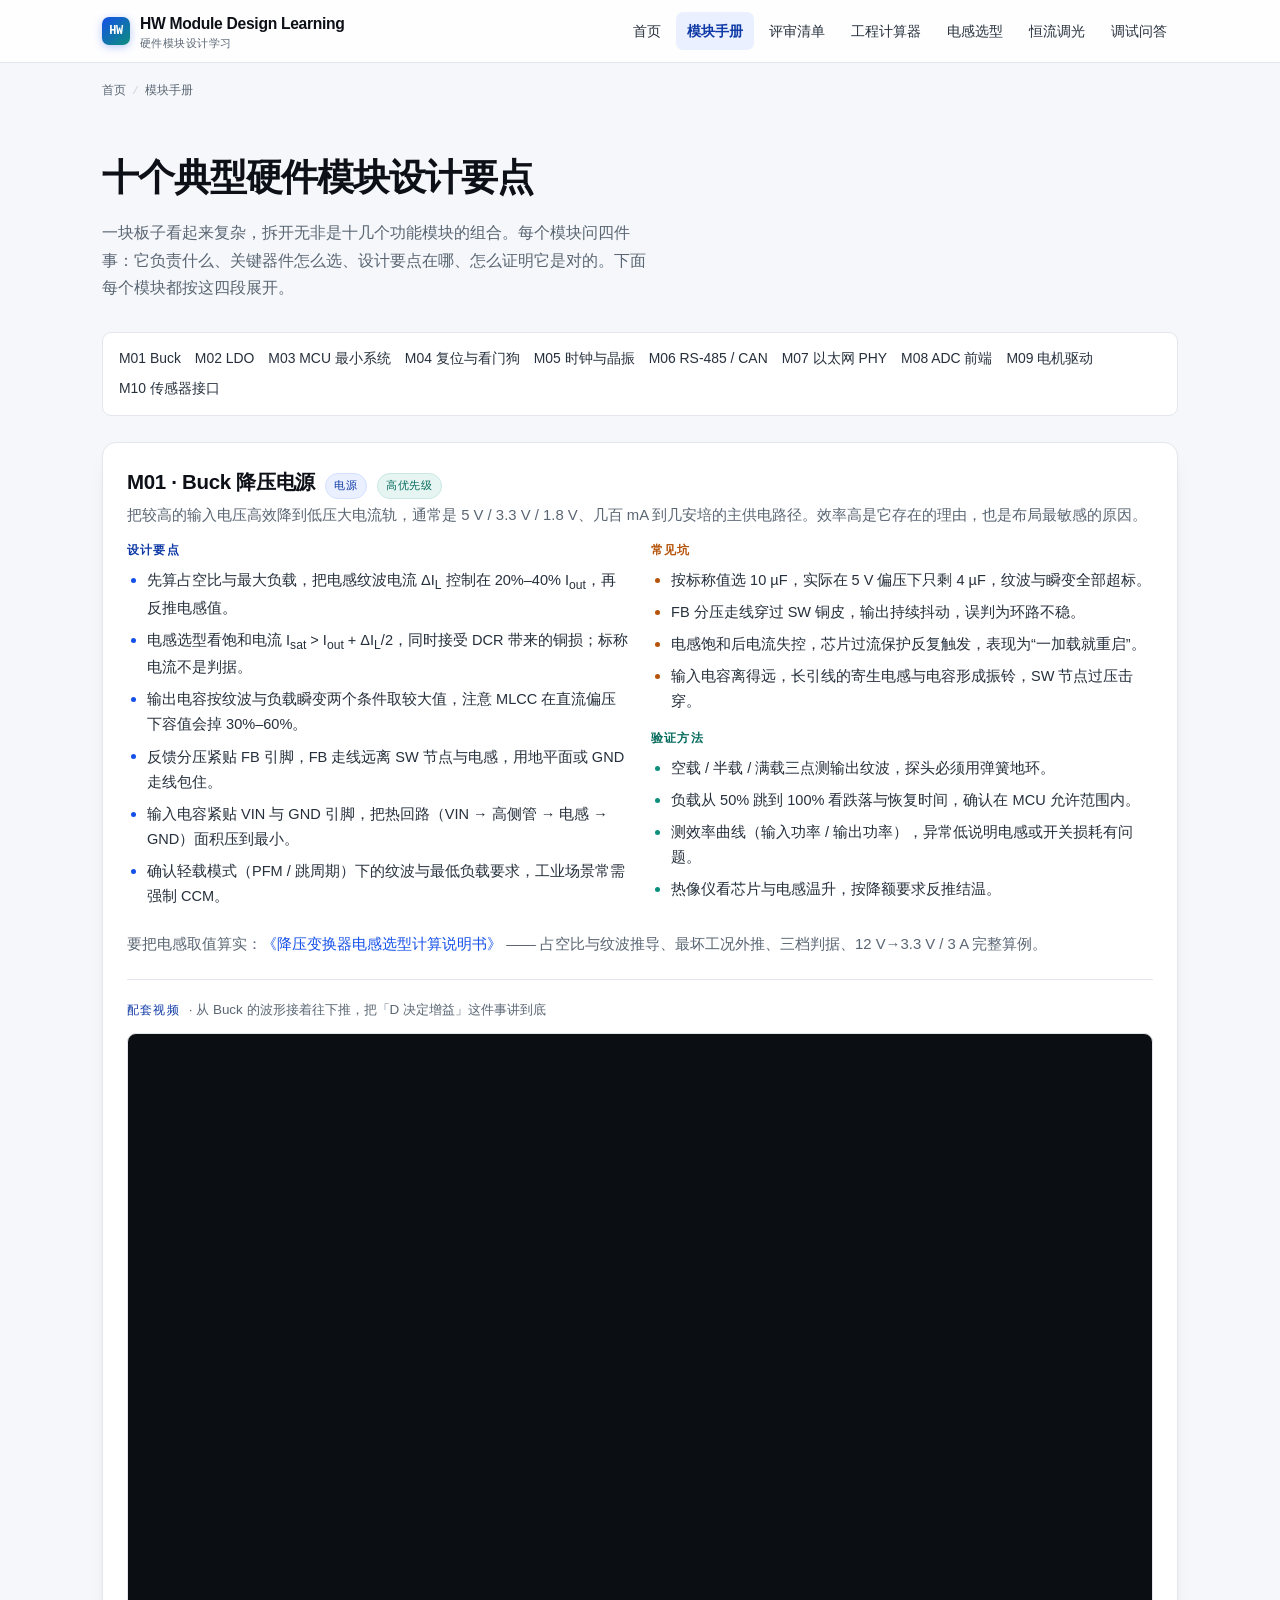
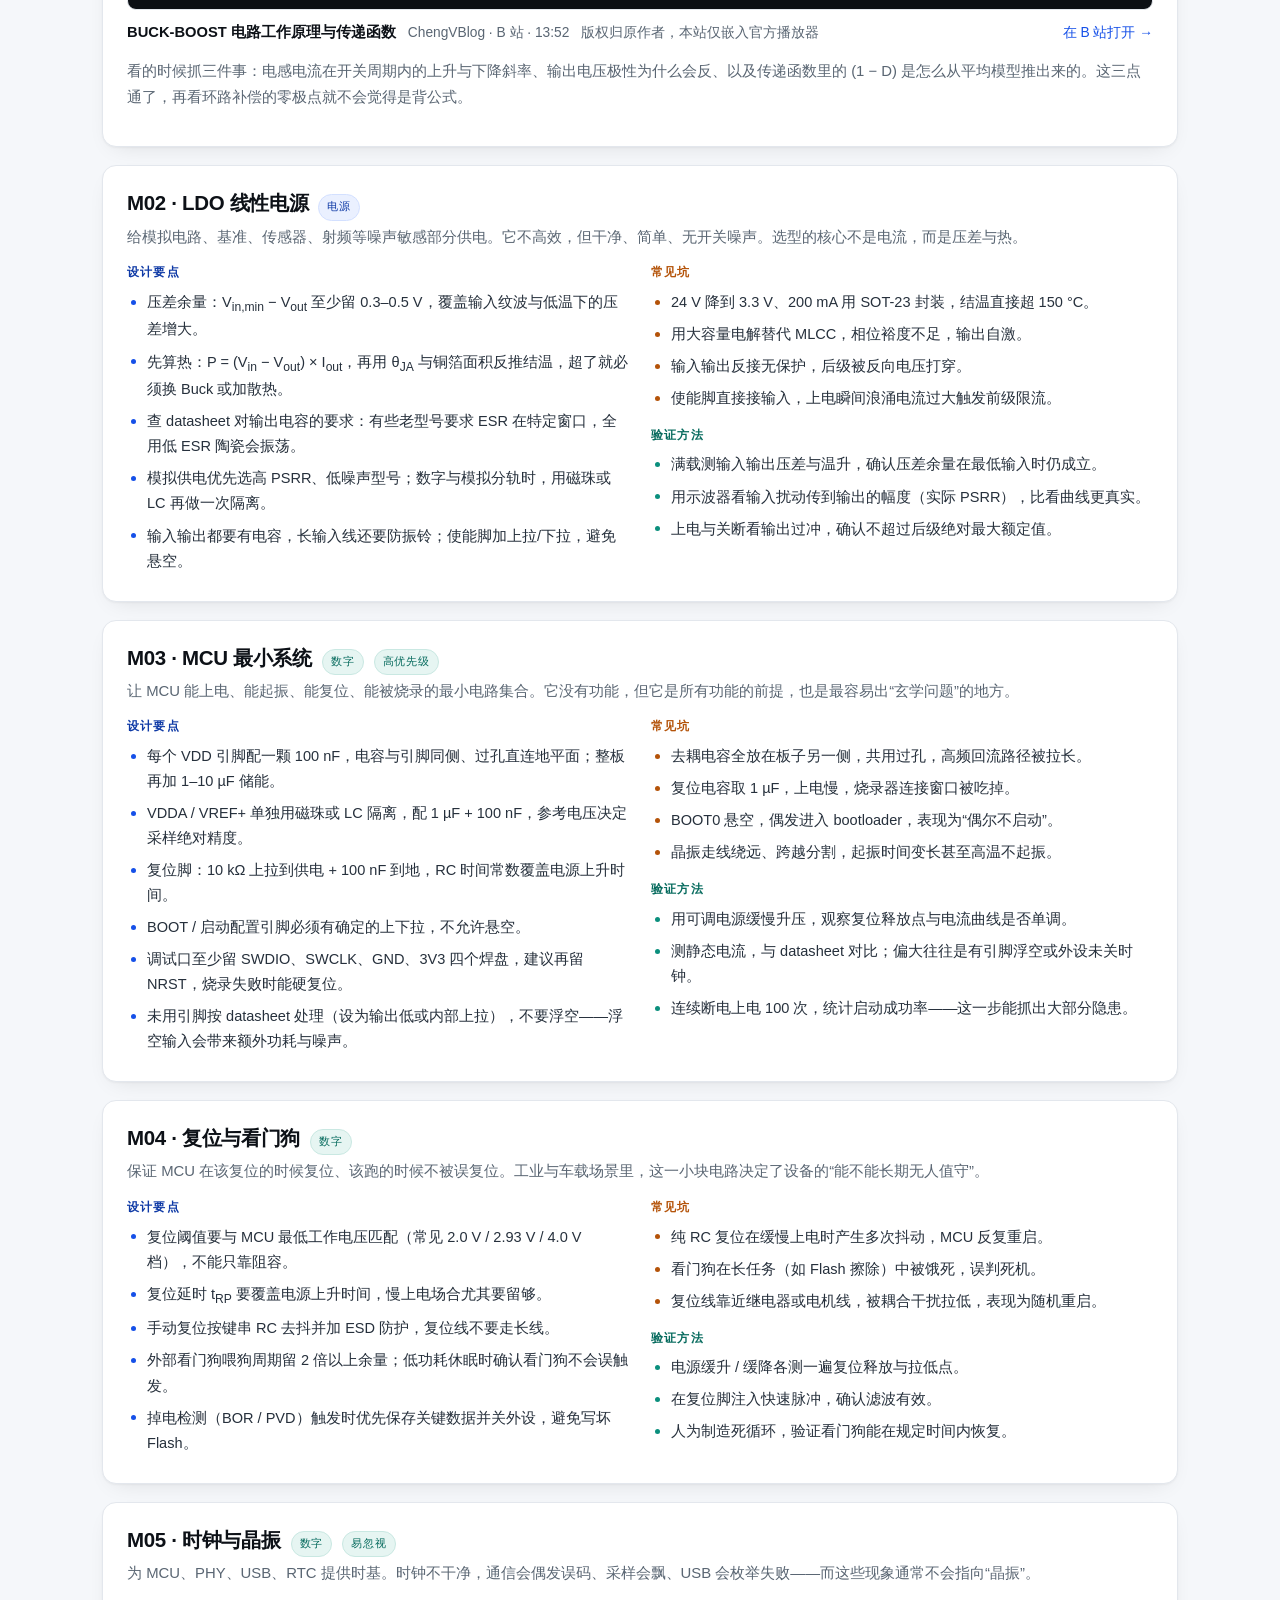
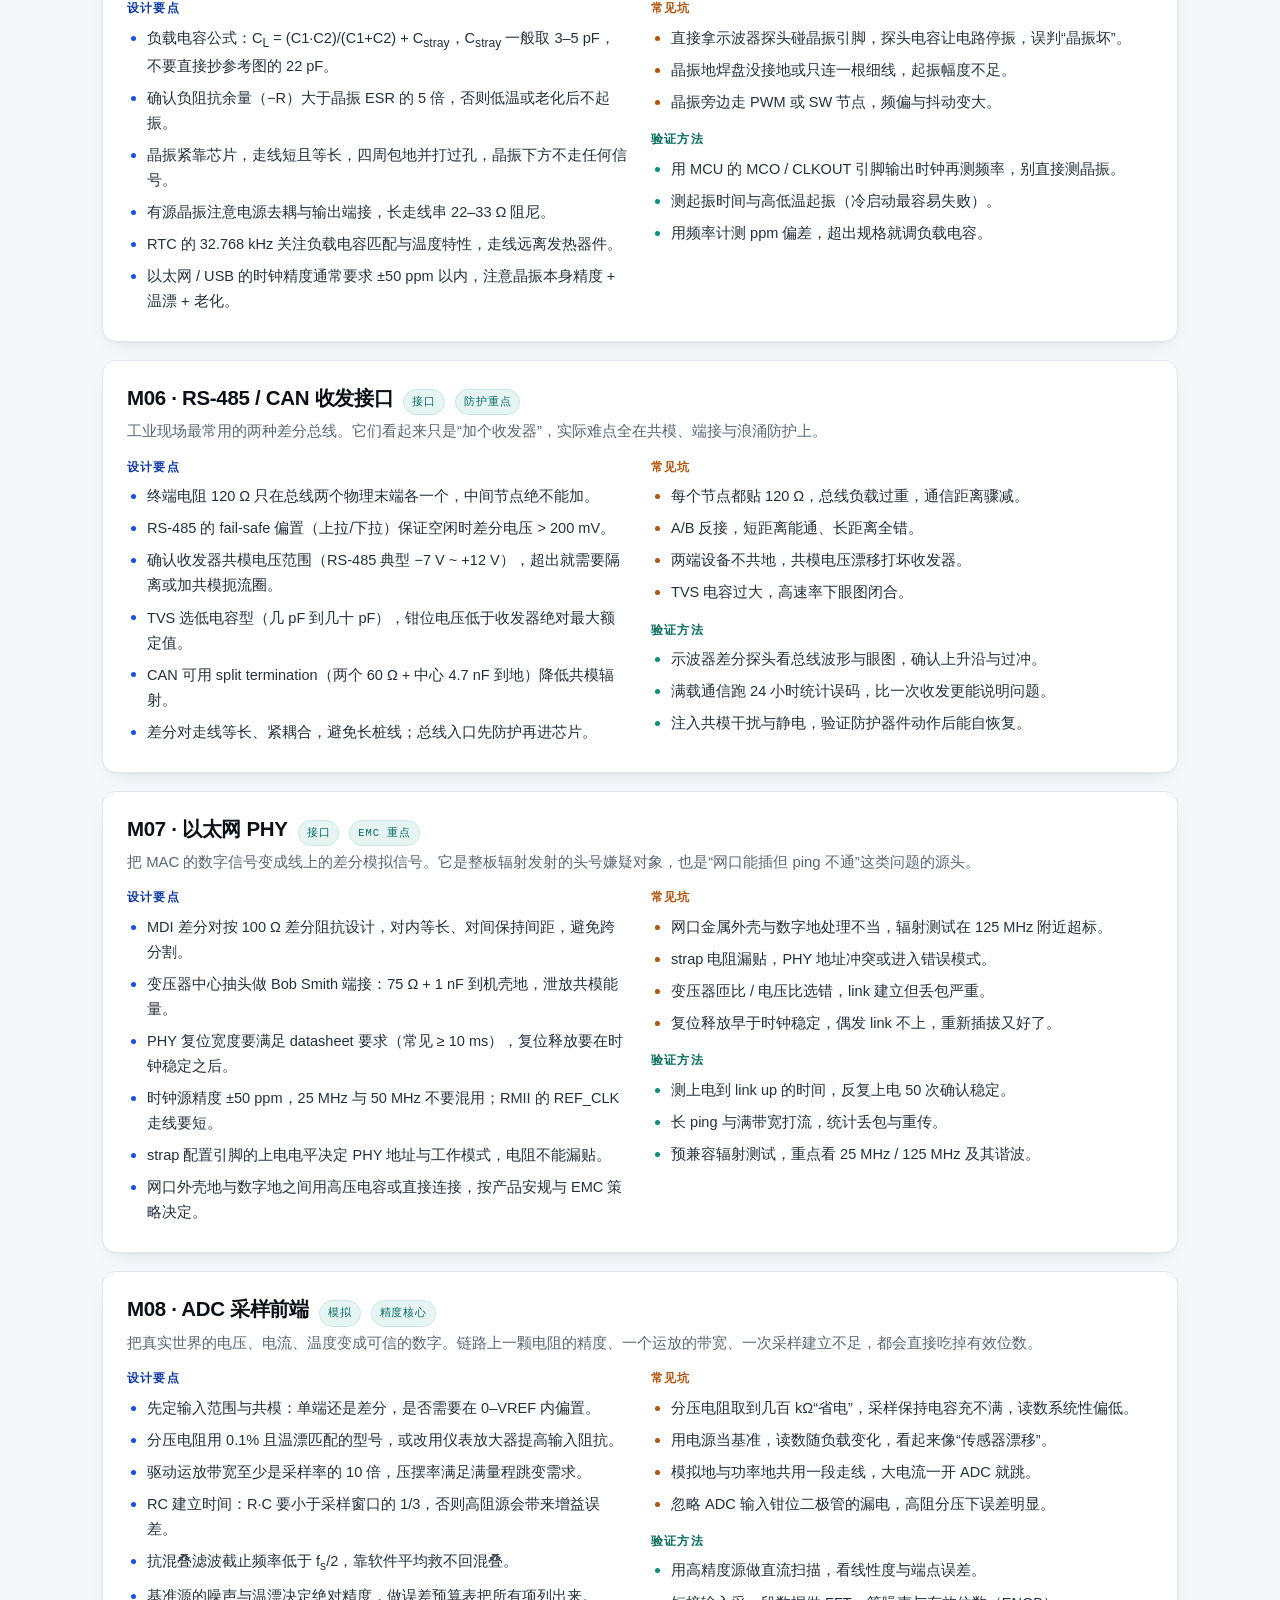
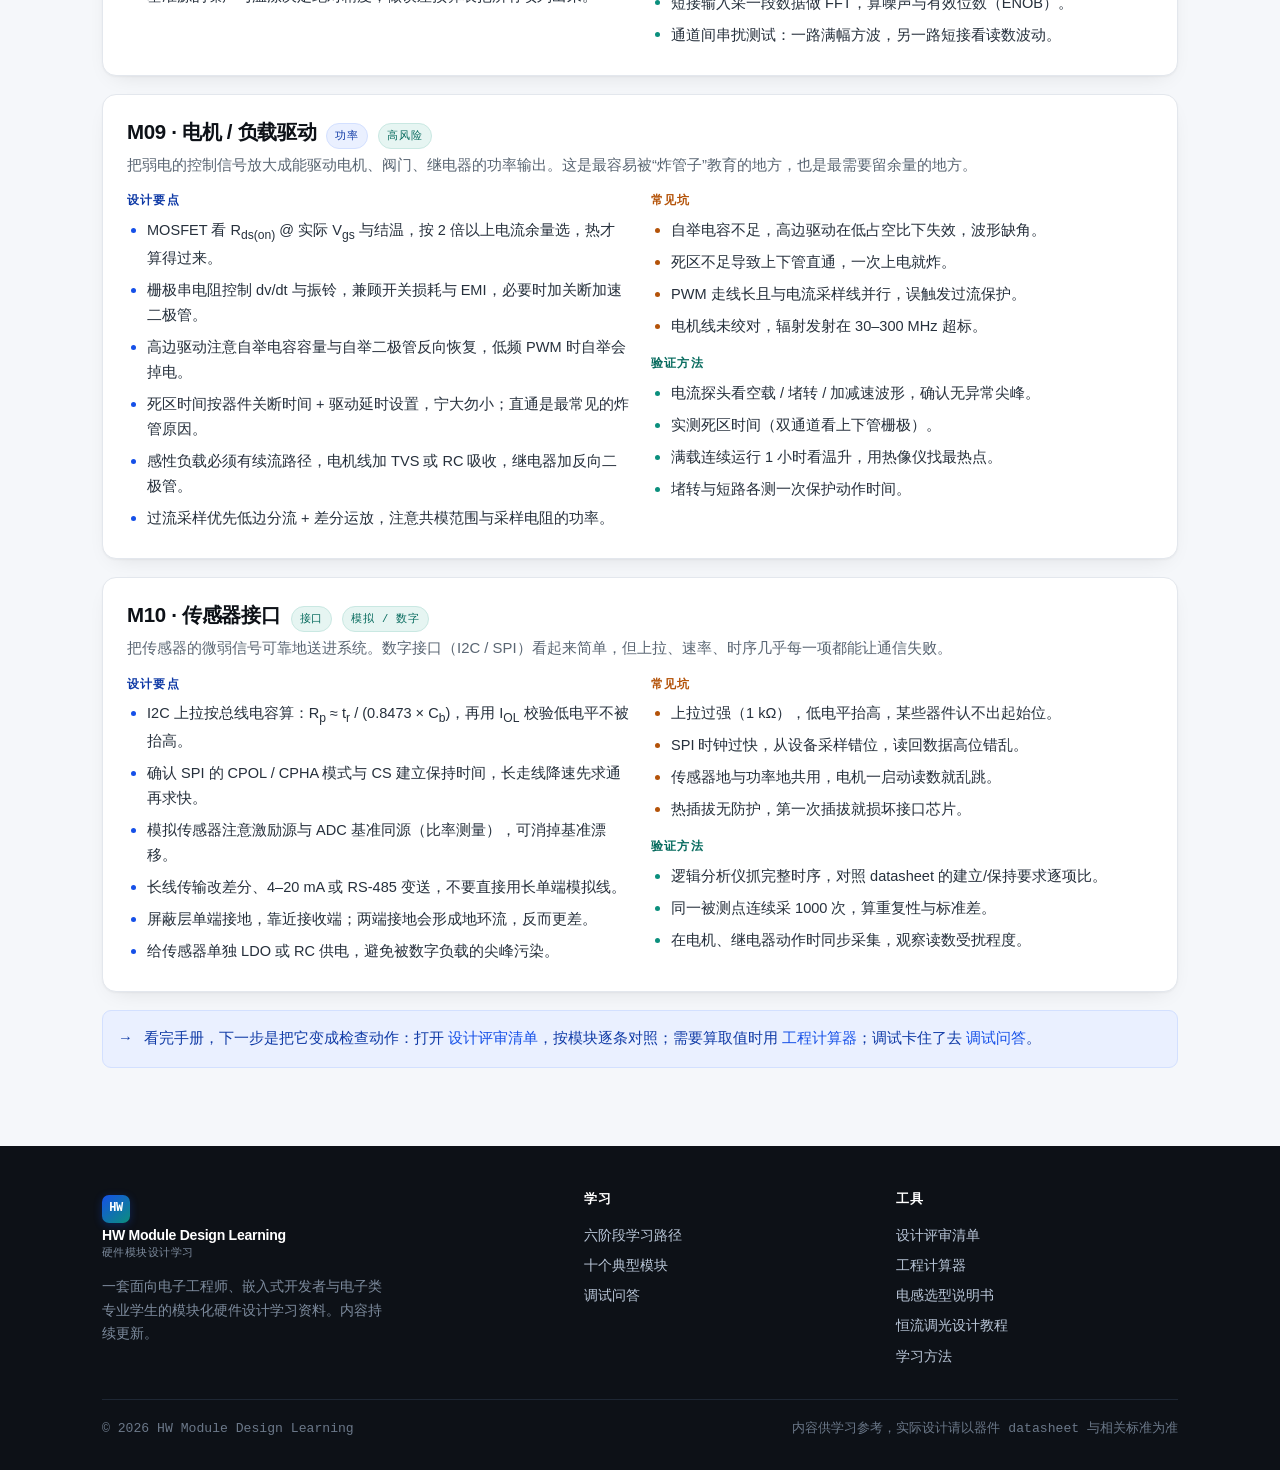
<file: modules.html>
<!doctype html>
<html lang="zh-CN">
<head>
<meta charset="utf-8">
<meta name="viewport" content="width=device-width, initial-scale=1">
<title>十个典型硬件模块设计要点 — 电源 / 时钟 / 接口 / 采样 / 驱动 | HW Module Design Learning</title>
<meta name="description" content="Buck、LDO、MCU 最小系统、复位看门狗、晶振时钟、RS-485/CAN、以太网 PHY、ADC 采样前端、电机驱动、传感器接口：十个硬件模块的职责、关键器件、设计要点、常见坑与验证方法。">
<meta name="keywords" content="Buck电路设计,LDO选型,MCU最小系统,晶振负载电容,RS-485终端电阻,CAN总线,以太网PHY,ADC采样电路,电机驱动,H桥,硬件模块设计,BUCK-BOOST,开关电源传递函数,电源拓扑,硬件设计视频">
<meta name="robots" content="index, follow, max-image-preview:large">
<link rel="canonical" href="https://torylin1992-coder.github.io/hw-module-design-learning/modules.html">
<meta property="og:url" content="https://torylin1992-coder.github.io/hw-module-design-learning/modules.html">
<meta property="og:type" content="article">
<meta property="og:site_name" content="HW Module Design Learning">
<meta property="og:title" content="十个典型硬件模块设计要点">
<meta property="og:description" content="电源、时钟、接口、采样、驱动、传感器：模块级设计要点与踩坑记录。">
<link rel="stylesheet" href="assets/style.css">
<link rel="icon" href="data:image/svg+xml,%3Csvg xmlns='http://www.w3.org/2000/svg' viewBox='0 0 32 32'%3E%3Crect width='32' height='32' rx='7' fill='%231550e8'/%3E%3Ctext x='16' y='22' font-family='monospace' font-size='13' font-weight='bold' fill='white' text-anchor='middle'%3EHW%3C/text%3E%3C/svg%3E">
<script type="application/ld+json">
{
  "@context": "https://schema.org",
  "@type": "TechArticle",
  "headline": "十个典型硬件模块设计要点",
  "description": "Buck、LDO、MCU 最小系统、复位看门狗、晶振时钟、RS-485/CAN、以太网 PHY、ADC 采样前端、电机驱动、传感器接口的职责、设计要点、常见坑与验证方法。",
  "inLanguage": "zh-CN",
  "isPartOf": {
    "@type": "WebSite",
    "name": "HW Module Design Learning"
  },
  "about": [
    "Buck 转换器",
    "LDO",
    "MCU 最小系统",
    "ADC 前端",
    "RS-485",
    "CAN 总线",
    "EMC"
  ],
  "author": {
    "@type": "Organization",
    "name": "HW Module Design Learning"
  }
}
</script>
<script type="application/ld+json">
{
  "@context": "https://schema.org",
  "@type": "VideoObject",
  "name": "ROOMVblog #27-BUCK-BOOST电路工作原理与传递函数",
  "description": "开关电源基本拓扑中的 BUCK-BOOST 电路：电感电流波形、输出电压极性与占空比增益关系、状态空间平均模型与传递函数推导。",
  "thumbnailUrl": "https://i1.hdslb.com/bfs/archive/1d20113fbf59170b302add38dccd6a7d2aabc97b.jpg",
  "uploadDate": "2024-03-20",
  "duration": "PT13M52S",
  "embedUrl": "https://player.bilibili.com/player.html?bvid=BV1e2421P7xA",
  "url": "https://www.bilibili.com/video/BV1e2421P7xA/",
  "inLanguage": "zh-CN",
  "creator": {
    "@type": "Person",
    "name": "ChengVBlog"
  },
  "publisher": {
    "@type": "Organization",
    "name": "bilibili",
    "url": "https://www.bilibili.com"
  },
  "isPartOf": {
    "@type": "WebSite",
    "name": "HW Module Design Learning",
    "url": "https://torylin1992-coder.github.io/hw-module-design-learning/"
  }
}
</script>
</head>
<body>

<header class="site-head">
  <div class="wrap">
    <a class="brand" href="index.html">
      <span class="brand-mark" aria-hidden="true">HW</span>
      <span>HW Module Design Learning<small>硬件模块设计学习</small></span>
    </a>
    <nav class="nav" aria-label="主导航">
      <a href="index.html">首页</a>
      <a href="modules.html" aria-current="page">模块手册</a>
      <a href="checklist.html">评审清单</a>
      <a href="calculators.html">工程计算器</a>
      <a href="inductor-selection.html">电感选型</a>
      <a href="constant-current-dimming.html">恒流调光</a>
      <a href="faq.html">调试问答</a>
    </nav>
  </div>
</header>

<main>
<div class="wrap">
  <nav class="breadcrumb" aria-label="面包屑"><a href="index.html">首页</a><span>/</span>模块手册</nav>
  <div class="page-head">
    <h1>十个典型硬件模块设计要点</h1>
    <p>一块板子看起来复杂，拆开无非是十几个功能模块的组合。每个模块问四件事：它负责什么、关键器件怎么选、设计要点在哪、怎么证明它是对的。下面每个模块都按这四段展开。</p>
  </div>
</div>

<div class="wrap">
  <nav class="toc" aria-label="本页目录">
    <a href="#m01">M01 Buck</a>
    <a href="#m02">M02 LDO</a>
    <a href="#m03">M03 MCU 最小系统</a>
    <a href="#m04">M04 复位与看门狗</a>
    <a href="#m05">M05 时钟与晶振</a>
    <a href="#m06">M06 RS-485 / CAN</a>
    <a href="#m07">M07 以太网 PHY</a>
    <a href="#m08">M08 ADC 前端</a>
    <a href="#m09">M09 电机驱动</a>
    <a href="#m10">M10 传感器接口</a>
  </nav>
</div>

<div class="wrap" style="padding-bottom:60px">

<section class="module" id="m01" style="padding-top:26px">
  <div class="module-head">
    <h2>M01 · Buck 降压电源</h2>
    <span class="tag blue">电源</span>
    <span class="tag">高优先级</span>
  </div>
  <p class="role">把较高的输入电压高效降到低压大电流轨，通常是 5 V / 3.3 V / 1.8 V、几百 mA 到几安培的主供电路径。效率高是它存在的理由，也是布局最敏感的原因。</p>
  <div class="cols">
    <div class="block">
      <h4>设计要点</h4>
      <ul class="ticks">
        <li>先算占空比与最大负载，把电感纹波电流 ΔI<sub>L</sub> 控制在 20%–40% I<sub>out</sub>，再反推电感值。</li>
        <li>电感选型看饱和电流 I<sub>sat</sub> &gt; I<sub>out</sub> + ΔI<sub>L</sub>/2，同时接受 DCR 带来的铜损；标称电流不是判据。</li>
        <li>输出电容按纹波与负载瞬变两个条件取较大值，注意 MLCC 在直流偏压下容值会掉 30%–60%。</li>
        <li>反馈分压紧贴 FB 引脚，FB 走线远离 SW 节点与电感，用地平面或 GND 走线包住。</li>
        <li>输入电容紧贴 VIN 与 GND 引脚，把热回路（VIN → 高侧管 → 电感 → GND）面积压到最小。</li>
        <li>确认轻载模式（PFM / 跳周期）下的纹波与最低负载要求，工业场景常需强制 CCM。</li>
      </ul>
    </div>
    <div>
      <div class="block pit">
        <h4>常见坑</h4>
        <ul class="ticks">
          <li>按标称值选 10 µF，实际在 5 V 偏压下只剩 4 µF，纹波与瞬变全部超标。</li>
          <li>FB 分压走线穿过 SW 铜皮，输出持续抖动，误判为环路不稳。</li>
          <li>电感饱和后电流失控，芯片过流保护反复触发，表现为“一加载就重启”。</li>
          <li>输入电容离得远，长引线的寄生电感与电容形成振铃，SW 节点过压击穿。</li>
        </ul>
      </div>
      <div class="block verify" style="margin-top:18px">
        <h4>验证方法</h4>
        <ul class="ticks">
          <li>空载 / 半载 / 满载三点测输出纹波，探头必须用弹簧地环。</li>
          <li>负载从 50% 跳到 100% 看跌落与恢复时间，确认在 MCU 允许范围内。</li>
          <li>测效率曲线（输入功率 / 输出功率），异常低说明电感或开关损耗有问题。</li>
          <li>热像仪看芯片与电感温升，按降额要求反推结温。</li>
        </ul>
      </div>
    </div>
  </div>
  <p class="role" style="margin-top:16px">要把电感取值算实：<a href="inductor-selection.html">《降压变换器电感选型计算说明书》</a> —— 占空比与纹波推导、最坏工况外推、三档判据、12 V→3.3 V / 3 A 完整算例。</p>

  <figure class="video">
    <p class="video-lead">配套视频 <span>· 从 Buck 的波形接着往下推，把「D 决定增益」这件事讲到底</span></p>
    <div class="video-frame">
      <iframe src="https://player.bilibili.com/player.html?bvid=BV1e2421P7xA&amp;page=1&amp;high_quality=1&amp;danmaku=0&amp;autoplay=0&amp;as_wide=1"
              title="ROOMVblog #27-BUCK-BOOST电路工作原理与传递函数"
              loading="lazy" scrolling="no" frameborder="0" allowfullscreen></iframe>
    </div>
    <figcaption class="video-meta">
      <b>BUCK-BOOST 电路工作原理与传递函数</b>
      <span>ChengVBlog · B 站 · 13:52</span>
      <span>版权归原作者，本站仅嵌入官方播放器</span>
      <a href="https://www.bilibili.com/video/BV1e2421P7xA/" target="_blank" rel="noopener noreferrer">在 B 站打开 →</a>
    </figcaption>
  </figure>
  <p class="role" style="margin-top:14px">看的时候抓三件事：电感电流在开关周期内的上升与下降斜率、输出电压极性为什么会反、以及传递函数里的 (1 − D) 是怎么从平均模型推出来的。这三点通了，再看环路补偿的零极点就不会觉得是背公式。</p>
</section>

<section class="module" id="m02">
  <div class="module-head">
    <h2>M02 · LDO 线性电源</h2>
    <span class="tag blue">电源</span>
  </div>
  <p class="role">给模拟电路、基准、传感器、射频等噪声敏感部分供电。它不高效，但干净、简单、无开关噪声。选型的核心不是电流，而是压差与热。</p>
  <div class="cols">
    <div class="block">
      <h4>设计要点</h4>
      <ul class="ticks">
        <li>压差余量：V<sub>in,min</sub> − V<sub>out</sub> 至少留 0.3–0.5 V，覆盖输入纹波与低温下的压差增大。</li>
        <li>先算热：P = (V<sub>in</sub> − V<sub>out</sub>) × I<sub>out</sub>，再用 θ<sub>JA</sub> 与铜箔面积反推结温，超了就必须换 Buck 或加散热。</li>
        <li>查 datasheet 对输出电容的要求：有些老型号要求 ESR 在特定窗口，全用低 ESR 陶瓷会振荡。</li>
        <li>模拟供电优先选高 PSRR、低噪声型号；数字与模拟分轨时，用磁珠或 LC 再做一次隔离。</li>
        <li>输入输出都要有电容，长输入线还要防振铃；使能脚加上拉/下拉，避免悬空。</li>
      </ul>
    </div>
    <div>
      <div class="block pit">
        <h4>常见坑</h4>
        <ul class="ticks">
          <li>24 V 降到 3.3 V、200 mA 用 SOT-23 封装，结温直接超 150 °C。</li>
          <li>用大容量电解替代 MLCC，相位裕度不足，输出自激。</li>
          <li>输入输出反接无保护，后级被反向电压打穿。</li>
          <li>使能脚直接接输入，上电瞬间浪涌电流过大触发前级限流。</li>
        </ul>
      </div>
      <div class="block verify" style="margin-top:18px">
        <h4>验证方法</h4>
        <ul class="ticks">
          <li>满载测输入输出压差与温升，确认压差余量在最低输入时仍成立。</li>
          <li>用示波器看输入扰动传到输出的幅度（实际 PSRR），比看曲线更真实。</li>
          <li>上电与关断看输出过冲，确认不超过后级绝对最大额定值。</li>
        </ul>
      </div>
    </div>
  </div>
</section>

<section class="module" id="m03">
  <div class="module-head">
    <h2>M03 · MCU 最小系统</h2>
    <span class="tag">数字</span>
    <span class="tag">高优先级</span>
  </div>
  <p class="role">让 MCU 能上电、能起振、能复位、能被烧录的最小电路集合。它没有功能，但它是所有功能的前提，也是最容易出“玄学问题”的地方。</p>
  <div class="cols">
    <div class="block">
      <h4>设计要点</h4>
      <ul class="ticks">
        <li>每个 VDD 引脚配一颗 100 nF，电容与引脚同侧、过孔直连地平面；整板再加 1–10 µF 储能。</li>
        <li>VDDA / VREF+ 单独用磁珠或 LC 隔离，配 1 µF + 100 nF，参考电压决定采样绝对精度。</li>
        <li>复位脚：10 kΩ 上拉到供电 + 100 nF 到地，RC 时间常数覆盖电源上升时间。</li>
        <li>BOOT / 启动配置引脚必须有确定的上下拉，不允许悬空。</li>
        <li>调试口至少留 SWDIO、SWCLK、GND、3V3 四个焊盘，建议再留 NRST，烧录失败时能硬复位。</li>
        <li>未用引脚按 datasheet 处理（设为输出低或内部上拉），不要浮空——浮空输入会带来额外功耗与噪声。</li>
      </ul>
    </div>
    <div>
      <div class="block pit">
        <h4>常见坑</h4>
        <ul class="ticks">
          <li>去耦电容全放在板子另一侧，共用过孔，高频回流路径被拉长。</li>
          <li>复位电容取 1 µF，上电慢，烧录器连接窗口被吃掉。</li>
          <li>BOOT0 悬空，偶发进入 bootloader，表现为“偶尔不启动”。</li>
          <li>晶振走线绕远、跨越分割，起振时间变长甚至高温不起振。</li>
        </ul>
      </div>
      <div class="block verify" style="margin-top:18px">
        <h4>验证方法</h4>
        <ul class="ticks">
          <li>用可调电源缓慢升压，观察复位释放点与电流曲线是否单调。</li>
          <li>测静态电流，与 datasheet 对比；偏大往往是有引脚浮空或外设未关时钟。</li>
          <li>连续断电上电 100 次，统计启动成功率——这一步能抓出大部分隐患。</li>
        </ul>
      </div>
    </div>
  </div>
</section>

<section class="module" id="m04">
  <div class="module-head">
    <h2>M04 · 复位与看门狗</h2>
    <span class="tag">数字</span>
  </div>
  <p class="role">保证 MCU 在该复位的时候复位、该跑的时候不被误复位。工业与车载场景里，这一小块电路决定了设备的“能不能长期无人值守”。</p>
  <div class="cols">
    <div class="block">
      <h4>设计要点</h4>
      <ul class="ticks">
        <li>复位阈值要与 MCU 最低工作电压匹配（常见 2.0 V / 2.93 V / 4.0 V 档），不能只靠阻容。</li>
        <li>复位延时 t<sub>RP</sub> 要覆盖电源上升时间，慢上电场合尤其要留够。</li>
        <li>手动复位按键串 RC 去抖并加 ESD 防护，复位线不要走长线。</li>
        <li>外部看门狗喂狗周期留 2 倍以上余量；低功耗休眠时确认看门狗不会误触发。</li>
        <li>掉电检测（BOR / PVD）触发时优先保存关键数据并关外设，避免写坏 Flash。</li>
      </ul>
    </div>
    <div>
      <div class="block pit">
        <h4>常见坑</h4>
        <ul class="ticks">
          <li>纯 RC 复位在缓慢上电时产生多次抖动，MCU 反复重启。</li>
          <li>看门狗在长任务（如 Flash 擦除）中被饿死，误判死机。</li>
          <li>复位线靠近继电器或电机线，被耦合干扰拉低，表现为随机重启。</li>
        </ul>
      </div>
      <div class="block verify" style="margin-top:18px">
        <h4>验证方法</h4>
        <ul class="ticks">
          <li>电源缓升 / 缓降各测一遍复位释放与拉低点。</li>
          <li>在复位脚注入快速脉冲，确认滤波有效。</li>
          <li>人为制造死循环，验证看门狗能在规定时间内恢复。</li>
        </ul>
      </div>
    </div>
  </div>
</section>

<section class="module" id="m05">
  <div class="module-head">
    <h2>M05 · 时钟与晶振</h2>
    <span class="tag">数字</span>
    <span class="tag">易忽视</span>
  </div>
  <p class="role">为 MCU、PHY、USB、RTC 提供时基。时钟不干净，通信会偶发误码、采样会飘、USB 会枚举失败——而这些现象通常不会指向“晶振”。</p>
  <div class="cols">
    <div class="block">
      <h4>设计要点</h4>
      <ul class="ticks">
        <li>负载电容公式：C<sub>L</sub> = (C1·C2)/(C1+C2) + C<sub>stray</sub>，C<sub>stray</sub> 一般取 3–5 pF，不要直接抄参考图的 22 pF。</li>
        <li>确认负阻抗余量（−R）大于晶振 ESR 的 5 倍，否则低温或老化后不起振。</li>
        <li>晶振紧靠芯片，走线短且等长，四周包地并打过孔，晶振下方不走任何信号。</li>
        <li>有源晶振注意电源去耦与输出端接，长走线串 22–33 Ω 阻尼。</li>
        <li>RTC 的 32.768 kHz 关注负载电容匹配与温度特性，走线远离发热器件。</li>
        <li>以太网 / USB 的时钟精度通常要求 ±50 ppm 以内，注意晶振本身精度 + 温漂 + 老化。</li>
      </ul>
    </div>
    <div>
      <div class="block pit">
        <h4>常见坑</h4>
        <ul class="ticks">
          <li>直接拿示波器探头碰晶振引脚，探头电容让电路停振，误判“晶振坏”。</li>
          <li>晶振地焊盘没接地或只连一根细线，起振幅度不足。</li>
          <li>晶振旁边走 PWM 或 SW 节点，频偏与抖动变大。</li>
        </ul>
      </div>
      <div class="block verify" style="margin-top:18px">
        <h4>验证方法</h4>
        <ul class="ticks">
          <li>用 MCU 的 MCO / CLKOUT 引脚输出时钟再测频率，别直接测晶振。</li>
          <li>测起振时间与高低温起振（冷启动最容易失败）。</li>
          <li>用频率计测 ppm 偏差，超出规格就调负载电容。</li>
        </ul>
      </div>
    </div>
  </div>
</section>

<section class="module" id="m06">
  <div class="module-head">
    <h2>M06 · RS-485 / CAN 收发接口</h2>
    <span class="tag">接口</span>
    <span class="tag">防护重点</span>
  </div>
  <p class="role">工业现场最常用的两种差分总线。它们看起来只是“加个收发器”，实际难点全在共模、端接与浪涌防护上。</p>
  <div class="cols">
    <div class="block">
      <h4>设计要点</h4>
      <ul class="ticks">
        <li>终端电阻 120 Ω 只在总线两个物理末端各一个，中间节点绝不能加。</li>
        <li>RS-485 的 fail-safe 偏置（上拉/下拉）保证空闲时差分电压 &gt; 200 mV。</li>
        <li>确认收发器共模电压范围（RS-485 典型 −7 V ~ +12 V），超出就需要隔离或加共模扼流圈。</li>
        <li>TVS 选低电容型（几 pF 到几十 pF），钳位电压低于收发器绝对最大额定值。</li>
        <li>CAN 可用 split termination（两个 60 Ω + 中心 4.7 nF 到地）降低共模辐射。</li>
        <li>差分对走线等长、紧耦合，避免长桩线；总线入口先防护再进芯片。</li>
      </ul>
    </div>
    <div>
      <div class="block pit">
        <h4>常见坑</h4>
        <ul class="ticks">
          <li>每个节点都贴 120 Ω，总线负载过重，通信距离骤减。</li>
          <li>A/B 反接，短距离能通、长距离全错。</li>
          <li>两端设备不共地，共模电压漂移打坏收发器。</li>
          <li>TVS 电容过大，高速率下眼图闭合。</li>
        </ul>
      </div>
      <div class="block verify" style="margin-top:18px">
        <h4>验证方法</h4>
        <ul class="ticks">
          <li>示波器差分探头看总线波形与眼图，确认上升沿与过冲。</li>
          <li>满载通信跑 24 小时统计误码，比一次收发更能说明问题。</li>
          <li>注入共模干扰与静电，验证防护器件动作后能自恢复。</li>
        </ul>
      </div>
    </div>
  </div>
</section>

<section class="module" id="m07">
  <div class="module-head">
    <h2>M07 · 以太网 PHY</h2>
    <span class="tag">接口</span>
    <span class="tag">EMC 重点</span>
  </div>
  <p class="role">把 MAC 的数字信号变成线上的差分模拟信号。它是整板辐射发射的头号嫌疑对象，也是“网口能插但 ping 不通”这类问题的源头。</p>
  <div class="cols">
    <div class="block">
      <h4>设计要点</h4>
      <ul class="ticks">
        <li>MDI 差分对按 100 Ω 差分阻抗设计，对内等长、对间保持间距，避免跨分割。</li>
        <li>变压器中心抽头做 Bob Smith 端接：75 Ω + 1 nF 到机壳地，泄放共模能量。</li>
        <li>PHY 复位宽度要满足 datasheet 要求（常见 ≥ 10 ms），复位释放要在时钟稳定之后。</li>
        <li>时钟源精度 ±50 ppm，25 MHz 与 50 MHz 不要混用；RMII 的 REF_CLK 走线要短。</li>
        <li>strap 配置引脚的上电电平决定 PHY 地址与工作模式，电阻不能漏贴。</li>
        <li>网口外壳地与数字地之间用高压电容或直接连接，按产品安规与 EMC 策略决定。</li>
      </ul>
    </div>
    <div>
      <div class="block pit">
        <h4>常见坑</h4>
        <ul class="ticks">
          <li>网口金属外壳与数字地处理不当，辐射测试在 125 MHz 附近超标。</li>
          <li>strap 电阻漏贴，PHY 地址冲突或进入错误模式。</li>
          <li>变压器匝比 / 电压比选错，link 建立但丢包严重。</li>
          <li>复位释放早于时钟稳定，偶发 link 不上，重新插拔又好了。</li>
        </ul>
      </div>
      <div class="block verify" style="margin-top:18px">
        <h4>验证方法</h4>
        <ul class="ticks">
          <li>测上电到 link up 的时间，反复上电 50 次确认稳定。</li>
          <li>长 ping 与满带宽打流，统计丢包与重传。</li>
          <li>预兼容辐射测试，重点看 25 MHz / 125 MHz 及其谐波。</li>
        </ul>
      </div>
    </div>
  </div>
</section>

<section class="module" id="m08">
  <div class="module-head">
    <h2>M08 · ADC 采样前端</h2>
    <span class="tag">模拟</span>
    <span class="tag">精度核心</span>
  </div>
  <p class="role">把真实世界的电压、电流、温度变成可信的数字。链路上一颗电阻的精度、一个运放的带宽、一次采样建立不足，都会直接吃掉有效位数。</p>
  <div class="cols">
    <div class="block">
      <h4>设计要点</h4>
      <ul class="ticks">
        <li>先定输入范围与共模：单端还是差分，是否需要在 0–VREF 内偏置。</li>
        <li>分压电阻用 0.1% 且温漂匹配的型号，或改用仪表放大器提高输入阻抗。</li>
        <li>驱动运放带宽至少是采样率的 10 倍，压摆率满足满量程跳变需求。</li>
        <li>RC 建立时间：R·C 要小于采样窗口的 1/3，否则高阻源会带来增益误差。</li>
        <li>抗混叠滤波截止频率低于 f<sub>s</sub>/2，靠软件平均救不回混叠。</li>
        <li>基准源的噪声与温漂决定绝对精度，做误差预算表把所有项列出来。</li>
      </ul>
    </div>
    <div>
      <div class="block pit">
        <h4>常见坑</h4>
        <ul class="ticks">
          <li>分压电阻取到几百 kΩ“省电”，采样保持电容充不满，读数系统性偏低。</li>
          <li>用电源当基准，读数随负载变化，看起来像“传感器漂移”。</li>
          <li>模拟地与功率地共用一段走线，大电流一开 ADC 就跳。</li>
          <li>忽略 ADC 输入钳位二极管的漏电，高阻分压下误差明显。</li>
        </ul>
      </div>
      <div class="block verify" style="margin-top:18px">
        <h4>验证方法</h4>
        <ul class="ticks">
          <li>用高精度源做直流扫描，看线性度与端点误差。</li>
          <li>短接输入采一段数据做 FFT，算噪声与有效位数（ENOB）。</li>
          <li>通道间串扰测试：一路满幅方波，另一路短接看读数波动。</li>
        </ul>
      </div>
    </div>
  </div>
</section>

<section class="module" id="m09">
  <div class="module-head">
    <h2>M09 · 电机 / 负载驱动</h2>
    <span class="tag blue">功率</span>
    <span class="tag">高风险</span>
  </div>
  <p class="role">把弱电的控制信号放大成能驱动电机、阀门、继电器的功率输出。这是最容易被“炸管子”教育的地方，也是最需要留余量的地方。</p>
  <div class="cols">
    <div class="block">
      <h4>设计要点</h4>
      <ul class="ticks">
        <li>MOSFET 看 R<sub>ds(on)</sub> @ 实际 V<sub>gs</sub> 与结温，按 2 倍以上电流余量选，热才算得过来。</li>
        <li>栅极串电阻控制 dv/dt 与振铃，兼顾开关损耗与 EMI，必要时加关断加速二极管。</li>
        <li>高边驱动注意自举电容容量与自举二极管反向恢复，低频 PWM 时自举会掉电。</li>
        <li>死区时间按器件关断时间 + 驱动延时设置，宁大勿小；直通是最常见的炸管原因。</li>
        <li>感性负载必须有续流路径，电机线加 TVS 或 RC 吸收，继电器加反向二极管。</li>
        <li>过流采样优先低边分流 + 差分运放，注意共模范围与采样电阻的功率。</li>
      </ul>
    </div>
    <div>
      <div class="block pit">
        <h4>常见坑</h4>
        <ul class="ticks">
          <li>自举电容不足，高边驱动在低占空比下失效，波形缺角。</li>
          <li>死区不足导致上下管直通，一次上电就炸。</li>
          <li>PWM 走线长且与电流采样线并行，误触发过流保护。</li>
          <li>电机线未绞对，辐射发射在 30–300 MHz 超标。</li>
        </ul>
      </div>
      <div class="block verify" style="margin-top:18px">
        <h4>验证方法</h4>
        <ul class="ticks">
          <li>电流探头看空载 / 堵转 / 加减速波形，确认无异常尖峰。</li>
          <li>实测死区时间（双通道看上下管栅极）。</li>
          <li>满载连续运行 1 小时看温升，用热像仪找最热点。</li>
          <li>堵转与短路各测一次保护动作时间。</li>
        </ul>
      </div>
    </div>
  </div>
</section>

<section class="module" id="m10">
  <div class="module-head">
    <h2>M10 · 传感器接口</h2>
    <span class="tag">接口</span>
    <span class="tag">模拟 / 数字</span>
  </div>
  <p class="role">把传感器的微弱信号可靠地送进系统。数字接口（I2C / SPI）看起来简单，但上拉、速率、时序几乎每一项都能让通信失败。</p>
  <div class="cols">
    <div class="block">
      <h4>设计要点</h4>
      <ul class="ticks">
        <li>I2C 上拉按总线电容算：R<sub>p</sub> ≈ t<sub>r</sub> / (0.8473 × C<sub>b</sub>)，再用 I<sub>OL</sub> 校验低电平不被抬高。</li>
        <li>确认 SPI 的 CPOL / CPHA 模式与 CS 建立保持时间，长走线降速先求通再求快。</li>
        <li>模拟传感器注意激励源与 ADC 基准同源（比率测量），可消掉基准漂移。</li>
        <li>长线传输改差分、4–20 mA 或 RS-485 变送，不要直接用长单端模拟线。</li>
        <li>屏蔽层单端接地，靠近接收端；两端接地会形成地环流，反而更差。</li>
        <li>给传感器单独 LDO 或 RC 供电，避免被数字负载的尖峰污染。</li>
      </ul>
    </div>
    <div>
      <div class="block pit">
        <h4>常见坑</h4>
        <ul class="ticks">
          <li>上拉过强（1 kΩ），低电平抬高，某些器件认不出起始位。</li>
          <li>SPI 时钟过快，从设备采样错位，读回数据高位错乱。</li>
          <li>传感器地与功率地共用，电机一启动读数就乱跳。</li>
          <li>热插拔无防护，第一次插拔就损坏接口芯片。</li>
        </ul>
      </div>
      <div class="block verify" style="margin-top:18px">
        <h4>验证方法</h4>
        <ul class="ticks">
          <li>逻辑分析仪抓完整时序，对照 datasheet 的建立/保持要求逐项比。</li>
          <li>同一被测点连续采 1000 次，算重复性与标准差。</li>
          <li>在电机、继电器动作时同步采集，观察读数受扰程度。</li>
        </ul>
      </div>
    </div>
  </div>
</section>

<div class="callout" style="margin-top:8px">
  <span class="ico">→</span>
  <p>看完手册，下一步是把它变成检查动作：打开 <a href="checklist.html">设计评审清单</a>，按模块逐条对照；需要算取值时用 <a href="calculators.html">工程计算器</a>；调试卡住了去 <a href="faq.html">调试问答</a>。</p>
</div>

</div>
</main>

<footer class="site-foot">
  <div class="wrap">
    <div class="fgrid">
      <div>
        <a class="brand" href="index.html">
          <span class="brand-mark" aria-hidden="true">HW</span>
          <span>HW Module Design Learning<small>硬件模块设计学习</small></span>
        </a>
        <p>一套面向电子工程师、嵌入式开发者与电子类专业学生的模块化硬件设计学习资料。内容持续更新。</p>
      </div>
      <div>
        <h4>学习</h4>
        <a href="index.html#path">六阶段学习路径</a>
        <a href="modules.html">十个典型模块</a>
        <a href="faq.html">调试问答</a>
      </div>
      <div>
        <h4>工具</h4>
        <a href="checklist.html">设计评审清单</a>
        <a href="calculators.html">工程计算器</a>
        <a href="inductor-selection.html">电感选型说明书</a>
        <a href="constant-current-dimming.html">恒流调光设计教程</a>
        <a href="index.html#path">学习方法</a>
      </div>
    </div>
    <div class="bottom">
      <span>© 2026 HW Module Design Learning</span>
      <span>内容供学习参考，实际设计请以器件 datasheet 与相关标准为准</span>
    </div>
  </div>
</footer>

</body>
</html>
</file>
<file: assets/style.css>
/* HW Module Design Learning — core stylesheet */
:root {
  --bg: #f5f7fa;
  --surface: #ffffff;
  --surface-2: #fbfcfd;
  --ink: #0d1117;
  --ink-2: #26303c;
  --muted: #5a6673;
  --line: #e3e7ed;
  --line-strong: #ccd3dc;
  --accent: #1550e8;
  --accent-ink: #0f3aa6;
  --accent-soft: #eaf0ff;
  --teal: #0b8f7d;
  --teal-soft: #e6f5f2;
  --warn: #b45309;
  --warn-soft: #fdf3e3;
  --danger: #c0392b;
  --radius: 14px;
  --radius-sm: 9px;
  --mono: ui-monospace, "SFMono-Regular", "JetBrains Mono", "Cascadia Mono", Consolas, "Liberation Mono", monospace;
  --sans: -apple-system, BlinkMacSystemFont, "Segoe UI", "PingFang SC", "Hiragino Sans GB",
    "Microsoft YaHei", "Noto Sans SC", Roboto, Helvetica, Arial, sans-serif;
  --shadow: 0 1px 2px rgba(13, 17, 23, .04), 0 8px 24px -12px rgba(13, 17, 23, .14);
  --shadow-lg: 0 2px 4px rgba(13, 17, 23, .05), 0 20px 48px -20px rgba(13, 17, 23, .22);
  --maxw: 1120px;
}

* { box-sizing: border-box; }

html { scroll-behavior: smooth; -webkit-text-size-adjust: 100%; }

body {
  margin: 0;
  background: var(--bg);
  color: var(--ink-2);
  font-family: var(--sans);
  font-size: 16px;
  line-height: 1.72;
  -webkit-font-smoothing: antialiased;
  text-rendering: optimizeLegibility;
}

img { max-width: 100%; }

a { color: var(--accent); text-decoration: none; }
a:hover { text-decoration: underline; text-underline-offset: 3px; }

h1, h2, h3, h4 { color: var(--ink); line-height: 1.25; letter-spacing: -.015em; margin: 0 0 .5em; }
h1 { font-size: clamp(1.9rem, 4.2vw, 2.9rem); letter-spacing: -.03em; }
h2 { font-size: clamp(1.35rem, 2.4vw, 1.75rem); }
h3 { font-size: 1.08rem; }
p { margin: 0 0 1em; }

code, kbd, samp, pre { font-family: var(--mono); font-size: .88em; }
code {
  background: #eef1f6;
  border: 1px solid var(--line);
  border-radius: 5px;
  padding: .1em .38em;
  color: var(--ink);
  white-space: nowrap;
}
kbd {
  background: #fff;
  border: 1px solid var(--line-strong);
  border-bottom-width: 2px;
  border-radius: 5px;
  padding: .05em .4em;
  font-size: .82em;
}
pre {
  background: #101722;
  color: #d7e1f0;
  border-radius: var(--radius-sm);
  padding: 14px 16px;
  overflow-x: auto;
  line-height: 1.6;
}
pre code { background: none; border: 0; color: inherit; padding: 0; }

.wrap { width: 100%; max-width: var(--maxw); margin: 0 auto; padding: 0 22px; }

/* ---------- header ---------- */
.site-head {
  position: sticky;
  top: 0;
  z-index: 50;
  background: rgba(255, 255, 255, .86);
  backdrop-filter: saturate(180%) blur(12px);
  border-bottom: 1px solid var(--line);
}
.site-head .wrap {
  display: flex;
  align-items: center;
  gap: 18px;
  height: 62px;
}
.brand {
  display: flex;
  align-items: center;
  gap: 10px;
  color: var(--ink);
  font-weight: 650;
  letter-spacing: -.02em;
  font-size: .98rem;
  white-space: nowrap;
}
.brand:hover { text-decoration: none; }
.brand-mark {
  width: 28px;
  height: 28px;
  border-radius: 7px;
  background: linear-gradient(140deg, #1550e8, #0b8f7d);
  color: #fff;
  display: grid;
  place-items: center;
  font-family: var(--mono);
  font-size: 12px;
  font-weight: 700;
  letter-spacing: -.04em;
  box-shadow: 0 2px 8px rgba(21, 80, 232, .3);
}
.brand small {
  display: block;
  font-family: var(--mono);
  font-size: 10.5px;
  color: var(--muted);
  letter-spacing: .04em;
  font-weight: 400;
  line-height: 1.2;
}
.nav {
  margin-left: auto;
  display: flex;
  align-items: center;
  gap: 4px;
  overflow-x: auto;
  scrollbar-width: none;
}
.nav::-webkit-scrollbar { display: none; }
.nav a {
  padding: 7px 11px;
  border-radius: 7px;
  color: var(--ink-2);
  font-size: .9rem;
  white-space: nowrap;
}
.nav a:hover { background: #eef1f6; text-decoration: none; }
.nav a[aria-current="page"] { background: var(--accent-soft); color: var(--accent-ink); font-weight: 600; }

/* ---------- hero ---------- */
.hero {
  position: relative;
  overflow: hidden;
  border-bottom: 1px solid var(--line);
  background:
    radial-gradient(900px 320px at 12% -10%, rgba(21, 80, 232, .10), transparent 70%),
    radial-gradient(700px 300px at 88% 0%, rgba(11, 143, 125, .10), transparent 70%),
    var(--surface);
}
.hero::before {
  content: "";
  position: absolute;
  inset: 0;
  background-image:
    linear-gradient(to right, rgba(13, 17, 23, .045) 1px, transparent 1px),
    linear-gradient(to bottom, rgba(13, 17, 23, .045) 1px, transparent 1px);
  background-size: 28px 28px;
  mask-image: radial-gradient(ellipse 85% 70% at 50% 0%, #000 20%, transparent 100%);
  pointer-events: none;
}
.hero .wrap { position: relative; padding-top: clamp(46px, 7vw, 84px); padding-bottom: clamp(40px, 6vw, 68px); }
.hero-grid {
  display: grid;
  grid-template-columns: minmax(0, 1.45fr) minmax(0, 1fr);
  gap: 46px;
  align-items: center;
}
@media (max-width: 880px) { .hero-grid { grid-template-columns: 1fr; gap: 32px; } }

.kicker {
  display: inline-flex;
  align-items: center;
  gap: 8px;
  font-family: var(--mono);
  font-size: 11.5px;
  letter-spacing: .1em;
  text-transform: uppercase;
  color: var(--accent-ink);
  background: var(--accent-soft);
  border: 1px solid #d3e0ff;
  border-radius: 999px;
  padding: 4px 11px;
  margin-bottom: 18px;
}
.kicker .dot { width: 6px; height: 6px; border-radius: 50%; background: var(--teal); }
.hero h1 { margin-bottom: .35em; }
.hero h1 .en {
  display: block;
  font-family: var(--mono);
  font-size: .42em;
  letter-spacing: -.01em;
  color: var(--muted);
  font-weight: 500;
  margin-bottom: 14px;
  text-transform: none;
}
.hero h1 .grad {
  background: linear-gradient(100deg, #1550e8 10%, #0b8f7d 90%);
  -webkit-background-clip: text;
  background-clip: text;
  color: transparent;
}
.lede { font-size: 1.06rem; color: var(--muted); max-width: 46ch; }
.cta-row { display: flex; flex-wrap: wrap; gap: 10px; margin-top: 26px; }
.btn {
  display: inline-flex;
  align-items: center;
  gap: 8px;
  padding: 10px 18px;
  border-radius: 9px;
  border: 1px solid var(--line-strong);
  background: var(--surface);
  color: var(--ink);
  font-size: .93rem;
  font-weight: 550;
  cursor: pointer;
  transition: transform .12s ease, box-shadow .16s ease, background .16s ease;
}
.btn:hover { text-decoration: none; transform: translateY(-1px); box-shadow: var(--shadow); }
.btn-primary { background: var(--accent); border-color: var(--accent); color: #fff; box-shadow: 0 6px 18px -8px rgba(21, 80, 232, .7); }
.btn-primary:hover { background: #1245cc; }
.btn-ghost { background: transparent; }

/* hero spec panel */
.spec-panel {
  background: var(--surface);
  border: 1px solid var(--line);
  border-radius: var(--radius);
  box-shadow: var(--shadow-lg);
  overflow: hidden;
  font-family: var(--mono);
  font-size: 12.5px;
}
.spec-panel .bar {
  display: flex;
  align-items: center;
  gap: 6px;
  padding: 9px 12px;
  border-bottom: 1px solid var(--line);
  background: var(--surface-2);
  color: var(--muted);
  font-size: 11px;
  letter-spacing: .05em;
}
.spec-panel .bar i { width: 8px; height: 8px; border-radius: 50%; background: #d7dce4; display: block; }
.spec-panel .bar i:first-child { background: #ff5f57; }
.spec-panel .bar i:nth-child(2) { background: #febc2e; }
.spec-panel .bar i:nth-child(3) { background: #28c840; }
.spec-panel .bar span { margin-left: 6px; }
.spec-panel ul { list-style: none; margin: 0; padding: 12px 14px 16px; }
.spec-panel li {
  display: flex;
  justify-content: space-between;
  gap: 14px;
  padding: 7px 0;
  border-bottom: 1px dashed var(--line);
  color: var(--muted);
}
.spec-panel li:last-child { border-bottom: 0; }
.spec-panel li b { color: var(--ink); font-weight: 600; text-align: right; }
.spec-panel li b.ok { color: var(--teal); }

/* ---------- sections ---------- */
section { padding: clamp(46px, 6vw, 74px) 0; }
section.tight { padding: clamp(34px, 4vw, 52px) 0; }
.section-head { max-width: 62ch; margin-bottom: 34px; }
.section-head .eyebrow {
  font-family: var(--mono);
  font-size: 11.5px;
  letter-spacing: .12em;
  text-transform: uppercase;
  color: var(--teal);
  display: block;
  margin-bottom: 10px;
}
.section-head p { color: var(--muted); margin: 0; }
.alt { background: var(--surface); border-top: 1px solid var(--line); border-bottom: 1px solid var(--line); }

.grid { display: grid; gap: 16px; }
.g2 { grid-template-columns: repeat(2, minmax(0, 1fr)); }
.g3 { grid-template-columns: repeat(3, minmax(0, 1fr)); }
.g4 { grid-template-columns: repeat(4, minmax(0, 1fr)); }
@media (max-width: 900px) { .g3, .g4 { grid-template-columns: repeat(2, minmax(0, 1fr)); } }
@media (max-width: 620px) { .g2, .g3, .g4 { grid-template-columns: 1fr; } }

.card {
  background: var(--surface);
  border: 1px solid var(--line);
  border-radius: var(--radius);
  padding: 20px 20px 18px;
  box-shadow: var(--shadow);
  transition: transform .16s ease, box-shadow .2s ease, border-color .2s ease;
}
.card:hover { transform: translateY(-2px); box-shadow: var(--shadow-lg); border-color: var(--line-strong); }
.card h3 { margin-bottom: .35em; }
.card p { color: var(--muted); font-size: .92rem; margin: 0; }
.card .num {
  font-family: var(--mono);
  font-size: 11px;
  color: var(--accent);
  letter-spacing: .1em;
  display: block;
  margin-bottom: 10px;
}
.card a.more { display: inline-block; margin-top: 10px; font-size: .87rem; font-weight: 550; }

/* learning path */
.path { display: grid; gap: 12px; }
.step {
  display: grid;
  grid-template-columns: 54px minmax(0, 1fr) minmax(0, 220px);
  gap: 18px;
  align-items: start;
  background: var(--surface);
  border: 1px solid var(--line);
  border-left: 3px solid var(--accent);
  border-radius: var(--radius-sm);
  padding: 16px 18px;
  box-shadow: var(--shadow);
}
.step:nth-child(even) { border-left-color: var(--teal); }
.step .idx {
  font-family: var(--mono);
  font-size: 1.35rem;
  font-weight: 700;
  color: var(--line-strong);
  line-height: 1.4;
}
.step h3 { margin-bottom: .25em; }
.step p { margin: 0; color: var(--muted); font-size: .92rem; }
.step .meta {
  font-family: var(--mono);
  font-size: 11.5px;
  color: var(--muted);
  text-align: right;
  padding-top: 4px;
}
.step .meta b { display: block; color: var(--ink); font-size: 12px; font-weight: 600; letter-spacing: .02em; }
@media (max-width: 760px) {
  .step { grid-template-columns: 40px minmax(0, 1fr); }
  .step .meta { grid-column: 2; text-align: left; padding-top: 8px; }
}

/* module detail blocks */
.module {
  background: var(--surface);
  border: 1px solid var(--line);
  border-radius: var(--radius);
  box-shadow: var(--shadow);
  padding: 24px 24px 20px;
  margin-bottom: 18px;
  scroll-margin-top: 80px;
}
.module-head { display: flex; flex-wrap: wrap; align-items: baseline; gap: 10px; margin-bottom: 4px; }
.module-head h2 { margin: 0; font-size: 1.28rem; }
.tag {
  font-family: var(--mono);
  font-size: 10.5px;
  letter-spacing: .08em;
  text-transform: uppercase;
  padding: 3px 8px;
  border-radius: 999px;
  background: var(--teal-soft);
  color: #076b5e;
  border: 1px solid #c9e8e2;
  white-space: nowrap;
}
.tag.blue { background: var(--accent-soft); color: var(--accent-ink); border-color: #d3e0ff; }
.tag.warn { background: var(--warn-soft); color: var(--warn); border-color: #f2dfc0; }
.module .role { color: var(--muted); font-size: .93rem; margin: 0 0 16px; }
.cols { display: grid; grid-template-columns: repeat(2, minmax(0, 1fr)); gap: 22px; }
@media (max-width: 720px) { .cols { grid-template-columns: 1fr; gap: 16px; } }
.block h4 {
  font-size: .78rem;
  font-family: var(--mono);
  letter-spacing: .1em;
  text-transform: uppercase;
  color: var(--accent-ink);
  margin: 0 0 8px;
}
.block.pit h4 { color: var(--warn); }
.block.verify h4 { color: #076b5e; }
ul.ticks { list-style: none; margin: 0; padding: 0; }
ul.ticks li {
  position: relative;
  padding-left: 20px;
  margin-bottom: 7px;
  font-size: .91rem;
  color: var(--ink-2);
}
ul.ticks li::before {
  content: "";
  position: absolute;
  left: 4px;
  top: .68em;
  width: 5px;
  height: 5px;
  border-radius: 50%;
  background: var(--accent);
}
.block.pit ul.ticks li::before { background: var(--warn); }
.block.verify ul.ticks li::before { background: var(--teal); }

/* ---- 配套视频（平台播放器嵌入，不自托管） ---- */
.video { margin: 22px 0 0; padding-top: 18px; border-top: 1px solid var(--line); }
.video-lead {
  font-family: var(--mono);
  font-size: .78rem;
  letter-spacing: .1em;
  text-transform: uppercase;
  color: var(--accent-ink);
  margin: 0 0 10px;
}
.video-lead span { color: var(--muted); letter-spacing: 0; text-transform: none; font-family: var(--sans); font-size: .84rem; }
.video-frame {
  position: relative;
  width: 100%;
  aspect-ratio: 16 / 9;
  background: #0b0f14;
  border: 1px solid var(--line);
  border-radius: var(--radius-sm);
  overflow: hidden;
}
.video-frame iframe { position: absolute; inset: 0; display: block; width: 100%; height: 100%; border: 0; }
.video-meta {
  display: flex;
  flex-wrap: wrap;
  align-items: baseline;
  gap: 4px 12px;
  margin: 10px 0 0;
  font-size: .86rem;
  color: var(--muted);
}
.video-meta b { color: var(--ink); font-weight: 600; font-size: .92rem; }
.video-meta a { margin-left: auto; white-space: nowrap; }
@media (max-width: 560px) { .video-meta a { margin-left: 0; } }

/* table */
.table-wrap { overflow-x: auto; border: 1px solid var(--line); border-radius: var(--radius-sm); background: var(--surface); }
table { width: 100%; border-collapse: collapse; font-size: .9rem; }
th, td { padding: 11px 14px; text-align: left; border-bottom: 1px solid var(--line); vertical-align: top; }
th {
  background: var(--surface-2);
  font-family: var(--mono);
  font-size: 11px;
  letter-spacing: .08em;
  text-transform: uppercase;
  color: var(--muted);
  font-weight: 600;
  white-space: nowrap;
}
tbody tr:last-child td { border-bottom: 0; }
tbody tr:hover { background: #fafbfd; }
td code { white-space: nowrap; }

/* callout */
.callout {
  display: flex;
  gap: 14px;
  background: var(--accent-soft);
  border: 1px solid #d3e0ff;
  border-radius: var(--radius-sm);
  padding: 15px 18px;
  font-size: .92rem;
  color: var(--accent-ink);
  margin: 18px 0;
}
.callout.warn { background: var(--warn-soft); border-color: #f2dfc0; color: #7c3d06; }
.callout .ico { font-family: var(--mono); font-weight: 700; flex: 0 0 auto; }
.callout p:last-child { margin-bottom: 0; }

/* checklist */
.chk-group { margin-bottom: 16px; background: var(--surface); border: 1px solid var(--line); border-radius: var(--radius); box-shadow: var(--shadow); overflow: hidden; }
.chk-group > header {
  display: flex;
  align-items: center;
  gap: 10px;
  padding: 14px 18px;
  border-bottom: 1px solid var(--line);
  background: var(--surface-2);
}
.chk-group > header h2 { font-size: 1.02rem; margin: 0; }
.chk-group > header .count { margin-left: auto; font-family: var(--mono); font-size: 11.5px; color: var(--muted); }
.chk-list { list-style: none; margin: 0; padding: 6px 8px 10px; }
.chk-list li { border-radius: 8px; }
.chk-list label {
  display: flex;
  gap: 11px;
  padding: 9px 10px;
  cursor: pointer;
  font-size: .93rem;
  border-radius: 8px;
  transition: background .12s ease;
}
.chk-list label:hover { background: #f4f6fa; }
.chk-list input { margin: 6px 0 0; accent-color: var(--accent); width: 16px; height: 16px; flex: 0 0 auto; }
.chk-list input:checked + span { color: var(--muted); text-decoration: line-through; text-decoration-color: var(--line-strong); }
.chk-bar {
  position: sticky;
  top: 62px;
  z-index: 30;
  display: flex;
  align-items: center;
  gap: 14px;
  background: rgba(255, 255, 255, .93);
  backdrop-filter: blur(10px);
  border: 1px solid var(--line);
  border-radius: 999px;
  padding: 10px 12px 10px 20px;
  box-shadow: var(--shadow);
  margin-bottom: 22px;
}
.chk-bar .meter { flex: 1; height: 7px; border-radius: 999px; background: #eceff4; overflow: hidden; min-width: 80px; }
.chk-bar .meter i { display: block; height: 100%; width: 0; border-radius: 999px; background: linear-gradient(90deg, #1550e8, #0b8f7d); transition: width .25s ease; }
.chk-bar .pct { font-family: var(--mono); font-size: 12.5px; color: var(--ink); min-width: 88px; text-align: right; }
.chk-bar button { font-size: .82rem; padding: 6px 12px; }

/* calculators */
.calc {
  background: var(--surface);
  border: 1px solid var(--line);
  border-radius: var(--radius);
  box-shadow: var(--shadow);
  padding: 22px;
  margin-bottom: 18px;
}
.calc h2 { font-size: 1.14rem; margin-bottom: .3em; }
.calc .formula {
  font-family: var(--mono);
  font-size: 12px;
  color: var(--muted);
  background: var(--surface-2);
  border: 1px dashed var(--line-strong);
  border-radius: 7px;
  padding: 8px 12px;
  margin: 0 0 18px;
  overflow-x: auto;
  white-space: nowrap;
}
.fields { display: grid; grid-template-columns: repeat(auto-fit, minmax(150px, 1fr)); gap: 12px 14px; }
.calc .grp {
  font-family: var(--mono);
  font-size: 10.5px;
  letter-spacing: .1em;
  text-transform: uppercase;
  color: var(--muted);
  margin: 20px 0 10px;
}
.calc .grp:first-of-type { margin-top: 2px; }
.field label { display: block; font-size: 11.5px; font-family: var(--mono); letter-spacing: .04em; color: var(--muted); margin-bottom: 5px; text-transform: uppercase; }
.field input, .field select {
  width: 100%;
  padding: 9px 11px;
  border: 1px solid var(--line-strong);
  border-radius: 8px;
  font-family: var(--mono);
  font-size: 13.5px;
  color: var(--ink);
  background: #fff;
  outline: none;
  transition: border-color .14s ease, box-shadow .14s ease;
}
.field input:focus, .field select:focus { border-color: var(--accent); box-shadow: 0 0 0 3px rgba(21, 80, 232, .12); }
.out {
  margin-top: 16px;
  display: grid;
  grid-template-columns: repeat(auto-fit, minmax(150px, 1fr));
  gap: 10px;
}
.out div {
  background: var(--surface-2);
  border: 1px solid var(--line);
  border-radius: var(--radius-sm);
  padding: 11px 13px;
}
.out span { display: block; font-family: var(--mono); font-size: 10.5px; letter-spacing: .08em; text-transform: uppercase; color: var(--muted); }
.out b { font-family: var(--mono); font-size: 1.12rem; color: var(--ink); font-weight: 650; letter-spacing: -.01em; }
.out b.hot { color: var(--danger); }
.out b.cool { color: var(--teal); }
.hint { font-size: .84rem; color: var(--muted); margin: 10px 0 0; }

/* faq */
details.faq {
  background: var(--surface);
  border: 1px solid var(--line);
  border-radius: var(--radius-sm);
  padding: 0;
  margin-bottom: 10px;
  box-shadow: var(--shadow);
  overflow: hidden;
}
details.faq summary {
  cursor: pointer;
  padding: 15px 18px;
  font-weight: 600;
  color: var(--ink);
  font-size: .97rem;
  list-style: none;
  display: flex;
  gap: 10px;
  align-items: flex-start;
}
details.faq summary::-webkit-details-marker { display: none; }
details.faq summary::before {
  content: "+";
  font-family: var(--mono);
  color: var(--accent);
  font-weight: 700;
  flex: 0 0 auto;
  line-height: 1.5;
}
details.faq[open] summary::before { content: "–"; }
details.faq .body { padding: 0 18px 16px 40px; font-size: .93rem; color: var(--ink-2); }
details.faq .body p:last-child, details.faq .body ul:last-child { margin-bottom: 0; }

/* footer */
.site-foot {
  background: #0d1117;
  color: #9aa7b8;
  padding: 46px 0 30px;
  font-size: .9rem;
}
.site-foot .fgrid {
  display: grid;
  grid-template-columns: minmax(0, 1.6fr) repeat(2, minmax(0, 1fr));
  gap: 30px;
  padding-bottom: 28px;
  border-bottom: 1px solid #1e2734;
}
@media (max-width: 760px) { .site-foot .fgrid { grid-template-columns: 1fr 1fr; } }
.site-foot h4 { color: #fff; font-size: .8rem; font-family: var(--mono); letter-spacing: .1em; text-transform: uppercase; margin-bottom: 12px; }
.site-foot a { color: #b9c6d8; display: block; padding: 3px 0; font-size: .88rem; }
.site-foot a:hover { color: #fff; }
.site-foot .brand { color: #fff; margin-bottom: 12px; }
.site-foot .brand small { color: #7d8b9d; }
.site-foot p { color: #7d8b9d; font-size: .87rem; max-width: 38ch; }
.site-foot .bottom { padding-top: 18px; display: flex; flex-wrap: wrap; gap: 10px 22px; justify-content: space-between; font-size: .82rem; color: #6b7889; font-family: var(--mono); }

/* misc */
.pill-row { display: flex; flex-wrap: wrap; gap: 8px; margin-top: 16px; }
.pill {
  font-family: var(--mono);
  font-size: 11.5px;
  padding: 4px 10px;
  border-radius: 999px;
  border: 1px solid var(--line);
  background: var(--surface);
  color: var(--muted);
}
.breadcrumb { font-family: var(--mono); font-size: 11.5px; color: var(--muted); padding: 18px 0 0; }
.breadcrumb a { color: var(--muted); }
.breadcrumb span { margin: 0 6px; color: var(--line-strong); }
.page-head { padding: clamp(34px, 5vw, 54px) 0 clamp(20px, 3vw, 30px); }
.page-head h1 { font-size: clamp(1.6rem, 3.4vw, 2.3rem); }
.page-head p { color: var(--muted); max-width: 62ch; margin: 0; }
.toc {
  display: flex;
  flex-wrap: wrap;
  gap: 6px 14px;
  padding: 14px 16px;
  background: var(--surface);
  border: 1px solid var(--line);
  border-radius: var(--radius-sm);
  margin-bottom: 26px;
  font-size: .87rem;
}
.toc a { color: var(--ink-2); }
.toc a:hover { color: var(--accent); }
.visually-hidden {
  position: absolute; width: 1px; height: 1px; padding: 0; margin: -1px;
  overflow: hidden; clip: rect(0 0 0 0); white-space: nowrap; border: 0;
}
/* ---------- 长文档 / 技术说明书 ---------- */
.doc-layout { display: grid; grid-template-columns: minmax(0, 1fr) 224px; gap: 40px; align-items: start; }
.doc-aside { position: sticky; top: 88px; max-height: calc(100vh - 110px); overflow-y: auto; }
.doc-aside h4 { font-family: var(--mono); font-size: 10px; letter-spacing: .13em; text-transform: uppercase; color: var(--muted); margin: 0 0 10px; }
.doc-aside a { display: block; padding: 4px 0 4px 11px; color: var(--muted); border-left: 2px solid var(--line); font-size: .83rem; line-height: 1.5; }
.doc-aside a:hover { color: var(--accent); border-left-color: var(--accent); text-decoration: none; }
.doc-aside a.on { color: var(--accent); border-left-color: var(--accent); font-weight: 600; }
@media (max-width: 1000px) { .doc-layout { grid-template-columns: minmax(0, 1fr); gap: 0; } .doc-aside { display: none; } }
.doc-layout > * { min-width: 0; }

.chap {
  background: var(--surface);
  border: 1px solid var(--line);
  border-radius: var(--radius);
  box-shadow: var(--shadow);
  padding: 26px 30px 30px;
  margin-bottom: 16px;
  scroll-margin-top: 84px;
}
.chap > .chap-num { display: block; font-family: var(--mono); font-size: 10.5px; letter-spacing: .13em; text-transform: uppercase; color: var(--accent); margin-bottom: 6px; }
.chap > h2 { font-size: 1.2rem; margin-bottom: .55em; }
.chap h3 { font-size: 1.01rem; margin: 26px 0 .5em; }
.chap h4 { font-size: .93rem; margin: 18px 0 .4em; color: var(--ink-2); }
.chap p { font-size: .94rem; }
.chap ul, .chap ol { font-size: .94rem; margin: 0 0 1em; padding-left: 20px; }
.chap li { margin-bottom: .38em; }
.chap li::marker { color: var(--accent); }
.chap .table-wrap { margin: 14px 0 18px; }
.chap table { font-size: .85rem; }
.chap th, .chap td { padding: 9px 12px; }
.chap sub { font-size: .72em; }

/* ---- 正文插图 ---- */
.fig { margin: 18px 0 20px; }
.fig img {
  display: block;
  width: 100%;
  height: auto;
  border: 1px solid var(--line-strong);
  border-radius: var(--radius-sm);
  background: #0b0f14;
}
.fig figcaption { margin-top: 8px; font-size: .82rem; color: var(--muted); line-height: 1.6; }
.fig a { display: block; }
.fig a:hover img { border-color: var(--accent); }
.chap .table-wrap table.t-wide { min-width: 820px; }
@media (max-width: 760px) { .br-pc { display: none; } }
@media (max-width: 620px) {
  .chap .table-wrap table { min-width: 520px; }
  .chap .table-wrap table.t-wide { min-width: 700px; }
  .chap .table-wrap th:first-child, .chap .table-wrap td:first-child { white-space: nowrap; }
  .calc .fields, .calc .out { grid-template-columns: repeat(2, minmax(0, 1fr)); gap: 10px; }
  .calc { padding: 18px 16px; }
  .out b { font-size: .95rem; }
  .out div { padding: 9px 11px; }
}

.eq {
  background: var(--surface-2);
  border-left: 3px solid var(--accent);
  border-radius: 0 8px 8px 0;
  padding: 12px 16px;
  margin: 14px 0;
  font-family: var(--mono);
  font-size: .84rem;
  color: var(--ink);
  overflow-x: auto;
}
.eq div { white-space: pre-wrap; line-height: 1.9; }
.eq .note { color: var(--muted); }
.eq.teal { border-left-color: var(--teal); }

.flow { list-style: none; margin: 16px 0; padding: 0; display: grid; gap: 8px; }
.flow li {
  display: grid;
  grid-template-columns: 24px 1fr;
  gap: 12px;
  background: var(--surface-2);
  border: 1px solid var(--line);
  border-radius: 9px;
  padding: 12px 14px;
  font-size: .89rem;
  margin: 0;
}
.flow li .n { font-family: var(--mono); font-size: 12px; font-weight: 700; color: var(--accent); padding-top: 1px; }
.flow li b { display: block; color: var(--ink); font-size: .92rem; margin-bottom: 2px; }

.doc-check { list-style: none; margin: 14px 0; padding: 0; }
.doc-check li { display: flex; gap: 10px; padding: 8px 2px; border-bottom: 1px dashed var(--line); font-size: .92rem; margin: 0; min-width: 0; overflow-wrap: anywhere; }
.doc-check li:last-child { border-bottom: 0; }
.doc-check li::before { content: "☐"; font-family: var(--mono); color: var(--accent); flex: 0 0 auto; }

.doc-tags { display: flex; flex-wrap: wrap; gap: 8px; margin-top: 14px; }

.chap p.mono-note {
  font-family: var(--mono);
  font-size: .78rem;
  color: var(--muted);
  background: var(--surface-2);
  border: 1px dashed var(--line-strong);
  border-radius: 6px;
  padding: 7px 11px;
  margin-top: -4px;
}

@media print {
  .site-head, .site-foot, .chk-bar, .cta-row, .toc, .doc-aside, .doc-tags, .video { display: none !important; }
  .chap { box-shadow: none; border: 0; padding: 0; margin-bottom: 18px; break-inside: auto; }
  body { background: #fff; font-size: 11pt; }
  .chk-group, .module, .card { box-shadow: none; break-inside: avoid; }
}
</file>
